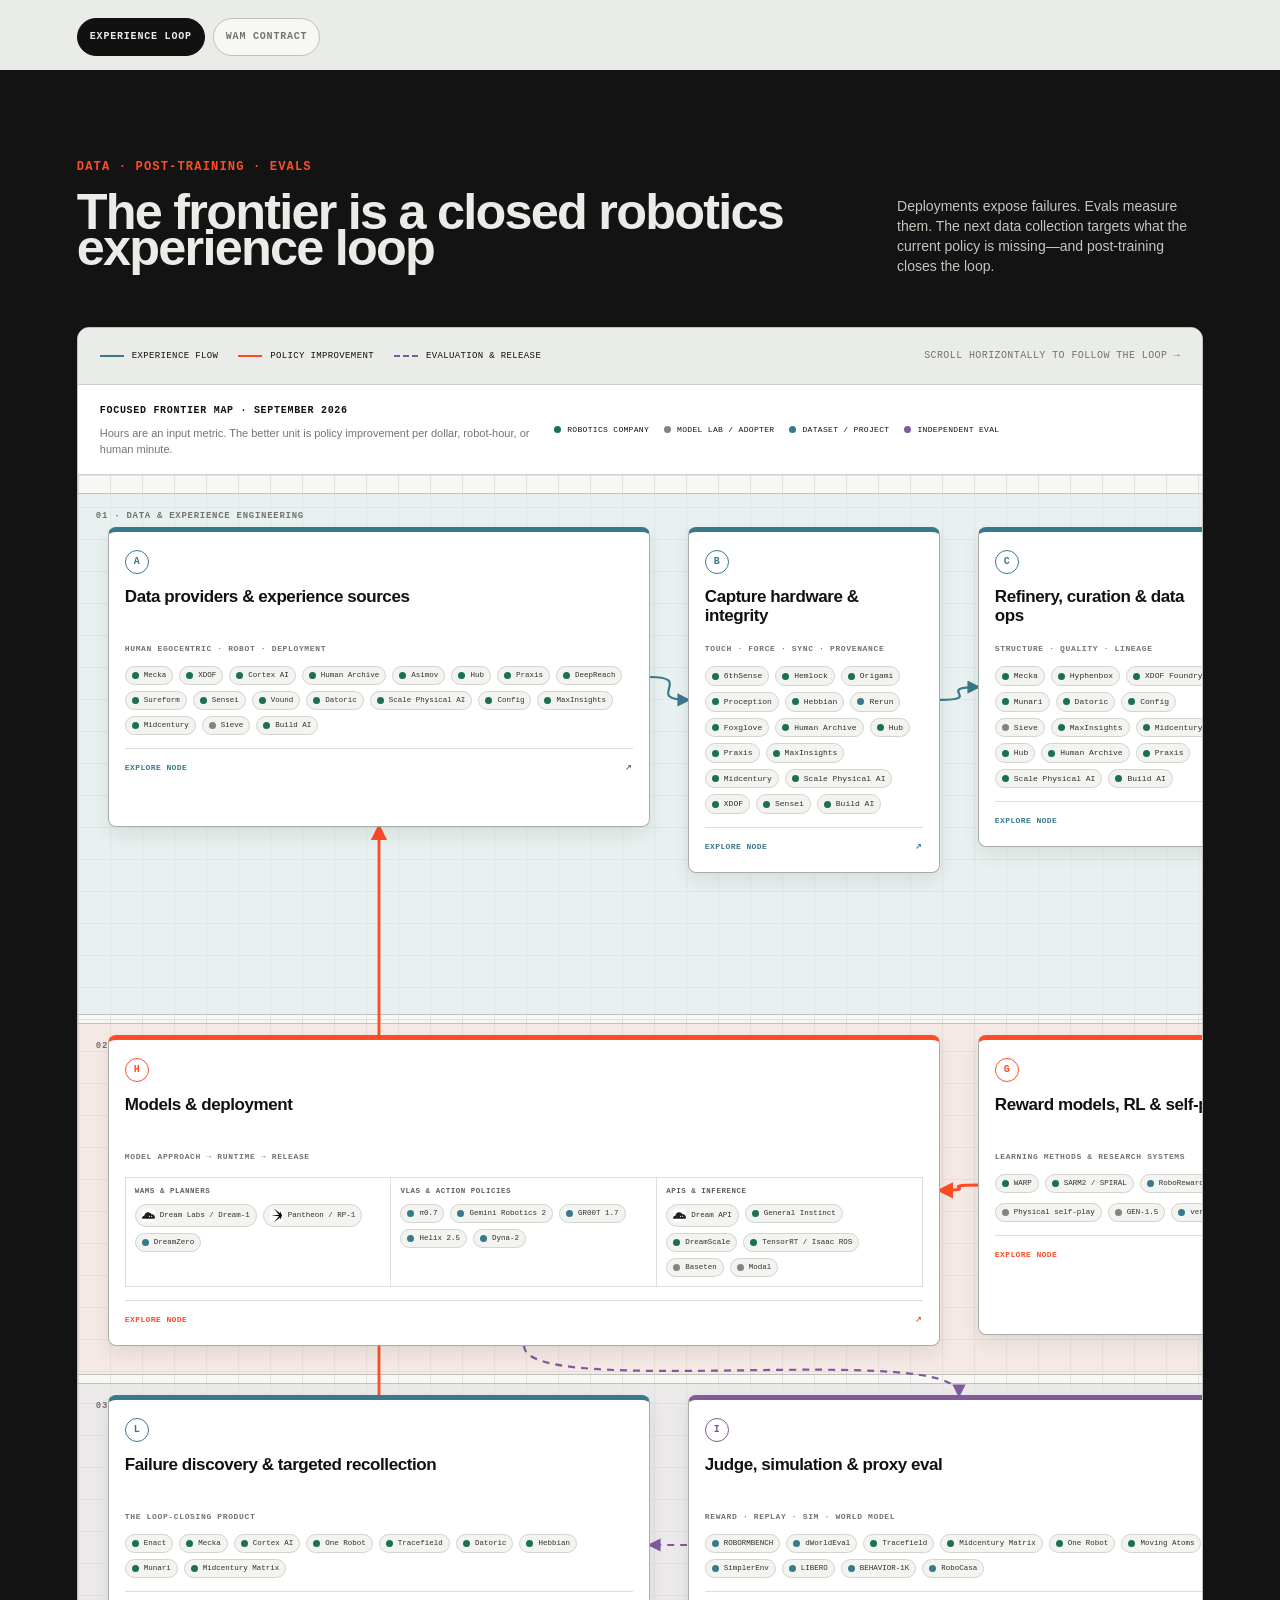
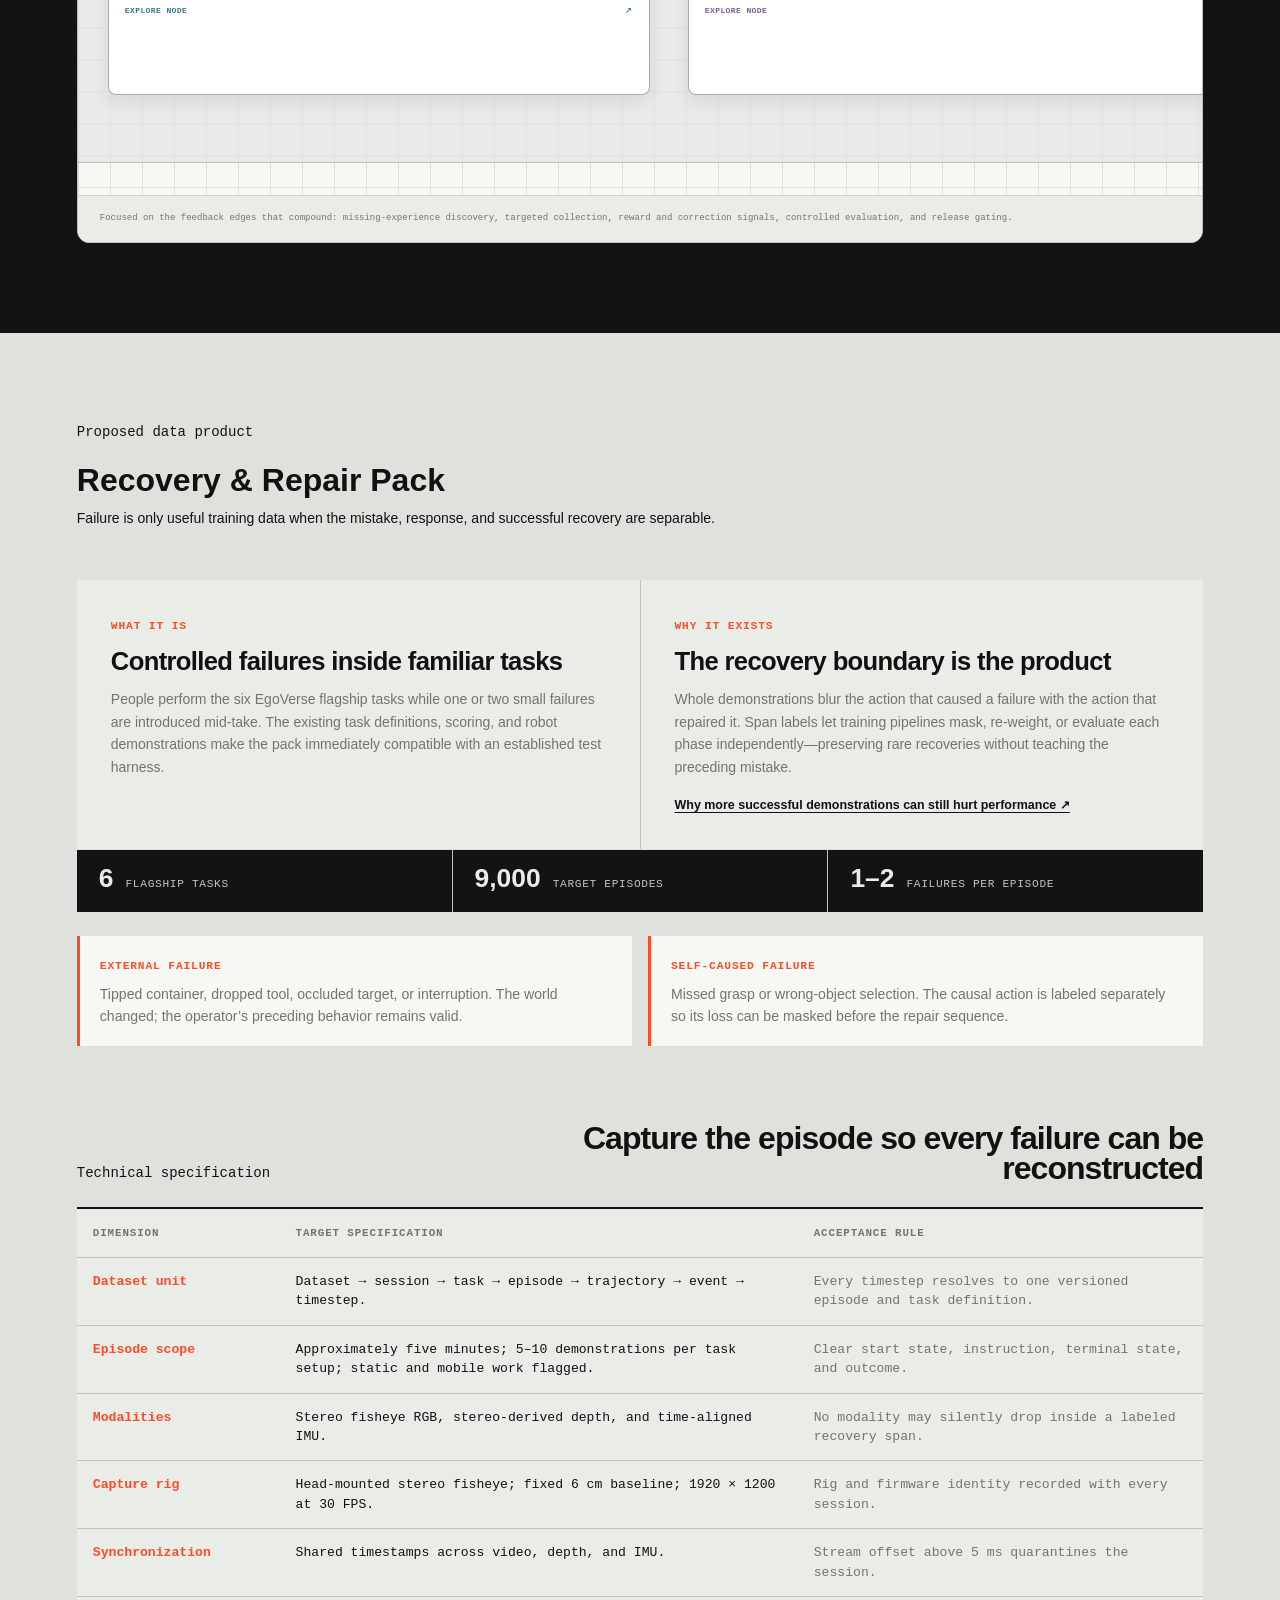
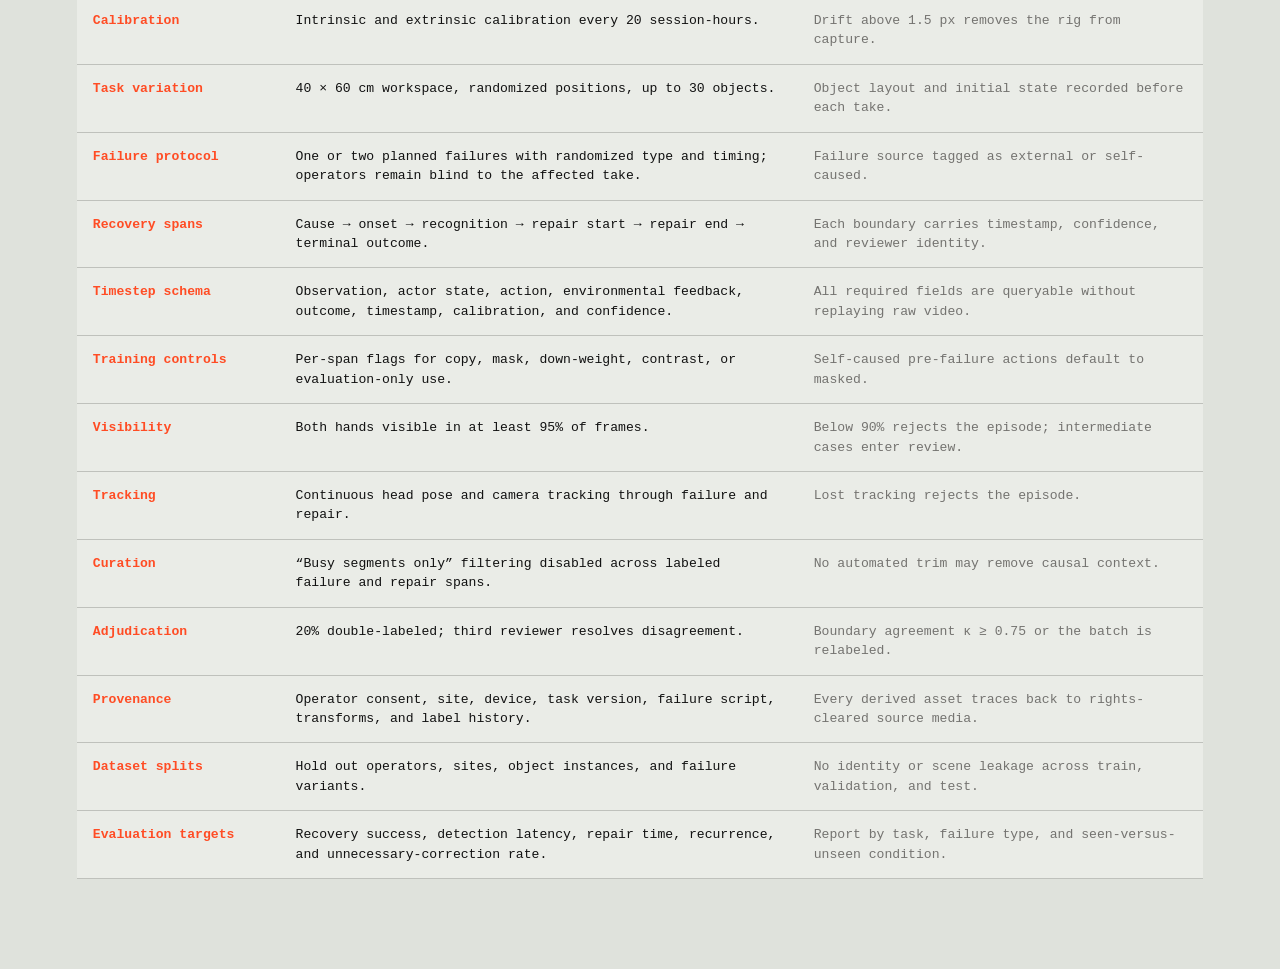
<file: index.html>
<!DOCTYPE html><html lang="en"><head>
<meta charset="utf-8">
<meta name="viewport" content="width=device-width, initial-scale=1">
<title>Robotics Experience Loop — Data, Post-training & Evals</title>
<meta name="description" content="An interactive map of the robotics experience loop connecting data, post-training, evaluation, and targeted recollection.">
<link rel="stylesheet" href="styles.css">
</head>
<body class="global-body">
<main> <div class="ego-page" data-astro-cid-bveimci4="">  <div class="case-nav-wrap bz-container"><nav class="case-nav" aria-label="Case studies"><a href="index.html" aria-current="page">Experience loop</a><a href="wam.html">WAM contract</a></nav></div> <section class="ego-loop-section" aria-labelledby="loop-heading" data-astro-cid-bveimci4=""> <div class="bz-container" data-astro-cid-bveimci4=""> <div class="ego-section-heading" data-astro-cid-bveimci4=""> <div data-astro-cid-bveimci4=""> <p class="ego-kicker" data-astro-cid-bveimci4="">Data · post-training · evals</p> <h2 id="loop-heading" data-astro-cid-bveimci4="">The frontier is a closed robotics experience loop</h2> </div> <p data-astro-cid-bveimci4="">Deployments expose failures. Evals measure them. The next data collection targets what the current policy is missing—and post-training closes the loop.</p> </div> <div class="ego-loop-shell" data-astro-cid-bveimci4="">
  <div class="stack-toolbar">
    <div class="stack-legend" aria-label="Connection legend">
      <span><i class="stack-legend__line stack-legend__line--data"></i>Experience flow</span>
      <span><i class="stack-legend__line stack-legend__line--learning"></i>Policy improvement</span>
      <span><i class="stack-legend__line stack-legend__line--assurance"></i>Evaluation &amp; release</span>
    </div>
    <p>Scroll horizontally to follow the loop <span aria-hidden="true">→</span></p>
  </div>
  <aside class="stack-audit" aria-label="Market-player audit key">
    <div class="stack-audit__copy"><strong>Focused frontier map · September 2026</strong><p>Hours are an input metric. The better unit is policy improvement per dollar, robot-hour, or human minute.</p></div>
    <div class="stack-kind-legend">
      <span><i class="kind-dot kind-dot--robotics"></i>Robotics company</span>
      <span><i class="kind-dot kind-dot--general"></i>Model lab / adopter</span>
      <span><i class="kind-dot kind-dot--asset"></i>Dataset / project</span>
      <span><i class="kind-dot kind-dot--assurance"></i>Independent eval</span>
    </div>
  </aside>
  <div class="stack-viewport" data-stack-viewport="" tabindex="0" aria-label="Interactive robotics data, post-training and evals market map">
    <div class="stack-canvas stack-canvas--focused stack-canvas--expanded" data-stack-canvas="">
      <div class="stack-lane stack-lane--value"><span>01 · Data &amp; experience engineering</span></div>
      <div class="stack-lane stack-lane--feedback"><span>02 · Models, post-training, inference &amp; release</span></div>
      <div class="stack-lane stack-lane--refinery"><span>03 · Evals, safety &amp; next collection</span></div>
      <svg class="stack-edges" data-stack-edges="" aria-hidden="true"></svg>

      <article class="stack-node stack-node--data stack-node--broad stack-node--human-market" style="--x:30px;--y:52px" data-node="A" data-detail="focus-sources" tabindex="0" role="button" aria-label="Open details for Data providers and experience sources">
        <span class="stack-node__id">A</span><h3>Data providers &amp; experience sources</h3><span class="stack-node__label">Human egocentric · robot · deployment</span>
        <div class="stack-node__players"><a class="stack-player stack-player--robotics" href="https://www.mecka.ai/" target="_blank" rel="noreferrer">Mecka</a><a class="stack-player stack-player--robotics" href="https://www.xdof.ai/" target="_blank" rel="noreferrer">XDOF</a><a class="stack-player stack-player--robotics" href="https://www.ycombinator.com/companies/cortex-ai" target="_blank" rel="noreferrer">Cortex AI</a><a class="stack-player stack-player--robotics" href="https://www.ycombinator.com/companies/human-archive" target="_blank" rel="noreferrer">Human Archive</a><a class="stack-player stack-player--robotics" href="https://www.ycombinator.com/companies/asimov" target="_blank" rel="noreferrer">Asimov</a><a class="stack-player stack-player--robotics" href="https://www.ycombinator.com/companies/hub" target="_blank" rel="noreferrer">Hub</a><a class="stack-player stack-player--robotics" href="https://www.ycombinator.com/companies/praxis-robotics" target="_blank" rel="noreferrer">Praxis</a><a class="stack-player stack-player--robotics" href="https://www.ycombinator.com/companies/deepreach-inc" target="_blank" rel="noreferrer">DeepReach</a><a class="stack-player stack-player--robotics" href="https://www.ycombinator.com/companies/sureform" target="_blank" rel="noreferrer">Sureform</a><a class="stack-player stack-player--robotics" href="https://www.ycombinator.com/companies/sensei" target="_blank" rel="noreferrer">Sensei</a><a class="stack-player stack-player--robotics" href="https://speedrun.a16z.com/companies/vound" target="_blank" rel="noreferrer">Vound</a><a class="stack-player stack-player--robotics" href="https://www.ycombinator.com/companies/datoric" target="_blank" rel="noreferrer">Datoric</a><a class="stack-player stack-player--robotics" href="https://scale.com/physical-ai" target="_blank" rel="noreferrer">Scale Physical AI</a><a class="stack-player stack-player--robotics" href="https://config.inc/" target="_blank" rel="noreferrer">Config</a><a class="stack-player stack-player--robotics" href="https://www.maxinsights.ai/" target="_blank" rel="noreferrer">MaxInsights</a><a class="stack-player stack-player--robotics" href="https://www.midcentury.xyz/" target="_blank" rel="noreferrer">Midcentury</a><a class="stack-player stack-player--general" href="https://www.sieve.ai/" target="_blank" rel="noreferrer">Sieve</a><a class="stack-player stack-player--robotics" href="https://www.build.ai/" target="_blank" rel="noreferrer">Build AI</a></div>
        <span class="stack-node__open">Explore node <span aria-hidden="true">↗</span></span>
      </article>

      <article class="stack-node stack-node--data" style="--x:610px;--y:52px" data-node="B" data-detail="focus-capture" tabindex="0" role="button" aria-label="Open details for Capture hardware and integrity">
        <span class="stack-node__id">B</span><h3>Capture hardware &amp; integrity</h3><span class="stack-node__label">Touch · force · sync · provenance</span>
        <div class="stack-node__players"><a class="stack-player stack-player--robotics" href="https://www.ycombinator.com/companies/6thsense" target="_blank" rel="noreferrer">6thSense</a><a class="stack-player stack-player--robotics" href="https://www.ycombinator.com/companies/hemlock" target="_blank" rel="noreferrer">Hemlock</a><a class="stack-player stack-player--robotics" href="https://www.ycombinator.com/companies/origami-robotics" target="_blank" rel="noreferrer">Origami</a><a class="stack-player stack-player--robotics" href="https://www.ycombinator.com/companies/proception-inc" target="_blank" rel="noreferrer">Proception</a><a class="stack-player stack-player--robotics" href="https://www.ycombinator.com/companies/hebbian-robotics" target="_blank" rel="noreferrer">Hebbian</a><a class="stack-player stack-player--asset" href="https://rerun.io/" target="_blank" rel="noreferrer">Rerun</a><a class="stack-player stack-player--robotics" href="https://foxglove.dev/" target="_blank" rel="noreferrer">Foxglove</a><a class="stack-player stack-player--robotics" href="https://www.ycombinator.com/companies/human-archive" target="_blank" rel="noreferrer">Human Archive</a><a class="stack-player stack-player--robotics" href="https://hub.xyz/" target="_blank" rel="noreferrer">Hub</a><a class="stack-player stack-player--robotics" href="https://www.ycombinator.com/companies/praxis-robotics" target="_blank" rel="noreferrer">Praxis</a><a class="stack-player stack-player--robotics" href="https://www.maxinsights.ai/" target="_blank" rel="noreferrer">MaxInsights</a><a class="stack-player stack-player--robotics" href="https://www.midcentury.xyz/" target="_blank" rel="noreferrer">Midcentury</a><a class="stack-player stack-player--robotics" href="https://scale.com/physical-ai" target="_blank" rel="noreferrer">Scale Physical AI</a><a class="stack-player stack-player--robotics" href="https://www.xdof.ai/" target="_blank" rel="noreferrer">XDOF</a><a class="stack-player stack-player--robotics" href="https://www.ycombinator.com/companies/sensei" target="_blank" rel="noreferrer">Sensei</a><a class="stack-player stack-player--robotics" href="https://www.build.ai/" target="_blank" rel="noreferrer">Build AI</a></div>
        <span class="stack-node__open">Explore node <span aria-hidden="true">↗</span></span>
      </article>

      <article class="stack-node stack-node--data" style="--x:900px;--y:52px" data-node="C" data-detail="focus-refinery" tabindex="0" role="button" aria-label="Open details for Refinery, curation and data operations">
        <span class="stack-node__id">C</span><h3>Refinery, curation &amp; data ops</h3><span class="stack-node__label">Structure · quality · lineage</span>
        <div class="stack-node__players"><a class="stack-player stack-player--robotics" href="https://www.mecka.ai/" target="_blank" rel="noreferrer">Mecka</a><a class="stack-player stack-player--robotics" href="https://hyphenbox.com/" target="_blank" rel="noreferrer">Hyphenbox</a><a class="stack-player stack-player--robotics" href="https://datasets.xdof.ai/" target="_blank" rel="noreferrer">XDOF Foundry</a><a class="stack-player stack-player--robotics" href="https://speedrun.a16z.com/companies/munari" target="_blank" rel="noreferrer">Munari</a><a class="stack-player stack-player--robotics" href="https://www.ycombinator.com/companies/datoric" target="_blank" rel="noreferrer">Datoric</a><a class="stack-player stack-player--robotics" href="https://config.inc/" target="_blank" rel="noreferrer">Config</a><a class="stack-player stack-player--general" href="https://www.sieve.ai/" target="_blank" rel="noreferrer">Sieve</a><a class="stack-player stack-player--robotics" href="https://www.maxinsights.ai/" target="_blank" rel="noreferrer">MaxInsights</a><a class="stack-player stack-player--robotics" href="https://www.midcentury.xyz/" target="_blank" rel="noreferrer">Midcentury</a><a class="stack-player stack-player--robotics" href="https://hub.xyz/" target="_blank" rel="noreferrer">Hub</a><a class="stack-player stack-player--robotics" href="https://www.ycombinator.com/companies/human-archive" target="_blank" rel="noreferrer">Human Archive</a><a class="stack-player stack-player--robotics" href="https://www.ycombinator.com/companies/praxis-robotics" target="_blank" rel="noreferrer">Praxis</a><a class="stack-player stack-player--robotics" href="https://scale.com/physical-ai" target="_blank" rel="noreferrer">Scale Physical AI</a><a class="stack-player stack-player--robotics" href="https://www.build.ai/" target="_blank" rel="noreferrer">Build AI</a></div>
        <span class="stack-node__open">Explore node <span aria-hidden="true">↗</span></span>
      </article>

      <article class="stack-node stack-node--data" style="--x:1190px;--y:52px" data-node="D" data-detail="focus-utility" tabindex="0" role="button" aria-label="Open details for Selection, rewards and valuation">
        <span class="stack-node__id">D</span><h3>Selection, rewards &amp; valuation</h3><span class="stack-node__label">Policy-conditioned utility</span>
        <div class="stack-node__players"><a class="stack-player stack-player--asset" href="https://proceedings.iclr.cc/paper_files/paper/2026/hash/033d9e8dbbbc0ad90e59222cf1db0fc2-Abstract-Conference.html" target="_blank" rel="noreferrer">DataMIL</a><a class="stack-player stack-player--asset" href="https://arxiv.org/abs/2603.09056" target="_blank" rel="noreferrer">QoQ</a><a class="stack-player stack-player--robotics" href="https://www.xdof.ai/blog/warp-rm" target="_blank" rel="noreferrer">WARP</a><a class="stack-player stack-player--robotics" href="https://www.xdof.ai/blog/sarm2" target="_blank" rel="noreferrer">SARM2</a><a class="stack-player stack-player--asset" href="https://arxiv.org/abs/2601.00675" target="_blank" rel="noreferrer">RoboReward</a><a class="stack-player stack-player--robotics" href="https://hyphenbox.com/" target="_blank" rel="noreferrer">Hyphenbox</a></div>
        <span class="stack-node__open">Explore node <span aria-hidden="true">↗</span></span>
      </article>

      <article class="stack-node stack-node--data" style="--x:1480px;--y:52px" data-node="E" data-detail="focus-experience" tabindex="0" role="button" aria-label="Open details for Datasets and synthetic experience">
        <span class="stack-node__id">E</span><h3>Datasets &amp; synthetic experience</h3><span class="stack-node__label">Training-ready learning units</span>
        <div class="stack-node__players"><a class="stack-player stack-player--robotics" href="#recovery-heading">EgoVerse / Recovery Pack</a><a class="stack-player stack-player--asset" href="https://www.xdof.ai/blog/abc-130k" target="_blank" rel="noreferrer">ABC-130K</a><a class="stack-player stack-player--asset" href="https://config.inc/" target="_blank" rel="noreferrer">HABIT</a><a class="stack-player stack-player--asset" href="https://droid-dataset.github.io/" target="_blank" rel="noreferrer">DROID</a><a class="stack-player stack-player--asset" href="https://robotics-transformer-x.github.io/" target="_blank" rel="noreferrer">Open X-Embodiment</a><a class="stack-player stack-player--asset" href="https://rail-berkeley.github.io/bridgedata/" target="_blank" rel="noreferrer">BridgeData V2</a><a class="stack-player stack-player--asset" href="https://rh20t.github.io/" target="_blank" rel="noreferrer">RH20T</a><a class="stack-player stack-player--asset" href="https://huggingface.co/datasets/spatial-ai/sea-small" target="_blank" rel="noreferrer">Philon SEA</a><a class="stack-player stack-player--robotics" href="https://www.ycombinator.com/companies/moving-atoms" target="_blank" rel="noreferrer">Moving Atoms</a><a class="stack-player stack-player--general" href="https://www.sieve.ai/" target="_blank" rel="noreferrer">Sieve</a><a class="stack-player stack-player--asset" href="https://www.midcentury.xyz/datasets/" target="_blank" rel="noreferrer">Midcentury</a><a class="stack-player stack-player--robotics" href="https://www.maxinsights.ai/" target="_blank" rel="noreferrer">MaxInsights</a><a class="stack-player stack-player--asset" href="https://huggingface.co/datasets/humanarchive/HA-Ego-1K" target="_blank" rel="noreferrer">HA-Ego-1K</a><a class="stack-player stack-player--robotics" href="https://hub.xyz/" target="_blank" rel="noreferrer">Hub</a><a class="stack-player stack-player--robotics" href="https://scale.com/physical-ai" target="_blank" rel="noreferrer">Scale Physical AI</a><a class="stack-player stack-player--asset" href="https://huggingface.co/datasets/builddotai/Egocentric-100K" target="_blank" rel="noreferrer">Egocentric-100K</a></div>
        <span class="stack-node__open">Explore node <span aria-hidden="true">↗</span></span>
      </article>

      <article class="stack-node stack-node--intelligence stack-node--broad stack-node--post-market" style="--x:1480px;--y:560px" data-node="F" data-detail="focus-post" tabindex="0" role="button" aria-label="Open details for Post-training providers and operators">
        <span class="stack-node__id">F</span><h3>Post-training providers &amp; operators</h3><span class="stack-node__label">Corrections · real-world RL · fleet learning</span>
        <div class="stack-node__players"><a class="stack-player stack-player--robotics" href="https://www.ycombinator.com/companies/enact" target="_blank" rel="noreferrer">Enact</a><a class="stack-player stack-player--robotics" href="https://www.xdof.ai/blog/sarm2" target="_blank" rel="noreferrer">XDOF</a><a class="stack-player stack-player--general" href="https://arxiv.org/abs/2511.14759" target="_blank" rel="noreferrer">Physical Intelligence</a><a class="stack-player stack-player--general" href="https://arxiv.org/abs/2601.03044" target="_blank" rel="noreferrer">AgiBot</a><a class="stack-player stack-player--robotics" href="https://www.ycombinator.com/companies/axis-robotics" target="_blank" rel="noreferrer">Axis V2</a><a class="stack-player stack-player--general" href="https://skild.ai/blogs/physical-self-play" target="_blank" rel="noreferrer">Skild</a><a class="stack-player stack-player--general" href="https://generalistai.com/blog/gen-1.5" target="_blank" rel="noreferrer">Generalist</a><a class="stack-player stack-player--robotics" href="https://www.ycombinator.com/companies/cortex-ai" target="_blank" rel="noreferrer">Cortex AI</a><a class="stack-player stack-player--robotics" href="https://www.mecka.ai/" target="_blank" rel="noreferrer">Mecka</a><a class="stack-player stack-player--general" href="https://developer.nvidia.com/isaac/lab" target="_blank" rel="noreferrer">Isaac Lab</a><a class="stack-player stack-player--asset" href="https://huggingface.co/docs/lerobot/" target="_blank" rel="noreferrer">LeRobot</a><a class="stack-player stack-player--asset" href="https://github.com/verl-project/verl-vla" target="_blank" rel="noreferrer">verl-vla</a><a class="stack-player stack-player--robotics" href="https://scale.com/physical-ai" target="_blank" rel="noreferrer">Scale Physical AI</a><a class="stack-player stack-player--robotics" href="https://www.midcentury.xyz/" target="_blank" rel="noreferrer">Midcentury Matrix</a><a class="stack-player stack-player--robotics" href="https://www.build.ai/" target="_blank" rel="noreferrer">Build AI</a></div>
        <span class="stack-node__open">Explore node <span aria-hidden="true">↗</span></span>
      </article>

      <article class="stack-node stack-node--intelligence stack-node--broad stack-node--reward-market" style="--x:900px;--y:560px" data-node="G" data-detail="focus-practice" tabindex="0" role="button" aria-label="Open details for Reward models, RL and self-practice">
        <span class="stack-node__id">G</span><h3>Reward models, RL &amp; self-practice</h3><span class="stack-node__label">Learning methods &amp; research systems</span>
        <div class="stack-node__players"><a class="stack-player stack-player--robotics" href="https://www.xdof.ai/blog/warp-rm" target="_blank" rel="noreferrer">WARP</a><a class="stack-player stack-player--robotics" href="https://www.xdof.ai/blog/sarm2" target="_blank" rel="noreferrer">SARM2 / SPIRAL</a><a class="stack-player stack-player--asset" href="https://arxiv.org/abs/2601.00675" target="_blank" rel="noreferrer">RoboReward</a><a class="stack-player stack-player--asset" href="https://arxiv.org/abs/2511.14759" target="_blank" rel="noreferrer">RECAP</a><a class="stack-player stack-player--asset" href="https://arxiv.org/abs/2601.03044" target="_blank" rel="noreferrer">SOP</a><a class="stack-player stack-player--asset" href="https://arxiv.org/abs/2605.00416" target="_blank" rel="noreferrer">LWD</a><a class="stack-player stack-player--asset" href="https://arxiv.org/abs/2604.21741" target="_blank" rel="noreferrer">Hi-WM</a><a class="stack-player stack-player--general" href="https://skild.ai/blogs/physical-self-play" target="_blank" rel="noreferrer">Physical self-play</a><a class="stack-player stack-player--general" href="https://generalistai.com/blog/gen-1.5" target="_blank" rel="noreferrer">GEN-1.5</a><a class="stack-player stack-player--asset" href="https://github.com/verl-project/verl-vla" target="_blank" rel="noreferrer">verl-vla</a></div>
        <span class="stack-node__open">Explore node <span aria-hidden="true">↗</span></span>
      </article>

      <article class="stack-node stack-node--intelligence stack-node--broad stack-node--models-market" style="--x:30px;--y:560px" data-node="H" data-detail="focus-candidate" tabindex="0" role="button" aria-label="Open details for model approaches, APIs, inference and release">
        <span class="stack-node__id">H</span><h3>Models &amp; deployment</h3><span class="stack-node__label">Model approach → runtime → release</span>
        <div class="stack-model-groups">
          <section class="stack-model-group" aria-label="World Action Models and planners">
            <h4>WAMs &amp; planners</h4>
            <div class="stack-node__players"><a class="stack-player stack-player--asset stack-player--has-logo" href="https://dreamlabs.ai/" target="_blank" rel="noreferrer"><img class="stack-player__logo" src="assets/dream-labs-mark.svg" alt="">Dream Labs / Dream-1</a><a class="stack-player stack-player--asset stack-player--has-logo" href="https://pantheon.inc/research/introducing-rp1" target="_blank" rel="noreferrer"><img class="stack-player__logo" src="assets/pantheon-mark.svg" alt="">Pantheon / RP-1</a><a class="stack-player stack-player--asset" href="https://arxiv.org/abs/2602.15922" target="_blank" rel="noreferrer">DreamZero</a></div>
          </section>
          <section class="stack-model-group" aria-label="Vision-language-action models and action policies">
            <h4>VLAs &amp; action policies</h4>
            <div class="stack-node__players"><a class="stack-player stack-player--asset" href="https://www.pi.website/download/pi07.pdf" target="_blank" rel="noreferrer">π0.7</a><a class="stack-player stack-player--asset" href="https://deepmind.google/blog/gemini-robotics-2-brings-whole-body-intelligence-to-robots/" target="_blank" rel="noreferrer">Gemini Robotics 2</a><a class="stack-player stack-player--asset" href="https://developer.nvidia.com/isaac/gr00t" target="_blank" rel="noreferrer">GR00T 1.7</a><a class="stack-player stack-player--asset" href="https://www.figure.ai/" target="_blank" rel="noreferrer">Helix 2.5</a><a class="stack-player stack-player--asset" href="https://www.dyna.co/dyna-2" target="_blank" rel="noreferrer">Dyna-2</a></div>
          </section>
          <section class="stack-model-group" aria-label="APIs and inference infrastructure">
            <h4>APIs &amp; inference</h4>
            <div class="stack-node__players"><a class="stack-player stack-player--robotics stack-player--has-logo" href="https://platform.dreamlabs.ai/" target="_blank" rel="noreferrer"><img class="stack-player__logo" src="assets/dream-labs-mark.svg" alt="">Dream API</a><a class="stack-player stack-player--robotics" href="https://general-instinct.com/#technology" target="_blank" rel="noreferrer">General Instinct</a><a class="stack-player stack-player--robotics" href="https://www.dreamscalelabs.com/" target="_blank" rel="noreferrer">DreamScale</a><a class="stack-player stack-player--robotics" href="https://developer.nvidia.com/isaac/ros" target="_blank" rel="noreferrer">TensorRT / Isaac ROS</a><a class="stack-player stack-player--general" href="https://www.baseten.co/" target="_blank" rel="noreferrer">Baseten</a><a class="stack-player stack-player--general" href="https://modal.com/products/inference" target="_blank" rel="noreferrer">Modal</a></div>
          </section>
        </div>
        <span class="stack-node__open">Explore node <span aria-hidden="true">↗</span></span>
      </article>

      <article class="stack-node stack-node--assurance stack-node--broad stack-node--proxy-market" style="--x:610px;--y:920px" data-node="I" data-detail="focus-judge" tabindex="0" role="button" aria-label="Open details for Judge, simulation and proxy evaluation">
        <span class="stack-node__id">I</span><h3>Judge, simulation &amp; proxy eval</h3><span class="stack-node__label">Reward · replay · sim · world model</span>
        <div class="stack-node__players"><a class="stack-player stack-player--asset" href="https://arxiv.org/abs/2609.05401" target="_blank" rel="noreferrer">ROBORMBENCH</a><a class="stack-player stack-player--asset" href="https://dworldeval.github.io/" target="_blank" rel="noreferrer">dWorldEval</a><a class="stack-player stack-player--robotics" href="https://www.tracefields.com/" target="_blank" rel="noreferrer">Tracefield</a><a class="stack-player stack-player--robotics" href="https://www.midcentury.xyz/" target="_blank" rel="noreferrer">Midcentury Matrix</a><a class="stack-player stack-player--robotics" href="https://www.ycombinator.com/companies/one-robot/jobs/LDM2P6d-founding-machine-learning-eval-layer" target="_blank" rel="noreferrer">One Robot</a><a class="stack-player stack-player--robotics" href="https://www.ycombinator.com/companies/moving-atoms" target="_blank" rel="noreferrer">Moving Atoms</a><a class="stack-player stack-player--asset" href="https://simpler-env.github.io/" target="_blank" rel="noreferrer">SimplerEnv</a><a class="stack-player stack-player--asset" href="https://libero-project.github.io/" target="_blank" rel="noreferrer">LIBERO</a><a class="stack-player stack-player--asset" href="https://behavior.stanford.edu/" target="_blank" rel="noreferrer">BEHAVIOR-1K</a><a class="stack-player stack-player--asset" href="https://robocasa.ai/" target="_blank" rel="noreferrer">RoboCasa</a></div>
        <span class="stack-node__open">Explore node <span aria-hidden="true">↗</span></span>
      </article>

      <article class="stack-node stack-node--assurance" style="--x:1190px;--y:920px" data-node="J" data-detail="focus-hardware" tabindex="0" role="button" aria-label="Open details for Controlled real-hardware evaluation">
        <span class="stack-node__id">J</span><h3>Controlled real-hardware eval</h3><span class="stack-node__label">Independent capability tests</span>
        <div class="stack-node__players"><a class="stack-player stack-player--assurance" href="https://robocurve.org/" target="_blank" rel="noreferrer">Robocurve</a><a class="stack-player stack-player--assurance" href="https://www.cooplabs.com/" target="_blank" rel="noreferrer">Coop</a><a class="stack-player stack-player--robotics" href="https://lightcompany.ai/robotics" target="_blank" rel="noreferrer">Prism</a><a class="stack-player stack-player--asset" href="https://robo-arena.github.io/" target="_blank" rel="noreferrer">RoboArena</a><a class="stack-player stack-player--asset" href="https://robodojo-benchmark.com/" target="_blank" rel="noreferrer">RoboDojo</a><a class="stack-player stack-player--asset" href="https://xpolicylab.github.io/" target="_blank" rel="noreferrer">XPolicyLab</a></div>
        <span class="stack-node__open">Explore node <span aria-hidden="true">↗</span></span>
      </article>

      <article class="stack-node stack-node--assurance stack-node--broad stack-node--eval-providers" style="--x:1480px;--y:920px" data-node="K" data-detail="focus-deployment-eval" tabindex="0" role="button" aria-label="Open details for Real-world, safety and economic evaluation">
        <span class="stack-node__id">K</span><h3>Real-world, safety &amp; economic eval</h3><span class="stack-node__label">Readiness, not a leaderboard</span>
        <div class="stack-node__players"><a class="stack-player stack-player--robotics" href="https://www.mecka.ai/blog/wetlab" target="_blank" rel="noreferrer">Mecka WetLabs</a><a class="stack-player stack-player--assurance" href="https://robocurve.org/roboharm/" target="_blank" rel="noreferrer">RoboHarm</a><a class="stack-player stack-player--assurance" href="https://speedrun.a16z.com/companies/safeworld" target="_blank" rel="noreferrer">SafeWorld</a><a class="stack-player stack-player--asset" href="https://worv-ai.github.io/costnav/" target="_blank" rel="noreferrer">CostNav</a><a class="stack-player stack-player--robotics" href="https://www.ycombinator.com/companies/enact" target="_blank" rel="noreferrer">Enact</a><a class="stack-player stack-player--robotics" href="https://www.xdof.ai/" target="_blank" rel="noreferrer">XDOF Evals</a><a class="stack-player stack-player--robotics" href="https://www.ycombinator.com/companies/cortex-ai" target="_blank" rel="noreferrer">Cortex Evals</a><a class="stack-player stack-player--robotics" href="https://www.ycombinator.com/companies/datoric" target="_blank" rel="noreferrer">Datoric Evals</a><a class="stack-player stack-player--assurance" href="https://www.cooplabs.com/" target="_blank" rel="noreferrer">Coop</a><a class="stack-player stack-player--robotics" href="https://scale.com/physical-ai" target="_blank" rel="noreferrer">Scale Evals</a></div>
        <span class="stack-node__open">Explore node <span aria-hidden="true">↗</span></span>
      </article>

      <article class="stack-node stack-node--data stack-node--broad stack-node--failure-market" style="--x:30px;--y:920px" data-node="L" data-detail="focus-failures" tabindex="0" role="button" aria-label="Open details for Failure discovery and targeted recollection">
        <span class="stack-node__id">L</span><h3>Failure discovery &amp; targeted recollection</h3><span class="stack-node__label">The loop-closing product</span>
        <div class="stack-node__players"><a class="stack-player stack-player--robotics" href="https://www.ycombinator.com/companies/enact" target="_blank" rel="noreferrer">Enact</a><a class="stack-player stack-player--robotics" href="https://www.mecka.ai/" target="_blank" rel="noreferrer">Mecka</a><a class="stack-player stack-player--robotics" href="https://www.ycombinator.com/companies/cortex-ai" target="_blank" rel="noreferrer">Cortex AI</a><a class="stack-player stack-player--robotics" href="https://www.ycombinator.com/companies/one-robot/jobs/LDM2P6d-founding-machine-learning-eval-layer" target="_blank" rel="noreferrer">One Robot</a><a class="stack-player stack-player--robotics" href="https://www.tracefields.com/" target="_blank" rel="noreferrer">Tracefield</a><a class="stack-player stack-player--robotics" href="https://www.ycombinator.com/companies/datoric" target="_blank" rel="noreferrer">Datoric</a><a class="stack-player stack-player--robotics" href="https://www.ycombinator.com/companies/hebbian-robotics" target="_blank" rel="noreferrer">Hebbian</a><a class="stack-player stack-player--robotics" href="https://speedrun.a16z.com/companies/munari" target="_blank" rel="noreferrer">Munari</a><a class="stack-player stack-player--robotics" href="https://www.midcentury.xyz/" target="_blank" rel="noreferrer">Midcentury Matrix</a></div>
        <span class="stack-node__open">Explore node <span aria-hidden="true">↗</span></span>
      </article>
    </div>
  </div>
  <p class="stack-footnote">Focused on the feedback edges that compound: missing-experience discovery, targeted collection, reward and correction signals, controlled evaluation, and release gating.</p>
  </div> </div> </section>   <section class="ego-recovery bz-container" aria-labelledby="recovery-heading">
  <div class="ego-section-heading ego-section-heading--rule">
    <div>
      <p class="ego-kicker">Proposed data product</p>
      <h2 id="recovery-heading">Recovery &amp; Repair Pack</h2>
    </div>
    <p>Failure is only useful training data when the mistake, response, and successful recovery are separable.</p>
  </div>

  <div class="ego-pack-intro">
    <article>
      <span>What it is</span>
      <h3>Controlled failures inside familiar tasks</h3>
      <p>People perform the six EgoVerse flagship tasks while one or two small failures are introduced mid-take. The existing task definitions, scoring, and robot demonstrations make the pack immediately compatible with an established test harness.</p>
    </article>
    <article>
      <span>Why it exists</span>
      <h3>The recovery boundary is the product</h3>
      <p>Whole demonstrations blur the action that caused a failure with the action that repaired it. Span labels let training pipelines mask, re-weight, or evaluate each phase independently—preserving rare recoveries without teaching the preceding mistake.</p>
      <a href="https://www.xdof.ai/blog/sarm2" target="_blank" rel="noreferrer">Why more successful demonstrations can still hurt performance ↗</a>
    </article>
  </div>

  <div class="ego-pack-stats" aria-label="Pack scope">
    <div><strong>6</strong><span>Flagship tasks</span></div>
    <div><strong>9,000</strong><span>Target episodes</span></div>
    <div><strong>1–2</strong><span>Failures per episode</span></div>
  </div>

  <div class="ego-failure-types">
    <article>
      <span>External failure</span>
      <p>Tipped container, dropped tool, occluded target, or interruption. The world changed; the operator’s preceding behavior remains valid.</p>
    </article>
    <article>
      <span>Self-caused failure</span>
      <p>Missed grasp or wrong-object selection. The causal action is labeled separately so its loss can be masked before the repair sequence.</p>
    </article>
  </div>

  <div class="ego-spec-heading">
    <p class="ego-kicker">Technical specification</p>
    <h3>Capture the episode so every failure can be reconstructed</h3>
  </div>

  <div class="ego-spec-table-wrap">
    <table>
      <thead><tr><th scope="col">Dimension</th><th scope="col">Target specification</th><th scope="col">Acceptance rule</th></tr></thead>
      <tbody>
        <tr><th scope="row">Dataset unit</th><td>Dataset → session → task → episode → trajectory → event → timestep.</td><td>Every timestep resolves to one versioned episode and task definition.</td></tr>
        <tr><th scope="row">Episode scope</th><td>Approximately five minutes; 5–10 demonstrations per task setup; static and mobile work flagged.</td><td>Clear start state, instruction, terminal state, and outcome.</td></tr>
        <tr><th scope="row">Modalities</th><td>Stereo fisheye RGB, stereo-derived depth, and time-aligned IMU.</td><td>No modality may silently drop inside a labeled recovery span.</td></tr>
        <tr><th scope="row">Capture rig</th><td>Head-mounted stereo fisheye; fixed 6 cm baseline; 1920 × 1200 at 30 FPS.</td><td>Rig and firmware identity recorded with every session.</td></tr>
        <tr><th scope="row">Synchronization</th><td>Shared timestamps across video, depth, and IMU.</td><td>Stream offset above 5 ms quarantines the session.</td></tr>
        <tr><th scope="row">Calibration</th><td>Intrinsic and extrinsic calibration every 20 session-hours.</td><td>Drift above 1.5 px removes the rig from capture.</td></tr>
        <tr><th scope="row">Task variation</th><td>40 × 60 cm workspace, randomized positions, up to 30 objects.</td><td>Object layout and initial state recorded before each take.</td></tr>
        <tr><th scope="row">Failure protocol</th><td>One or two planned failures with randomized type and timing; operators remain blind to the affected take.</td><td>Failure source tagged as external or self-caused.</td></tr>
        <tr><th scope="row">Recovery spans</th><td>Cause → onset → recognition → repair start → repair end → terminal outcome.</td><td>Each boundary carries timestamp, confidence, and reviewer identity.</td></tr>
        <tr><th scope="row">Timestep schema</th><td>Observation, actor state, action, environmental feedback, outcome, timestamp, calibration, and confidence.</td><td>All required fields are queryable without replaying raw video.</td></tr>
        <tr><th scope="row">Training controls</th><td>Per-span flags for copy, mask, down-weight, contrast, or evaluation-only use.</td><td>Self-caused pre-failure actions default to masked.</td></tr>
        <tr><th scope="row">Visibility</th><td>Both hands visible in at least 95% of frames.</td><td>Below 90% rejects the episode; intermediate cases enter review.</td></tr>
        <tr><th scope="row">Tracking</th><td>Continuous head pose and camera tracking through failure and repair.</td><td>Lost tracking rejects the episode.</td></tr>
        <tr><th scope="row">Curation</th><td>“Busy segments only” filtering disabled across labeled failure and repair spans.</td><td>No automated trim may remove causal context.</td></tr>
        <tr><th scope="row">Adjudication</th><td>20% double-labeled; third reviewer resolves disagreement.</td><td>Boundary agreement κ ≥ 0.75 or the batch is relabeled.</td></tr>
        <tr><th scope="row">Provenance</th><td>Operator consent, site, device, task version, failure script, transforms, and label history.</td><td>Every derived asset traces back to rights-cleared source media.</td></tr>
        <tr><th scope="row">Dataset splits</th><td>Hold out operators, sites, object instances, and failure variants.</td><td>No identity or scene leakage across train, validation, and test.</td></tr>
        <tr><th scope="row">Evaluation targets</th><td>Recovery success, detection latency, repair time, recurrence, and unnecessary-correction rate.</td><td>Report by task, failure type, and seen-versus-unseen condition.</td></tr>
      </tbody>
    </table>
  </div></section> </div> <div class="ego-drawer-backdrop" data-drawer-backdrop="" hidden="" data-astro-cid-bveimci4=""></div> <aside class="ego-drawer" data-drawer="" aria-hidden="true" aria-labelledby="drawer-title" data-astro-cid-bveimci4=""> <div class="ego-drawer__header" data-astro-cid-bveimci4=""> <div data-astro-cid-bveimci4=""> <p class="ego-kicker" data-drawer-kicker="" data-astro-cid-bveimci4="">Loop stage</p> <h2 id="drawer-title" data-drawer-title="" data-astro-cid-bveimci4="">Physical task</h2> </div> <button type="button" class="ego-drawer__close" data-drawer-close="" aria-label="Close detail panel" data-astro-cid-bveimci4="">×</button> </div> <div class="ego-drawer__body" data-drawer-body="" data-astro-cid-bveimci4=""></div> </aside>  </main>
<script>const g={"plane-data":{kicker:"Plane 01",title:"Data production & refinement",summary:"This plane turns physical experience into governed, queryable, training-ready evidence. Its output is not raw footage; it is structured experience with provenance.",question:"Can we reconstruct what happened, why it happened, and whether it worked?",groups:[{label:"Production",items:["Human first-person capture","Robot-native sensing","Teleoperation","Third-person workplace data","Simulation and synthetic trajectories","Enterprise process systems"]},{label:"Refinement",items:["Ingestion","Synchronization","Calibration","Cleaning","Segmentation","Annotation","Quality assurance","Privacy filtering","Ontology management","Versioning and lineage"]},{label:"Outputs",items:["Episodes","Trajectories","Observation-action pairs","Failure and recovery examples","Preference pairs","Reward and outcome signals"]}],metrics:["Usable episode yield","Outcome coverage","Synchronization quality","Label consistency","Rights coverage"],risks:["Missing action context","Weak outcome labels","Privacy leakage","Coverage bias","Untraceable transformations"]},"plane-intelligence":{kicker:"Plane 02",title:"Compute & intelligence",summary:"This plane turns structured experience into representations, world models, policies, and real-time decisions that can act through a robot.",question:"Can the system understand, decide, and act within the latency and safety envelope of the task?",groups:[{label:"Representations",items:["Vision and video encoders","Language models","Spatial and 3D models","Tactile and proprioceptive encoders","Multimodal fusion","World models"]},{label:"Decision systems",items:["Task decomposition","Semantic and motion planning","Policy models","Skill libraries","Long-horizon memory","Uncertainty estimation"]},{label:"Runtime",items:["Compilation","Quantization","Edge acceleration","Caching","Real-time scheduling","Safety filters","Deterministic control fallback"]}],metrics:["Task success","Generalization","Inference latency","Energy per action","Calibration"],risks:["Distribution shift","Hallucinated affordances","Unsafe actions","Latency overruns","Catastrophic forgetting"]},"plane-operations":{kicker:"Plane 03",title:"Deployment, evaluation & operations",summary:"This plane determines whether model capability survives contact with a real workflow and produces a measurable operational outcome.",question:"Does the full system create reliable economic value under real-world conditions?",groups:[{label:"Deployment",items:["Workcell integration","Provisioning","Monitoring","Human escalation","Teleoperation fallback","Maintenance","Updates and rollback"]},{label:"Evaluation",items:["Offline benchmarks","Simulation","Software-in-loop","Hardware-in-loop","Structured field trials","Shadow deployment","Fleet evaluation"]},{label:"Feedback",items:["Failure mining","Novelty detection","Intervention review","Active-learning selection","Curriculum design","Dataset balancing"]}],metrics:["Uptime","Intervention rate","Cost per task","Throughput","Payback period"],risks:["Unowned exceptions","Poor observability","Unsafe update rollout","Maintenance burden","Benchmark-production gap"]},"plane-institutions":{kicker:"Plane 04",title:"Institutions & end markets",summary:"The loop sits inside an ecosystem of research, infrastructure, labor, procurement, standards, insurance, and industry-specific workflows.",question:"Who owns the data, bears the risk, approves deployment, and captures the resulting value?",groups:[{label:"Knowledge producers",items:["Model and AI labs","Robotics labs","Universities","National laboratories","Wet labs","Corporate R&D"]},{label:"Operators and enablers",items:["Data owners","Infrastructure suppliers","Systems integrators","Robot operators","Testing organizations","Insurers"]},{label:"Enterprise roles",items:["Economic buyer","Operational user","Technical integrator","Data owner","Security approver","Safety approver","Procurement","Legal and labor stakeholders"]}]},"physical-task":{kicker:"Loop stage 01",title:"Physical task",summary:"A person or robot acts on objects inside a real environment under a concrete instruction and success criterion. This is where intent, physics, and economic value meet.",question:"What exactly must change in the world for the task to count as successful?",groups:[{label:"Inputs",items:["Instruction or work order","Environment","Objects and tools","Worker or robot state","Operating constraints"]},{label:"Subcategories",items:["Manipulation","Locomotion","Inspection","Navigation","Protocol execution","Human-robot collaboration","Exception handling"]},{label:"Outputs",items:["Changed physical state","Success or failure","Time and resource consumption","Safety events","Process and quality records"]}],metrics:["Completion","Quality","Cycle time","Resource use","Safety"],risks:["Ambiguous task boundary","Unobservable success","Changing environment","Hidden expert knowledge"]},capture:{kicker:"Loop stage 02",title:"Human + robot capture",summary:"Capture systems instrument work from the actor’s point of view. Human data reveals intent and natural expertise; robot data reveals exact machine state and action.",question:"Can the system observe the decision-relevant context without changing the behavior being recorded?",groups:[{label:"Human egocentric",items:["Head-mounted RGB and depth","Eye tracking","Hand pose","Body motion and IMU","Audio","Tool telemetry","Physiological signals"]},{label:"Robot-native",items:["Onboard cameras","Depth and LiDAR","Tactile arrays","Joint encoders","Force-torque","Motor current","Controller commands","Battery and health telemetry"]},{label:"Capture infrastructure",items:["Device provisioning","Clock synchronization","Calibration","Local buffering","Secure upload","Consent and access control"]}],metrics:["Sensor coverage","Time alignment","Calibration drift","Capture uptime","Consent coverage"],risks:["Occlusion","Observer effect","Sensor drift","Sensitive-data capture","Dropped or unsynchronized streams"]},"raw-streams":{kicker:"Loop stage 03",title:"Multimodal raw streams",summary:"Raw streams preserve the observations, internal states, actions, feedback, and outcomes needed to reconstruct an embodied episode.",question:"Are the modalities aligned well enough to support causal learning rather than visual correlation?",groups:[{label:"Observations",items:["RGB","Depth","Audio","Thermal","Tactile","Environment and process context"]},{label:"State and action",items:["Robot pose","Joint position and velocity","Object pose","Human pose and gaze","Commands","Control outputs","Human interventions"]},{label:"Metadata",items:["Timestamps","Calibration","Device identity","Task and site identity","Permissions","Software and model version"]}],metrics:["Completeness","Synchronization error","Signal-to-noise","Metadata coverage","Storage cost"],risks:["Data without action","Action without outcome","Corrupt timestamps","Schema drift","Unbounded storage"]},"data-refinery":{kicker:"Loop stage 04",title:"Data refinery",summary:"The refinery turns messy, continuous, sensitive streams into well-defined learning units with quality scores, rights, and traceable lineage.",question:"Which transformations make the experience more useful without destroying evidence or provenance?",groups:[{label:"Preparation",items:["Ingestion","Synchronization","Calibration","Deduplication","Cleaning","Compression","Privacy and identity filtering"]},{label:"Structure",items:["Task and episode segmentation","Action primitive detection","Object and pose labeling","Intent and affordance labeling","Outcome verification","Ontology mapping"]},{label:"Curation",items:["Human quality assurance","Failure mining","Active-learning selection","Balancing","Versioning","Lineage","Licensing and access control"]}],metrics:["Accepted episode rate","Label agreement","Outcome verification rate","Processing cost","Time to dataset"],risks:["Label leakage","False success signals","Destroyed provenance","Over-cleaning rare events","Inconsistent ontologies"]},"training-experience":{kicker:"Loop stage 05",title:"Training-ready experience",summary:"A training-ready episode links instruction, observation, state, action, feedback, and outcome. It can be sampled, compared, reproduced, and traced to its source.",question:"Does each example expose the relationship the model is expected to learn?",groups:[{label:"Hierarchy",items:["Dataset","Session","Task","Episode","Trajectory","Skill or event","Timestep"]},{label:"Learning products",items:["Demonstrations","Observation-action pairs","Success/failure contrasts","Preference pairs","Recovery examples","Reward and constraint signals"]},{label:"Required metadata",items:["Embodiment","Environment","Task ontology","Model and controller version","Data rights","Quality score","Provenance"]}],metrics:["Diversity","Task coverage","Failure coverage","Embodiment coverage","Reproducibility"],risks:["Train-test contamination","Routine-success dominance","Unbalanced embodiments","Weak negative examples"]},"foundation-learning":{kicker:"Loop stage 06",title:"Foundation learning",summary:"Large-scale learning builds reusable representations of objects, scenes, language, time, contact, and physical dynamics before narrow task adaptation.",question:"Which capabilities should transfer across tasks, environments, and embodiments?",groups:[{label:"Encoders",items:["Vision","Video","Language","Audio","Tactile","Proprioception","3D and spatial"]},{label:"Fusion and prediction",items:["Cross-modal alignment","Temporal fusion","Object-centric representations","Scene graphs","World models","Future-state and dynamics prediction"]},{label:"Pretraining objectives",items:["Self-supervised prediction","Contrastive learning","Action-conditioned prediction","Cross-embodiment learning","Internet-to-robot transfer"]}],metrics:["Transfer efficiency","Data efficiency","Spatial understanding","Temporal prediction","Cross-embodiment generalization"],risks:["Visual shortcut learning","Weak physical grounding","Negative transfer","Scale without causal signal"]},"post-training":{kicker:"Loop stage 07",title:"Post-training & policy improvement",summary:"Post-training shapes a broad model into an instruction-following, outcome-seeking, safety-constrained policy for a particular task or environment.",question:"How do we improve task behavior without overfitting, forgetting, or exploiting the reward?",groups:[{label:"Supervised adaptation",items:["Behavioral cloning","Imitation learning","Instruction tuning","Action-conditioned fine-tuning","Skill-specific adaptation"]},{label:"Reinforcement and preference learning",items:["Human preference data","AI preference data","Reward models","Offline RL","Online RL","Simulation RL","Real-world outcome learning"]},{label:"Efficiency and safety",items:["Rejection sampling","Distillation","Curriculum learning","Continual learning","Constraint learning","Safety alignment","Low-rank adaptation"]}],metrics:["Policy improvement","Sample efficiency","Regression rate","Safety compliance","Retention"],risks:["Reward hacking","Catastrophic forgetting","Unsafe exploration","Simulation overfitting","Biased preferences"]},"inference-control":{kicker:"Loop stage 08",title:"Inference, safety & control",summary:"At runtime, the system converts live observations into bounded actions. Learned intelligence sits above deterministic safety and low-level control.",question:"Can the policy make a useful decision before the physical world changes?",groups:[{label:"Decision loop",items:["Sense","Synchronize","Perceive","Estimate state","Retrieve context","Select skill","Plan","Generate action","Validate","Execute","Observe"]},{label:"Infrastructure",items:["Compilation","Quantization","Pruning","Caching","Edge acceleration","Cloud inference","Model routing","Memory and power management"]},{label:"Safety and control",items:["Collision checks","Force and speed limits","Uncertainty thresholds","Independent safety controller","Emergency stop","Deterministic fallback","Motor and impedance control"]}],metrics:["End-to-end latency","Control frequency","Energy per decision","Uncertainty calibration","Safety-filter activation"],risks:["Stale perception","Latency jitter","Unsafe action proposal","Cloud disconnection","Controller-policy mismatch"]},deployment:{kicker:"Loop stage 09",title:"Robot deployment",summary:"Deployment embeds the model inside a workcell, organization, and operating process with monitoring, fallback, maintenance, and accountability.",question:"Who owns the system when it encounters something outside the happy path?",groups:[{label:"Site integration",items:["Workflow design","Mapping","Workcell installation","Systems integration","Provisioning","Security review","Acceptance testing"]},{label:"Fleet operations",items:["Monitoring","Orchestration","Charging","Teleoperation fallback","Human exception handling","Remote updates","Rollback"]},{label:"Lifecycle",items:["Predictive maintenance","Field service","Spare parts","Incident response","Audit logs","Insurance","Compliance","End-of-life"]}],metrics:["Deployment time","Uptime","Fleet utilization","Mean time to recovery","Human support burden"],risks:["Integration debt","Unclear escalation","Cybersecurity exposure","Maintenance bottlenecks","Unsafe fleet-wide rollout"]},outcomes:{kicker:"Loop stage 10",title:"Outcomes & interventions",summary:"The physical and economic consequences of action reveal whether the model accomplished the task—and where human expertise had to bridge the gap.",question:"Which outcome signals are close enough to the task to guide learning and close enough to economics to matter?",groups:[{label:"Task outcomes",items:["Success or failure","Completion time","Placement accuracy","Damage","Force violations","Recovery behavior"]},{label:"Human signals",items:["Intervention","Correction","Takeover","Escalation reason","Preference","Post-task review"]},{label:"Business outcomes",items:["Throughput","Yield","Scrap","Downtime","Labor time","Energy use","Cost per successful task"]}],metrics:["Success rate","Intervention rate","Recovery rate","Cost per success","Outcome-label latency"],risks:["Proxy metrics","Missing near misses","Delayed business outcomes","Unrecorded human help","Metric gaming"]},"evaluation-selection":{kicker:"Loop stage 11",title:"Evaluation & data selection",summary:"Evaluation determines whether an update is better, safer, and economically useful. Selection decides which experiences deserve scarce labeling and training capacity.",question:"What should be learned next, and what evidence is sufficient to deploy the change?",groups:[{label:"Evaluation ladder",items:["Offline model tests","Simulation","Software-in-loop","Hardware-in-loop","Bench tests","Structured real-world tests","Shadow deployment","Fleet evaluation"]},{label:"Selection",items:["Failure mining","Novelty detection","Uncertainty sampling","Intervention review","Rare-event retention","Curriculum design","Dataset balancing"]},{label:"Release gates",items:["Regression suite","Safety thresholds","Generalization checks","Latency and power budgets","Economic outcome comparison","Rollback readiness"]}],metrics:["Regression detection","Failure recurrence","Selected-example yield","Generalization gain","Safe-release rate"],risks:["Benchmark gaming","Blind spots in test distribution","Selection bias","Unsafe online learning","No economic baseline"]},"interface-task-capture":{kicker:"Clickable interface",title:"Task → capture",summary:"The physical task becomes observable only when the capture plan covers the relevant context, action, and result.",groups:[{label:"Transfers",items:["Task instruction","Actor and environment context","Object and tool identity","Task start and end","Success criterion","Consent and collection scope"]}],risks:["Task definition and recording boundary do not match","Critical context remains off camera"]},"interface-capture-streams":{kicker:"Clickable interface",title:"Capture → raw streams",summary:"Devices emit independent signals that must remain identifiable, calibrated, and time-aligned.",groups:[{label:"Transfers",items:["Sensor packets","Device clocks","Calibration state","Actor and device identity","Dropped-frame indicators","Permissions metadata"]}],risks:["Clock drift","Missing device metadata","Silent capture failure"]},"interface-streams-refinery":{kicker:"Clickable interface",title:"Raw streams → data refinery",summary:"The ingestion boundary determines whether raw evidence remains reconstructable and governable.",groups:[{label:"Transfers",items:["Immutable raw files","Checksums","Capture manifest","Calibration files","Access policies","Site and task metadata"]}],risks:["Lossy preprocessing before archival","Broken lineage","Sensitive data copied beyond policy"]},"interface-refinery-experience":{kicker:"Clickable interface",title:"Data refinery → training-ready experience",summary:"This interface packages physical experience into versioned learning units.",groups:[{label:"Transfers",items:["Synchronized episodes","Action and task labels","Outcome signals","Calibration metadata","Consent and usage rights","Quality scores","Dataset version and provenance"]}],risks:["Unverified outcomes","Schema mismatch","Rights separated from the data artifact"]},"interface-experience-foundation":{kicker:"Clickable interface",title:"Experience → model learning",summary:"Sampling and objective design decide which relationships in the dataset become capabilities in the model.",groups:[{label:"Transfers",items:["Training examples","Sampling weights","Curriculum order","Masking and augmentation policy","Training objectives","Held-out evaluation splits"]}],risks:["Routine examples overwhelm rare events","Train-test leakage","Objective ignores actions or outcomes"]},"interface-foundation-post":{kicker:"Clickable interface",title:"Foundation model → post-training",summary:"A broad pretrained representation becomes a task-oriented policy through demonstration, preference, reward, and constraint data.",groups:[{label:"Transfers",items:["Model weights","Tokenizers and action representation","Task demonstrations","Preference pairs","Reward and constraint models","Target deployment profile"]}],risks:["Action space poorly matched to embodiment","Post-training erases general capability"]},"interface-post-inference":{kicker:"Clickable interface",title:"Post-training → inference",summary:"The trained policy must be compiled and packaged for a concrete edge or cloud runtime.",groups:[{label:"Transfers",items:["Validated model artifact","Runtime graph","Quantization profile","Memory and latency budgets","Safety configuration","Model and dataset lineage"]}],risks:["Runtime optimization changes behavior","Safety configuration is not versioned with the model"]},"interface-inference-deployment":{kicker:"Clickable interface",title:"Inference → deployment",summary:"A policy enters production only with a defined safety envelope, observability, and fallback path.",groups:[{label:"Transfers",items:["Policy and controller package","Hardware compatibility profile","Safety limits","Monitoring hooks","Fallback behavior","Rollback artifact","Acceptance tests"]}],risks:["Lab configuration differs from production","No safe degraded mode"]},"interface-deployment-outcomes":{kicker:"Clickable interface",title:"Deployment → outcomes",summary:"Operational telemetry links actions to physical, human, and economic consequences.",groups:[{label:"Transfers",items:["Execution logs","Task state","Interventions","Safety events","Maintenance events","Quality results","Cycle time and cost"]}],risks:["Business outcomes cannot be joined to robot episodes","Human assistance is invisible"]},"interface-outcomes-evaluation":{kicker:"Clickable interface",title:"Outcomes → evaluation",summary:"Observed performance is compared with baselines and release gates to identify regressions and learning opportunities.",groups:[{label:"Transfers",items:["Verified successes and failures","Intervention reasons","Near misses","Economic outcomes","Environment and embodiment metadata","Current model version"]}],risks:["Only visible failures are reviewed","No counterfactual or baseline comparison"]},"interface-feedback-loop":{kicker:"The feedback loop",title:"Evaluation → next dataset",summary:"The loop closes when operational evidence changes what is collected, labeled, sampled, trained, and evaluated next.",question:"Which new experience has the highest expected learning value?",groups:[{label:"Returns to the data plane",items:["Failed episodes","Human interventions","Near misses","Novel objects and environments","High-uncertainty decisions","Regression examples","Economic outcome labels"]},{label:"Changes to the next cycle",items:["Capture plan","Ontology","Labeling priority","Dataset balance","Training curriculum","Evaluation suite","Safety thresholds"]}],metrics:["Time from failure to training example","Repeated-failure rate","Learning gain per selected episode"],risks:["Feedback amplifies deployment bias","Rare but severe events are under-sampled","Fleet data accumulates without changing the model"]},"institutions-labs":{kicker:"Institution category",title:"AI & robotics labs",summary:"Labs create foundation models, embodied policies, world models, evaluation methods, and scientific understanding.",groups:[{label:"Types",items:["General foundation-model labs","Embodied-model labs","World-model labs","Robotics research labs","Computer-vision labs","Reinforcement-learning labs","Safety and evaluation labs","AI-native labs","Universities","National laboratories"]}]},"institutions-wet-labs":{kicker:"Institution category",title:"Wet labs",summary:"Wet labs are robot deployment environments, sources of expert demonstrations, producers of instrument data, and buyers of protocol execution.",groups:[{label:"Types and roles",items:["Biology labs","Chemistry labs","Materials labs","Pharmaceutical labs","Semiconductor labs","Metrology labs","Protocol and experiment data","Sterile and regulated workflows"]}],risks:["Contamination","Protocol drift","Chain-of-custody failure","Irreproducible experimental outcomes"]},"institutions-infrastructure":{kicker:"Institution category",title:"Infrastructure suppliers",summary:"Infrastructure providers supply the compute, data, sensing, simulation, manufacturing, and field-service substrate around the learning loop.",groups:[{label:"Categories",items:["Compute and accelerators","Storage and networking","Sensors and embedded systems","Simulation and digital twins","Data annotation and QA","Testing and certification","Contract manufacturing","Field service"]}]},"institutions-integrators":{kicker:"Institution category",title:"Operators & integrators",summary:"Operators and integrators turn technical capability into a functioning workflow and own many of the exceptions models do not handle.",groups:[{label:"Roles",items:["Robot operators","Systems integrators","Workflow designers","Site reliability teams","Teleoperators","Maintenance providers","Enterprise IT and security","Operational management"]}]},"institutions-governance":{kicker:"Institution category",title:"Standards, regulators & insurers",summary:"Governance actors define acceptable risk, evidence, accountability, and liability for systems acting in the physical world.",groups:[{label:"Actors",items:["Standards bodies","Safety regulators","Data-protection regulators","Testing and certification organizations","Insurers","Risk underwriters","Worker representatives","Legal and compliance teams"]}]},"institutions-markets":{kicker:"Institution category",title:"Enterprise end markets",summary:"Enterprise demand should be mapped by physical workflow, operational constraint, and buying center rather than by company size alone.",groups:[{label:"Markets",items:["Manufacturing","Warehousing and logistics","Automotive","Aerospace","Healthcare","Pharmaceuticals and biotechnology","Wet-lab automation","Retail","Agriculture","Construction","Energy and mining","Hospitality","Semiconductors","Data centers","Telecommunications","Consumer goods"]},{label:"Buying center",items:["Economic buyer","Operational user","Technical integrator","Data owner","Security approver","Safety approver","Procurement","Legal and compliance","Labor stakeholder"]}]},"source-human":{kicker:"Data source",title:"Human first-person data",summary:"Wearable capture records skilled work from the worker’s viewpoint, preserving attention, hand-object interaction, tool use, language, and natural task order.",groups:[{label:"Modalities",items:["Head-mounted video","Depth","Gaze","Hand pose","Audio","Body IMU","Tool telemetry","Environmental context"]},{label:"Best suited for",items:["Expert demonstrations","Long-tail workflows","Intent and task decomposition","Natural recovery behavior"]}],risks:["Privacy and consent","Worker-surveillance incentives","No exact robot state","Camera motion and occlusion"]},"source-robot":{kicker:"Data source",title:"Robot-native data",summary:"Robot-native collection aligns perception, machine state, commands, forces, controller behavior, and outcome on the target embodiment.",groups:[{label:"Modalities",items:["RGB and depth","Tactile","Joint state","Force-torque","Motor current","Commands","Policy state","Outcomes"]},{label:"Best suited for",items:["Policy learning","System identification","Failure recovery","Embodiment-specific evaluation"]}],risks:["Collection cost","Hardware wear","Unsafe exploration","Narrow task distribution"]},"source-teleoperation":{kicker:"Data source",title:"Teleoperation",summary:"A human controls the target robot, producing demonstrations already expressed through the robot’s sensors and action space.",groups:[{label:"Interfaces",items:["Joysticks and controllers","VR and motion capture","Haptic devices","Keyboard or waypoint control","Shared autonomy"]},{label:"Outputs",items:["Robot-compatible actions","Corrections","Takeovers","Recovery examples","Operator intent"]}],risks:["Operator bias","Interface latency","Unnatural behavior","High labor cost"]},"source-third-person":{kicker:"Data source",title:"Third-person workplace data",summary:"External cameras reveal process flow, collaboration, congestion, and environment context that first-person views may miss.",groups:[{label:"Best suited for",items:["Workflow discovery","Human-machine interaction","Task boundaries","Process bottlenecks","Safety-zone analysis"]}],risks:["Occlusion","Weak fine-grained action detail","Identity and privacy","Harder state-action alignment"]},"source-simulation":{kicker:"Data source",title:"Simulation & synthetic data",summary:"Simulation generates controllable scenes, states, rewards, and counterfactuals at scale with exact labels.",groups:[{label:"Capabilities",items:["Physics and contact","Deformable objects","Fluids and particles","Sensor simulation","Human simulation","Procedural worlds","Domain randomization","Digital twins"]}],risks:["Reality gap","Incorrect physics","Synthetic visual bias","Overfitting to simulator artifacts"]},"source-enterprise":{kicker:"Data source",title:"Enterprise process data",summary:"Business and operational systems supply instructions, constraints, quality results, exceptions, costs, and downstream outcomes.",groups:[{label:"Sources",items:["Orders and work instructions","Manufacturing execution systems","Laboratory information systems","Quality systems","Maintenance records","Inventory","Incident logs","Cost and throughput data"]}],risks:["Fragmented systems","Inconsistent identifiers","Delayed labels","Access and retention constraints"]},"source-internet":{kicker:"Data source",title:"Internet image and video",summary:"Internet data supplies broad visual, linguistic, cultural, and behavioral priors but rarely exposes exact state, action, force, or verified outcome.",groups:[{label:"Best suited for",items:["Visual representation learning","Object and scene diversity","Language grounding","Broad behavior priors"]}],risks:["Weak causal grounding","Unknown rights","Editing and selection bias","No embodiment state"]}};Object.assign(g,{"stack-materials":{"kicker":"Node A · Physical substrate","title":"Materials, energy & fabrication","summary":"The robot stack begins with semiconductors, structural materials, batteries, machining and additive manufacturing. These constrain cost, payload, heat, endurance and production scale.","question":"Can the physical supply chain deliver the required performance at production economics?","groups":[{"label":"Inputs","items":["Silicon and power electronics","Aluminum, steel and composites","Magnets and specialty alloys","Battery cells and packs","Precision machining","Additive manufacturing"]},{"label":"Market participants","items":["TSMC","GlobalFoundries","Carpenter Technology","Protolabs","3D Systems","Panasonic Energy"]}],"metrics":["Unit cost","Lead time","Energy density","Yield","Supply resilience"],"risks":["Single-source dependencies","Long tooling cycles","Thermal limits","Commodity volatility"]},"stack-components":{"kicker":"Node B · Mechatronics","title":"Components","summary":"Sensors, actuators, reducers, motors, encoders and end effectors turn raw materials into observable, controllable motion.","question":"Are the components precise, durable and efficient enough for the duty cycle?","groups":[{"label":"Subcategories","items":["Actuators and motors","Precision reducers","Cameras and depth sensors","Force-torque and tactile sensing","Encoders","Grippers and end effectors"]},{"label":"Market participants","items":["Harmonic Drive","Nabtesco","maxon","Kollmorgen","RealSense","Stereolabs"]}],"metrics":["Torque density","Backlash","Precision","Mean time between failure","Power draw"],"risks":["Wear and drift","Component bottlenecks","Calibration burden","Expensive field replacement"]},"stack-embodiment":{"kicker":"Node C · Machine form","title":"Robot embodiment","summary":"The embodiment integrates mechanics, sensing, power and compute into the machine that can enter a work environment.","question":"Does the form factor match the task, environment and service model?","groups":[{"label":"Forms","items":["Humanoids","Industrial arms","Collaborative arms","Autonomous mobile robots","Drones","Purpose-built systems"]},{"label":"Market participants","items":["ABB","FANUC","Universal Robots","Boston Dynamics","Agility","Apptronik"]}],"metrics":["Payload","Reach","Mobility","Battery life","Serviceability"],"risks":["Over-generalized hardware","Fragile integration","Poor maintainability","Unsafe physical envelope"]},"stack-runtime":{"kicker":"Node D · Deterministic layer","title":"Control & runtime","summary":"Middleware, drivers, motion control and real-time scheduling translate high-level intent into deterministic machine behavior.","question":"Can intelligence reliably command hardware within hard latency and safety constraints?","groups":[{"label":"Stack","items":["Device drivers","ROS middleware","State estimation","Motion planning","Servo control","Runtime orchestration"]},{"label":"Market participants","items":["NVIDIA Isaac","ROS 2","Intrinsic","Viam","MoveIt","Siemens"]}],"metrics":["Control-loop latency","Jitter","Recovery time","Hardware coverage","Determinism"],"risks":["Integration debt","Timing overruns","Driver fragmentation","Unsafe fallback behavior"]},"stack-foundation":{"kicker":"Node E · General capability","title":"Foundation models","summary":"Vision-language-action and generalist robot models learn broad representations of objects, language, space, time and action.","question":"Which capabilities transfer across tasks, environments and embodiments?","groups":[{"label":"Model families","items":["Vision-language-action models","World models","Multimodal encoders","Generalist policies","Spatial reasoning models"]},{"label":"Models & labs","items":["π0.7","Gemini Robotics 2","GR00T 1.7","Skild Brain","Helix"]}],"metrics":["Cross-task transfer","Novel-object success","Instruction following","Data efficiency"],"risks":["Weak physical grounding","Embodiment mismatch","Hallucinated affordances","Opaque failure boundaries"]},"stack-post-training":{"kicker":"Node F · Behavioral shaping","title":"Post-training","summary":"Demonstrations, rewards, preferences, corrections and hard negatives turn broad model capability into reliable task behavior.","question":"What feedback most efficiently improves real-world task success?","groups":[{"label":"Methods","items":["Behavior cloning","Imitation learning","Offline reinforcement learning","Online reinforcement learning","Preference optimization","Failure-focused fine-tuning"]},{"label":"Platforms & systems","items":["Isaac Lab","LeRobot","Scale AI","Weights & Biases","Ray RLlib"]}],"metrics":["Improvement per episode","Recovery success","Reward alignment","Regression rate"],"risks":["Reward hacking","Catastrophic forgetting","Biased demonstrations","Unsafe exploration"]},"stack-inference":{"kicker":"Node G · Decision layer","title":"Inference & planning","summary":"Models perceive, reason and plan under latency, compute, network and power constraints before an action reaches the controller.","question":"Can the system choose a safe, useful action quickly enough?","groups":[{"label":"Runtime functions","items":["Perception inference","Task decomposition","Semantic planning","Motion planning","Uncertainty estimation","Model serving"]},{"label":"Market participants","items":["TensorRT","Baseten","Modal","Fireworks AI","Together AI"]}],"metrics":["Time to first action","Planning latency","Tokens or watts per task","Calibration","Availability"],"risks":["Cloud dependency","Latency spikes","Unbounded plans","Confident errors"]},"stack-execution":{"kicker":"Node H · Reality","title":"Physical task execution","summary":"The complete system performs work in an uncontrolled environment, where contact, exceptions and human behavior expose the real capability frontier.","question":"Does the robot complete valuable work reliably outside the demo?","groups":[{"label":"Task domains","items":["Warehouse movement","Manufacturing manipulation","Inspection","Delivery","Field operations","Human-assistive work"]},{"label":"Deployers & operators","items":["Locus","Symbotic","Zipline","Skydio","Agility","Figure"]}],"metrics":["Task success","Cycle time","Intervention rate","Damage rate","Cost per task"],"risks":["Long-tail exceptions","Unsafe contact","Workflow mismatch","Poor unit economics"]},"stack-robot-data":{"kicker":"Node I · Feedback stream","title":"Robot-native data","summary":"Onboard sensors, actions, internal states and interventions produce embodiment-specific trajectories tied directly to machine behavior.","question":"Can every action be reconstructed with its state, context and outcome?","groups":[{"label":"Signals","items":["RGB and depth","Joint and actuator state","Force and tactile data","Policy state","Commands","Takeovers"]},{"label":"Programs & producers","items":["DROID","Open X-Embodiment","Tesla","Figure","Agility"]}],"metrics":["Synchronized episode yield","State completeness","Intervention coverage","Rights coverage"],"risks":["Hardware wear","Missing timestamps","Narrow task distribution","Unsafe exploration"]},"stack-human-data":{"kicker":"Node J · Feedback stream","title":"Human egocentric data","summary":"First-person video and wearable signals reveal intent, attention, dexterity, corrections and tacit know-how from the actor’s point of view.","question":"Can human expertise be translated into robot-relevant observations and actions?","groups":[{"label":"Signals","items":["First-person video","Gaze","Hand pose","Audio","Wearable IMU","Task narration"]},{"label":"Platforms & datasets","items":["Project Aria","Ego4D","Vuzix","RealWear","GoPro"]}],"metrics":["Viewpoint relevance","Action visibility","Task diversity","Consent coverage"],"risks":["Privacy exposure","Weak action labels","Human-robot morphology gap","Collection bias"]},"stack-outcome-data":{"kicker":"Node K · Feedback stream","title":"Outcome & process data","summary":"Enterprise systems provide the success labels: quality, throughput, downtime, cost, incidents, rework and downstream effects.","question":"Can physical episodes be joined to economically meaningful outcomes?","groups":[{"label":"Systems","items":["MES and SCADA","Quality management","Work orders","Inventory","Maintenance logs","Incident systems"]},{"label":"Market participants","items":["Siemens","Rockwell","PTC ThingWorx","Tulip","Samsara"]}],"metrics":["Episode-to-outcome match rate","Label delay","Process coverage","Data freshness"],"risks":["Fragmented identifiers","Delayed outcomes","Hidden manual work","Access restrictions"]},"stack-fleet":{"kicker":"Node Q · Operations","title":"Fleet operations","summary":"Fleet platforms provision, monitor, update, route and recover deployed robots across many sites and hardware types.","question":"Can one operations team safely run a growing, heterogeneous fleet?","groups":[{"label":"Functions","items":["Provisioning","Telemetry","Mission dispatch","Remote assist","Updates and rollback","Maintenance"]},{"label":"Market participants","items":["Formant","InOrbit","Viam","Roboto AI","LocusONE"]}],"metrics":["Fleet uptime","Robots per operator","Mean time to recovery","Intervention rate"],"risks":["Poor observability","Unsafe rollout","Vendor fragmentation","Remote-assist bottlenecks"]},"stack-internet-data":{"kicker":"Node N · Prior knowledge","title":"Internet & third-person data","summary":"Web-scale image, video and text provide broad semantic and visual priors, but usually lack robot state, action, force and verified outcomes.","question":"Which broad priors transfer into grounded physical intelligence?","groups":[{"label":"Sources","items":["Instructional video","Object imagery","Language and manuals","Workplace footage","3D assets"]},{"label":"Sources & datasets","items":["YouTube","Shutterstock","Getty Images","LAION","DataComp"]}],"metrics":["Domain coverage","Rights coverage","Deduplication","Transfer performance"],"risks":["Unknown rights","Weak causal grounding","Selection bias","No embodiment state"]},"stack-simulation":{"kicker":"Node M · Generated experience","title":"Simulation & synthetic data","summary":"Simulation produces controllable scenes, trajectories, counterfactuals and exact labels at scale before risky physical deployment.","question":"Which simulated variation predicts real-world performance?","groups":[{"label":"Capabilities","items":["Physics and contact","Sensor simulation","Digital twins","Procedural scenes","Domain randomization","Synthetic humans"]},{"label":"Market participants","items":["Isaac Sim","MuJoCo","Gazebo","Genesis","Applied Intuition","Parallel Domain"]}],"metrics":["Sim-to-real transfer","Scenario coverage","Generation cost","Physics fidelity"],"risks":["Reality gap","Incorrect contact physics","Synthetic bias","Overfitting to artifacts"]},"stack-refinery":{"kicker":"Node L · Data infrastructure","title":"Data refinery","summary":"The refinery synchronizes, cleans, segments, annotates, governs and prioritizes raw experience into reproducible learning assets.","question":"Can raw experience become traceable, queryable and training-ready evidence?","groups":[{"label":"Pipeline","items":["Ingestion","Synchronization","Calibration","Segmentation","Annotation","Privacy filtering","Quality assurance","Lineage"]},{"label":"Market participants","items":["Scale AI","Labelbox","V7","Encord","Appen","Snorkel AI"]}],"metrics":["Usable episode yield","Label consistency","Processing cost","Lineage completeness"],"risks":["Silent misalignment","Ontology drift","Privacy leakage","Untraceable transformations"]},"stack-outcomes":{"kicker":"Node R · Value capture","title":"Enterprise outcomes","summary":"Buyers measure whether the deployed system improves throughput, quality, safety, resilience or labor availability enough to justify its total cost.","question":"Does robot performance translate into measurable operating value?","groups":[{"label":"Outcome categories","items":["Throughput","Quality and yield","Safety","Downtime","Labor leverage","Working capital"]},{"label":"Representative buyers","items":["Amazon","GXO","BMW","Mercedes-Benz","Walmart","UPS"]}],"metrics":["Payback period","Cost per task","Throughput gain","Defect reduction","Uptime"],"risks":["Pilot-to-scale gap","Integration costs","Unowned exceptions","Weak baseline measurement"]},"stack-datasets":{"kicker":"Node O · Learning asset","title":"Training-ready datasets","summary":"Curated episodes connect observations and instructions to actions, corrections, rewards and outcomes with clear provenance.","question":"Is the dataset diverse, balanced and causally useful for the target behavior?","groups":[{"label":"Dataset units","items":["Episodes","Trajectories","Observation-action pairs","Preference pairs","Failure and recovery examples","Reward signals"]},{"label":"Datasets & projects","items":["Open X-Embodiment","DROID","BridgeData V2","RoboNet","RH20T","Ego4D"]}],"metrics":["Task coverage","Embodiment diversity","Outcome density","Novelty","Version reproducibility"],"risks":["Benchmark leakage","Duplicated behavior","Missing failures","License incompatibility"]},"stack-evals":{"kicker":"Node P · Cross-cutting assurance","title":"Evals, safety & governance","summary":"Evaluation and governance constrain post-training, inference and execution through benchmarks, risk analysis, testing, standards and release gates.","question":"What evidence is required before capability is allowed to act?","groups":[{"label":"Mechanisms","items":["Offline benchmarks","Simulation testing","Hardware-in-loop","Structured field trials","Functional safety","Cybersecurity","Incident governance"]},{"label":"Organizations & standards bodies","items":["UL Solutions","TÜV Rheinland","NIST","ISO","ASTM","MassRobotics"]}],"metrics":["Hazard coverage","False-safe rate","Regression detection","Auditability","Time to approval"],"risks":["Benchmark-production gap","Unmodeled hazards","Compliance lag","Metric gaming"]}});Object.entries({"stack-materials":[{"label":"Upstream suppliers","items":["TSMC — Semiconductor foundry; a cross-industry upstream supplier, not a robotics company.","GlobalFoundries — Semiconductor foundry serving many industries, including industrial and edge applications.","Protolabs — Cross-industry rapid prototyping and manufacturing supplier.","3D Systems — Additive-manufacturing supplier used across industrial markets.","Panasonic Energy — Battery supplier; relevant upstream but not robotics-specific.","Carpenter Technology — Specialty-materials supplier; relevant upstream but not robotics-specific."]}],"stack-components":[{"label":"Component & compute suppliers","items":["Harmonic Drive — Precision motion-control components used in robot joints.","Nabtesco — Precision reduction gears for industrial robot joints.","maxon — Motors, drives and integrated joints for robotics.","Kollmorgen — Servo motors and motion systems for robotics.","RealSense — Depth cameras and perception systems used in robotics.","Stereolabs — Stereo vision and spatial perception for robots and automation.","Jetson Thor — NVIDIA edge compute platform designed for physical AI and robotics.","Qualcomm RB5 — Robotics-focused edge compute and connectivity platform.","OpenAI + Broadcom: Jalapeño — Custom LLM inference silicon; adjacent AI infrastructure, not a robot-specific chip."]}],"stack-embodiment":[{"label":"Robot manufacturers","items":["ABB Robotics — Industrial robots and automation systems.","FANUC — Industrial robot manufacturer.","Universal Robots — Collaborative robot-arm manufacturer.","Boston Dynamics — Mobile and humanoid robot developer.","Agility Robotics — Developer of Digit industrial humanoids.","Apptronik — Developer of Apollo humanoids and fleet tooling.","Figure — Humanoid robot and embodied-model developer.","Opentrons — Laboratory robotics and automation platform."]}],"stack-runtime":[{"label":"Runtime platforms","items":["NVIDIA Isaac ROS — Accelerated ROS 2 packages for autonomous robots.","ROS 2 — Open-source robotics middleware ecosystem.","Intrinsic Flowstate — Software platform for building and deploying industrial robotic solutions.","Viam — Hardware-agnostic software platform for robots and physical AI.","MoveIt 2 — Open-source motion-planning framework for ROS 2.","PickNik — Commercial robotics software company and MoveIt steward."]}],"stack-foundation":[{"label":"Models & model labs","items":["π0.7 · Physical Intelligence — Robotics-native generalist foundation model.","Gemini Robotics 2 — Google DeepMind robot foundation model for whole-body intelligence.","GR00T 1.7 · NVIDIA — Open robot foundation model and development stack.","Skild Brain — Omni-bodied robotics foundation model.","Helix 2.5 · Figure — Figure humanoid foundation model.","Dyna-2 — World-action model trained on egocentric human video for robot transfer.","Claude · Anthropic — General-purpose model with published robotics research; not a robotics-native model product."]}],"stack-post-training":[{"label":"Training frameworks & labs","items":["NVIDIA Isaac Lab — Robot-learning framework for reinforcement and imitation learning.","Hugging Face LeRobot — Open-source robot-learning models, datasets and training tools.","Physical Intelligence — Robotics lab developing and adapting general robot policies.","Dyna Robotics — Robotics lab using robot post-training to adapt Dyna-2.","Figure — Post-trains foundation models into humanoid behaviors.","Skild AI — Develops and adapts omni-bodied robot policies."]}],"stack-inference":[{"label":"Inference & planning providers","items":["General Instinct — Robot-specific edge inference acceleration and compression.","DreamScale Labs — Cloud inference infrastructure designed for robot models.","NVIDIA TensorRT / Isaac ROS — Optimized edge inference and perception runtime for robots.","Gemini Robotics-ER 2 — Embodied-reasoning model used as a high-level robot brain.","Baseten — General model-serving platform; relevant but not robotics-specific.","Modal — General cloud inference platform; relevant but not robotics-specific."]}],"stack-execution":[{"label":"Deployers & integrators","items":["Agility Robotics — Industrial humanoid deployment company.","Figure — Humanoid developer deploying learned policies in workplaces.","Locus Robotics — Warehouse robot fleets and fulfillment automation.","Symbotic — Warehouse robotics and automation systems.","Dyna Robotics — Robot models evaluated and deployed on real customer tasks.","Mecka · integrator — Data and systems-integration layer supporting specialized robot deployments.","Opentrons — Laboratory robots executing wet-lab workflows.","Strateos — Robotic cloud labs and lab automation-as-a-service."]}],"stack-robot-data":[{"label":"Data producers & programs","items":["DROID — Open in-the-wild robot manipulation dataset.","Open X-Embodiment — Open multi-embodiment robot dataset and collaboration.","Figure Index — Figure human-experience data program feeding Helix.","Tesla — Robot and vehicle fleet data producer; its datasets are proprietary.","Locus Robotics — Large deployed warehouse fleet producing robot-native operational data.","Mecka · capture layer — Integrates physical-AI data collection across hardware and deployments."]}],"stack-human-data":[{"label":"Capture companies & datasets","items":["Mecka Egoverse — Robot-learning dataset and collection platform built from first-person human activity.","Dyna Robotics — Uses large-scale egocentric human video to pre-train world-action models.","Figure Index — Human-experience pretraining program for humanoid policies.","Hyphenbox — Structures robot and egocentric recordings for physical-AI learning.","Project Aria — Meta research hardware and tooling for egocentric multimodal capture.","Ego4D — Large egocentric video dataset and benchmark suite."]}],"stack-outcome-data":[{"label":"Process-data systems","items":["Siemens — Industrial automation and operations data; not robotics-only.","Rockwell Automation — Industrial operational-intelligence systems; not robotics-only.","PTC ThingWorx — Industrial IoT and process-data platform; not robotics-only.","Tulip — Frontline operations platform and production data layer; not robotics-only.","Samsara — Connected-operations telemetry platform; not robotics-specific.","Mecka · workflow evaluation — Connects physical workflow context and evaluations to robot deployment programs."]}],"stack-refinery":[{"label":"Data infrastructure","items":["Mecka — Robotics-native data engine spanning annotation, context, QA, motion and evaluation.","Hyphenbox — Physical-AI data infrastructure for subtask annotations, reward signals and failure spans.","Scale AI — General AI data platform with relevant robotics/autonomy work.","Labelbox — General data-labeling and curation platform.","Encord — General multimodal data management and annotation platform.","Snorkel AI — General programmatic data-development platform."]}],"stack-simulation":[{"label":"Simulation platforms","items":["NVIDIA Isaac Sim — Robotics simulation, testing and synthetic-data framework.","MuJoCo — Physics engine widely used for robotics and control research.","Gazebo — Open-source robot simulation platform.","Genesis — Physics and embodied-AI simulation platform.","NVIDIA Cosmos — World models and tooling for physical-AI data generation.","ManiSkill — Open robot manipulation simulation and benchmark framework."]}],"stack-internet-data":[{"label":"General sources & datasets","items":["YouTube — General internet-video source, not a robotics data vendor.","Shutterstock — Licensed visual-data source, not robotics-specific.","Getty Images — Licensed image/video source, not robotics-specific.","Common Crawl — Open web crawl used for broad pretraining; not robotics-specific.","DataComp — Research benchmark and dataset effort for multimodal pretraining.","Ego-Exo4D — Paired egocentric and third-person research dataset."]}],"stack-datasets":[{"label":"Training datasets","items":["Mecka Egoverse — First-person human-interaction dataset designed for robot learning.","Open X-Embodiment — Standardized multi-robot dataset collection.","DROID — Large-scale real-world manipulation dataset.","BridgeData V2 — Open robot manipulation dataset.","RH20T — Multimodal robot manipulation dataset.","Figure Index — Proprietary human-experience dataset used for Helix pretraining."]}],"stack-evals":[{"label":"Evaluators, certifiers & standards","items":["Mecka · evaluations — Model and physical-workflow evaluation for deployment programs; not a certifier.","Isaac Lab-Arena — Simulation framework for repeatable robot policy evaluation.","UL Solutions — Independent robot safety testing and certification provider.","TÜV Rheinland — Independent robotics testing, compliance and certification provider.","NIST — Public measurement-science and robotics research body.","ISO — Standards organization publishing robot safety standards.","ASTM F45 — Standards committee for robotics, automation and autonomous systems.","MassRobotics Interop — AMR interoperability standard; not a safety certifier.","Anthropic · AI safety — Frontier AI safety and research lab; not a robotics certification provider."]}],"stack-fleet":[{"label":"Robot operations platforms","items":["Formant — Robot fleet observability, teleoperation and incident-management platform.","InOrbit — Multi-vendor robot operations and fleet-management platform.","Viam — Hardware-agnostic fleet management and over-the-air deployment.","LocusONE — Warehouse robot fleet orchestration for Locus deployments.","Mecka · deployment layer — Systems integration and deployment infrastructure; not positioned as a generic fleet-management SaaS."]}],"stack-outcomes":[{"label":"Enterprise adopters","items":["Amazon — Enterprise deployer and operator of large industrial robot fleets.","GXO — Logistics operator and enterprise adopter of warehouse robotics.","BMW — Automotive manufacturer deploying humanoid robots in production.","Mercedes-Benz — Automotive manufacturer piloting humanoid robotics.","Walmart — Retailer deploying warehouse automation.","UPS — Logistics operator adopting robotics and automation."]}]}).forEach(([key,groups])=>{if(g[key])g[key].groups=groups});Object.entries({"stack-components":{"groups":[{"label":"Robot components & edge compute","items":["Harmonic Drive — Precision motion-control components used in robot joints.","Nabtesco — Precision reduction gears for industrial robot joints.","maxon — Motors, drives and integrated joints for robotics.","Kollmorgen — Servo motors and motion systems for robotics.","RealSense — Depth cameras and perception systems used in robotics.","Stereolabs — Stereo vision and spatial perception for robots and automation.","Jetson Thor — NVIDIA edge compute platform designed for physical AI and robotics.","Qualcomm RB5 — Robotics-focused edge compute and connectivity platform.","6thSense — Wearable tactile and stereo-vision capture hardware for dexterous robotics."]}]},"stack-foundation":{"groups":[{"label":"Models & model labs","items":["π0.7 · Physical Intelligence — Robotics-native generalist foundation model.","Gemini Robotics 2 — Google DeepMind robot foundation model for whole-body intelligence.","GR00T 1.7 · NVIDIA — Open robot foundation model and development stack.","Skild Brain — Omni-bodied robotics foundation model.","Helix 2.5 · Figure — Figure humanoid foundation model.","Dyna-2 — World-action model trained on egocentric human video for robot transfer.","GPT-6 Astra · OpenAI — General-purpose frontier reasoning and computer-use model; not a robotics-native VLA.","Claude · Anthropic — General-purpose model with published robotics research; not a robotics-native model product."]}]},"stack-robot-data":{"groups":[{"label":"Robotics data companies & assets","items":["Mecka · robot capture — Physical-AI data and deployment layer spanning capture, evaluation and systems integration.","XDOF — Production-scale robot teleoperation data, data infrastructure and policy evaluation.","Datoric — Robot demonstrations across teleoperation, UMI, egocentric and tactile modalities.","Cortex AI — Real-workplace robot trajectories plus human-in-the-loop rollout data.","Scale Physical AI — Physical-AI data engine for robot teleoperation, collection and evaluation.","Config — Real-world data infrastructure for general-purpose bimanual manipulation.","DROID — Open in-the-wild robot manipulation dataset.","Open X-Embodiment — Open multi-embodiment robot dataset and collaboration."]}]},"stack-human-data":{"groups":[{"label":"Verified physical-AI capture companies","items":["Mecka Egoverse — Egocentric physical-intelligence corpus and full-stack data layer.","Human Archive — RGB, RGB-D, tactile, motion-capture and robot datasets for physical AI.","Asimov — Real-world human movement and workplace egocentric data for humanoids.","DeepReach — Wearable real-world capture through local operators in workplaces.","Hub — Distributed egocentric capture network for frontier AI and robotics.","Sureform — Task-specific human and robot data captured inside real workplaces.","Cortex AI — Workplace egocentric data, robot trajectories and rollout evaluations.","Praxis Robotics — Egocentric, 3D and multimodal capture across real industrial and residential environments.","Datoric — Provenance-rich egocentric, UMI, teleoperation and tactile data.","Sensei — Human-operator network and hardware for outsourced robotics training data.","6thSense — Wearable tactile and egocentric stereo capture hardware for dexterous robots.","Philon · SEA — Spatial Everyday Activities egocentric dataset for robot foundation models.","Max Insights — Large-scale egocentric, motion, depth, tactile and force data for physical AI.","Build AI — In-the-wild physical-work data collection for Physical AI.","Scale Physical AI — Distributed egocentric collection through Scale Harness and physical data factories.","Midcentury — Egocentric video, IMU, audio, 3D hand pose, depth and task annotations.","XDOF — Egocentric and teleoperation data acquisition for robot learning.","Config — Human-motion and real-world bimanual data converted into robot-learning assets."]}]},"stack-outcome-data":{"summary":"Robotics-native telemetry and rollout systems connect each physical episode to task success, intervention, cycle time, recovery and downstream operating performance.","question":"Can robot behavior be joined to a trustworthy task outcome and operational consequence?","groups":[{"label":"Robotics-native telemetry & evaluation","items":["Mecka · workflow evals — Connects physical workflow context, task outcomes and evaluations to deployment programs.","Formant — Robot telemetry, event streams, intervention records and operational analytics.","InOrbit — Robot operations analytics, missions, incidents and performance data.","Foxglove — Robot data observability, visualization and multimodal log analysis.","LocusONE — Warehouse-robot orchestration with productivity and fleet-performance signals.","Cortex AI — Real-world policy rollouts, interventions, recoveries and task-evaluation evidence."]}]},"stack-refinery":{"groups":[{"label":"Physical-AI data infrastructure","items":["Mecka — Robotics-native data engine spanning annotation, context, QA, motion and evaluation.","Hyphenbox — Structures robot and egocentric recordings into subtasks, reward signals and failure spans.","XDOF Foundry — Versioned robot datasets, uploads and curated manipulation episodes.","Datoric — Collection, provenance, multimodal alignment and model-evaluation pipelines.","Config — Data infrastructure for bimanual robot learning and deployment.","Scale Physical AI — Physical-AI collection, annotation, curation, fine-tuning and evaluation.","Midcentury — Robotics and simulation data infrastructure with dense physical annotations.","Max Insights — Converts egocentric sensor capture into pose, depth, force, tracking and 3D outputs.","Sieve — General multimodal data lab for video, audio, image and interaction data; not robotics-only."]}]},"stack-simulation":{"groups":[{"label":"Robotics simulation platforms","items":["NVIDIA Isaac Sim — Robotics simulation, testing and synthetic-data framework.","MuJoCo — Physics engine widely used for robot learning and control.","Gazebo — Open-source robotics simulation platform.","Genesis — Physics and embodied-AI simulation platform.","NVIDIA Cosmos — World models and tooling for physical-AI data generation.","ManiSkill — Open robot-manipulation simulation and benchmark framework.","Midcentury Matrix — Simulation platform for training and massively parallel robot evaluation."]}]},"stack-datasets":{"groups":[{"label":"Robot-learning datasets","items":["Mecka Egoverse — First-person human-interaction corpus designed for robot learning.","XDOF ABC-130K — Open teleoperation dataset with more than 130,000 bimanual episodes.","Config HABIT — Real-world bimanual manipulation dataset from Config.","Open X-Embodiment — Standardized multi-robot dataset collection.","DROID — Large-scale real-world manipulation dataset.","BridgeData V2 — Open robot manipulation dataset.","RH20T — Multimodal robot manipulation dataset.","Philon SEA — Egocentric everyday-activities dataset for robot model pretraining."]}]},"stack-evals":{"title":"AI evals & robotics benchmarks","summary":"Robot-policy evaluation measures capability, robustness and regression in simulation, hardware-in-loop tests and real-world rollouts before deployment gates open.","question":"Does the policy generalize safely beyond its training distribution—and beat the prior version?","groups":[{"label":"Evaluation modes","items":["Offline policy benchmarks","Simulation rollouts","Hardware-in-loop testing","Real-world task trials","Failure and recovery scoring","Regression gates"]},{"label":"Robot-policy evaluators & benchmarks","items":["Mecka · evaluations — Model and physical-workflow evaluation inside robot deployment programs.","XDOF Evals — Operational real-robot and simulation evaluation services for learned policies.","Cortex AI Evals — Real-workplace rollouts with human-in-the-loop recovery and evaluation.","Datoric Evals — Model evaluation tied to provenance-rich robotics datasets.","Scale Physical AI — Evaluates whether collected and curated data improves downstream robot models.","Max Insights — Physical-AI data evaluation alongside multimodal capture and processing.","Midcentury Matrix — Massively parallel simulated evaluation for robotics.","Isaac Lab-Arena — Simulation framework for repeatable robot-policy evaluation.","SimplerEnv — Simulation benchmark for evaluating real-world robot policies.","LIBERO — Benchmark for lifelong robot learning.","BEHAVIOR-1K — Embodied-AI benchmark with household activities and physical reasoning.","RoboCasa — Large-scale simulation framework and benchmark for everyday manipulation."]}],"metrics":["Task success","Generalization delta","Intervention rate","Failure detection","Sim-to-real correlation","Regression rate"],"risks":["Benchmark-production gap","Metric gaming","Unseen failure modes","Weak scenario coverage","Non-reproducible field tests"]}}).forEach(([key,value])=>{if(g[key])Object.assign(g[key],value)});Object.assign(g,{
"focus-sources":{kicker:"Data · Input",title:"Experience sources",summary:"The useful input is not a video hour. It is permissioned physical experience with enough context to reconstruct intent, action, contact and outcome.",question:"Can this experience legally and technically survive into training?",groups:[{label:"Sources",items:["Human egocentric work","Robot demonstrations","On-policy rollouts and interventions","Simulation and world-model branches"]},{label:"Strategic split",items:["Human experience for breadth and semantics","Robot data for action grounding","Deployment failures for reliability","Real-hardware evals for proof"]}],metrics:["Rights coverage","Policy relevance","Failure coverage","Collection latency"],risks:["Missing action context","Weak outcomes","Unknown rights","Static-corpus commoditization"]},
"focus-capture":{kicker:"Data · Integrity",title:"Capture & integrity",summary:"Utility scores are meaningless when an episode is duplicated, misaligned, uncalibrated, corrupted or outside its allowed use.",question:"Is the episode genuine, synchronized, calibrated and compliant?",groups:[{label:"Integrity",items:["Clock alignment and dropped streams","Camera and coordinate calibration","Duplicate and fraud detection","Consent, permission and revocation","Contributor, device and transformation lineage"]},{label:"Signals that pixels miss",items:["Tactile and contact","Force and exertion","Proprioception and commanded action","Human intervention"]},{label:"Capture systems",items:["6thSense","Hemlock","Origami","Proception","Hebbian","Human Archive","Hub","Praxis","MaxInsights","Midcentury","Scale Physical AI","XDOF","Sensei","Build AI"]}],metrics:["Synchronization error","Calibration drift","Accepted episode yield","Lineage completeness"],risks:["Silent sensor drift","Broken provenance","Privacy leakage","Unrecoverable force information"]},
"focus-refinery":{kicker:"Data · Structure",title:"Experience refinery",summary:"Episode-level success destroys valuable temporal structure. The refinery should identify task, subtask, action, failure, intervention and recovery boundaries.",question:"Can training isolate the mistake from the behavior that repairs it?",groups:[{label:"Pipeline",items:["Integrity and normalization","Task and action structure","Failure onset and causal action","Intervention and recovery span","Outcome, uncertainty and adjudication"]},{label:"Outputs",items:["Safe imitation masks","Dense progress signals","Near-miss negatives","Recovery examples","Evaluation-only holdouts"]},{label:"Refinery operators",items:["Mecka","Hyphenbox","XDOF Foundry","Munari","Datoric","Config","Sieve","MaxInsights","Midcentury","Hub","Human Archive","Praxis","Scale Physical AI","Build AI"]}],metrics:["Boundary agreement","Failure-to-training latency","Outcome verification","Processing cost"],risks:["Over-cleaning rare recovery","Masking causal context","Ontology drift","Unverified outcomes"]},
"focus-utility":{kicker:"Data · Valuation",title:"Policy-conditioned utility",summary:"Visual cleanliness is not training value. Utility depends on the target checkpoint, objective, deployment distribution and existing dataset mixture.",question:"Will this episode improve this policy on this target distribution?",groups:[{label:"Selection signals",items:["Influence on validation loss","Progress or advantage","Novelty and failure severity","Sparse factor-cell coverage","Marginal lift against the current mixture"]},{label:"Frontier examples",items:["DataMIL","Quality over Quantity","XDOF WARP","RoboReward"]}],metrics:["Policy lift per 100 episodes","Lift per collection dollar","Selected-example yield","Regression rate"],risks:["Universal quality scores","Judge distribution shift","Selection bias","Optimizing a bad proxy"]},
"focus-experience":{kicker:"Data · Output",title:"Training-ready experience",summary:"A versioned experience unit joins instruction, observation, state, action, outcome, policy context, uncertainty, rights and lineage.",question:"Can this example be sampled, compared, reproduced and traced?",groups:[{label:"Atomic unit",items:["Goal and initial state","Synchronized raw streams","Action and policy context","Failure and recovery events","Terminal outcome and collateral effects"]},{label:"Required controls",items:["Dataset version","Rights and revocation path","Calibration and quality flags","Held-out operators, sites and objects"]},{label:"Corpora and releases",items:["EgoVerse / Recovery Pack","ABC-130K","HABIT","DROID","Open X-Embodiment","Sieve","Midcentury","MaxInsights","HA-Ego-1K","Hub","Scale Physical AI","Egocentric-100K"]}],metrics:["Reproducibility","Outcome density","Failure diversity","Transfer across sites"],risks:["Train-test leakage","Routine-success dominance","Weak negative examples","Detached rights metadata"]},
"focus-post":{kicker:"Post-training · Core",title:"Robot post-training",summary:"The category includes corrective imitation, reward-weighted cloning and test-time adaptation—not only reinforcement learning.",question:"Which feedback most efficiently improves real-world behavior?",groups:[{label:"Methods",items:["BC / SFT and weighting","Interactive imitation and DAgger","Offline-to-online RL","Fleet online learning","Test-time adaptation"]},{label:"Operating infrastructure",items:["Episode routing","Human escalation","Scene reset","Policy and dataset lineage","Canary, rollback and safe exploration"]}],metrics:["Improvement per episode","Recovery success","Intervention reduction","Retention"],risks:["Reward hacking","Unsafe exploration","Catastrophic regression","Reset and operator bottlenecks"]},
"focus-practice":{kicker:"Post-training · Bridge",title:"Reward models & self-practice",summary:"Reward models curate data, shape post-training and score outcomes. Their own failure modes therefore need dedicated evaluation.",question:"Can the system practice without gaming its judge?",groups:[{label:"Modes",items:["Reward-weighted imitation","Autonomous physical practice","Simulation self-play","World-model correction branches"]},{label:"Judge controls",items:["Paraphrase invariance","Partial-progress calibration","Temporal consistency","Adversarial proxy tests","Uncertainty stop condition"]}],metrics:["Human-judge agreement","Reward calibration","Autonomous improvement","False-success rate"],risks:["Reward hacking","Judge drift","Sparse-reward regression","Plausible but action-wrong world models"]},
"focus-candidate":{kicker:"Post-training · Output",title:"Policy candidate",summary:"A model artifact cannot be released alone. Its data, reward, runtime, safety envelope, eval protocol and rollback artifact form one versioned bundle.",question:"Can this exact candidate be reproduced, audited and reversed?",groups:[{label:"Release bundle",items:["Policy weights and action representation","Dataset and reward versions","Runtime and controller settings","Safety configuration","Passed and failed eval cells","Rollback artifact"]},{label:"Candidate gates",items:["Capability regression","Safety threshold","Latency and power","Intervention burden","Economic outcome"]}],metrics:["Reproducibility","Rollback readiness","Safe-release rate","Regression count"],risks:["Runtime changes behavior","Unversioned safety settings","Eval leakage","No production baseline"]},
"focus-judge":{kicker:"Evals · Layers 01–03",title:"Judge & proxy evaluation",summary:"Reward, replay, simulation and world-model evaluation reduce hardware cost only when repeatedly calibrated against physical trials.",question:"Where can the proxy be trusted—and where must hardware decide?",groups:[{label:"Evaluation objects",items:["Episode validity","Reward-model validity","Offline trajectory replay","Simulation factor sweeps","Action-causal world models"]},{label:"Minimum calibration",items:["Partial success and recovery","Current-policy failures","Real-versus-proxy ranking","Uncertainty by action and horizon"]}],metrics:["Human agreement","Sim-real correlation","False-safe rate","Factor coverage"],risks:["Visual self-correction","Wrong contact physics","Out-of-distribution optimism","Instruction sensitivity"]},
"focus-hardware":{kicker:"Evals · Layer 04",title:"Controlled real-hardware eval",summary:"Small policy differences disappear when object pose, camera view, reset procedure, operator behavior or hardware condition are uncontrolled.",question:"Can another site reproduce the result?",groups:[{label:"Protocol",items:["Verified initial conditions","One-factor changes","Documented reset procedure","Repeated attempts and uncertainty","Blind or independent grading"]},{label:"Infrastructure",items:["Robocurve","Coop","Prism","RoboArena","RoboDojo and XPolicyLab"]}],metrics:["Trials per factor cell","Between-site variance","Progress and success","Protocol reproducibility"],risks:["Cherry-picked runs","Operator bias","Reset variance","Rig-specific conclusions"]},
"focus-deployment-eval":{kicker:"Evals · Layers 05–06",title:"Deployment, safety & economics",summary:"A high success rate can still be unsafe or uneconomic if the robot is slow, damages items or requires constant intervention.",question:"Does the full system create reliable value under real workflow conditions?",groups:[{label:"WetLabs evidence",items:["540 attempts across nine lab tasks","Astra 25.6%; Opus 5.5 23.3%; Fable 5.1 12.2% completion","246 partial completions expose progress-label demand","Only 103 of 192 done claims were true successes"]},{label:"Readiness metrics",items:["Accepted units per hour","Human minutes per robot-hour","Damage and safety-event cost","Uptime and blocking failures","Cost per accepted autonomous outcome"]}],metrics:["Intervention rate","Harmful-action rate","Throughput","Break-even"],risks:["Success without safety","Completion hallucination","Unpriced human support","Benchmark-production gap"]},
"focus-failures":{kicker:"The feedback edge",title:"Failure distribution & next brief",summary:"The most valuable eval output is not a leaderboard rank. It is a structured description of where the policy fails, at what severity and with what confidence.",question:"Which missing experience has the highest expected learning value?",groups:[{label:"Eval output",items:["Failure clusters and recurrence","Factor cells and severity","Human interventions and recoveries","Near misses and harmful actions","Regression and uncertainty"]},{label:"Changes next",items:["Collection brief","Failure and recovery labels","Dataset mixture","Training curriculum","Release thresholds"]},{label:"Loop operators",items:["Enact","Mecka","Cortex AI","One Robot","Tracefield","Datoric","Hebbian","Munari","Midcentury Matrix"]}],metrics:["Time from failure to training example","Repeat-failure rate","Lift per selected episode","Regression rate"],risks:["Collecting what is easy","Ignoring rare severe events","Fleet data without policy change","Feedback amplification"]}
});Object.assign(g,{"focus-models":{kicker:"Post-training · Adopters",title:"Models & policy labs",summary:"These labs collect data and develop post-training methods primarily for their own models. They are important adopters and research leaders, not neutral infrastructure vendors.",question:"Which capabilities and methods transfer beyond the lab's own embodiment?",groups:[{label:"Robotics model labs",items:["Physical Intelligence","AgiBot","Dyna Robotics","Skild AI","Generalist","Figure","NVIDIA GR00T","Gemini Robotics"]},{label:"General models used as robot agents",items:["GPT-6 Astra","Claude","Gemini Robotics-ER"]}],metrics:["Cross-task transfer","Real-hardware reliability","Adaptation efficiency","External reproducibility"],risks:["Vertically integrated evidence","Rig-specific results","Opaque training mixtures","Demo-to-deployment gap"]},"focus-inference":{kicker:"Post-training · Runtime",title:"Inference & test-time adaptation",summary:"Some adaptation is moving into the context window or a few test-time gradient steps, while robot-specific serving still faces hard latency, power and reliability constraints.",question:"Can the system adapt and act before the physical world changes?",groups:[{label:"Robot-specific runtime",items:["General Instinct","DreamScale Labs","NVIDIA TensorRT / Isaac ROS","ROS 2 and MoveIt 2"]},{label:"Serving and adaptation",items:["Gemini Robotics-ER","Baseten","Modal","Generalist GEN-1.5 physical prompting"]}],metrics:["Time to first action","Control-loop latency","Energy per task","Few-shot task success"],risks:["Cloud dependency","Latency jitter","Runtime-policy mismatch","Brittle short-horizon prompting"]}});Object.assign(g,{
"focus-sources":{kicker:"Data · Providers",title:"Data providers & experience sources",summary:"The data market spans human egocentric capture, robot demonstrations, workplace access, deployment rollouts and specialist physical modalities.",question:"Who can repeatedly source the policy-relevant experience the next training cycle needs?",groups:[{label:"Human egocentric & workplace networks",items:["Mecka","Human Archive","Asimov","Hub","Praxis Robotics","DeepReach","Sureform","Sensei","Vound","MaxInsights","Midcentury","Build AI"]},{label:"Robot, teleoperation & deployment data",items:["XDOF","Cortex AI","Datoric","Scale Physical AI","Config","Mecka"]},{label:"Specialist modalities",items:["6thSense — tactile and force","Hemlock — surface EMG","Origami Robotics and Proception — co-designed hand/glove capture"]},{label:"Multimodal data labs",items:["Sieve"]}],metrics:["Rights coverage","Policy relevance","Failure coverage","Collection latency"],risks:["Static-corpus commoditization","Unknown rights","Missing actions or outcomes","No measurable policy lift"]},
"focus-post":{kicker:"Post-training · Providers",title:"Post-training providers & operators",summary:"This market includes managed recovery-data loops, integrated model labs, open training frameworks and operators that collect corrections from policy-visited states.",question:"Who can operate the full experience-to-policy-improvement cycle?",groups:[{label:"Managed & overlap providers",items:["Enact","XDOF","Mecka","Cortex AI","Axis V2","Scale Physical AI","Midcentury Matrix","Build AI"]},{label:"Integrated model-lab adopters",items:["Physical Intelligence — RECAP","AgiBot — SOP and Learning While Deploying","Skild — physical self-play","Generalist — in-context and few-step adaptation"]},{label:"Frameworks",items:["NVIDIA Isaac Lab","Hugging Face LeRobot","verl-vla"]}],metrics:["Improvement per episode","Recovery success","Intervention reduction","Regression rate"],risks:["Unsafe exploration","Reward hacking","Reset bottlenecks","Company-run evidence presented as independent proof"]},
"focus-practice":{kicker:"Post-training · Methods",title:"Reward models, RL & self-practice",summary:"Reward systems are simultaneously data selectors, optimization targets and evaluators. Self-practice scales only where the objective, reset and judge are reliable.",question:"Can policy improvement continue without gaming the learning signal?",groups:[{label:"Reward & weighting",items:["XDOF WARP","SARM2 and SPIRAL","RoboReward","Progress- and advantage-weighted cloning"]},{label:"Real-world & fleet learning",items:["Physical Intelligence RECAP","AgiBot SOP","Learning While Deploying"]},{label:"Alternative substrates",items:["Hi-WM world-model corrections","Skild physical self-play","Generalist GEN-1.5","verl-vla"]}],metrics:["Judge calibration","Autonomous improvement","Human minutes per gain","False-success rate"],risks:["Judge drift","Sparse-reward regression","Proxy gaming","World-model causal errors"]},
"focus-candidate":{kicker:"Models · Runtime · Release",title:"Models & deployment",summary:"Model approach and delivery are separate decisions. World-action systems and direct action policies produce candidates; APIs and inference infrastructure determine whether those candidates can act reliably on the target robot.",question:"Can the selected approach act within the latency, safety and rollback envelope of the target robot?",groups:[{label:"WAMs & planners",items:["Dream Labs — Dream-1","Pantheon — RP-1 world-model planner","DreamZero"]},{label:"VLAs & action policies",items:["π0.7 — Physical Intelligence","Gemini Robotics 2","GR00T 1.7 — NVIDIA","Helix 2.5 — Figure","Dyna-2"]},{label:"APIs & inference",items:["Dream API","General Instinct","DreamScale Labs","NVIDIA TensorRT / Isaac ROS","Baseten","Modal"]},{label:"Release gate",items:["Policy, dataset and reward versions","Runtime and controller settings","Safety envelope","Passed and failed eval cells","Rollback artifact"]}],metrics:["Task success","End-to-end latency","Safe-release rate","Rollback readiness"],risks:["Model/embodiment mismatch","Cloud latency","Runtime-induced behavior change","Unversioned safety configuration"]},
"focus-judge":{kicker:"Evals · Proxy Layer",title:"Judge, simulation & proxy eval",summary:"Reward benchmarks, offline replay, simulation and world models expand coverage before costly hardware trials—but each proxy needs continuous hardware calibration.",question:"Where can the proxy be trusted, and where must physical trials decide?",groups:[{label:"Reward & trajectory judges",items:["ROBORMBENCH","RoboReward","dWorldEval"]},{label:"World-model & real-to-sim providers",items:["One Robot","Tracefield","Midcentury Matrix","Moving Atoms"]},{label:"Simulation benchmarks",items:["SimplerEnv","LIBERO","BEHAVIOR-1K","RoboCasa","Isaac Lab-Arena"]}],metrics:["Human agreement","Sim-real correlation","False-safe rate","Factor coverage"],risks:["Visual self-correction","Incorrect contact physics","Instruction sensitivity","Out-of-distribution optimism"]},
"focus-deployment-eval":{kicker:"Evals · Real World",title:"Real-world, safety & economic eval",summary:"Capability, safety and economics are separate release questions. Physical evaluators and deployment operators increasingly measure all three.",question:"Does the full system create reliable value under real workflow conditions?",groups:[{label:"Real-world evaluation providers",items:["Mecka WetLabs","Robocurve","Coop","Enact","XDOF Evals","Cortex Evals","Datoric Evals","Scale Evals"]},{label:"Safety & economics",items:["Robocurve RoboHarm","SafeWorld","CostNav"]},{label:"WetLabs evidence",items:["540 physical attempts across nine lab tasks","Astra 25.6%; Opus 5.5 23.3%; Fable 5.1 12.2% completion","246 partial completions","103 of 192 done claims were true successes"]}],metrics:["Intervention rate","Harmful-action rate","Throughput","Cost per accepted outcome"],risks:["Success without safety","Completion hallucination","Unpriced human support","Benchmark-production gap"]}
});const i=document.querySelector("[data-drawer]"),n=document.querySelector("[data-drawer-backdrop]"),d=document.querySelector("[data-drawer-title]"),u=document.querySelector("[data-drawer-kicker]"),m=document.querySelector("[data-drawer-body]"),p=document.querySelector("[data-drawer-close]");let s=null;const o=e=>e.replace(/[&<>'"]/g,a=>({"&":"&amp;","<":"&lt;",">":"&gt;","'":"&#39;",'"':"&quot;"})[a]??a),r=e=>`<ul>${e.map(a=>`<li>${o(a)}</li>`).join("")}</ul>`;function b(e,a){const t=g[e];!t||!i||!n||!d||!u||!m||(s=a,u.textContent=t.kicker,d.textContent=t.title,m.innerHTML=`
        <p class="ego-drawer__summary">${o(t.summary)}</p>
        ${t.question?`<div class="ego-drawer__question"><span>Key question</span><p>${o(t.question)}</p></div>`:""}
        ${t.groups.map(c=>`<section><h3>${o(c.label)}</h3>${r(c.items)}</section>`).join("")}
        ${t.metrics?`<section><h3>Success metrics</h3>${r(t.metrics)}</section>`:""}
        ${t.risks?`<section class="ego-drawer__risks"><h3>Failure modes</h3>${r(t.risks)}</section>`:""}
      `,n.hidden=!1,i.setAttribute("aria-hidden","false"),document.body.classList.add("ego-drawer-open"),p?.focus())}function l(){!i||!n||(i.setAttribute("aria-hidden","true"),n.hidden=!0,document.body.classList.remove("ego-drawer-open"),s?.focus(),s=null)}document.querySelectorAll("[data-detail]").forEach(e=>{e.addEventListener("click",()=>b(e.dataset.detail??"",e))});p?.addEventListener("click",l);n?.addEventListener("click",l);document.addEventListener("keydown",e=>{e.key==="Escape"&&i?.getAttribute("aria-hidden")==="false"&&l()});

const stackEdges=[["A","B","data"],["B","C","data"],["C","D","data"],["D","E","learning"],["E","F","learning"],["F","G","learning"],["G","H","learning"],["H","I","assurance"],["I","J","assurance"],["J","K","assurance"],["K","L","assurance"],["L","A","learning"]];
const stackCanvas=document.querySelector('[data-stack-canvas]');
const stackSvg=document.querySelector('[data-stack-edges]');
function drawStackEdges(){
  if(!stackCanvas||!stackSvg)return;
  const base=stackCanvas.getBoundingClientRect();
  stackSvg.setAttribute('viewBox',`0 0 ${base.width} ${base.height}`);
  stackSvg.innerHTML='<defs><marker id="stack-arrow-flow" viewBox="0 0 10 10" refX="8" refY="5" markerWidth="6" markerHeight="6" orient="auto-start-reverse"><path d="M 0 0 L 10 5 L 0 10 z"/></marker><marker id="stack-arrow-data" viewBox="0 0 10 10" refX="8" refY="5" markerWidth="6" markerHeight="6" orient="auto-start-reverse"><path d="M 0 0 L 10 5 L 0 10 z"/></marker><marker id="stack-arrow-learning" viewBox="0 0 10 10" refX="8" refY="5" markerWidth="6" markerHeight="6" orient="auto-start-reverse"><path d="M 0 0 L 10 5 L 0 10 z"/></marker><marker id="stack-arrow-assurance" viewBox="0 0 10 10" refX="8" refY="5" markerWidth="6" markerHeight="6" orient="auto-start-reverse"><path d="M 0 0 L 10 5 L 0 10 z"/></marker><marker id="stack-arrow-operations" viewBox="0 0 10 10" refX="8" refY="5" markerWidth="6" markerHeight="6" orient="auto-start-reverse"><path d="M 0 0 L 10 5 L 0 10 z"/></marker></defs>';
  stackEdges.forEach(([fromId,toId,type])=>{
    const from=stackCanvas.querySelector(`[data-node="${fromId}"]`)?.getBoundingClientRect();
    const to=stackCanvas.querySelector(`[data-node="${toId}"]`)?.getBoundingClientRect();
    if(!from||!to)return;
    const f={left:from.left-base.left,right:from.right-base.left,top:from.top-base.top,bottom:from.bottom-base.top,cx:(from.left+from.right)/2-base.left,cy:(from.top+from.bottom)/2-base.top};
    const t={left:to.left-base.left,right:to.right-base.left,top:to.top-base.top,bottom:to.bottom-base.top,cx:(to.left+to.right)/2-base.left,cy:(to.top+to.bottom)/2-base.top};
    let x1,y1,x2,y2,path;
    if(Math.abs(f.cy-t.cy)<80){
      const rightward=t.cx>f.cx;x1=rightward?f.right:f.left;y1=f.cy;x2=rightward?t.left:t.right;y2=t.cy;
      const bend=Math.max(45,Math.abs(x2-x1)*.45);path=`M ${x1} ${y1} C ${x1+(rightward?bend:-bend)} ${y1}, ${x2-(rightward?bend:-bend)} ${y2}, ${x2} ${y2}`;
    }else{
      const downward=t.cy>f.cy;x1=f.cx;y1=downward?f.bottom:f.top;x2=t.cx;y2=downward?t.top:t.bottom;
      const bend=Math.max(55,Math.abs(y2-y1)*.5);path=`M ${x1} ${y1} C ${x1} ${y1+(downward?bend:-bend)}, ${x2} ${y2-(downward?bend:-bend)}, ${x2} ${y2}`;
    }
    const el=document.createElementNS('http://www.w3.org/2000/svg','path');
    el.setAttribute('d',path);el.setAttribute('class',`stack-edge stack-edge--${type}`);el.setAttribute('marker-end',`url(#stack-arrow-${type})`);stackSvg.appendChild(el);
  });
}
document.querySelectorAll('.stack-node').forEach(node=>node.addEventListener('keydown',event=>{if(event.key==='Enter'||event.key===' '){event.preventDefault();node.click();}}));
window.addEventListener('resize',drawStackEdges,{passive:true});
requestAnimationFrame(drawStackEdges);

document.querySelectorAll('.stack-player,.stack-adjacent a').forEach(link=>link.addEventListener('click',event=>event.stopPropagation()));
const playerLogoDomains={
  'egoverse / recovery pack':'mecka.ai',
  'abc-130k':'xdof.ai',
  'habit':'config.inc',
  'dream labs / dream-1':'dreamlabs.ai',
  'dream api':'dreamlabs.ai',
  'pantheon / rp-1':'pantheon.inc',
  'π0.7':'pi.website',
  'physical intelligence':'pi.website',
  'recap':'pi.website',
  'gemini robotics 2':'deepmind.google',
  'gemini robotics-er':'deepmind.google',
  'gr00t 1.7':'nvidia.com',
  'tensorrt / isaac ros':'nvidia.com',
  'isaac lab':'nvidia.com',
  'skild brain':'skild.ai',
  'physical self-play':'skild.ai',
  'helix 2.5':'figure.ai',
  'gpt-6 astra':'openai.com',
  'claude':'anthropic.com',
  'sop':'agibot.com',
  'lwd':'agibot.com',
  'gen-1.5':'generalistai.com',
  'lerobot':'huggingface.co',
  'warp':'xdof.ai',
  'sarm2':'xdof.ai',
  'sarm2 / spiral':'xdof.ai',
  'xdof evals':'xdof.ai',
  'cortex evals':'cortexrobot.ai',
  'datoric evals':'datoric.com'
};

document.querySelectorAll('.stack-player[href^="http"]').forEach(link=>{
  if(link.querySelector('.stack-player__logo'))return;
  const label=link.textContent.trim().toLowerCase();
  let domain=playerLogoDomains[label];
  if(!domain){
    try{domain=new URL(link.href).hostname.replace(/^www\\./,'')}catch{return}
  }
  const logo=document.createElement('img');
  logo.className='stack-player__logo';
  logo.alt='';
  logo.loading='lazy';
  logo.decoding='async';
  logo.src=`https://www.google.com/s2/favicons?domain=${encodeURIComponent(domain)}&sz=64`;
  logo.addEventListener('load',()=>link.classList.add('stack-player--has-logo'),{once:true});
  logo.addEventListener('error',()=>logo.remove(),{once:true});
  link.prepend(logo);
});
</script>


</body></html>
</file>
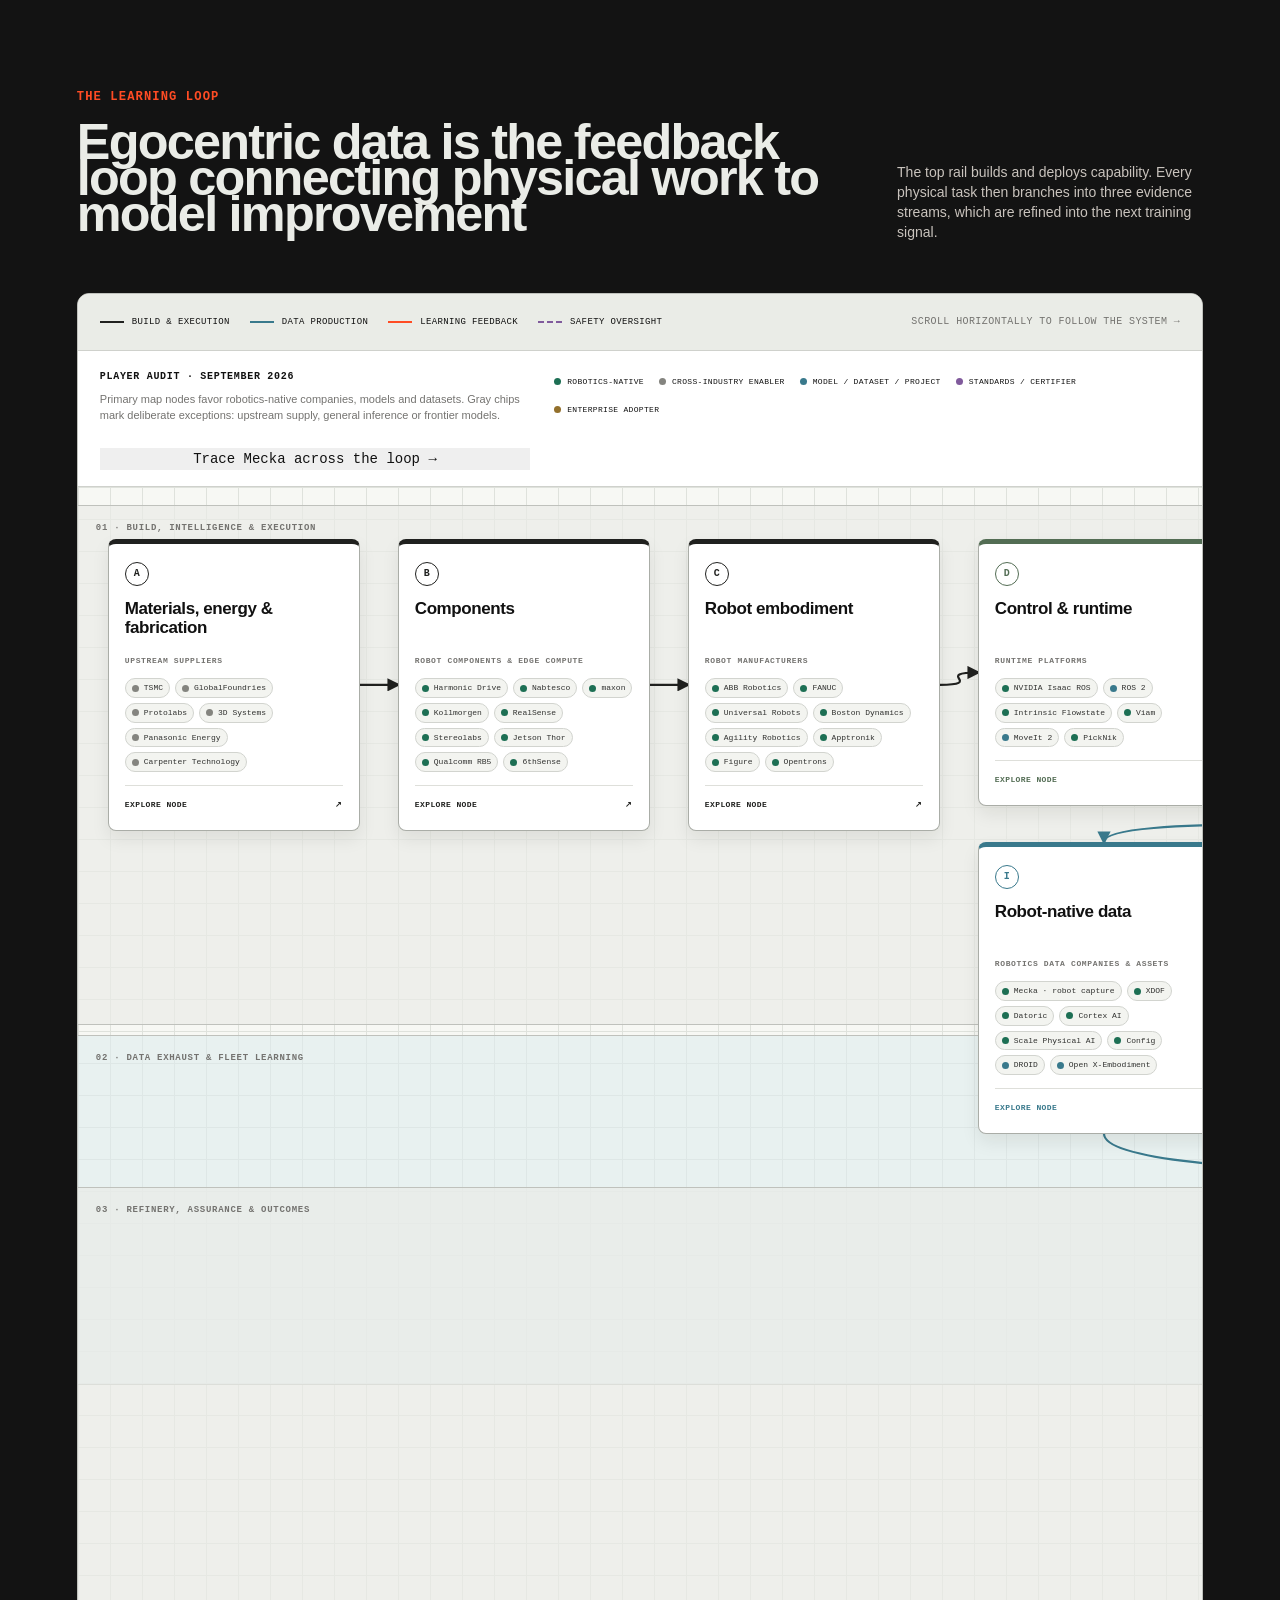
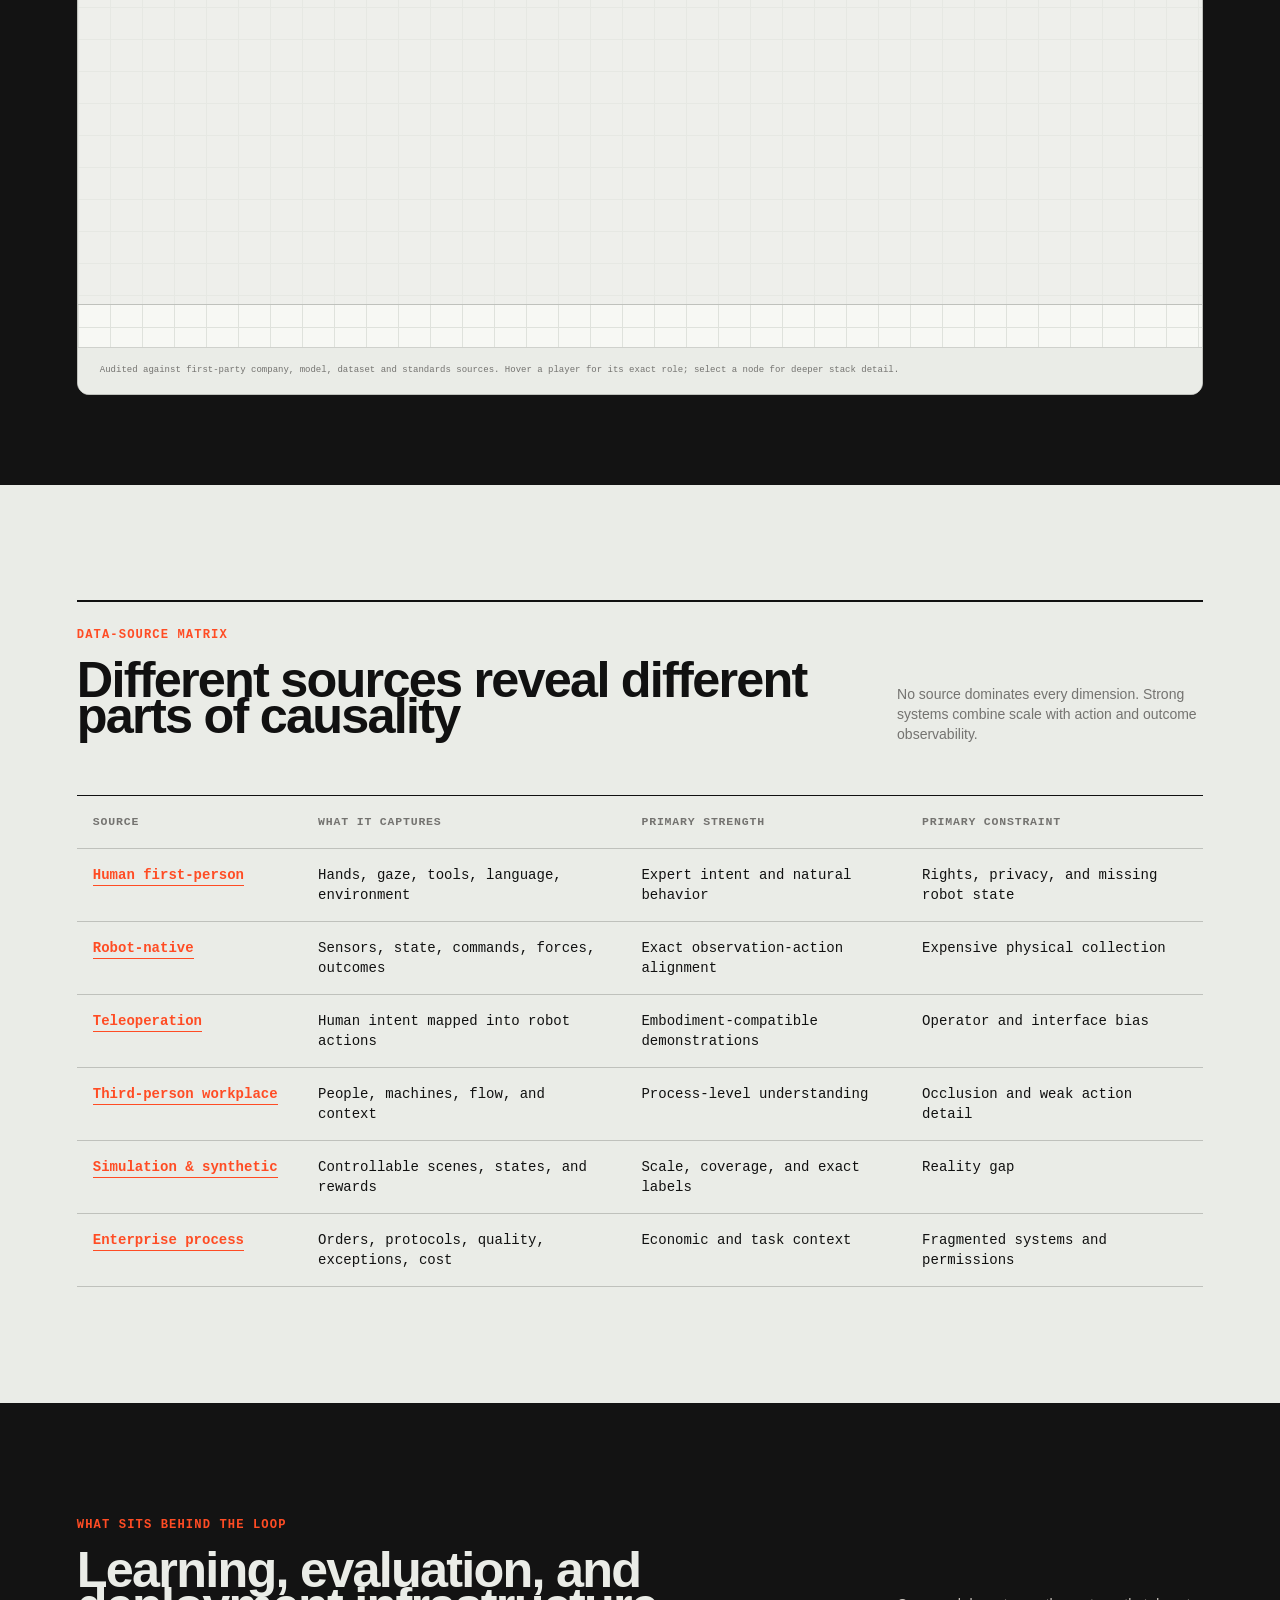
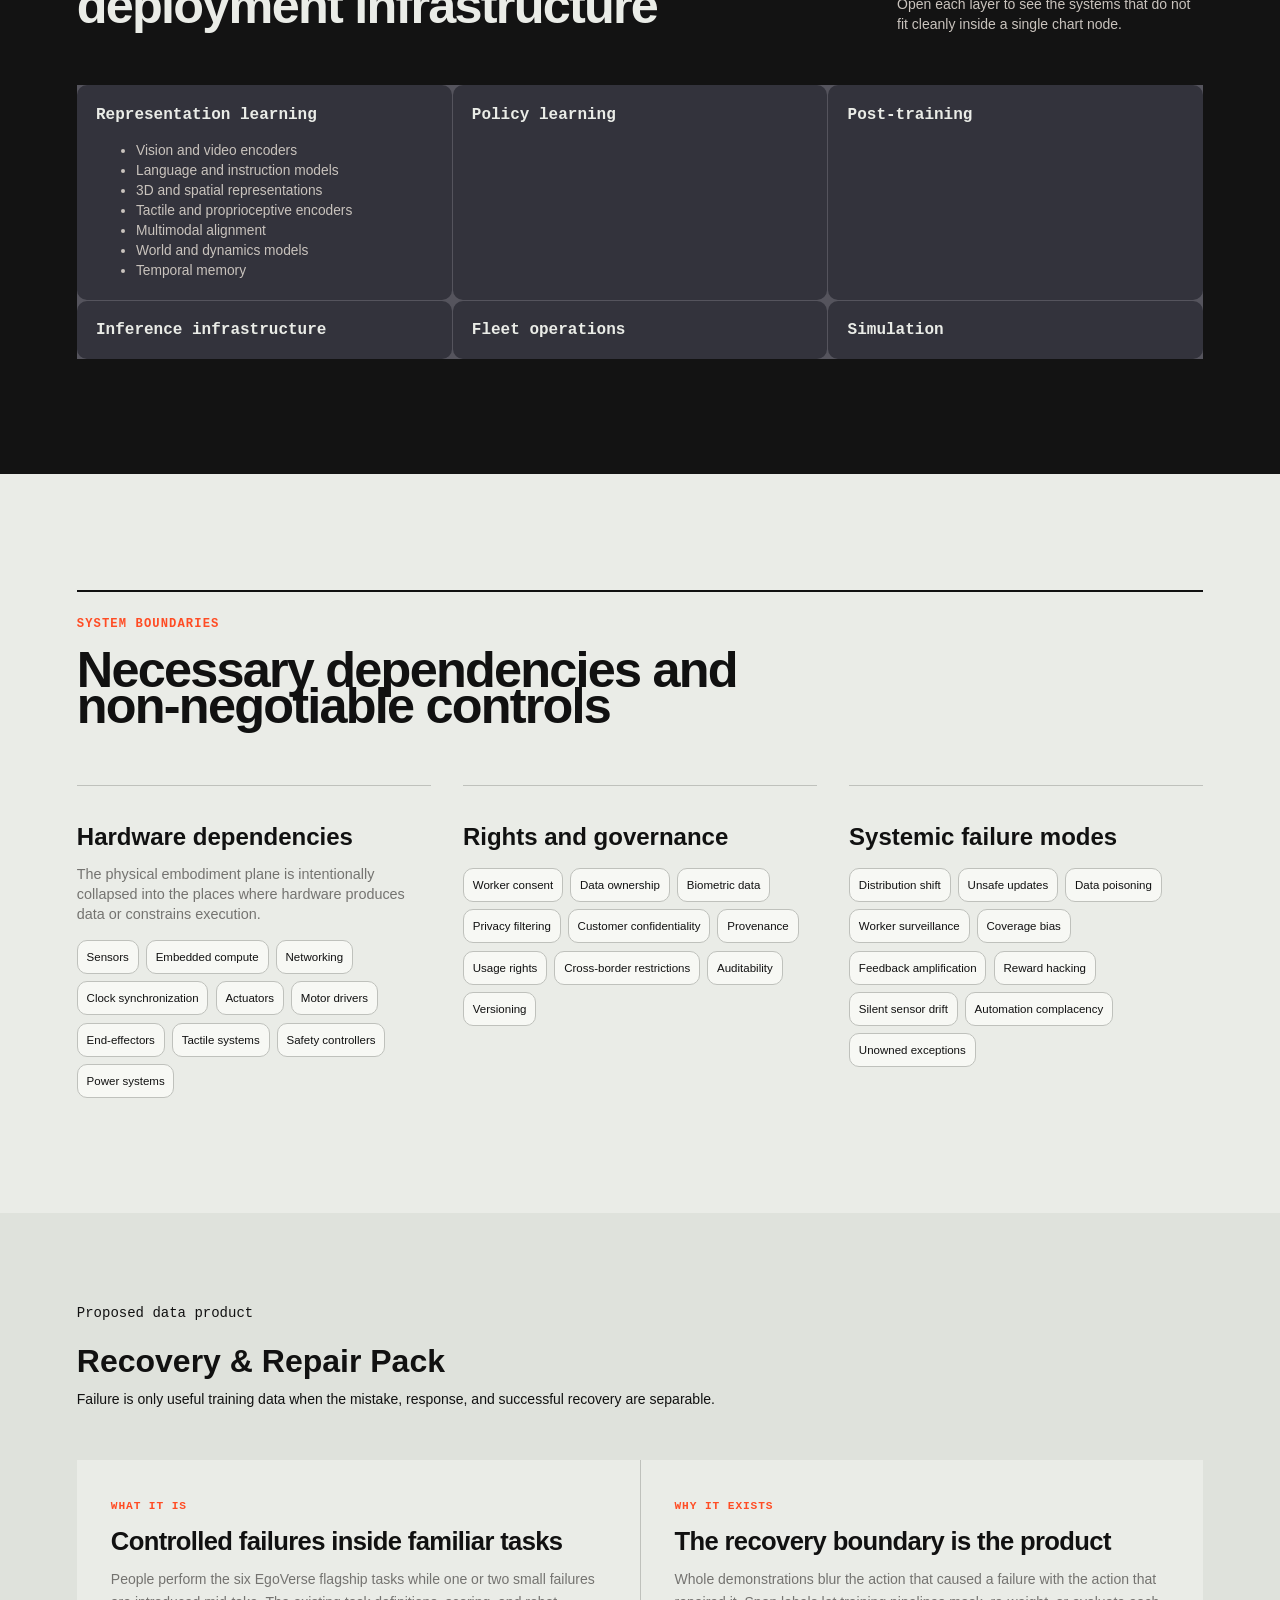
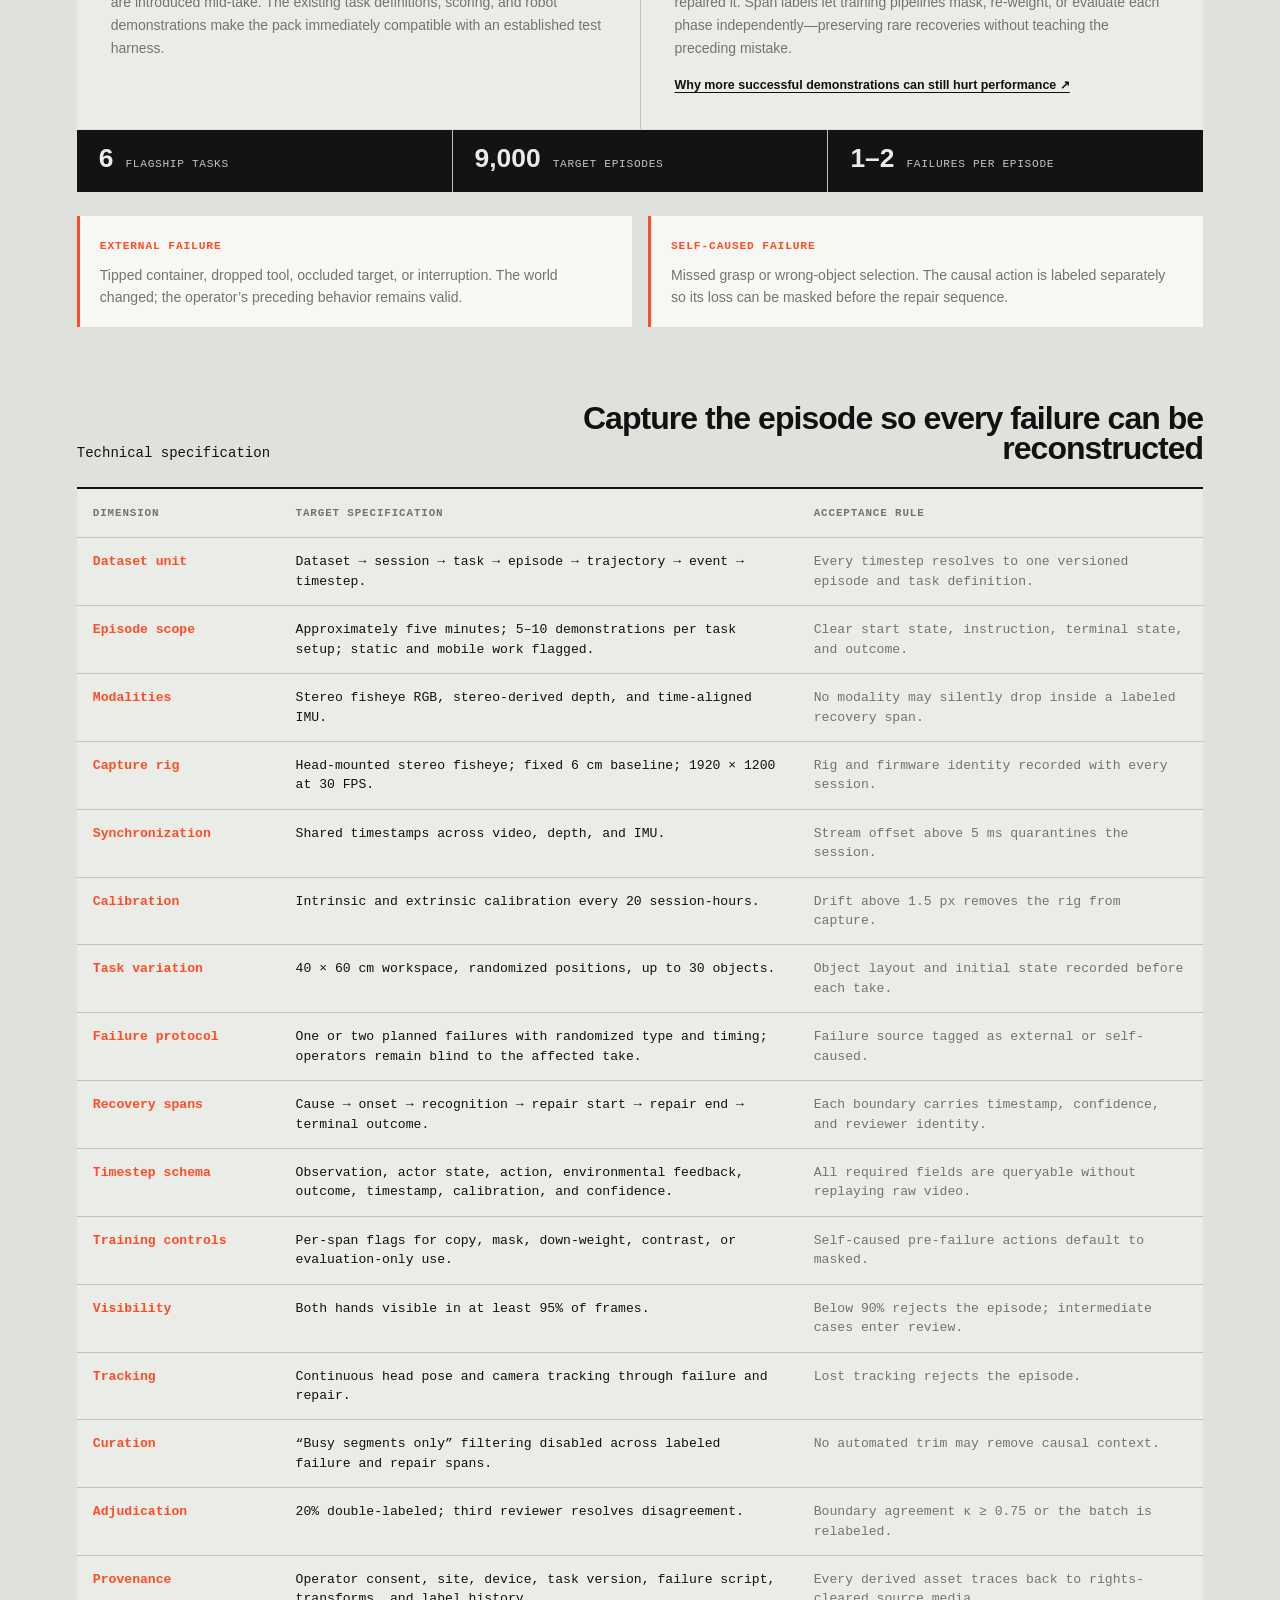
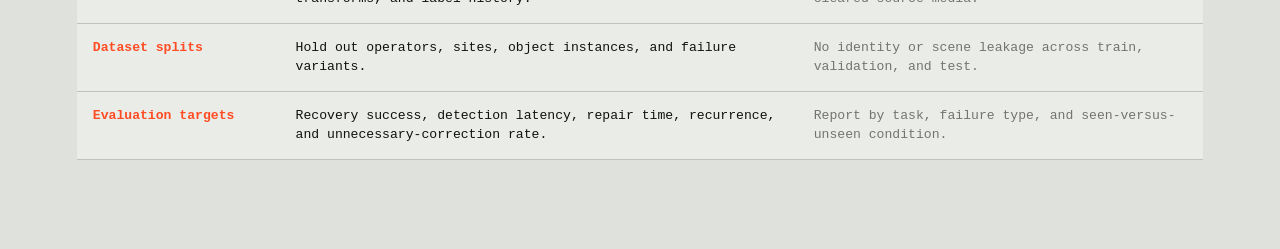
<file: index-original.html>
<!DOCTYPE html><html lang="en"><head>
<meta charset="utf-8">
<meta name="viewport" content="width=device-width, initial-scale=1">
<title>Egocentric Data — From Physical Work to Model Improvement</title>
<meta name="description" content="An interactive case study of how human and robot experience becomes training data, policy updates, and better real-world performance.">
<link rel="stylesheet" href="styles.css">
</head>
<body class="global-body">
<main> <div class="ego-page" data-astro-cid-bveimci4="">  <section class="ego-loop-section" aria-labelledby="loop-heading" data-astro-cid-bveimci4=""> <div class="bz-container" data-astro-cid-bveimci4=""> <div class="ego-section-heading" data-astro-cid-bveimci4=""> <div data-astro-cid-bveimci4=""> <p class="ego-kicker" data-astro-cid-bveimci4="">The learning loop</p> <h2 id="loop-heading" data-astro-cid-bveimci4="">Egocentric data is the feedback loop connecting physical work to model improvement</h2> </div> <p data-astro-cid-bveimci4="">The top rail builds and deploys capability. Every physical task then branches into three evidence streams, which are refined into the next training signal.</p> </div> <div class="ego-loop-shell" data-astro-cid-bveimci4="">
  <div class="stack-toolbar">
    <div class="stack-legend" aria-label="Connection legend">
      <span><i class="stack-legend__line stack-legend__line--flow"></i>Build &amp; execution</span>
      <span><i class="stack-legend__line stack-legend__line--data"></i>Data production</span>
      <span><i class="stack-legend__line stack-legend__line--learning"></i>Learning feedback</span>
      <span><i class="stack-legend__line stack-legend__line--assurance"></i>Safety oversight</span>
    </div>
    <p>Scroll horizontally to follow the system <span aria-hidden="true">→</span></p>
  </div>
  <aside class="stack-audit" aria-label="Market-player audit key">
    <div class="stack-audit__copy"><strong>Player audit · September 2026</strong><p>Primary map nodes favor robotics-native companies, models and datasets. Gray chips mark deliberate exceptions: upstream supply, general inference or frontier models.</p></div>
    <div class="stack-kind-legend">
      <span><i class="kind-dot kind-dot--robotics"></i>Robotics-native</span>
      <span><i class="kind-dot kind-dot--general"></i>Cross-industry enabler</span>
      <span><i class="kind-dot kind-dot--asset"></i>Model / dataset / project</span>
      <span><i class="kind-dot kind-dot--assurance"></i>Standards / certifier</span>
      <span><i class="kind-dot kind-dot--enterprise"></i>Enterprise adopter</span>
    </div>
    <button type="button" class="stack-trace" data-trace-mecka="" aria-pressed="false">Trace Mecka across the loop <span aria-hidden="true">→</span></button>
  </aside>
  <div class="stack-viewport" data-stack-viewport="" tabindex="0" aria-label="Interactive embodied intelligence market map">
    <div class="stack-canvas" data-stack-canvas="">
      <div class="stack-lane stack-lane--value"><span>01 · Build, intelligence &amp; execution</span></div>
      <div class="stack-lane stack-lane--feedback"><span>02 · Data exhaust &amp; fleet learning</span></div>
      <div class="stack-lane stack-lane--refinery"><span>03 · Refinery, assurance &amp; outcomes</span></div>
      <svg class="stack-edges" data-stack-edges="" aria-hidden="true"></svg>
      
  <article class="stack-node stack-node--supply" style="--x:30px;--y:52px" data-node="A" data-detail="stack-materials" tabindex="0" role="button" aria-label="Open details for Materials, energy &amp; fabrication">
    <span class="stack-node__id">A</span>
    <h3>Materials, energy &amp; fabrication</h3>
    <span class="stack-node__label">Upstream suppliers</span>
    <div class="stack-node__players"><a class="stack-player stack-player--general" href="https://www.tsmc.com/" target="_blank" rel="noreferrer" title="Semiconductor foundry; a cross-industry upstream supplier, not a robotics company.">TSMC</a><a class="stack-player stack-player--general" href="https://gf.com/" target="_blank" rel="noreferrer" title="Semiconductor foundry serving many industries, including industrial and edge applications.">GlobalFoundries</a><a class="stack-player stack-player--general" href="https://www.protolabs.com/" target="_blank" rel="noreferrer" title="Cross-industry rapid prototyping and manufacturing supplier.">Protolabs</a><a class="stack-player stack-player--general" href="https://www.3dsystems.com/" target="_blank" rel="noreferrer" title="Additive-manufacturing supplier used across industrial markets.">3D Systems</a><a class="stack-player stack-player--general" href="https://www.panasonic.com/global/energy/" target="_blank" rel="noreferrer" title="Battery supplier; relevant upstream but not robotics-specific.">Panasonic Energy</a><a class="stack-player stack-player--general" href="https://www.carpentertechnology.com/" target="_blank" rel="noreferrer" title="Specialty-materials supplier; relevant upstream but not robotics-specific.">Carpenter Technology</a></div>
    <span class="stack-node__open">Explore node <span aria-hidden="true">↗</span></span>
  </article>
  <article class="stack-node stack-node--supply" style="--x:320px;--y:52px" data-node="B" data-detail="stack-components" tabindex="0" role="button" aria-label="Open details for Components">
    <span class="stack-node__id">B</span>
    <h3>Components</h3>
    <span class="stack-node__label">Robot components &amp; edge compute</span>
    <div class="stack-node__players"><a class="stack-player stack-player--robotics" href="https://www.harmonicdrive.net/" target="_blank" rel="noreferrer" title="Precision motion-control components used in robot joints.">Harmonic Drive</a><a class="stack-player stack-player--robotics" href="https://www.nabtesco.com/en/products/robot/" target="_blank" rel="noreferrer" title="Precision reduction gears for industrial robot joints.">Nabtesco</a><a class="stack-player stack-player--robotics" href="https://www.maxongroup.com/en-us/market-solutions/mobility-solutions/robotics" target="_blank" rel="noreferrer" title="Motors, drives and integrated joints for robotics.">maxon</a><a class="stack-player stack-player--robotics" href="https://www.kollmorgen.com/en-us/solutions/robotics" target="_blank" rel="noreferrer" title="Servo motors and motion systems for robotics.">Kollmorgen</a><a class="stack-player stack-player--robotics" href="https://www.realsenseai.com/" target="_blank" rel="noreferrer" title="Depth cameras and perception systems used in robotics.">RealSense</a><a class="stack-player stack-player--robotics" href="https://www.stereolabs.com/" target="_blank" rel="noreferrer" title="Stereo vision and spatial perception for robots and automation.">Stereolabs</a><a class="stack-player stack-player--robotics" href="https://developer.nvidia.com/embedded/jetson-thor" target="_blank" rel="noreferrer" title="NVIDIA edge compute platform designed for physical AI and robotics.">Jetson Thor</a><a class="stack-player stack-player--robotics" href="https://www.qualcomm.com/products/internet-of-things/industrial/robotics/qualcomm-robotics-rb5-platform" target="_blank" rel="noreferrer" title="Robotics-focused edge compute and connectivity platform.">Qualcomm RB5</a><a class="stack-player stack-player--robotics" href="https://6thsense.dev/" target="_blank" rel="noreferrer" title="Wearable tactile and stereo-vision capture hardware for dexterous robotics.">6thSense</a></div>
    <span class="stack-node__open">Explore node <span aria-hidden="true">↗</span></span>
  </article>
  <article class="stack-node stack-node--supply" style="--x:610px;--y:52px" data-node="C" data-detail="stack-embodiment" tabindex="0" role="button" aria-label="Open details for Robot embodiment">
    <span class="stack-node__id">C</span>
    <h3>Robot embodiment</h3>
    <span class="stack-node__label">Robot manufacturers</span>
    <div class="stack-node__players"><a class="stack-player stack-player--robotics" href="https://new.abb.com/products/robotics" target="_blank" rel="noreferrer" title="Industrial robots and automation systems.">ABB Robotics</a><a class="stack-player stack-player--robotics" href="https://www.fanucamerica.com/products/robots" target="_blank" rel="noreferrer" title="Industrial robot manufacturer.">FANUC</a><a class="stack-player stack-player--robotics" href="https://www.universal-robots.com/" target="_blank" rel="noreferrer" title="Collaborative robot-arm manufacturer.">Universal Robots</a><a class="stack-player stack-player--robotics" href="https://bostondynamics.com/" target="_blank" rel="noreferrer" title="Mobile and humanoid robot developer.">Boston Dynamics</a><a class="stack-player stack-player--robotics" href="https://www.agilityrobotics.com/" target="_blank" rel="noreferrer" title="Developer of Digit industrial humanoids.">Agility Robotics</a><a class="stack-player stack-player--robotics" href="https://apptronik.com/" target="_blank" rel="noreferrer" title="Developer of Apollo humanoids and fleet tooling.">Apptronik</a><a class="stack-player stack-player--robotics" href="https://www.figure.ai/" target="_blank" rel="noreferrer" title="Humanoid robot and embodied-model developer.">Figure</a><a class="stack-player stack-player--robotics" href="https://opentrons.com/" target="_blank" rel="noreferrer" title="Laboratory robotics and automation platform.">Opentrons</a></div>
    <span class="stack-node__open">Explore node <span aria-hidden="true">↗</span></span>
  </article>
  <article class="stack-node stack-node--runtime" style="--x:900px;--y:52px" data-node="D" data-detail="stack-runtime" tabindex="0" role="button" aria-label="Open details for Control &amp; runtime">
    <span class="stack-node__id">D</span>
    <h3>Control &amp; runtime</h3>
    <span class="stack-node__label">Runtime platforms</span>
    <div class="stack-node__players"><a class="stack-player stack-player--robotics" href="https://nvidia-isaac-ros.github.io/" target="_blank" rel="noreferrer" title="Accelerated ROS 2 packages for autonomous robots.">NVIDIA Isaac ROS</a><a class="stack-player stack-player--asset" href="https://www.ros.org/" target="_blank" rel="noreferrer" title="Open-source robotics middleware ecosystem.">ROS 2</a><a class="stack-player stack-player--robotics" href="https://www.intrinsic.ai/" target="_blank" rel="noreferrer" title="Software platform for building and deploying industrial robotic solutions.">Intrinsic Flowstate</a><a class="stack-player stack-player--robotics" href="https://www.viam.com/" target="_blank" rel="noreferrer" title="Hardware-agnostic software platform for robots and physical AI.">Viam</a><a class="stack-player stack-player--asset" href="https://moveit.picknik.ai/" target="_blank" rel="noreferrer" title="Open-source motion-planning framework for ROS 2.">MoveIt 2</a><a class="stack-player stack-player--robotics" href="https://picknik.ai/" target="_blank" rel="noreferrer" title="Commercial robotics software company and MoveIt steward.">PickNik</a></div>
    <span class="stack-node__open">Explore node <span aria-hidden="true">↗</span></span>
  </article>
  <article class="stack-node stack-node--intelligence" style="--x:1190px;--y:52px" data-node="E" data-detail="stack-foundation" tabindex="0" role="button" aria-label="Open details for Foundation models">
    <span class="stack-node__id">E</span>
    <h3>Foundation models</h3>
    <span class="stack-node__label">Models &amp; model labs</span>
    <div class="stack-node__players"><a class="stack-player stack-player--asset" href="https://www.pi.website/download/pi07.pdf" target="_blank" rel="noreferrer" title="Robotics-native generalist foundation model.">π0.7 · Physical Intelligence</a><a class="stack-player stack-player--asset" href="https://deepmind.google/blog/gemini-robotics-2-brings-whole-body-intelligence-to-robots/" target="_blank" rel="noreferrer" title="Google DeepMind robot foundation model for whole-body intelligence.">Gemini Robotics 2</a><a class="stack-player stack-player--asset" href="https://developer.nvidia.com/isaac/gr00t" target="_blank" rel="noreferrer" title="Open robot foundation model and development stack.">GR00T 1.7 · NVIDIA</a><a class="stack-player stack-player--asset" href="https://www.skild.ai/" target="_blank" rel="noreferrer" title="Omni-bodied robotics foundation model.">Skild Brain</a><a class="stack-player stack-player--asset" href="https://www.figure.ai/news/helix-2-5-zero-shot-30-home-generalization" target="_blank" rel="noreferrer" title="Figure humanoid foundation model.">Helix 2.5 · Figure</a><a class="stack-player stack-player--asset" href="https://www.dyna.co/dyna-2" target="_blank" rel="noreferrer" title="World-action model trained on egocentric human video for robot transfer.">Dyna-2</a><a class="stack-player stack-player--general" href="https://developers.openai.com/api/docs/models/gpt-6-astra" target="_blank" rel="noreferrer" title="General-purpose frontier reasoning and computer-use model; not a robotics-native VLA.">GPT-6 Astra · OpenAI</a><a class="stack-player stack-player--general" href="https://www.anthropic.com/research/claude-plays-robotics" target="_blank" rel="noreferrer" title="General-purpose model with published robotics research; not a robotics-native model product.">Claude · Anthropic</a></div>
    <span class="stack-node__open">Explore node <span aria-hidden="true">↗</span></span>
  </article>
  <article class="stack-node stack-node--intelligence" style="--x:1480px;--y:52px" data-node="F" data-detail="stack-post-training" tabindex="0" role="button" aria-label="Open details for Post-training">
    <span class="stack-node__id">F</span>
    <h3>Post-training</h3>
    <span class="stack-node__label">Training frameworks &amp; labs</span>
    <div class="stack-node__players"><a class="stack-player stack-player--robotics" href="https://developer.nvidia.com/isaac/lab" target="_blank" rel="noreferrer" title="Robot-learning framework for reinforcement and imitation learning.">NVIDIA Isaac Lab</a><a class="stack-player stack-player--asset" href="https://huggingface.co/docs/lerobot/" target="_blank" rel="noreferrer" title="Open-source robot-learning models, datasets and training tools.">Hugging Face LeRobot</a><a class="stack-player stack-player--robotics" href="https://www.pi.website/" target="_blank" rel="noreferrer" title="Robotics lab developing and adapting general robot policies.">Physical Intelligence</a><a class="stack-player stack-player--robotics" href="https://www.dyna.co/dyna-2" target="_blank" rel="noreferrer" title="Robotics lab using robot post-training to adapt Dyna-2.">Dyna Robotics</a><a class="stack-player stack-player--robotics" href="https://www.figure.ai/" target="_blank" rel="noreferrer" title="Post-trains foundation models into humanoid behaviors.">Figure</a><a class="stack-player stack-player--robotics" href="https://www.skild.ai/" target="_blank" rel="noreferrer" title="Develops and adapts omni-bodied robot policies.">Skild AI</a></div>
    <span class="stack-node__open">Explore node <span aria-hidden="true">↗</span></span>
  </article>
  <article class="stack-node stack-node--intelligence" style="--x:1770px;--y:52px" data-node="G" data-detail="stack-inference" tabindex="0" role="button" aria-label="Open details for Inference &amp; planning">
    <span class="stack-node__id">G</span>
    <h3>Inference &amp; planning</h3>
    <span class="stack-node__label">Inference &amp; planning providers</span>
    <div class="stack-node__players"><a class="stack-player stack-player--robotics" href="https://general-instinct.com/#technology" target="_blank" rel="noreferrer" title="Robot-specific edge inference acceleration and compression.">General Instinct</a><a class="stack-player stack-player--robotics" href="https://www.dreamscalelabs.com/" target="_blank" rel="noreferrer" title="Cloud inference infrastructure designed for robot models.">DreamScale Labs</a><a class="stack-player stack-player--robotics" href="https://developer.nvidia.com/isaac/ros" target="_blank" rel="noreferrer" title="Optimized edge inference and perception runtime for robots.">NVIDIA TensorRT / Isaac ROS</a><a class="stack-player stack-player--asset" href="https://deepmind.google/blog/gemini-robotics-2-brings-whole-body-intelligence-to-robots/" target="_blank" rel="noreferrer" title="Embodied-reasoning model used as a high-level robot brain.">Gemini Robotics-ER 2</a><a class="stack-player stack-player--general" href="https://www.baseten.co/" target="_blank" rel="noreferrer" title="General model-serving platform; relevant but not robotics-specific.">Baseten</a><a class="stack-player stack-player--general" href="https://modal.com/products/inference" target="_blank" rel="noreferrer" title="General cloud inference platform; relevant but not robotics-specific.">Modal</a></div>
    <span class="stack-node__open">Explore node <span aria-hidden="true">↗</span></span>
  </article>
  <article class="stack-node stack-node--execution stack-node--has-mecka" style="--x:2060px;--y:52px" data-node="H" data-detail="stack-execution" tabindex="0" role="button" aria-label="Open details for Physical task execution">
    <span class="stack-node__id">H</span>
    <h3>Physical task execution</h3>
    <span class="stack-node__label">Deployers &amp; integrators</span>
    <div class="stack-node__players"><a class="stack-player stack-player--robotics" href="https://www.agilityrobotics.com/" target="_blank" rel="noreferrer" title="Industrial humanoid deployment company.">Agility Robotics</a><a class="stack-player stack-player--robotics" href="https://www.figure.ai/" target="_blank" rel="noreferrer" title="Humanoid developer deploying learned policies in workplaces.">Figure</a><a class="stack-player stack-player--robotics" href="https://locusrobotics.com/" target="_blank" rel="noreferrer" title="Warehouse robot fleets and fulfillment automation.">Locus Robotics</a><a class="stack-player stack-player--robotics" href="https://www.symbotic.com/" target="_blank" rel="noreferrer" title="Warehouse robotics and automation systems.">Symbotic</a><a class="stack-player stack-player--robotics" href="https://www.dyna.co/dyna-2" target="_blank" rel="noreferrer" title="Robot models evaluated and deployed on real customer tasks.">Dyna Robotics</a><a class="stack-player stack-player--robotics stack-player--mecka" href="https://www.mecka.ai/" target="_blank" rel="noreferrer" title="Data and systems-integration layer supporting specialized robot deployments.">Mecka · integrator</a><a class="stack-player stack-player--robotics" href="https://opentrons.com/" target="_blank" rel="noreferrer" title="Laboratory robots executing wet-lab workflows.">Opentrons</a><a class="stack-player stack-player--robotics" href="https://strateos.com/" target="_blank" rel="noreferrer" title="Robotic cloud labs and lab automation-as-a-service.">Strateos</a></div>
    <span class="stack-node__open">Explore node <span aria-hidden="true">↗</span></span>
  </article>
  <article class="stack-node stack-node--data stack-node--has-mecka" style="--x:900px;--y:355px" data-node="I" data-detail="stack-robot-data" tabindex="0" role="button" aria-label="Open details for Robot-native data">
    <span class="stack-node__id">I</span>
    <h3>Robot-native data</h3>
    <span class="stack-node__label">Robotics data companies &amp; assets</span>
    <div class="stack-node__players"><a class="stack-player stack-player--robotics stack-player--mecka" href="https://www.mecka.ai/" target="_blank" rel="noreferrer" title="Physical-AI data and deployment layer spanning capture, evaluation and systems integration.">Mecka · robot capture</a><a class="stack-player stack-player--robotics" href="https://www.xdof.ai/" target="_blank" rel="noreferrer" title="Production-scale robot teleoperation data, data infrastructure and policy evaluation.">XDOF</a><a class="stack-player stack-player--robotics" href="https://www.datoric.com/" target="_blank" rel="noreferrer" title="Robot demonstrations across teleoperation, UMI, egocentric and tactile modalities.">Datoric</a><a class="stack-player stack-player--robotics" href="https://cortexrobot.ai/" target="_blank" rel="noreferrer" title="Real-workplace robot trajectories plus human-in-the-loop rollout data.">Cortex AI</a><a class="stack-player stack-player--robotics" href="https://scale.com/physical-ai" target="_blank" rel="noreferrer" title="Physical-AI data engine for robot teleoperation, collection and evaluation.">Scale Physical AI</a><a class="stack-player stack-player--robotics" href="https://config.inc/" target="_blank" rel="noreferrer" title="Real-world data infrastructure for general-purpose bimanual manipulation.">Config</a><a class="stack-player stack-player--asset" href="https://droid-dataset.github.io/" target="_blank" rel="noreferrer" title="Open in-the-wild robot manipulation dataset.">DROID</a><a class="stack-player stack-player--asset" href="https://robotics-transformer-x.github.io/" target="_blank" rel="noreferrer" title="Open multi-embodiment robot dataset and collaboration.">Open X-Embodiment</a></div>
    <span class="stack-node__open">Explore node <span aria-hidden="true">↗</span></span>
  </article>
  <article class="stack-node stack-node--data stack-node--has-mecka stack-node--capture-market" style="--x:1190px;--y:355px" data-node="J" data-detail="stack-human-data" tabindex="0" role="button" aria-label="Open details for Human egocentric data">
    <span class="stack-node__id">J</span>
    <h3>Human egocentric data</h3>
    <span class="stack-node__label">Verified physical-AI capture companies</span>
    <div class="stack-node__players"><a class="stack-player stack-player--robotics stack-player--mecka" href="https://www.mecka.ai/" target="_blank" rel="noreferrer" title="Egocentric physical-intelligence corpus and full-stack data layer.">Mecka Egoverse</a><a class="stack-player stack-player--robotics" href="https://www.humanarchive.ai/" target="_blank" rel="noreferrer" title="RGB, RGB-D, tactile, motion-capture and robot datasets for physical AI.">Human Archive</a><a class="stack-player stack-player--robotics" href="https://tryasimov.ai/" target="_blank" rel="noreferrer" title="Real-world human movement and workplace egocentric data for humanoids.">Asimov</a><a class="stack-player stack-player--robotics" href="https://www.deepreach.ai/" target="_blank" rel="noreferrer" title="Wearable real-world capture through local operators in workplaces.">DeepReach</a><a class="stack-player stack-player--robotics" href="https://hub.xyz/" target="_blank" rel="noreferrer" title="Distributed egocentric capture network for frontier AI and robotics.">Hub</a><a class="stack-player stack-player--robotics" href="https://www.sureformhq.com/" target="_blank" rel="noreferrer" title="Task-specific human and robot data captured inside real workplaces.">Sureform</a><a class="stack-player stack-player--robotics" href="https://cortexrobot.ai/" target="_blank" rel="noreferrer" title="Workplace egocentric data, robot trajectories and rollout evaluations.">Cortex AI</a><a class="stack-player stack-player--robotics" href="https://www.praxisrobotics.io/" target="_blank" rel="noreferrer" title="Egocentric, 3D and multimodal capture across real industrial and residential environments.">Praxis Robotics</a><a class="stack-player stack-player--robotics" href="https://www.datoric.com/" target="_blank" rel="noreferrer" title="Provenance-rich egocentric, UMI, teleoperation and tactile data.">Datoric</a><a class="stack-player stack-player--robotics" href="https://senseirobotics.com/" target="_blank" rel="noreferrer" title="Human-operator network and hardware for outsourced robotics training data.">Sensei</a><a class="stack-player stack-player--robotics" href="https://6thsense.dev/" target="_blank" rel="noreferrer" title="Wearable tactile and egocentric stereo capture hardware for dexterous robots.">6thSense</a><a class="stack-player stack-player--robotics" href="https://philon.ai/" target="_blank" rel="noreferrer" title="Spatial Everyday Activities egocentric dataset for robot foundation models.">Philon · SEA</a><a class="stack-player stack-player--robotics" href="https://www.maxinsights.ai/" target="_blank" rel="noreferrer" title="Large-scale egocentric, motion, depth, tactile and force data for physical AI.">Max Insights</a><a class="stack-player stack-player--robotics" href="https://www.build.ai/" target="_blank" rel="noreferrer" title="In-the-wild physical-work data collection for Physical AI.">Build AI</a><a class="stack-player stack-player--robotics" href="https://scale.com/physical-ai" target="_blank" rel="noreferrer" title="Distributed egocentric collection through Scale Harness and physical data factories.">Scale Physical AI</a><a class="stack-player stack-player--robotics" href="https://www.midcentury.xyz/" target="_blank" rel="noreferrer" title="Egocentric video, IMU, audio, 3D hand pose, depth and task annotations.">Midcentury</a><a class="stack-player stack-player--robotics" href="https://www.xdof.ai/" target="_blank" rel="noreferrer" title="Egocentric and teleoperation data acquisition for robot learning.">XDOF</a><a class="stack-player stack-player--robotics" href="https://config.inc/" target="_blank" rel="noreferrer" title="Human-motion and real-world bimanual data converted into robot-learning assets.">Config</a></div>
    <span class="stack-node__open">Explore node <span aria-hidden="true">↗</span></span>
  </article>
  <article class="stack-node stack-node--data stack-node--has-mecka" style="--x:1770px;--y:355px" data-node="K" data-detail="stack-outcome-data" tabindex="0" role="button" aria-label="Open details for Outcome &amp; process data">
    <span class="stack-node__id">K</span>
    <h3>Outcome &amp; process data</h3>
    <span class="stack-node__label">Robotics-native telemetry &amp; evaluation</span>
    <div class="stack-node__players"><a class="stack-player stack-player--robotics stack-player--mecka" href="https://www.mecka.ai/" target="_blank" rel="noreferrer" title="Connects physical workflow context, task outcomes and evaluations to deployment programs.">Mecka · workflow evals</a><a class="stack-player stack-player--robotics" href="https://formant.io/" target="_blank" rel="noreferrer" title="Robot telemetry, event streams, intervention records and operational analytics.">Formant</a><a class="stack-player stack-player--robotics" href="https://www.inorbit.ai/" target="_blank" rel="noreferrer" title="Robot operations analytics, missions, incidents and performance data.">InOrbit</a><a class="stack-player stack-player--robotics" href="https://foxglove.dev/" target="_blank" rel="noreferrer" title="Robot data observability, visualization and multimodal log analysis.">Foxglove</a><a class="stack-player stack-player--robotics" href="https://locusrobotics.com/locusone" target="_blank" rel="noreferrer" title="Warehouse-robot orchestration with productivity and fleet-performance signals.">LocusONE</a><a class="stack-player stack-player--robotics" href="https://cortexrobot.ai/" target="_blank" rel="noreferrer" title="Real-world policy rollouts, interventions, recoveries and task-evaluation evidence.">Cortex AI</a></div>
    <span class="stack-node__open">Explore node <span aria-hidden="true">↗</span></span>
  </article>
  <article class="stack-node stack-node--operations stack-node--has-mecka" style="--x:2350px;--y:355px" data-node="Q" data-detail="stack-fleet" tabindex="0" role="button" aria-label="Open details for Fleet operations">
    <span class="stack-node__id">Q</span>
    <h3>Fleet operations</h3>
    <span class="stack-node__label">Robot operations platforms</span>
    <div class="stack-node__players"><a class="stack-player stack-player--robotics" href="https://formant.io/" target="_blank" rel="noreferrer" title="Robot fleet observability, teleoperation and incident-management platform.">Formant</a><a class="stack-player stack-player--robotics" href="https://www.inorbit.ai/" target="_blank" rel="noreferrer" title="Multi-vendor robot operations and fleet-management platform.">InOrbit</a><a class="stack-player stack-player--robotics" href="https://www.viam.com/platform/fleet-management" target="_blank" rel="noreferrer" title="Hardware-agnostic fleet management and over-the-air deployment.">Viam</a><a class="stack-player stack-player--robotics" href="https://locusrobotics.com/locusone" target="_blank" rel="noreferrer" title="Warehouse robot fleet orchestration for Locus deployments.">LocusONE</a><a class="stack-player stack-player--robotics stack-player--mecka" href="https://www.mecka.ai/" target="_blank" rel="noreferrer" title="Systems integration and deployment infrastructure; not positioned as a generic fleet-management SaaS.">Mecka · deployment layer</a></div>
    <span class="stack-node__open">Explore node <span aria-hidden="true">↗</span></span>
  </article>
  
  <article class="stack-node stack-node--data" style="--x:1190px;--y:730px" data-node="M" data-detail="stack-simulation" tabindex="0" role="button" aria-label="Open details for Simulation &amp; synthetic data">
    <span class="stack-node__id">M</span>
    <h3>Simulation &amp; synthetic data</h3>
    <span class="stack-node__label">Robotics simulation platforms</span>
    <div class="stack-node__players"><a class="stack-player stack-player--robotics" href="https://developer.nvidia.com/isaac/sim" target="_blank" rel="noreferrer" title="Robotics simulation, testing and synthetic-data framework.">NVIDIA Isaac Sim</a><a class="stack-player stack-player--asset" href="https://mujoco.org/" target="_blank" rel="noreferrer" title="Physics engine widely used for robot learning and control.">MuJoCo</a><a class="stack-player stack-player--asset" href="https://gazebosim.org/" target="_blank" rel="noreferrer" title="Open-source robotics simulation platform.">Gazebo</a><a class="stack-player stack-player--asset" href="https://genesis-embodied-ai.github.io/" target="_blank" rel="noreferrer" title="Physics and embodied-AI simulation platform.">Genesis</a><a class="stack-player stack-player--robotics" href="https://developer.nvidia.com/cosmos" target="_blank" rel="noreferrer" title="World models and tooling for physical-AI data generation.">NVIDIA Cosmos</a><a class="stack-player stack-player--asset" href="https://www.maniskill.ai/" target="_blank" rel="noreferrer" title="Open robot-manipulation simulation and benchmark framework.">ManiSkill</a><a class="stack-player stack-player--robotics" href="https://www.midcentury.xyz/" target="_blank" rel="noreferrer" title="Simulation platform for training and massively parallel robot evaluation.">Midcentury Matrix</a></div>
    <span class="stack-node__open">Explore node <span aria-hidden="true">↗</span></span>
  </article>
  <article class="stack-node stack-node--data stack-node--has-mecka" style="--x:1480px;--y:730px" data-node="L" data-detail="stack-refinery" tabindex="0" role="button" aria-label="Open details for Data refinery">
    <span class="stack-node__id">L</span>
    <h3>Data refinery</h3>
    <span class="stack-node__label">Physical-AI data infrastructure</span>
    <div class="stack-node__players"><a class="stack-player stack-player--robotics stack-player--mecka" href="https://www.mecka.ai/" target="_blank" rel="noreferrer" title="Robotics-native data engine spanning annotation, context, QA, motion and evaluation.">Mecka</a><a class="stack-player stack-player--robotics" href="https://hyphenbox.com/" target="_blank" rel="noreferrer" title="Structures robot and egocentric recordings into subtasks, reward signals and failure spans.">Hyphenbox</a><a class="stack-player stack-player--robotics" href="https://datasets.xdof.ai/" target="_blank" rel="noreferrer" title="Versioned robot datasets, uploads and curated manipulation episodes.">XDOF Foundry</a><a class="stack-player stack-player--robotics" href="https://www.datoric.com/" target="_blank" rel="noreferrer" title="Collection, provenance, multimodal alignment and model-evaluation pipelines.">Datoric</a><a class="stack-player stack-player--robotics" href="https://config.inc/" target="_blank" rel="noreferrer" title="Data infrastructure for bimanual robot learning and deployment.">Config</a><a class="stack-player stack-player--robotics" href="https://scale.com/physical-ai" target="_blank" rel="noreferrer" title="Physical-AI collection, annotation, curation, fine-tuning and evaluation.">Scale Physical AI</a><a class="stack-player stack-player--robotics" href="https://www.midcentury.xyz/" target="_blank" rel="noreferrer" title="Robotics and simulation data infrastructure with dense physical annotations.">Midcentury</a><a class="stack-player stack-player--robotics" href="https://www.maxinsights.ai/" target="_blank" rel="noreferrer" title="Converts egocentric sensor capture into pose, depth, force, tracking and 3D outputs.">Max Insights</a><a class="stack-player stack-player--general" href="https://www.sieve.ai/" target="_blank" rel="noreferrer" title="General multimodal data lab for video, audio, image and interaction data; not robotics-only.">Sieve</a></div>
    <span class="stack-node__open">Explore node <span aria-hidden="true">↗</span></span>
  </article>
  <article class="stack-node stack-node--operations" style="--x:2350px;--y:730px" data-node="R" data-detail="stack-outcomes" tabindex="0" role="button" aria-label="Open details for Enterprise outcomes">
    <span class="stack-node__id">R</span>
    <h3>Enterprise outcomes</h3>
    <span class="stack-node__label">Enterprise adopters</span>
    <div class="stack-node__players"><a class="stack-player stack-player--enterprise" href="https://www.aboutamazon.com/news/operations/amazon-robotics-robots-fulfillment-center" target="_blank" rel="noreferrer" title="Enterprise deployer and operator of large industrial robot fleets.">Amazon</a><a class="stack-player stack-player--enterprise" href="https://gxo.com/logistics-technology/robotics-in-logistics/" target="_blank" rel="noreferrer" title="Logistics operator and enterprise adopter of warehouse robotics.">GXO</a><a class="stack-player stack-player--enterprise" href="https://www.bmwgroup.com/en/news/general/2024/humanoid-robots.html" target="_blank" rel="noreferrer" title="Automotive manufacturer deploying humanoid robots in production.">BMW</a><a class="stack-player stack-player--enterprise" href="https://group.mercedes-benz.com/innovation/digitalisation/industry-4-0/apptronik-robots.html" target="_blank" rel="noreferrer" title="Automotive manufacturer piloting humanoid robotics.">Mercedes-Benz</a><a class="stack-player stack-player--enterprise" href="https://corporate.walmart.com/news/2022/05/23/walmart-and-symbotic-expand-partnership-to-implement-industry-leading-automation-system" target="_blank" rel="noreferrer" title="Retailer deploying warehouse automation.">Walmart</a><a class="stack-player stack-player--enterprise" href="https://about.ups.com/us/en/our-company/our-strategy/how-ups-is-creating-our-future.html" target="_blank" rel="noreferrer" title="Logistics operator adopting robotics and automation.">UPS</a></div>
    <span class="stack-node__open">Explore node <span aria-hidden="true">↗</span></span>
  </article>
  <article class="stack-node stack-node--data stack-node--has-mecka" style="--x:1480px;--y:1085px" data-node="O" data-detail="stack-datasets" tabindex="0" role="button" aria-label="Open details for Training-ready datasets">
    <span class="stack-node__id">O</span>
    <h3>Training-ready datasets</h3>
    <span class="stack-node__label">Robot-learning datasets</span>
    <div class="stack-node__players"><a class="stack-player stack-player--robotics stack-player--mecka" href="https://www.mecka.ai/" target="_blank" rel="noreferrer" title="First-person human-interaction corpus designed for robot learning.">Mecka Egoverse</a><a class="stack-player stack-player--asset" href="https://www.xdof.ai/blog/abc-130k" target="_blank" rel="noreferrer" title="Open teleoperation dataset with more than 130,000 bimanual episodes.">XDOF ABC-130K</a><a class="stack-player stack-player--asset" href="https://config.inc/" target="_blank" rel="noreferrer" title="Real-world bimanual manipulation dataset from Config.">Config HABIT</a><a class="stack-player stack-player--asset" href="https://robotics-transformer-x.github.io/" target="_blank" rel="noreferrer" title="Standardized multi-robot dataset collection.">Open X-Embodiment</a><a class="stack-player stack-player--asset" href="https://droid-dataset.github.io/" target="_blank" rel="noreferrer" title="Large-scale real-world manipulation dataset.">DROID</a><a class="stack-player stack-player--asset" href="https://rail-berkeley.github.io/bridgedata/" target="_blank" rel="noreferrer" title="Open robot manipulation dataset.">BridgeData V2</a><a class="stack-player stack-player--asset" href="https://rh20t.github.io/" target="_blank" rel="noreferrer" title="Multimodal robot manipulation dataset.">RH20T</a><a class="stack-player stack-player--asset" href="https://huggingface.co/datasets/spatial-ai/sea-small" target="_blank" rel="noreferrer" title="Egocentric everyday-activities dataset for robot model pretraining.">Philon SEA</a></div>
    <span class="stack-node__open">Explore node <span aria-hidden="true">↗</span></span>
  </article>
  <article class="stack-node stack-node--assurance stack-node--has-mecka stack-node--eval-market" style="--x:1770px;--y:1085px" data-node="P" data-detail="stack-evals" tabindex="0" role="button" aria-label="Open details for AI evals &amp; robotics benchmarks">
    <span class="stack-node__id">P</span>
    <h3>AI evals &amp; robotics benchmarks</h3>
    <span class="stack-node__label">Robot-policy evaluators &amp; benchmarks</span>
    <div class="stack-node__players"><a class="stack-player stack-player--robotics stack-player--mecka" href="https://www.mecka.ai/" target="_blank" rel="noreferrer" title="Model and physical-workflow evaluation inside robot deployment programs.">Mecka · evaluations</a><a class="stack-player stack-player--robotics" href="https://www.xdof.ai/blog/abc-130k" target="_blank" rel="noreferrer" title="Operational real-robot and simulation evaluation services for learned policies.">XDOF Evals</a><a class="stack-player stack-player--robotics" href="https://cortexrobot.ai/" target="_blank" rel="noreferrer" title="Real-workplace rollouts with human-in-the-loop recovery and evaluation.">Cortex AI Evals</a><a class="stack-player stack-player--robotics" href="https://www.datoric.com/" target="_blank" rel="noreferrer" title="Model evaluation tied to provenance-rich robotics datasets.">Datoric Evals</a><a class="stack-player stack-player--robotics" href="https://scale.com/physical-ai" target="_blank" rel="noreferrer" title="Evaluates whether collected and curated data improves downstream robot models.">Scale Physical AI</a><a class="stack-player stack-player--robotics" href="https://www.maxinsights.ai/" target="_blank" rel="noreferrer" title="Physical-AI data evaluation alongside multimodal capture and processing.">Max Insights</a><a class="stack-player stack-player--robotics" href="https://www.midcentury.xyz/" target="_blank" rel="noreferrer" title="Massively parallel simulated evaluation for robotics.">Midcentury Matrix</a><a class="stack-player stack-player--asset" href="https://developer.nvidia.com/isaac/lab" target="_blank" rel="noreferrer" title="Simulation framework for repeatable robot-policy evaluation.">Isaac Lab-Arena</a><a class="stack-player stack-player--asset" href="https://simpler-env.github.io/" target="_blank" rel="noreferrer" title="Simulation benchmark for evaluating real-world robot policies.">SimplerEnv</a><a class="stack-player stack-player--asset" href="https://libero-project.github.io/" target="_blank" rel="noreferrer" title="Benchmark for lifelong robot learning.">LIBERO</a><a class="stack-player stack-player--asset" href="https://behavior.stanford.edu/" target="_blank" rel="noreferrer" title="Embodied-AI benchmark with household activities and physical reasoning.">BEHAVIOR-1K</a><a class="stack-player stack-player--asset" href="https://robocasa.ai/" target="_blank" rel="noreferrer" title="Large-scale simulation framework and benchmark for everyday manipulation.">RoboCasa</a></div>
    <span class="stack-node__open">Explore node <span aria-hidden="true">↗</span></span>
  </article>
    </div>
  </div>
  <p class="stack-footnote">Audited against first-party company, model, dataset and standards sources. Hover a player for its exact role; select a node for deeper stack detail.</p>
  </div> </div> </section>   <section class="ego-sources bz-container" aria-labelledby="sources-heading" data-astro-cid-bveimci4=""> <div class="ego-section-heading ego-section-heading--rule" data-astro-cid-bveimci4=""> <div data-astro-cid-bveimci4=""> <p class="ego-kicker" data-astro-cid-bveimci4="">Data-source matrix</p> <h2 id="sources-heading" data-astro-cid-bveimci4="">Different sources reveal different parts of causality</h2> </div> <p data-astro-cid-bveimci4="">No source dominates every dimension. Strong systems combine scale with action and outcome observability.</p> </div> <div class="ego-table-wrap" data-astro-cid-bveimci4=""> <table data-astro-cid-bveimci4=""> <thead data-astro-cid-bveimci4=""> <tr data-astro-cid-bveimci4=""> <th scope="col" data-astro-cid-bveimci4="">Source</th> <th scope="col" data-astro-cid-bveimci4="">What it captures</th> <th scope="col" data-astro-cid-bveimci4="">Primary strength</th> <th scope="col" data-astro-cid-bveimci4="">Primary constraint</th> </tr> </thead> <tbody data-astro-cid-bveimci4=""> <tr data-astro-cid-bveimci4=""><th scope="row" data-astro-cid-bveimci4=""><button type="button" data-detail="source-human" data-astro-cid-bveimci4="">Human first-person</button></th><td data-astro-cid-bveimci4="">Hands, gaze, tools, language, environment</td><td data-astro-cid-bveimci4="">Expert intent and natural behavior</td><td data-astro-cid-bveimci4="">Rights, privacy, and missing robot state</td></tr> <tr data-astro-cid-bveimci4=""><th scope="row" data-astro-cid-bveimci4=""><button type="button" data-detail="source-robot" data-astro-cid-bveimci4="">Robot-native</button></th><td data-astro-cid-bveimci4="">Sensors, state, commands, forces, outcomes</td><td data-astro-cid-bveimci4="">Exact observation-action alignment</td><td data-astro-cid-bveimci4="">Expensive physical collection</td></tr> <tr data-astro-cid-bveimci4=""><th scope="row" data-astro-cid-bveimci4=""><button type="button" data-detail="source-teleoperation" data-astro-cid-bveimci4="">Teleoperation</button></th><td data-astro-cid-bveimci4="">Human intent mapped into robot actions</td><td data-astro-cid-bveimci4="">Embodiment-compatible demonstrations</td><td data-astro-cid-bveimci4="">Operator and interface bias</td></tr> <tr data-astro-cid-bveimci4=""><th scope="row" data-astro-cid-bveimci4=""><button type="button" data-detail="source-third-person" data-astro-cid-bveimci4="">Third-person workplace</button></th><td data-astro-cid-bveimci4="">People, machines, flow, and context</td><td data-astro-cid-bveimci4="">Process-level understanding</td><td data-astro-cid-bveimci4="">Occlusion and weak action detail</td></tr> <tr data-astro-cid-bveimci4=""><th scope="row" data-astro-cid-bveimci4=""><button type="button" data-detail="source-simulation" data-astro-cid-bveimci4="">Simulation &amp; synthetic</button></th><td data-astro-cid-bveimci4="">Controllable scenes, states, and rewards</td><td data-astro-cid-bveimci4="">Scale, coverage, and exact labels</td><td data-astro-cid-bveimci4="">Reality gap</td></tr> <tr data-astro-cid-bveimci4=""><th scope="row" data-astro-cid-bveimci4=""><button type="button" data-detail="source-enterprise" data-astro-cid-bveimci4="">Enterprise process</button></th><td data-astro-cid-bveimci4="">Orders, protocols, quality, exceptions, cost</td><td data-astro-cid-bveimci4="">Economic and task context</td><td data-astro-cid-bveimci4="">Fragmented systems and permissions</td></tr>  </tbody> </table> </div> </section> <section class="ego-explorers" aria-labelledby="explorers-heading" data-astro-cid-bveimci4=""> <div class="bz-container" data-astro-cid-bveimci4=""> <div class="ego-section-heading" data-astro-cid-bveimci4=""> <div data-astro-cid-bveimci4=""> <p class="ego-kicker" data-astro-cid-bveimci4="">What sits behind the loop</p> <h2 id="explorers-heading" data-astro-cid-bveimci4="">Learning, evaluation, and deployment infrastructure</h2> </div> <p data-astro-cid-bveimci4="">Open each layer to see the systems that do not fit cleanly inside a single chart node.</p> </div> <div class="ego-explorer-grid" data-astro-cid-bveimci4=""> <details open="" data-astro-cid-bveimci4=""> <summary data-astro-cid-bveimci4="">Representation learning</summary> <ul data-astro-cid-bveimci4=""><li data-astro-cid-bveimci4="">Vision and video encoders</li><li data-astro-cid-bveimci4="">Language and instruction models</li><li data-astro-cid-bveimci4="">3D and spatial representations</li><li data-astro-cid-bveimci4="">Tactile and proprioceptive encoders</li><li data-astro-cid-bveimci4="">Multimodal alignment</li><li data-astro-cid-bveimci4="">World and dynamics models</li><li data-astro-cid-bveimci4="">Temporal memory</li></ul> </details> <details data-astro-cid-bveimci4=""> <summary data-astro-cid-bveimci4="">Policy learning</summary> <ul data-astro-cid-bveimci4=""><li data-astro-cid-bveimci4="">Behavioral cloning</li><li data-astro-cid-bveimci4="">Imitation learning</li><li data-astro-cid-bveimci4="">Skill learning</li><li data-astro-cid-bveimci4="">Hierarchical policies</li><li data-astro-cid-bveimci4="">Action tokenization</li><li data-astro-cid-bveimci4="">Cross-embodiment learning</li><li data-astro-cid-bveimci4="">Planning and tool selection</li></ul> </details> <details data-astro-cid-bveimci4=""> <summary data-astro-cid-bveimci4="">Post-training</summary> <ul data-astro-cid-bveimci4=""><li data-astro-cid-bveimci4="">Instruction tuning</li><li data-astro-cid-bveimci4="">Human and AI preference data</li><li data-astro-cid-bveimci4="">Reward models</li><li data-astro-cid-bveimci4="">Offline and online RL</li><li data-astro-cid-bveimci4="">Simulation RL</li><li data-astro-cid-bveimci4="">Rejection sampling</li><li data-astro-cid-bveimci4="">Distillation and continual learning</li><li data-astro-cid-bveimci4="">Safety alignment</li></ul> </details> <details data-astro-cid-bveimci4=""> <summary data-astro-cid-bveimci4="">Inference infrastructure</summary> <ul data-astro-cid-bveimci4=""><li data-astro-cid-bveimci4="">Model compilation and quantization</li><li data-astro-cid-bveimci4="">Pruning and caching</li><li data-astro-cid-bveimci4="">Edge acceleration</li><li data-astro-cid-bveimci4="">Cloud inference</li><li data-astro-cid-bveimci4="">Edge-cloud orchestration</li><li data-astro-cid-bveimci4="">Latency and memory management</li><li data-astro-cid-bveimci4="">Power-aware scheduling</li><li data-astro-cid-bveimci4="">Deterministic fallback</li></ul> </details> <details data-astro-cid-bveimci4=""> <summary data-astro-cid-bveimci4="">Fleet operations</summary> <ul data-astro-cid-bveimci4=""><li data-astro-cid-bveimci4="">Site and workcell integration</li><li data-astro-cid-bveimci4="">Provisioning and updates</li><li data-astro-cid-bveimci4="">Remote monitoring</li><li data-astro-cid-bveimci4="">Teleoperation fallback</li><li data-astro-cid-bveimci4="">Human exception handling</li><li data-astro-cid-bveimci4="">Predictive maintenance</li><li data-astro-cid-bveimci4="">Incident response and rollback</li><li data-astro-cid-bveimci4="">Audit logging</li></ul> </details> <details data-astro-cid-bveimci4=""> <summary data-astro-cid-bveimci4="">Simulation</summary> <ul data-astro-cid-bveimci4=""><li data-astro-cid-bveimci4="">Physics and contact simulation</li><li data-astro-cid-bveimci4="">Deformable objects, fluids, and particles</li><li data-astro-cid-bveimci4="">Sensor and human simulation</li><li data-astro-cid-bveimci4="">Procedural environments</li><li data-astro-cid-bveimci4="">Domain randomization</li><li data-astro-cid-bveimci4="">Digital twins</li><li data-astro-cid-bveimci4="">Synthetic demonstrations</li><li data-astro-cid-bveimci4="">Sim-to-real evaluation</li></ul> </details> </div> </div> </section>   <section class="ego-boundaries bz-container" aria-labelledby="boundaries-heading" data-astro-cid-bveimci4=""> <div class="ego-section-heading ego-section-heading--rule" data-astro-cid-bveimci4=""> <div data-astro-cid-bveimci4=""> <p class="ego-kicker" data-astro-cid-bveimci4="">System boundaries</p> <h2 id="boundaries-heading" data-astro-cid-bveimci4="">Necessary dependencies and non-negotiable controls</h2> </div> </div> <div class="ego-boundary-grid" data-astro-cid-bveimci4=""> <article data-astro-cid-bveimci4=""> <h3 data-astro-cid-bveimci4="">Hardware dependencies</h3> <p data-astro-cid-bveimci4="">The physical embodiment plane is intentionally collapsed into the places where hardware produces data or constrains execution.</p> <div class="ego-tag-cloud" data-astro-cid-bveimci4=""><span data-astro-cid-bveimci4="">Sensors</span><span data-astro-cid-bveimci4="">Embedded compute</span><span data-astro-cid-bveimci4="">Networking</span><span data-astro-cid-bveimci4="">Clock synchronization</span><span data-astro-cid-bveimci4="">Actuators</span><span data-astro-cid-bveimci4="">Motor drivers</span><span data-astro-cid-bveimci4="">End-effectors</span><span data-astro-cid-bveimci4="">Tactile systems</span><span data-astro-cid-bveimci4="">Safety controllers</span><span data-astro-cid-bveimci4="">Power systems</span></div> </article> <article data-astro-cid-bveimci4=""> <h3 data-astro-cid-bveimci4="">Rights and governance</h3> <div class="ego-tag-cloud" data-astro-cid-bveimci4=""><span data-astro-cid-bveimci4="">Worker consent</span><span data-astro-cid-bveimci4="">Data ownership</span><span data-astro-cid-bveimci4="">Biometric data</span><span data-astro-cid-bveimci4="">Privacy filtering</span><span data-astro-cid-bveimci4="">Customer confidentiality</span><span data-astro-cid-bveimci4="">Provenance</span><span data-astro-cid-bveimci4="">Usage rights</span><span data-astro-cid-bveimci4="">Cross-border restrictions</span><span data-astro-cid-bveimci4="">Auditability</span><span data-astro-cid-bveimci4="">Versioning</span></div> </article> <article data-astro-cid-bveimci4=""> <h3 data-astro-cid-bveimci4="">Systemic failure modes</h3> <div class="ego-tag-cloud" data-astro-cid-bveimci4=""><span data-astro-cid-bveimci4="">Distribution shift</span><span data-astro-cid-bveimci4="">Unsafe updates</span><span data-astro-cid-bveimci4="">Data poisoning</span><span data-astro-cid-bveimci4="">Worker surveillance</span><span data-astro-cid-bveimci4="">Coverage bias</span><span data-astro-cid-bveimci4="">Feedback amplification</span><span data-astro-cid-bveimci4="">Reward hacking</span><span data-astro-cid-bveimci4="">Silent sensor drift</span><span data-astro-cid-bveimci4="">Automation complacency</span><span data-astro-cid-bveimci4="">Unowned exceptions</span></div> </article> </div> </section><section class="ego-recovery bz-container" aria-labelledby="recovery-heading">
  <div class="ego-section-heading ego-section-heading--rule">
    <div>
      <p class="ego-kicker">Proposed data product</p>
      <h2 id="recovery-heading">Recovery &amp; Repair Pack</h2>
    </div>
    <p>Failure is only useful training data when the mistake, response, and successful recovery are separable.</p>
  </div>

  <div class="ego-pack-intro">
    <article>
      <span>What it is</span>
      <h3>Controlled failures inside familiar tasks</h3>
      <p>People perform the six EgoVerse flagship tasks while one or two small failures are introduced mid-take. The existing task definitions, scoring, and robot demonstrations make the pack immediately compatible with an established test harness.</p>
    </article>
    <article>
      <span>Why it exists</span>
      <h3>The recovery boundary is the product</h3>
      <p>Whole demonstrations blur the action that caused a failure with the action that repaired it. Span labels let training pipelines mask, re-weight, or evaluate each phase independently—preserving rare recoveries without teaching the preceding mistake.</p>
      <a href="https://www.xdof.ai/blog/sarm2" target="_blank" rel="noreferrer">Why more successful demonstrations can still hurt performance ↗</a>
    </article>
  </div>

  <div class="ego-pack-stats" aria-label="Pack scope">
    <div><strong>6</strong><span>Flagship tasks</span></div>
    <div><strong>9,000</strong><span>Target episodes</span></div>
    <div><strong>1–2</strong><span>Failures per episode</span></div>
  </div>

  <div class="ego-failure-types">
    <article>
      <span>External failure</span>
      <p>Tipped container, dropped tool, occluded target, or interruption. The world changed; the operator’s preceding behavior remains valid.</p>
    </article>
    <article>
      <span>Self-caused failure</span>
      <p>Missed grasp or wrong-object selection. The causal action is labeled separately so its loss can be masked before the repair sequence.</p>
    </article>
  </div>

  <div class="ego-spec-heading">
    <p class="ego-kicker">Technical specification</p>
    <h3>Capture the episode so every failure can be reconstructed</h3>
  </div>

  <div class="ego-spec-table-wrap">
    <table>
      <thead><tr><th scope="col">Dimension</th><th scope="col">Target specification</th><th scope="col">Acceptance rule</th></tr></thead>
      <tbody>
        <tr><th scope="row">Dataset unit</th><td>Dataset → session → task → episode → trajectory → event → timestep.</td><td>Every timestep resolves to one versioned episode and task definition.</td></tr>
        <tr><th scope="row">Episode scope</th><td>Approximately five minutes; 5–10 demonstrations per task setup; static and mobile work flagged.</td><td>Clear start state, instruction, terminal state, and outcome.</td></tr>
        <tr><th scope="row">Modalities</th><td>Stereo fisheye RGB, stereo-derived depth, and time-aligned IMU.</td><td>No modality may silently drop inside a labeled recovery span.</td></tr>
        <tr><th scope="row">Capture rig</th><td>Head-mounted stereo fisheye; fixed 6 cm baseline; 1920 × 1200 at 30 FPS.</td><td>Rig and firmware identity recorded with every session.</td></tr>
        <tr><th scope="row">Synchronization</th><td>Shared timestamps across video, depth, and IMU.</td><td>Stream offset above 5 ms quarantines the session.</td></tr>
        <tr><th scope="row">Calibration</th><td>Intrinsic and extrinsic calibration every 20 session-hours.</td><td>Drift above 1.5 px removes the rig from capture.</td></tr>
        <tr><th scope="row">Task variation</th><td>40 × 60 cm workspace, randomized positions, up to 30 objects.</td><td>Object layout and initial state recorded before each take.</td></tr>
        <tr><th scope="row">Failure protocol</th><td>One or two planned failures with randomized type and timing; operators remain blind to the affected take.</td><td>Failure source tagged as external or self-caused.</td></tr>
        <tr><th scope="row">Recovery spans</th><td>Cause → onset → recognition → repair start → repair end → terminal outcome.</td><td>Each boundary carries timestamp, confidence, and reviewer identity.</td></tr>
        <tr><th scope="row">Timestep schema</th><td>Observation, actor state, action, environmental feedback, outcome, timestamp, calibration, and confidence.</td><td>All required fields are queryable without replaying raw video.</td></tr>
        <tr><th scope="row">Training controls</th><td>Per-span flags for copy, mask, down-weight, contrast, or evaluation-only use.</td><td>Self-caused pre-failure actions default to masked.</td></tr>
        <tr><th scope="row">Visibility</th><td>Both hands visible in at least 95% of frames.</td><td>Below 90% rejects the episode; intermediate cases enter review.</td></tr>
        <tr><th scope="row">Tracking</th><td>Continuous head pose and camera tracking through failure and repair.</td><td>Lost tracking rejects the episode.</td></tr>
        <tr><th scope="row">Curation</th><td>“Busy segments only” filtering disabled across labeled failure and repair spans.</td><td>No automated trim may remove causal context.</td></tr>
        <tr><th scope="row">Adjudication</th><td>20% double-labeled; third reviewer resolves disagreement.</td><td>Boundary agreement κ ≥ 0.75 or the batch is relabeled.</td></tr>
        <tr><th scope="row">Provenance</th><td>Operator consent, site, device, task version, failure script, transforms, and label history.</td><td>Every derived asset traces back to rights-cleared source media.</td></tr>
        <tr><th scope="row">Dataset splits</th><td>Hold out operators, sites, object instances, and failure variants.</td><td>No identity or scene leakage across train, validation, and test.</td></tr>
        <tr><th scope="row">Evaluation targets</th><td>Recovery success, detection latency, repair time, recurrence, and unnecessary-correction rate.</td><td>Report by task, failure type, and seen-versus-unseen condition.</td></tr>
      </tbody>
    </table>
  </div></section> </div> <div class="ego-drawer-backdrop" data-drawer-backdrop="" hidden="" data-astro-cid-bveimci4=""></div> <aside class="ego-drawer" data-drawer="" aria-hidden="true" aria-labelledby="drawer-title" data-astro-cid-bveimci4=""> <div class="ego-drawer__header" data-astro-cid-bveimci4=""> <div data-astro-cid-bveimci4=""> <p class="ego-kicker" data-drawer-kicker="" data-astro-cid-bveimci4="">Loop stage</p> <h2 id="drawer-title" data-drawer-title="" data-astro-cid-bveimci4="">Physical task</h2> </div> <button type="button" class="ego-drawer__close" data-drawer-close="" aria-label="Close detail panel" data-astro-cid-bveimci4="">×</button> </div> <div class="ego-drawer__body" data-drawer-body="" data-astro-cid-bveimci4=""></div> </aside>  </main>
<script>const g={"plane-data":{kicker:"Plane 01",title:"Data production & refinement",summary:"This plane turns physical experience into governed, queryable, training-ready evidence. Its output is not raw footage; it is structured experience with provenance.",question:"Can we reconstruct what happened, why it happened, and whether it worked?",groups:[{label:"Production",items:["Human first-person capture","Robot-native sensing","Teleoperation","Third-person workplace data","Simulation and synthetic trajectories","Enterprise process systems"]},{label:"Refinement",items:["Ingestion","Synchronization","Calibration","Cleaning","Segmentation","Annotation","Quality assurance","Privacy filtering","Ontology management","Versioning and lineage"]},{label:"Outputs",items:["Episodes","Trajectories","Observation-action pairs","Failure and recovery examples","Preference pairs","Reward and outcome signals"]}],metrics:["Usable episode yield","Outcome coverage","Synchronization quality","Label consistency","Rights coverage"],risks:["Missing action context","Weak outcome labels","Privacy leakage","Coverage bias","Untraceable transformations"]},"plane-intelligence":{kicker:"Plane 02",title:"Compute & intelligence",summary:"This plane turns structured experience into representations, world models, policies, and real-time decisions that can act through a robot.",question:"Can the system understand, decide, and act within the latency and safety envelope of the task?",groups:[{label:"Representations",items:["Vision and video encoders","Language models","Spatial and 3D models","Tactile and proprioceptive encoders","Multimodal fusion","World models"]},{label:"Decision systems",items:["Task decomposition","Semantic and motion planning","Policy models","Skill libraries","Long-horizon memory","Uncertainty estimation"]},{label:"Runtime",items:["Compilation","Quantization","Edge acceleration","Caching","Real-time scheduling","Safety filters","Deterministic control fallback"]}],metrics:["Task success","Generalization","Inference latency","Energy per action","Calibration"],risks:["Distribution shift","Hallucinated affordances","Unsafe actions","Latency overruns","Catastrophic forgetting"]},"plane-operations":{kicker:"Plane 03",title:"Deployment, evaluation & operations",summary:"This plane determines whether model capability survives contact with a real workflow and produces a measurable operational outcome.",question:"Does the full system create reliable economic value under real-world conditions?",groups:[{label:"Deployment",items:["Workcell integration","Provisioning","Monitoring","Human escalation","Teleoperation fallback","Maintenance","Updates and rollback"]},{label:"Evaluation",items:["Offline benchmarks","Simulation","Software-in-loop","Hardware-in-loop","Structured field trials","Shadow deployment","Fleet evaluation"]},{label:"Feedback",items:["Failure mining","Novelty detection","Intervention review","Active-learning selection","Curriculum design","Dataset balancing"]}],metrics:["Uptime","Intervention rate","Cost per task","Throughput","Payback period"],risks:["Unowned exceptions","Poor observability","Unsafe update rollout","Maintenance burden","Benchmark-production gap"]},"plane-institutions":{kicker:"Plane 04",title:"Institutions & end markets",summary:"The loop sits inside an ecosystem of research, infrastructure, labor, procurement, standards, insurance, and industry-specific workflows.",question:"Who owns the data, bears the risk, approves deployment, and captures the resulting value?",groups:[{label:"Knowledge producers",items:["Model and AI labs","Robotics labs","Universities","National laboratories","Wet labs","Corporate R&D"]},{label:"Operators and enablers",items:["Data owners","Infrastructure suppliers","Systems integrators","Robot operators","Testing organizations","Insurers"]},{label:"Enterprise roles",items:["Economic buyer","Operational user","Technical integrator","Data owner","Security approver","Safety approver","Procurement","Legal and labor stakeholders"]}]},"physical-task":{kicker:"Loop stage 01",title:"Physical task",summary:"A person or robot acts on objects inside a real environment under a concrete instruction and success criterion. This is where intent, physics, and economic value meet.",question:"What exactly must change in the world for the task to count as successful?",groups:[{label:"Inputs",items:["Instruction or work order","Environment","Objects and tools","Worker or robot state","Operating constraints"]},{label:"Subcategories",items:["Manipulation","Locomotion","Inspection","Navigation","Protocol execution","Human-robot collaboration","Exception handling"]},{label:"Outputs",items:["Changed physical state","Success or failure","Time and resource consumption","Safety events","Process and quality records"]}],metrics:["Completion","Quality","Cycle time","Resource use","Safety"],risks:["Ambiguous task boundary","Unobservable success","Changing environment","Hidden expert knowledge"]},capture:{kicker:"Loop stage 02",title:"Human + robot capture",summary:"Capture systems instrument work from the actor’s point of view. Human data reveals intent and natural expertise; robot data reveals exact machine state and action.",question:"Can the system observe the decision-relevant context without changing the behavior being recorded?",groups:[{label:"Human egocentric",items:["Head-mounted RGB and depth","Eye tracking","Hand pose","Body motion and IMU","Audio","Tool telemetry","Physiological signals"]},{label:"Robot-native",items:["Onboard cameras","Depth and LiDAR","Tactile arrays","Joint encoders","Force-torque","Motor current","Controller commands","Battery and health telemetry"]},{label:"Capture infrastructure",items:["Device provisioning","Clock synchronization","Calibration","Local buffering","Secure upload","Consent and access control"]}],metrics:["Sensor coverage","Time alignment","Calibration drift","Capture uptime","Consent coverage"],risks:["Occlusion","Observer effect","Sensor drift","Sensitive-data capture","Dropped or unsynchronized streams"]},"raw-streams":{kicker:"Loop stage 03",title:"Multimodal raw streams",summary:"Raw streams preserve the observations, internal states, actions, feedback, and outcomes needed to reconstruct an embodied episode.",question:"Are the modalities aligned well enough to support causal learning rather than visual correlation?",groups:[{label:"Observations",items:["RGB","Depth","Audio","Thermal","Tactile","Environment and process context"]},{label:"State and action",items:["Robot pose","Joint position and velocity","Object pose","Human pose and gaze","Commands","Control outputs","Human interventions"]},{label:"Metadata",items:["Timestamps","Calibration","Device identity","Task and site identity","Permissions","Software and model version"]}],metrics:["Completeness","Synchronization error","Signal-to-noise","Metadata coverage","Storage cost"],risks:["Data without action","Action without outcome","Corrupt timestamps","Schema drift","Unbounded storage"]},"data-refinery":{kicker:"Loop stage 04",title:"Data refinery",summary:"The refinery turns messy, continuous, sensitive streams into well-defined learning units with quality scores, rights, and traceable lineage.",question:"Which transformations make the experience more useful without destroying evidence or provenance?",groups:[{label:"Preparation",items:["Ingestion","Synchronization","Calibration","Deduplication","Cleaning","Compression","Privacy and identity filtering"]},{label:"Structure",items:["Task and episode segmentation","Action primitive detection","Object and pose labeling","Intent and affordance labeling","Outcome verification","Ontology mapping"]},{label:"Curation",items:["Human quality assurance","Failure mining","Active-learning selection","Balancing","Versioning","Lineage","Licensing and access control"]}],metrics:["Accepted episode rate","Label agreement","Outcome verification rate","Processing cost","Time to dataset"],risks:["Label leakage","False success signals","Destroyed provenance","Over-cleaning rare events","Inconsistent ontologies"]},"training-experience":{kicker:"Loop stage 05",title:"Training-ready experience",summary:"A training-ready episode links instruction, observation, state, action, feedback, and outcome. It can be sampled, compared, reproduced, and traced to its source.",question:"Does each example expose the relationship the model is expected to learn?",groups:[{label:"Hierarchy",items:["Dataset","Session","Task","Episode","Trajectory","Skill or event","Timestep"]},{label:"Learning products",items:["Demonstrations","Observation-action pairs","Success/failure contrasts","Preference pairs","Recovery examples","Reward and constraint signals"]},{label:"Required metadata",items:["Embodiment","Environment","Task ontology","Model and controller version","Data rights","Quality score","Provenance"]}],metrics:["Diversity","Task coverage","Failure coverage","Embodiment coverage","Reproducibility"],risks:["Train-test contamination","Routine-success dominance","Unbalanced embodiments","Weak negative examples"]},"foundation-learning":{kicker:"Loop stage 06",title:"Foundation learning",summary:"Large-scale learning builds reusable representations of objects, scenes, language, time, contact, and physical dynamics before narrow task adaptation.",question:"Which capabilities should transfer across tasks, environments, and embodiments?",groups:[{label:"Encoders",items:["Vision","Video","Language","Audio","Tactile","Proprioception","3D and spatial"]},{label:"Fusion and prediction",items:["Cross-modal alignment","Temporal fusion","Object-centric representations","Scene graphs","World models","Future-state and dynamics prediction"]},{label:"Pretraining objectives",items:["Self-supervised prediction","Contrastive learning","Action-conditioned prediction","Cross-embodiment learning","Internet-to-robot transfer"]}],metrics:["Transfer efficiency","Data efficiency","Spatial understanding","Temporal prediction","Cross-embodiment generalization"],risks:["Visual shortcut learning","Weak physical grounding","Negative transfer","Scale without causal signal"]},"post-training":{kicker:"Loop stage 07",title:"Post-training & policy improvement",summary:"Post-training shapes a broad model into an instruction-following, outcome-seeking, safety-constrained policy for a particular task or environment.",question:"How do we improve task behavior without overfitting, forgetting, or exploiting the reward?",groups:[{label:"Supervised adaptation",items:["Behavioral cloning","Imitation learning","Instruction tuning","Action-conditioned fine-tuning","Skill-specific adaptation"]},{label:"Reinforcement and preference learning",items:["Human preference data","AI preference data","Reward models","Offline RL","Online RL","Simulation RL","Real-world outcome learning"]},{label:"Efficiency and safety",items:["Rejection sampling","Distillation","Curriculum learning","Continual learning","Constraint learning","Safety alignment","Low-rank adaptation"]}],metrics:["Policy improvement","Sample efficiency","Regression rate","Safety compliance","Retention"],risks:["Reward hacking","Catastrophic forgetting","Unsafe exploration","Simulation overfitting","Biased preferences"]},"inference-control":{kicker:"Loop stage 08",title:"Inference, safety & control",summary:"At runtime, the system converts live observations into bounded actions. Learned intelligence sits above deterministic safety and low-level control.",question:"Can the policy make a useful decision before the physical world changes?",groups:[{label:"Decision loop",items:["Sense","Synchronize","Perceive","Estimate state","Retrieve context","Select skill","Plan","Generate action","Validate","Execute","Observe"]},{label:"Infrastructure",items:["Compilation","Quantization","Pruning","Caching","Edge acceleration","Cloud inference","Model routing","Memory and power management"]},{label:"Safety and control",items:["Collision checks","Force and speed limits","Uncertainty thresholds","Independent safety controller","Emergency stop","Deterministic fallback","Motor and impedance control"]}],metrics:["End-to-end latency","Control frequency","Energy per decision","Uncertainty calibration","Safety-filter activation"],risks:["Stale perception","Latency jitter","Unsafe action proposal","Cloud disconnection","Controller-policy mismatch"]},deployment:{kicker:"Loop stage 09",title:"Robot deployment",summary:"Deployment embeds the model inside a workcell, organization, and operating process with monitoring, fallback, maintenance, and accountability.",question:"Who owns the system when it encounters something outside the happy path?",groups:[{label:"Site integration",items:["Workflow design","Mapping","Workcell installation","Systems integration","Provisioning","Security review","Acceptance testing"]},{label:"Fleet operations",items:["Monitoring","Orchestration","Charging","Teleoperation fallback","Human exception handling","Remote updates","Rollback"]},{label:"Lifecycle",items:["Predictive maintenance","Field service","Spare parts","Incident response","Audit logs","Insurance","Compliance","End-of-life"]}],metrics:["Deployment time","Uptime","Fleet utilization","Mean time to recovery","Human support burden"],risks:["Integration debt","Unclear escalation","Cybersecurity exposure","Maintenance bottlenecks","Unsafe fleet-wide rollout"]},outcomes:{kicker:"Loop stage 10",title:"Outcomes & interventions",summary:"The physical and economic consequences of action reveal whether the model accomplished the task—and where human expertise had to bridge the gap.",question:"Which outcome signals are close enough to the task to guide learning and close enough to economics to matter?",groups:[{label:"Task outcomes",items:["Success or failure","Completion time","Placement accuracy","Damage","Force violations","Recovery behavior"]},{label:"Human signals",items:["Intervention","Correction","Takeover","Escalation reason","Preference","Post-task review"]},{label:"Business outcomes",items:["Throughput","Yield","Scrap","Downtime","Labor time","Energy use","Cost per successful task"]}],metrics:["Success rate","Intervention rate","Recovery rate","Cost per success","Outcome-label latency"],risks:["Proxy metrics","Missing near misses","Delayed business outcomes","Unrecorded human help","Metric gaming"]},"evaluation-selection":{kicker:"Loop stage 11",title:"Evaluation & data selection",summary:"Evaluation determines whether an update is better, safer, and economically useful. Selection decides which experiences deserve scarce labeling and training capacity.",question:"What should be learned next, and what evidence is sufficient to deploy the change?",groups:[{label:"Evaluation ladder",items:["Offline model tests","Simulation","Software-in-loop","Hardware-in-loop","Bench tests","Structured real-world tests","Shadow deployment","Fleet evaluation"]},{label:"Selection",items:["Failure mining","Novelty detection","Uncertainty sampling","Intervention review","Rare-event retention","Curriculum design","Dataset balancing"]},{label:"Release gates",items:["Regression suite","Safety thresholds","Generalization checks","Latency and power budgets","Economic outcome comparison","Rollback readiness"]}],metrics:["Regression detection","Failure recurrence","Selected-example yield","Generalization gain","Safe-release rate"],risks:["Benchmark gaming","Blind spots in test distribution","Selection bias","Unsafe online learning","No economic baseline"]},"interface-task-capture":{kicker:"Clickable interface",title:"Task → capture",summary:"The physical task becomes observable only when the capture plan covers the relevant context, action, and result.",groups:[{label:"Transfers",items:["Task instruction","Actor and environment context","Object and tool identity","Task start and end","Success criterion","Consent and collection scope"]}],risks:["Task definition and recording boundary do not match","Critical context remains off camera"]},"interface-capture-streams":{kicker:"Clickable interface",title:"Capture → raw streams",summary:"Devices emit independent signals that must remain identifiable, calibrated, and time-aligned.",groups:[{label:"Transfers",items:["Sensor packets","Device clocks","Calibration state","Actor and device identity","Dropped-frame indicators","Permissions metadata"]}],risks:["Clock drift","Missing device metadata","Silent capture failure"]},"interface-streams-refinery":{kicker:"Clickable interface",title:"Raw streams → data refinery",summary:"The ingestion boundary determines whether raw evidence remains reconstructable and governable.",groups:[{label:"Transfers",items:["Immutable raw files","Checksums","Capture manifest","Calibration files","Access policies","Site and task metadata"]}],risks:["Lossy preprocessing before archival","Broken lineage","Sensitive data copied beyond policy"]},"interface-refinery-experience":{kicker:"Clickable interface",title:"Data refinery → training-ready experience",summary:"This interface packages physical experience into versioned learning units.",groups:[{label:"Transfers",items:["Synchronized episodes","Action and task labels","Outcome signals","Calibration metadata","Consent and usage rights","Quality scores","Dataset version and provenance"]}],risks:["Unverified outcomes","Schema mismatch","Rights separated from the data artifact"]},"interface-experience-foundation":{kicker:"Clickable interface",title:"Experience → model learning",summary:"Sampling and objective design decide which relationships in the dataset become capabilities in the model.",groups:[{label:"Transfers",items:["Training examples","Sampling weights","Curriculum order","Masking and augmentation policy","Training objectives","Held-out evaluation splits"]}],risks:["Routine examples overwhelm rare events","Train-test leakage","Objective ignores actions or outcomes"]},"interface-foundation-post":{kicker:"Clickable interface",title:"Foundation model → post-training",summary:"A broad pretrained representation becomes a task-oriented policy through demonstration, preference, reward, and constraint data.",groups:[{label:"Transfers",items:["Model weights","Tokenizers and action representation","Task demonstrations","Preference pairs","Reward and constraint models","Target deployment profile"]}],risks:["Action space poorly matched to embodiment","Post-training erases general capability"]},"interface-post-inference":{kicker:"Clickable interface",title:"Post-training → inference",summary:"The trained policy must be compiled and packaged for a concrete edge or cloud runtime.",groups:[{label:"Transfers",items:["Validated model artifact","Runtime graph","Quantization profile","Memory and latency budgets","Safety configuration","Model and dataset lineage"]}],risks:["Runtime optimization changes behavior","Safety configuration is not versioned with the model"]},"interface-inference-deployment":{kicker:"Clickable interface",title:"Inference → deployment",summary:"A policy enters production only with a defined safety envelope, observability, and fallback path.",groups:[{label:"Transfers",items:["Policy and controller package","Hardware compatibility profile","Safety limits","Monitoring hooks","Fallback behavior","Rollback artifact","Acceptance tests"]}],risks:["Lab configuration differs from production","No safe degraded mode"]},"interface-deployment-outcomes":{kicker:"Clickable interface",title:"Deployment → outcomes",summary:"Operational telemetry links actions to physical, human, and economic consequences.",groups:[{label:"Transfers",items:["Execution logs","Task state","Interventions","Safety events","Maintenance events","Quality results","Cycle time and cost"]}],risks:["Business outcomes cannot be joined to robot episodes","Human assistance is invisible"]},"interface-outcomes-evaluation":{kicker:"Clickable interface",title:"Outcomes → evaluation",summary:"Observed performance is compared with baselines and release gates to identify regressions and learning opportunities.",groups:[{label:"Transfers",items:["Verified successes and failures","Intervention reasons","Near misses","Economic outcomes","Environment and embodiment metadata","Current model version"]}],risks:["Only visible failures are reviewed","No counterfactual or baseline comparison"]},"interface-feedback-loop":{kicker:"The feedback loop",title:"Evaluation → next dataset",summary:"The loop closes when operational evidence changes what is collected, labeled, sampled, trained, and evaluated next.",question:"Which new experience has the highest expected learning value?",groups:[{label:"Returns to the data plane",items:["Failed episodes","Human interventions","Near misses","Novel objects and environments","High-uncertainty decisions","Regression examples","Economic outcome labels"]},{label:"Changes to the next cycle",items:["Capture plan","Ontology","Labeling priority","Dataset balance","Training curriculum","Evaluation suite","Safety thresholds"]}],metrics:["Time from failure to training example","Repeated-failure rate","Learning gain per selected episode"],risks:["Feedback amplifies deployment bias","Rare but severe events are under-sampled","Fleet data accumulates without changing the model"]},"institutions-labs":{kicker:"Institution category",title:"AI & robotics labs",summary:"Labs create foundation models, embodied policies, world models, evaluation methods, and scientific understanding.",groups:[{label:"Types",items:["General foundation-model labs","Embodied-model labs","World-model labs","Robotics research labs","Computer-vision labs","Reinforcement-learning labs","Safety and evaluation labs","AI-native labs","Universities","National laboratories"]}]},"institutions-wet-labs":{kicker:"Institution category",title:"Wet labs",summary:"Wet labs are robot deployment environments, sources of expert demonstrations, producers of instrument data, and buyers of protocol execution.",groups:[{label:"Types and roles",items:["Biology labs","Chemistry labs","Materials labs","Pharmaceutical labs","Semiconductor labs","Metrology labs","Protocol and experiment data","Sterile and regulated workflows"]}],risks:["Contamination","Protocol drift","Chain-of-custody failure","Irreproducible experimental outcomes"]},"institutions-infrastructure":{kicker:"Institution category",title:"Infrastructure suppliers",summary:"Infrastructure providers supply the compute, data, sensing, simulation, manufacturing, and field-service substrate around the learning loop.",groups:[{label:"Categories",items:["Compute and accelerators","Storage and networking","Sensors and embedded systems","Simulation and digital twins","Data annotation and QA","Testing and certification","Contract manufacturing","Field service"]}]},"institutions-integrators":{kicker:"Institution category",title:"Operators & integrators",summary:"Operators and integrators turn technical capability into a functioning workflow and own many of the exceptions models do not handle.",groups:[{label:"Roles",items:["Robot operators","Systems integrators","Workflow designers","Site reliability teams","Teleoperators","Maintenance providers","Enterprise IT and security","Operational management"]}]},"institutions-governance":{kicker:"Institution category",title:"Standards, regulators & insurers",summary:"Governance actors define acceptable risk, evidence, accountability, and liability for systems acting in the physical world.",groups:[{label:"Actors",items:["Standards bodies","Safety regulators","Data-protection regulators","Testing and certification organizations","Insurers","Risk underwriters","Worker representatives","Legal and compliance teams"]}]},"institutions-markets":{kicker:"Institution category",title:"Enterprise end markets",summary:"Enterprise demand should be mapped by physical workflow, operational constraint, and buying center rather than by company size alone.",groups:[{label:"Markets",items:["Manufacturing","Warehousing and logistics","Automotive","Aerospace","Healthcare","Pharmaceuticals and biotechnology","Wet-lab automation","Retail","Agriculture","Construction","Energy and mining","Hospitality","Semiconductors","Data centers","Telecommunications","Consumer goods"]},{label:"Buying center",items:["Economic buyer","Operational user","Technical integrator","Data owner","Security approver","Safety approver","Procurement","Legal and compliance","Labor stakeholder"]}]},"source-human":{kicker:"Data source",title:"Human first-person data",summary:"Wearable capture records skilled work from the worker’s viewpoint, preserving attention, hand-object interaction, tool use, language, and natural task order.",groups:[{label:"Modalities",items:["Head-mounted video","Depth","Gaze","Hand pose","Audio","Body IMU","Tool telemetry","Environmental context"]},{label:"Best suited for",items:["Expert demonstrations","Long-tail workflows","Intent and task decomposition","Natural recovery behavior"]}],risks:["Privacy and consent","Worker-surveillance incentives","No exact robot state","Camera motion and occlusion"]},"source-robot":{kicker:"Data source",title:"Robot-native data",summary:"Robot-native collection aligns perception, machine state, commands, forces, controller behavior, and outcome on the target embodiment.",groups:[{label:"Modalities",items:["RGB and depth","Tactile","Joint state","Force-torque","Motor current","Commands","Policy state","Outcomes"]},{label:"Best suited for",items:["Policy learning","System identification","Failure recovery","Embodiment-specific evaluation"]}],risks:["Collection cost","Hardware wear","Unsafe exploration","Narrow task distribution"]},"source-teleoperation":{kicker:"Data source",title:"Teleoperation",summary:"A human controls the target robot, producing demonstrations already expressed through the robot’s sensors and action space.",groups:[{label:"Interfaces",items:["Joysticks and controllers","VR and motion capture","Haptic devices","Keyboard or waypoint control","Shared autonomy"]},{label:"Outputs",items:["Robot-compatible actions","Corrections","Takeovers","Recovery examples","Operator intent"]}],risks:["Operator bias","Interface latency","Unnatural behavior","High labor cost"]},"source-third-person":{kicker:"Data source",title:"Third-person workplace data",summary:"External cameras reveal process flow, collaboration, congestion, and environment context that first-person views may miss.",groups:[{label:"Best suited for",items:["Workflow discovery","Human-machine interaction","Task boundaries","Process bottlenecks","Safety-zone analysis"]}],risks:["Occlusion","Weak fine-grained action detail","Identity and privacy","Harder state-action alignment"]},"source-simulation":{kicker:"Data source",title:"Simulation & synthetic data",summary:"Simulation generates controllable scenes, states, rewards, and counterfactuals at scale with exact labels.",groups:[{label:"Capabilities",items:["Physics and contact","Deformable objects","Fluids and particles","Sensor simulation","Human simulation","Procedural worlds","Domain randomization","Digital twins"]}],risks:["Reality gap","Incorrect physics","Synthetic visual bias","Overfitting to simulator artifacts"]},"source-enterprise":{kicker:"Data source",title:"Enterprise process data",summary:"Business and operational systems supply instructions, constraints, quality results, exceptions, costs, and downstream outcomes.",groups:[{label:"Sources",items:["Orders and work instructions","Manufacturing execution systems","Laboratory information systems","Quality systems","Maintenance records","Inventory","Incident logs","Cost and throughput data"]}],risks:["Fragmented systems","Inconsistent identifiers","Delayed labels","Access and retention constraints"]},"source-internet":{kicker:"Data source",title:"Internet image and video",summary:"Internet data supplies broad visual, linguistic, cultural, and behavioral priors but rarely exposes exact state, action, force, or verified outcome.",groups:[{label:"Best suited for",items:["Visual representation learning","Object and scene diversity","Language grounding","Broad behavior priors"]}],risks:["Weak causal grounding","Unknown rights","Editing and selection bias","No embodiment state"]}};Object.assign(g,{"stack-materials":{"kicker":"Node A · Physical substrate","title":"Materials, energy & fabrication","summary":"The robot stack begins with semiconductors, structural materials, batteries, machining and additive manufacturing. These constrain cost, payload, heat, endurance and production scale.","question":"Can the physical supply chain deliver the required performance at production economics?","groups":[{"label":"Inputs","items":["Silicon and power electronics","Aluminum, steel and composites","Magnets and specialty alloys","Battery cells and packs","Precision machining","Additive manufacturing"]},{"label":"Market participants","items":["TSMC","GlobalFoundries","Carpenter Technology","Protolabs","3D Systems","Panasonic Energy"]}],"metrics":["Unit cost","Lead time","Energy density","Yield","Supply resilience"],"risks":["Single-source dependencies","Long tooling cycles","Thermal limits","Commodity volatility"]},"stack-components":{"kicker":"Node B · Mechatronics","title":"Components","summary":"Sensors, actuators, reducers, motors, encoders and end effectors turn raw materials into observable, controllable motion.","question":"Are the components precise, durable and efficient enough for the duty cycle?","groups":[{"label":"Subcategories","items":["Actuators and motors","Precision reducers","Cameras and depth sensors","Force-torque and tactile sensing","Encoders","Grippers and end effectors"]},{"label":"Market participants","items":["Harmonic Drive","Nabtesco","maxon","Kollmorgen","RealSense","Stereolabs"]}],"metrics":["Torque density","Backlash","Precision","Mean time between failure","Power draw"],"risks":["Wear and drift","Component bottlenecks","Calibration burden","Expensive field replacement"]},"stack-embodiment":{"kicker":"Node C · Machine form","title":"Robot embodiment","summary":"The embodiment integrates mechanics, sensing, power and compute into the machine that can enter a work environment.","question":"Does the form factor match the task, environment and service model?","groups":[{"label":"Forms","items":["Humanoids","Industrial arms","Collaborative arms","Autonomous mobile robots","Drones","Purpose-built systems"]},{"label":"Market participants","items":["ABB","FANUC","Universal Robots","Boston Dynamics","Agility","Apptronik"]}],"metrics":["Payload","Reach","Mobility","Battery life","Serviceability"],"risks":["Over-generalized hardware","Fragile integration","Poor maintainability","Unsafe physical envelope"]},"stack-runtime":{"kicker":"Node D · Deterministic layer","title":"Control & runtime","summary":"Middleware, drivers, motion control and real-time scheduling translate high-level intent into deterministic machine behavior.","question":"Can intelligence reliably command hardware within hard latency and safety constraints?","groups":[{"label":"Stack","items":["Device drivers","ROS middleware","State estimation","Motion planning","Servo control","Runtime orchestration"]},{"label":"Market participants","items":["NVIDIA Isaac","ROS 2","Intrinsic","Viam","MoveIt","Siemens"]}],"metrics":["Control-loop latency","Jitter","Recovery time","Hardware coverage","Determinism"],"risks":["Integration debt","Timing overruns","Driver fragmentation","Unsafe fallback behavior"]},"stack-foundation":{"kicker":"Node E · General capability","title":"Foundation models","summary":"Vision-language-action and generalist robot models learn broad representations of objects, language, space, time and action.","question":"Which capabilities transfer across tasks, environments and embodiments?","groups":[{"label":"Model families","items":["Vision-language-action models","World models","Multimodal encoders","Generalist policies","Spatial reasoning models"]},{"label":"Models & labs","items":["π0.7","Gemini Robotics 2","GR00T 1.7","Skild Brain","Helix"]}],"metrics":["Cross-task transfer","Novel-object success","Instruction following","Data efficiency"],"risks":["Weak physical grounding","Embodiment mismatch","Hallucinated affordances","Opaque failure boundaries"]},"stack-post-training":{"kicker":"Node F · Behavioral shaping","title":"Post-training","summary":"Demonstrations, rewards, preferences, corrections and hard negatives turn broad model capability into reliable task behavior.","question":"What feedback most efficiently improves real-world task success?","groups":[{"label":"Methods","items":["Behavior cloning","Imitation learning","Offline reinforcement learning","Online reinforcement learning","Preference optimization","Failure-focused fine-tuning"]},{"label":"Platforms & systems","items":["Isaac Lab","LeRobot","Scale AI","Weights & Biases","Ray RLlib"]}],"metrics":["Improvement per episode","Recovery success","Reward alignment","Regression rate"],"risks":["Reward hacking","Catastrophic forgetting","Biased demonstrations","Unsafe exploration"]},"stack-inference":{"kicker":"Node G · Decision layer","title":"Inference & planning","summary":"Models perceive, reason and plan under latency, compute, network and power constraints before an action reaches the controller.","question":"Can the system choose a safe, useful action quickly enough?","groups":[{"label":"Runtime functions","items":["Perception inference","Task decomposition","Semantic planning","Motion planning","Uncertainty estimation","Model serving"]},{"label":"Market participants","items":["TensorRT","Baseten","Modal","Fireworks AI","Together AI"]}],"metrics":["Time to first action","Planning latency","Tokens or watts per task","Calibration","Availability"],"risks":["Cloud dependency","Latency spikes","Unbounded plans","Confident errors"]},"stack-execution":{"kicker":"Node H · Reality","title":"Physical task execution","summary":"The complete system performs work in an uncontrolled environment, where contact, exceptions and human behavior expose the real capability frontier.","question":"Does the robot complete valuable work reliably outside the demo?","groups":[{"label":"Task domains","items":["Warehouse movement","Manufacturing manipulation","Inspection","Delivery","Field operations","Human-assistive work"]},{"label":"Deployers & operators","items":["Locus","Symbotic","Zipline","Skydio","Agility","Figure"]}],"metrics":["Task success","Cycle time","Intervention rate","Damage rate","Cost per task"],"risks":["Long-tail exceptions","Unsafe contact","Workflow mismatch","Poor unit economics"]},"stack-robot-data":{"kicker":"Node I · Feedback stream","title":"Robot-native data","summary":"Onboard sensors, actions, internal states and interventions produce embodiment-specific trajectories tied directly to machine behavior.","question":"Can every action be reconstructed with its state, context and outcome?","groups":[{"label":"Signals","items":["RGB and depth","Joint and actuator state","Force and tactile data","Policy state","Commands","Takeovers"]},{"label":"Programs & producers","items":["DROID","Open X-Embodiment","Tesla","Figure","Agility"]}],"metrics":["Synchronized episode yield","State completeness","Intervention coverage","Rights coverage"],"risks":["Hardware wear","Missing timestamps","Narrow task distribution","Unsafe exploration"]},"stack-human-data":{"kicker":"Node J · Feedback stream","title":"Human egocentric data","summary":"First-person video and wearable signals reveal intent, attention, dexterity, corrections and tacit know-how from the actor’s point of view.","question":"Can human expertise be translated into robot-relevant observations and actions?","groups":[{"label":"Signals","items":["First-person video","Gaze","Hand pose","Audio","Wearable IMU","Task narration"]},{"label":"Platforms & datasets","items":["Project Aria","Ego4D","Vuzix","RealWear","GoPro"]}],"metrics":["Viewpoint relevance","Action visibility","Task diversity","Consent coverage"],"risks":["Privacy exposure","Weak action labels","Human-robot morphology gap","Collection bias"]},"stack-outcome-data":{"kicker":"Node K · Feedback stream","title":"Outcome & process data","summary":"Enterprise systems provide the success labels: quality, throughput, downtime, cost, incidents, rework and downstream effects.","question":"Can physical episodes be joined to economically meaningful outcomes?","groups":[{"label":"Systems","items":["MES and SCADA","Quality management","Work orders","Inventory","Maintenance logs","Incident systems"]},{"label":"Market participants","items":["Siemens","Rockwell","PTC ThingWorx","Tulip","Samsara"]}],"metrics":["Episode-to-outcome match rate","Label delay","Process coverage","Data freshness"],"risks":["Fragmented identifiers","Delayed outcomes","Hidden manual work","Access restrictions"]},"stack-fleet":{"kicker":"Node Q · Operations","title":"Fleet operations","summary":"Fleet platforms provision, monitor, update, route and recover deployed robots across many sites and hardware types.","question":"Can one operations team safely run a growing, heterogeneous fleet?","groups":[{"label":"Functions","items":["Provisioning","Telemetry","Mission dispatch","Remote assist","Updates and rollback","Maintenance"]},{"label":"Market participants","items":["Formant","InOrbit","Viam","Roboto AI","LocusONE"]}],"metrics":["Fleet uptime","Robots per operator","Mean time to recovery","Intervention rate"],"risks":["Poor observability","Unsafe rollout","Vendor fragmentation","Remote-assist bottlenecks"]},"stack-internet-data":{"kicker":"Node N · Prior knowledge","title":"Internet & third-person data","summary":"Web-scale image, video and text provide broad semantic and visual priors, but usually lack robot state, action, force and verified outcomes.","question":"Which broad priors transfer into grounded physical intelligence?","groups":[{"label":"Sources","items":["Instructional video","Object imagery","Language and manuals","Workplace footage","3D assets"]},{"label":"Sources & datasets","items":["YouTube","Shutterstock","Getty Images","LAION","DataComp"]}],"metrics":["Domain coverage","Rights coverage","Deduplication","Transfer performance"],"risks":["Unknown rights","Weak causal grounding","Selection bias","No embodiment state"]},"stack-simulation":{"kicker":"Node M · Generated experience","title":"Simulation & synthetic data","summary":"Simulation produces controllable scenes, trajectories, counterfactuals and exact labels at scale before risky physical deployment.","question":"Which simulated variation predicts real-world performance?","groups":[{"label":"Capabilities","items":["Physics and contact","Sensor simulation","Digital twins","Procedural scenes","Domain randomization","Synthetic humans"]},{"label":"Market participants","items":["Isaac Sim","MuJoCo","Gazebo","Genesis","Applied Intuition","Parallel Domain"]}],"metrics":["Sim-to-real transfer","Scenario coverage","Generation cost","Physics fidelity"],"risks":["Reality gap","Incorrect contact physics","Synthetic bias","Overfitting to artifacts"]},"stack-refinery":{"kicker":"Node L · Data infrastructure","title":"Data refinery","summary":"The refinery synchronizes, cleans, segments, annotates, governs and prioritizes raw experience into reproducible learning assets.","question":"Can raw experience become traceable, queryable and training-ready evidence?","groups":[{"label":"Pipeline","items":["Ingestion","Synchronization","Calibration","Segmentation","Annotation","Privacy filtering","Quality assurance","Lineage"]},{"label":"Market participants","items":["Scale AI","Labelbox","V7","Encord","Appen","Snorkel AI"]}],"metrics":["Usable episode yield","Label consistency","Processing cost","Lineage completeness"],"risks":["Silent misalignment","Ontology drift","Privacy leakage","Untraceable transformations"]},"stack-outcomes":{"kicker":"Node R · Value capture","title":"Enterprise outcomes","summary":"Buyers measure whether the deployed system improves throughput, quality, safety, resilience or labor availability enough to justify its total cost.","question":"Does robot performance translate into measurable operating value?","groups":[{"label":"Outcome categories","items":["Throughput","Quality and yield","Safety","Downtime","Labor leverage","Working capital"]},{"label":"Representative buyers","items":["Amazon","GXO","BMW","Mercedes-Benz","Walmart","UPS"]}],"metrics":["Payback period","Cost per task","Throughput gain","Defect reduction","Uptime"],"risks":["Pilot-to-scale gap","Integration costs","Unowned exceptions","Weak baseline measurement"]},"stack-datasets":{"kicker":"Node O · Learning asset","title":"Training-ready datasets","summary":"Curated episodes connect observations and instructions to actions, corrections, rewards and outcomes with clear provenance.","question":"Is the dataset diverse, balanced and causally useful for the target behavior?","groups":[{"label":"Dataset units","items":["Episodes","Trajectories","Observation-action pairs","Preference pairs","Failure and recovery examples","Reward signals"]},{"label":"Datasets & projects","items":["Open X-Embodiment","DROID","BridgeData V2","RoboNet","RH20T","Ego4D"]}],"metrics":["Task coverage","Embodiment diversity","Outcome density","Novelty","Version reproducibility"],"risks":["Benchmark leakage","Duplicated behavior","Missing failures","License incompatibility"]},"stack-evals":{"kicker":"Node P · Cross-cutting assurance","title":"Evals, safety & governance","summary":"Evaluation and governance constrain post-training, inference and execution through benchmarks, risk analysis, testing, standards and release gates.","question":"What evidence is required before capability is allowed to act?","groups":[{"label":"Mechanisms","items":["Offline benchmarks","Simulation testing","Hardware-in-loop","Structured field trials","Functional safety","Cybersecurity","Incident governance"]},{"label":"Organizations & standards bodies","items":["UL Solutions","TÜV Rheinland","NIST","ISO","ASTM","MassRobotics"]}],"metrics":["Hazard coverage","False-safe rate","Regression detection","Auditability","Time to approval"],"risks":["Benchmark-production gap","Unmodeled hazards","Compliance lag","Metric gaming"]}});Object.entries({"stack-materials":[{"label":"Upstream suppliers","items":["TSMC — Semiconductor foundry; a cross-industry upstream supplier, not a robotics company.","GlobalFoundries — Semiconductor foundry serving many industries, including industrial and edge applications.","Protolabs — Cross-industry rapid prototyping and manufacturing supplier.","3D Systems — Additive-manufacturing supplier used across industrial markets.","Panasonic Energy — Battery supplier; relevant upstream but not robotics-specific.","Carpenter Technology — Specialty-materials supplier; relevant upstream but not robotics-specific."]}],"stack-components":[{"label":"Component & compute suppliers","items":["Harmonic Drive — Precision motion-control components used in robot joints.","Nabtesco — Precision reduction gears for industrial robot joints.","maxon — Motors, drives and integrated joints for robotics.","Kollmorgen — Servo motors and motion systems for robotics.","RealSense — Depth cameras and perception systems used in robotics.","Stereolabs — Stereo vision and spatial perception for robots and automation.","Jetson Thor — NVIDIA edge compute platform designed for physical AI and robotics.","Qualcomm RB5 — Robotics-focused edge compute and connectivity platform.","OpenAI + Broadcom: Jalapeño — Custom LLM inference silicon; adjacent AI infrastructure, not a robot-specific chip."]}],"stack-embodiment":[{"label":"Robot manufacturers","items":["ABB Robotics — Industrial robots and automation systems.","FANUC — Industrial robot manufacturer.","Universal Robots — Collaborative robot-arm manufacturer.","Boston Dynamics — Mobile and humanoid robot developer.","Agility Robotics — Developer of Digit industrial humanoids.","Apptronik — Developer of Apollo humanoids and fleet tooling.","Figure — Humanoid robot and embodied-model developer.","Opentrons — Laboratory robotics and automation platform."]}],"stack-runtime":[{"label":"Runtime platforms","items":["NVIDIA Isaac ROS — Accelerated ROS 2 packages for autonomous robots.","ROS 2 — Open-source robotics middleware ecosystem.","Intrinsic Flowstate — Software platform for building and deploying industrial robotic solutions.","Viam — Hardware-agnostic software platform for robots and physical AI.","MoveIt 2 — Open-source motion-planning framework for ROS 2.","PickNik — Commercial robotics software company and MoveIt steward."]}],"stack-foundation":[{"label":"Models & model labs","items":["π0.7 · Physical Intelligence — Robotics-native generalist foundation model.","Gemini Robotics 2 — Google DeepMind robot foundation model for whole-body intelligence.","GR00T 1.7 · NVIDIA — Open robot foundation model and development stack.","Skild Brain — Omni-bodied robotics foundation model.","Helix 2.5 · Figure — Figure humanoid foundation model.","Dyna-2 — World-action model trained on egocentric human video for robot transfer.","Claude · Anthropic — General-purpose model with published robotics research; not a robotics-native model product."]}],"stack-post-training":[{"label":"Training frameworks & labs","items":["NVIDIA Isaac Lab — Robot-learning framework for reinforcement and imitation learning.","Hugging Face LeRobot — Open-source robot-learning models, datasets and training tools.","Physical Intelligence — Robotics lab developing and adapting general robot policies.","Dyna Robotics — Robotics lab using robot post-training to adapt Dyna-2.","Figure — Post-trains foundation models into humanoid behaviors.","Skild AI — Develops and adapts omni-bodied robot policies."]}],"stack-inference":[{"label":"Inference & planning providers","items":["General Instinct — Robot-specific edge inference acceleration and compression.","DreamScale Labs — Cloud inference infrastructure designed for robot models.","NVIDIA TensorRT / Isaac ROS — Optimized edge inference and perception runtime for robots.","Gemini Robotics-ER 2 — Embodied-reasoning model used as a high-level robot brain.","Baseten — General model-serving platform; relevant but not robotics-specific.","Modal — General cloud inference platform; relevant but not robotics-specific."]}],"stack-execution":[{"label":"Deployers & integrators","items":["Agility Robotics — Industrial humanoid deployment company.","Figure — Humanoid developer deploying learned policies in workplaces.","Locus Robotics — Warehouse robot fleets and fulfillment automation.","Symbotic — Warehouse robotics and automation systems.","Dyna Robotics — Robot models evaluated and deployed on real customer tasks.","Mecka · integrator — Data and systems-integration layer supporting specialized robot deployments.","Opentrons — Laboratory robots executing wet-lab workflows.","Strateos — Robotic cloud labs and lab automation-as-a-service."]}],"stack-robot-data":[{"label":"Data producers & programs","items":["DROID — Open in-the-wild robot manipulation dataset.","Open X-Embodiment — Open multi-embodiment robot dataset and collaboration.","Figure Index — Figure human-experience data program feeding Helix.","Tesla — Robot and vehicle fleet data producer; its datasets are proprietary.","Locus Robotics — Large deployed warehouse fleet producing robot-native operational data.","Mecka · capture layer — Integrates physical-AI data collection across hardware and deployments."]}],"stack-human-data":[{"label":"Capture companies & datasets","items":["Mecka Egoverse — Robot-learning dataset and collection platform built from first-person human activity.","Dyna Robotics — Uses large-scale egocentric human video to pre-train world-action models.","Figure Index — Human-experience pretraining program for humanoid policies.","Hyphenbox — Structures robot and egocentric recordings for physical-AI learning.","Project Aria — Meta research hardware and tooling for egocentric multimodal capture.","Ego4D — Large egocentric video dataset and benchmark suite."]}],"stack-outcome-data":[{"label":"Process-data systems","items":["Siemens — Industrial automation and operations data; not robotics-only.","Rockwell Automation — Industrial operational-intelligence systems; not robotics-only.","PTC ThingWorx — Industrial IoT and process-data platform; not robotics-only.","Tulip — Frontline operations platform and production data layer; not robotics-only.","Samsara — Connected-operations telemetry platform; not robotics-specific.","Mecka · workflow evaluation — Connects physical workflow context and evaluations to robot deployment programs."]}],"stack-refinery":[{"label":"Data infrastructure","items":["Mecka — Robotics-native data engine spanning annotation, context, QA, motion and evaluation.","Hyphenbox — Physical-AI data infrastructure for subtask annotations, reward signals and failure spans.","Scale AI — General AI data platform with relevant robotics/autonomy work.","Labelbox — General data-labeling and curation platform.","Encord — General multimodal data management and annotation platform.","Snorkel AI — General programmatic data-development platform."]}],"stack-simulation":[{"label":"Simulation platforms","items":["NVIDIA Isaac Sim — Robotics simulation, testing and synthetic-data framework.","MuJoCo — Physics engine widely used for robotics and control research.","Gazebo — Open-source robot simulation platform.","Genesis — Physics and embodied-AI simulation platform.","NVIDIA Cosmos — World models and tooling for physical-AI data generation.","ManiSkill — Open robot manipulation simulation and benchmark framework."]}],"stack-internet-data":[{"label":"General sources & datasets","items":["YouTube — General internet-video source, not a robotics data vendor.","Shutterstock — Licensed visual-data source, not robotics-specific.","Getty Images — Licensed image/video source, not robotics-specific.","Common Crawl — Open web crawl used for broad pretraining; not robotics-specific.","DataComp — Research benchmark and dataset effort for multimodal pretraining.","Ego-Exo4D — Paired egocentric and third-person research dataset."]}],"stack-datasets":[{"label":"Training datasets","items":["Mecka Egoverse — First-person human-interaction dataset designed for robot learning.","Open X-Embodiment — Standardized multi-robot dataset collection.","DROID — Large-scale real-world manipulation dataset.","BridgeData V2 — Open robot manipulation dataset.","RH20T — Multimodal robot manipulation dataset.","Figure Index — Proprietary human-experience dataset used for Helix pretraining."]}],"stack-evals":[{"label":"Evaluators, certifiers & standards","items":["Mecka · evaluations — Model and physical-workflow evaluation for deployment programs; not a certifier.","Isaac Lab-Arena — Simulation framework for repeatable robot policy evaluation.","UL Solutions — Independent robot safety testing and certification provider.","TÜV Rheinland — Independent robotics testing, compliance and certification provider.","NIST — Public measurement-science and robotics research body.","ISO — Standards organization publishing robot safety standards.","ASTM F45 — Standards committee for robotics, automation and autonomous systems.","MassRobotics Interop — AMR interoperability standard; not a safety certifier.","Anthropic · AI safety — Frontier AI safety and research lab; not a robotics certification provider."]}],"stack-fleet":[{"label":"Robot operations platforms","items":["Formant — Robot fleet observability, teleoperation and incident-management platform.","InOrbit — Multi-vendor robot operations and fleet-management platform.","Viam — Hardware-agnostic fleet management and over-the-air deployment.","LocusONE — Warehouse robot fleet orchestration for Locus deployments.","Mecka · deployment layer — Systems integration and deployment infrastructure; not positioned as a generic fleet-management SaaS."]}],"stack-outcomes":[{"label":"Enterprise adopters","items":["Amazon — Enterprise deployer and operator of large industrial robot fleets.","GXO — Logistics operator and enterprise adopter of warehouse robotics.","BMW — Automotive manufacturer deploying humanoid robots in production.","Mercedes-Benz — Automotive manufacturer piloting humanoid robotics.","Walmart — Retailer deploying warehouse automation.","UPS — Logistics operator adopting robotics and automation."]}]}).forEach(([key,groups])=>{if(g[key])g[key].groups=groups});Object.entries({"stack-components":{"groups":[{"label":"Robot components & edge compute","items":["Harmonic Drive — Precision motion-control components used in robot joints.","Nabtesco — Precision reduction gears for industrial robot joints.","maxon — Motors, drives and integrated joints for robotics.","Kollmorgen — Servo motors and motion systems for robotics.","RealSense — Depth cameras and perception systems used in robotics.","Stereolabs — Stereo vision and spatial perception for robots and automation.","Jetson Thor — NVIDIA edge compute platform designed for physical AI and robotics.","Qualcomm RB5 — Robotics-focused edge compute and connectivity platform.","6thSense — Wearable tactile and stereo-vision capture hardware for dexterous robotics."]}]},"stack-foundation":{"groups":[{"label":"Models & model labs","items":["π0.7 · Physical Intelligence — Robotics-native generalist foundation model.","Gemini Robotics 2 — Google DeepMind robot foundation model for whole-body intelligence.","GR00T 1.7 · NVIDIA — Open robot foundation model and development stack.","Skild Brain — Omni-bodied robotics foundation model.","Helix 2.5 · Figure — Figure humanoid foundation model.","Dyna-2 — World-action model trained on egocentric human video for robot transfer.","GPT-6 Astra · OpenAI — General-purpose frontier reasoning and computer-use model; not a robotics-native VLA.","Claude · Anthropic — General-purpose model with published robotics research; not a robotics-native model product."]}]},"stack-robot-data":{"groups":[{"label":"Robotics data companies & assets","items":["Mecka · robot capture — Physical-AI data and deployment layer spanning capture, evaluation and systems integration.","XDOF — Production-scale robot teleoperation data, data infrastructure and policy evaluation.","Datoric — Robot demonstrations across teleoperation, UMI, egocentric and tactile modalities.","Cortex AI — Real-workplace robot trajectories plus human-in-the-loop rollout data.","Scale Physical AI — Physical-AI data engine for robot teleoperation, collection and evaluation.","Config — Real-world data infrastructure for general-purpose bimanual manipulation.","DROID — Open in-the-wild robot manipulation dataset.","Open X-Embodiment — Open multi-embodiment robot dataset and collaboration."]}]},"stack-human-data":{"groups":[{"label":"Verified physical-AI capture companies","items":["Mecka Egoverse — Egocentric physical-intelligence corpus and full-stack data layer.","Human Archive — RGB, RGB-D, tactile, motion-capture and robot datasets for physical AI.","Asimov — Real-world human movement and workplace egocentric data for humanoids.","DeepReach — Wearable real-world capture through local operators in workplaces.","Hub — Distributed egocentric capture network for frontier AI and robotics.","Sureform — Task-specific human and robot data captured inside real workplaces.","Cortex AI — Workplace egocentric data, robot trajectories and rollout evaluations.","Praxis Robotics — Egocentric, 3D and multimodal capture across real industrial and residential environments.","Datoric — Provenance-rich egocentric, UMI, teleoperation and tactile data.","Sensei — Human-operator network and hardware for outsourced robotics training data.","6thSense — Wearable tactile and egocentric stereo capture hardware for dexterous robots.","Philon · SEA — Spatial Everyday Activities egocentric dataset for robot foundation models.","Max Insights — Large-scale egocentric, motion, depth, tactile and force data for physical AI.","Build AI — In-the-wild physical-work data collection for Physical AI.","Scale Physical AI — Distributed egocentric collection through Scale Harness and physical data factories.","Midcentury — Egocentric video, IMU, audio, 3D hand pose, depth and task annotations.","XDOF — Egocentric and teleoperation data acquisition for robot learning.","Config — Human-motion and real-world bimanual data converted into robot-learning assets."]}]},"stack-outcome-data":{"summary":"Robotics-native telemetry and rollout systems connect each physical episode to task success, intervention, cycle time, recovery and downstream operating performance.","question":"Can robot behavior be joined to a trustworthy task outcome and operational consequence?","groups":[{"label":"Robotics-native telemetry & evaluation","items":["Mecka · workflow evals — Connects physical workflow context, task outcomes and evaluations to deployment programs.","Formant — Robot telemetry, event streams, intervention records and operational analytics.","InOrbit — Robot operations analytics, missions, incidents and performance data.","Foxglove — Robot data observability, visualization and multimodal log analysis.","LocusONE — Warehouse-robot orchestration with productivity and fleet-performance signals.","Cortex AI — Real-world policy rollouts, interventions, recoveries and task-evaluation evidence."]}]},"stack-refinery":{"groups":[{"label":"Physical-AI data infrastructure","items":["Mecka — Robotics-native data engine spanning annotation, context, QA, motion and evaluation.","Hyphenbox — Structures robot and egocentric recordings into subtasks, reward signals and failure spans.","XDOF Foundry — Versioned robot datasets, uploads and curated manipulation episodes.","Datoric — Collection, provenance, multimodal alignment and model-evaluation pipelines.","Config — Data infrastructure for bimanual robot learning and deployment.","Scale Physical AI — Physical-AI collection, annotation, curation, fine-tuning and evaluation.","Midcentury — Robotics and simulation data infrastructure with dense physical annotations.","Max Insights — Converts egocentric sensor capture into pose, depth, force, tracking and 3D outputs.","Sieve — General multimodal data lab for video, audio, image and interaction data; not robotics-only."]}]},"stack-simulation":{"groups":[{"label":"Robotics simulation platforms","items":["NVIDIA Isaac Sim — Robotics simulation, testing and synthetic-data framework.","MuJoCo — Physics engine widely used for robot learning and control.","Gazebo — Open-source robotics simulation platform.","Genesis — Physics and embodied-AI simulation platform.","NVIDIA Cosmos — World models and tooling for physical-AI data generation.","ManiSkill — Open robot-manipulation simulation and benchmark framework.","Midcentury Matrix — Simulation platform for training and massively parallel robot evaluation."]}]},"stack-datasets":{"groups":[{"label":"Robot-learning datasets","items":["Mecka Egoverse — First-person human-interaction corpus designed for robot learning.","XDOF ABC-130K — Open teleoperation dataset with more than 130,000 bimanual episodes.","Config HABIT — Real-world bimanual manipulation dataset from Config.","Open X-Embodiment — Standardized multi-robot dataset collection.","DROID — Large-scale real-world manipulation dataset.","BridgeData V2 — Open robot manipulation dataset.","RH20T — Multimodal robot manipulation dataset.","Philon SEA — Egocentric everyday-activities dataset for robot model pretraining."]}]},"stack-evals":{"title":"AI evals & robotics benchmarks","summary":"Robot-policy evaluation measures capability, robustness and regression in simulation, hardware-in-loop tests and real-world rollouts before deployment gates open.","question":"Does the policy generalize safely beyond its training distribution—and beat the prior version?","groups":[{"label":"Evaluation modes","items":["Offline policy benchmarks","Simulation rollouts","Hardware-in-loop testing","Real-world task trials","Failure and recovery scoring","Regression gates"]},{"label":"Robot-policy evaluators & benchmarks","items":["Mecka · evaluations — Model and physical-workflow evaluation inside robot deployment programs.","XDOF Evals — Operational real-robot and simulation evaluation services for learned policies.","Cortex AI Evals — Real-workplace rollouts with human-in-the-loop recovery and evaluation.","Datoric Evals — Model evaluation tied to provenance-rich robotics datasets.","Scale Physical AI — Evaluates whether collected and curated data improves downstream robot models.","Max Insights — Physical-AI data evaluation alongside multimodal capture and processing.","Midcentury Matrix — Massively parallel simulated evaluation for robotics.","Isaac Lab-Arena — Simulation framework for repeatable robot-policy evaluation.","SimplerEnv — Simulation benchmark for evaluating real-world robot policies.","LIBERO — Benchmark for lifelong robot learning.","BEHAVIOR-1K — Embodied-AI benchmark with household activities and physical reasoning.","RoboCasa — Large-scale simulation framework and benchmark for everyday manipulation."]}],"metrics":["Task success","Generalization delta","Intervention rate","Failure detection","Sim-to-real correlation","Regression rate"],"risks":["Benchmark-production gap","Metric gaming","Unseen failure modes","Weak scenario coverage","Non-reproducible field tests"]}}).forEach(([key,value])=>{if(g[key])Object.assign(g[key],value)});const i=document.querySelector("[data-drawer]"),n=document.querySelector("[data-drawer-backdrop]"),d=document.querySelector("[data-drawer-title]"),u=document.querySelector("[data-drawer-kicker]"),m=document.querySelector("[data-drawer-body]"),p=document.querySelector("[data-drawer-close]");let s=null;const o=e=>e.replace(/[&<>'"]/g,a=>({"&":"&amp;","<":"&lt;",">":"&gt;","'":"&#39;",'"':"&quot;"})[a]??a),r=e=>`<ul>${e.map(a=>`<li>${o(a)}</li>`).join("")}</ul>`;function b(e,a){const t=g[e];!t||!i||!n||!d||!u||!m||(s=a,u.textContent=t.kicker,d.textContent=t.title,m.innerHTML=`
        <p class="ego-drawer__summary">${o(t.summary)}</p>
        ${t.question?`<div class="ego-drawer__question"><span>Key question</span><p>${o(t.question)}</p></div>`:""}
        ${t.groups.map(c=>`<section><h3>${o(c.label)}</h3>${r(c.items)}</section>`).join("")}
        ${t.metrics?`<section><h3>Success metrics</h3>${r(t.metrics)}</section>`:""}
        ${t.risks?`<section class="ego-drawer__risks"><h3>Failure modes</h3>${r(t.risks)}</section>`:""}
      `,n.hidden=!1,i.setAttribute("aria-hidden","false"),document.body.classList.add("ego-drawer-open"),p?.focus())}function l(){!i||!n||(i.setAttribute("aria-hidden","true"),n.hidden=!0,document.body.classList.remove("ego-drawer-open"),s?.focus(),s=null)}document.querySelectorAll("[data-detail]").forEach(e=>{e.addEventListener("click",()=>b(e.dataset.detail??"",e))});p?.addEventListener("click",l);n?.addEventListener("click",l);document.addEventListener("keydown",e=>{e.key==="Escape"&&i?.getAttribute("aria-hidden")==="false"&&l()});

const stackEdges=[["A","B","flow"],["B","C","flow"],["C","D","flow"],["D","E","flow"],["E","F","flow"],["F","G","flow"],["G","H","flow"],["H","I","data"],["H","J","data"],["H","K","data"],["I","L","data"],["J","L","data"],["K","L","data"],["M","L","data"],["L","O","data"],["O","E","learning"],["O","F","learning"],["P","F","assurance"],["P","G","assurance"],["P","H","assurance"],["H","Q","operations"],["Q","R","operations"],["Q","L","learning"]];
const stackCanvas=document.querySelector('[data-stack-canvas]');
const stackSvg=document.querySelector('[data-stack-edges]');
function drawStackEdges(){
  if(!stackCanvas||!stackSvg)return;
  const base=stackCanvas.getBoundingClientRect();
  stackSvg.setAttribute('viewBox',`0 0 ${base.width} ${base.height}`);
  stackSvg.innerHTML='<defs><marker id="stack-arrow-flow" viewBox="0 0 10 10" refX="8" refY="5" markerWidth="6" markerHeight="6" orient="auto-start-reverse"><path d="M 0 0 L 10 5 L 0 10 z"/></marker><marker id="stack-arrow-data" viewBox="0 0 10 10" refX="8" refY="5" markerWidth="6" markerHeight="6" orient="auto-start-reverse"><path d="M 0 0 L 10 5 L 0 10 z"/></marker><marker id="stack-arrow-learning" viewBox="0 0 10 10" refX="8" refY="5" markerWidth="6" markerHeight="6" orient="auto-start-reverse"><path d="M 0 0 L 10 5 L 0 10 z"/></marker><marker id="stack-arrow-assurance" viewBox="0 0 10 10" refX="8" refY="5" markerWidth="6" markerHeight="6" orient="auto-start-reverse"><path d="M 0 0 L 10 5 L 0 10 z"/></marker><marker id="stack-arrow-operations" viewBox="0 0 10 10" refX="8" refY="5" markerWidth="6" markerHeight="6" orient="auto-start-reverse"><path d="M 0 0 L 10 5 L 0 10 z"/></marker></defs>';
  stackEdges.forEach(([fromId,toId,type])=>{
    const from=stackCanvas.querySelector(`[data-node="${fromId}"]`)?.getBoundingClientRect();
    const to=stackCanvas.querySelector(`[data-node="${toId}"]`)?.getBoundingClientRect();
    if(!from||!to)return;
    const f={left:from.left-base.left,right:from.right-base.left,top:from.top-base.top,bottom:from.bottom-base.top,cx:(from.left+from.right)/2-base.left,cy:(from.top+from.bottom)/2-base.top};
    const t={left:to.left-base.left,right:to.right-base.left,top:to.top-base.top,bottom:to.bottom-base.top,cx:(to.left+to.right)/2-base.left,cy:(to.top+to.bottom)/2-base.top};
    let x1,y1,x2,y2,path;
    if(Math.abs(f.cy-t.cy)<80){
      const rightward=t.cx>f.cx;x1=rightward?f.right:f.left;y1=f.cy;x2=rightward?t.left:t.right;y2=t.cy;
      const bend=Math.max(45,Math.abs(x2-x1)*.45);path=`M ${x1} ${y1} C ${x1+(rightward?bend:-bend)} ${y1}, ${x2-(rightward?bend:-bend)} ${y2}, ${x2} ${y2}`;
    }else{
      const downward=t.cy>f.cy;x1=f.cx;y1=downward?f.bottom:f.top;x2=t.cx;y2=downward?t.top:t.bottom;
      const bend=Math.max(55,Math.abs(y2-y1)*.5);path=`M ${x1} ${y1} C ${x1} ${y1+(downward?bend:-bend)}, ${x2} ${y2-(downward?bend:-bend)}, ${x2} ${y2}`;
    }
    const el=document.createElementNS('http://www.w3.org/2000/svg','path');
    el.setAttribute('d',path);el.setAttribute('class',`stack-edge stack-edge--${type}`);el.setAttribute('marker-end',`url(#stack-arrow-${type})`);stackSvg.appendChild(el);
  });
}
document.querySelectorAll('.stack-node').forEach(node=>node.addEventListener('keydown',event=>{if(event.key==='Enter'||event.key===' '){event.preventDefault();node.click();}}));
window.addEventListener('resize',drawStackEdges,{passive:true});
requestAnimationFrame(drawStackEdges);

document.querySelectorAll('.stack-player,.stack-adjacent a').forEach(link=>link.addEventListener('click',event=>event.stopPropagation()));
const traceMecka=document.querySelector('[data-trace-mecka]');
traceMecka?.addEventListener('click',()=>{
  const canvas=document.querySelector('[data-stack-canvas]');
  const active=!canvas?.classList.contains('stack-canvas--trace-mecka');
  canvas?.classList.toggle('stack-canvas--trace-mecka',active);
  traceMecka.setAttribute('aria-pressed',String(active));
  traceMecka.firstChild.textContent=active?'Showing Mecka across the loop ':'Trace Mecka across the loop ';
});
</script>


</body></html>
</file>
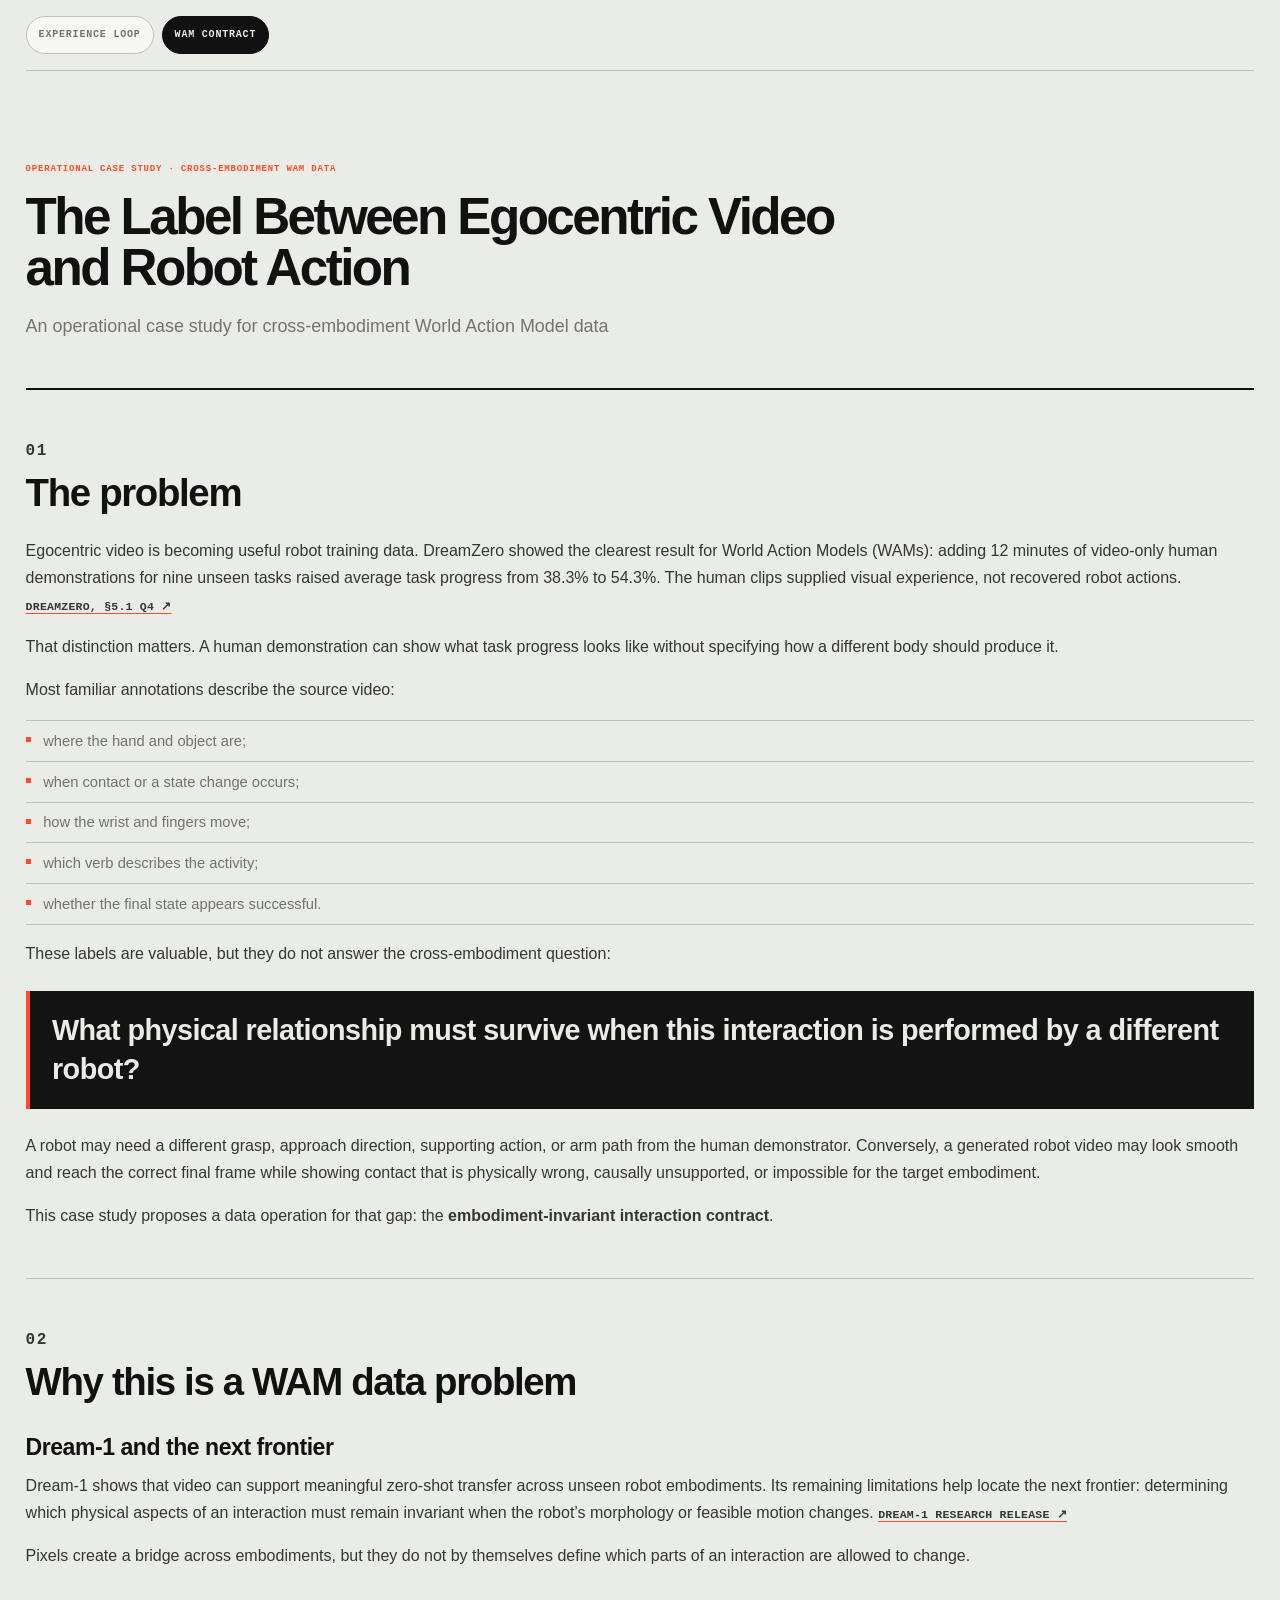
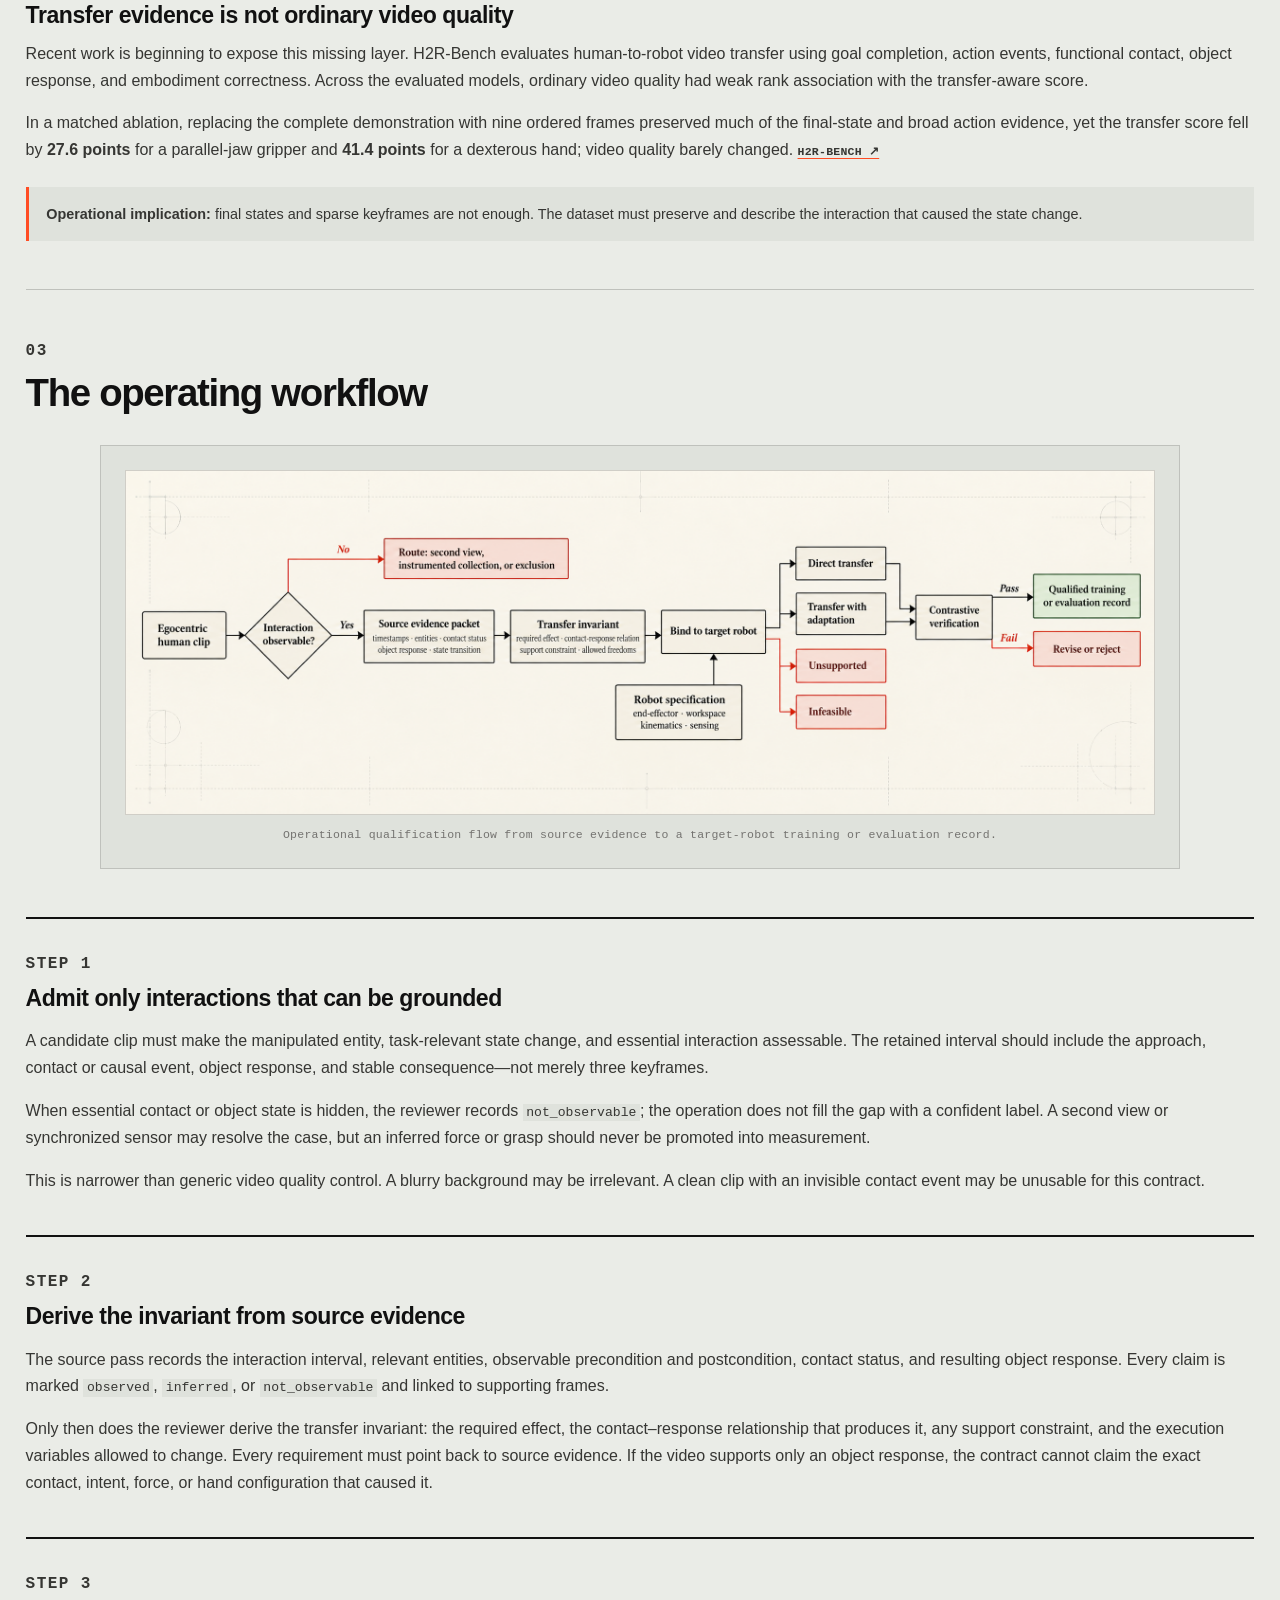
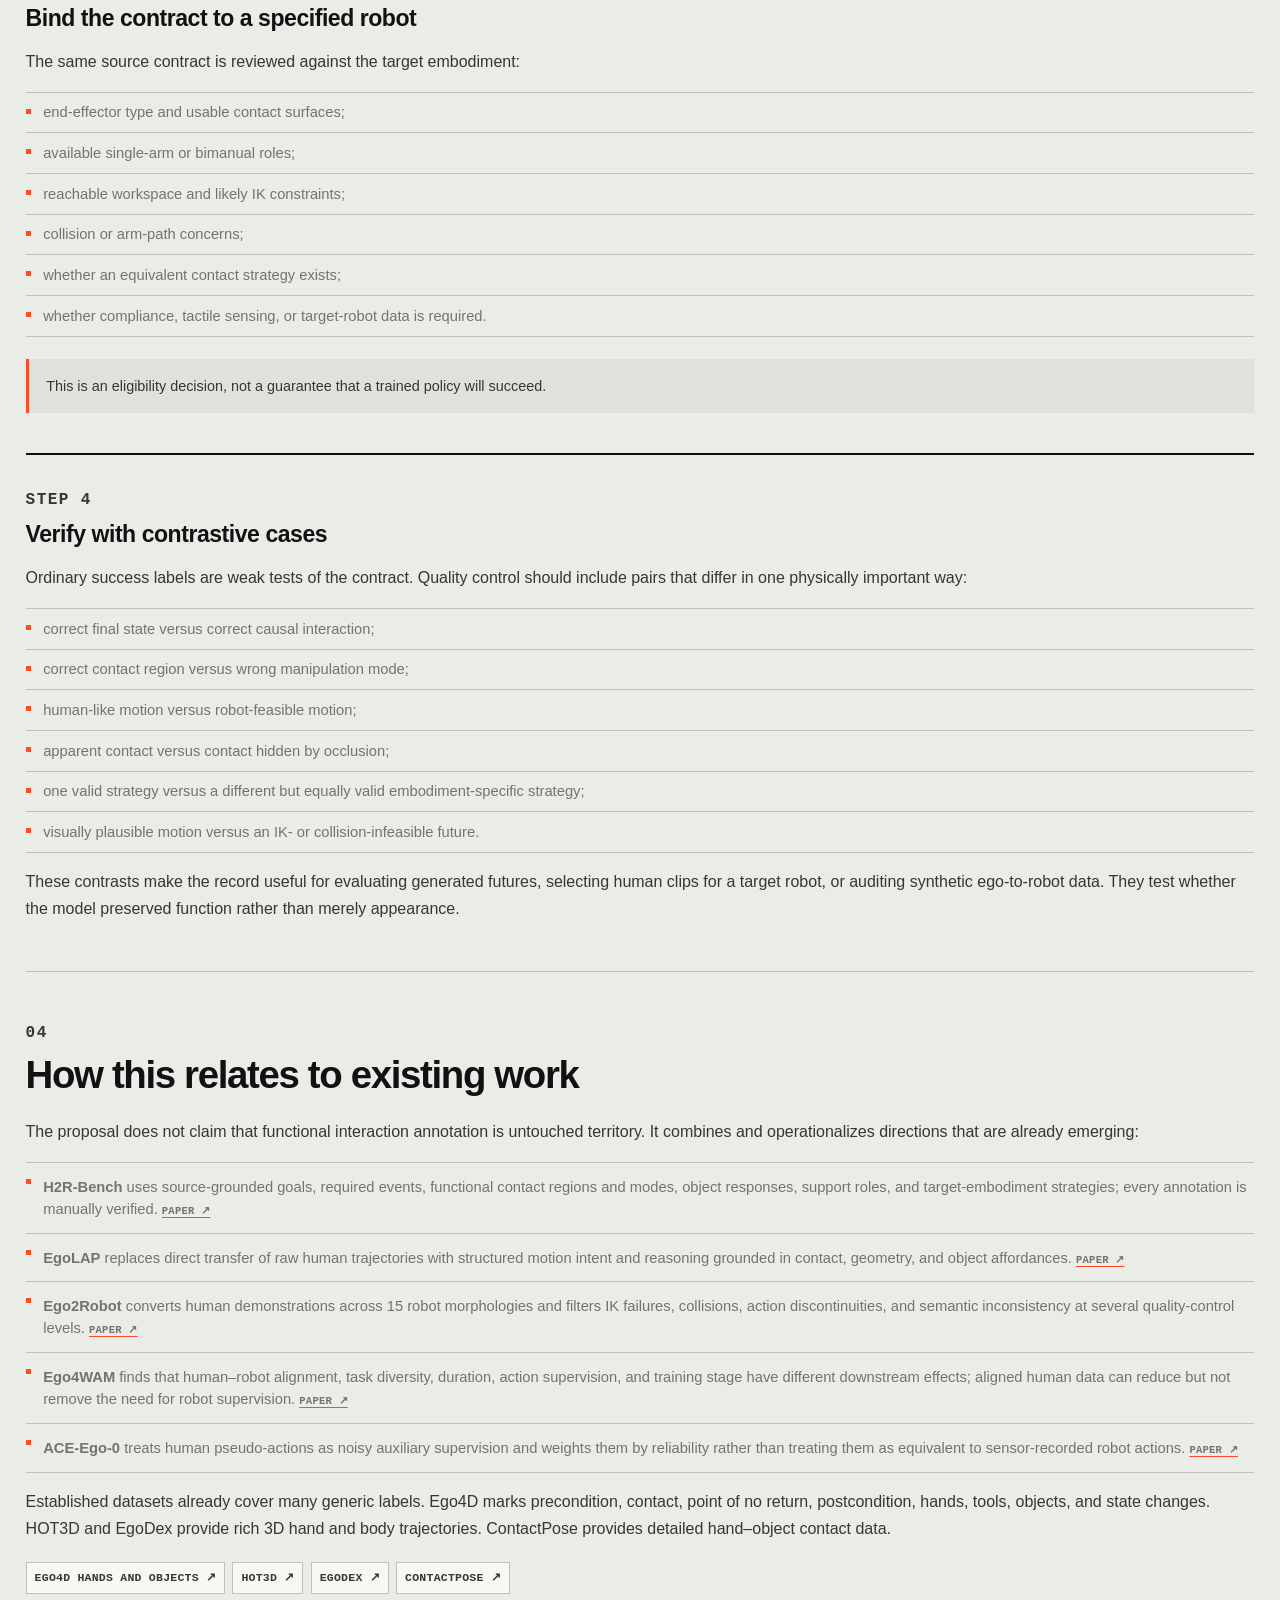
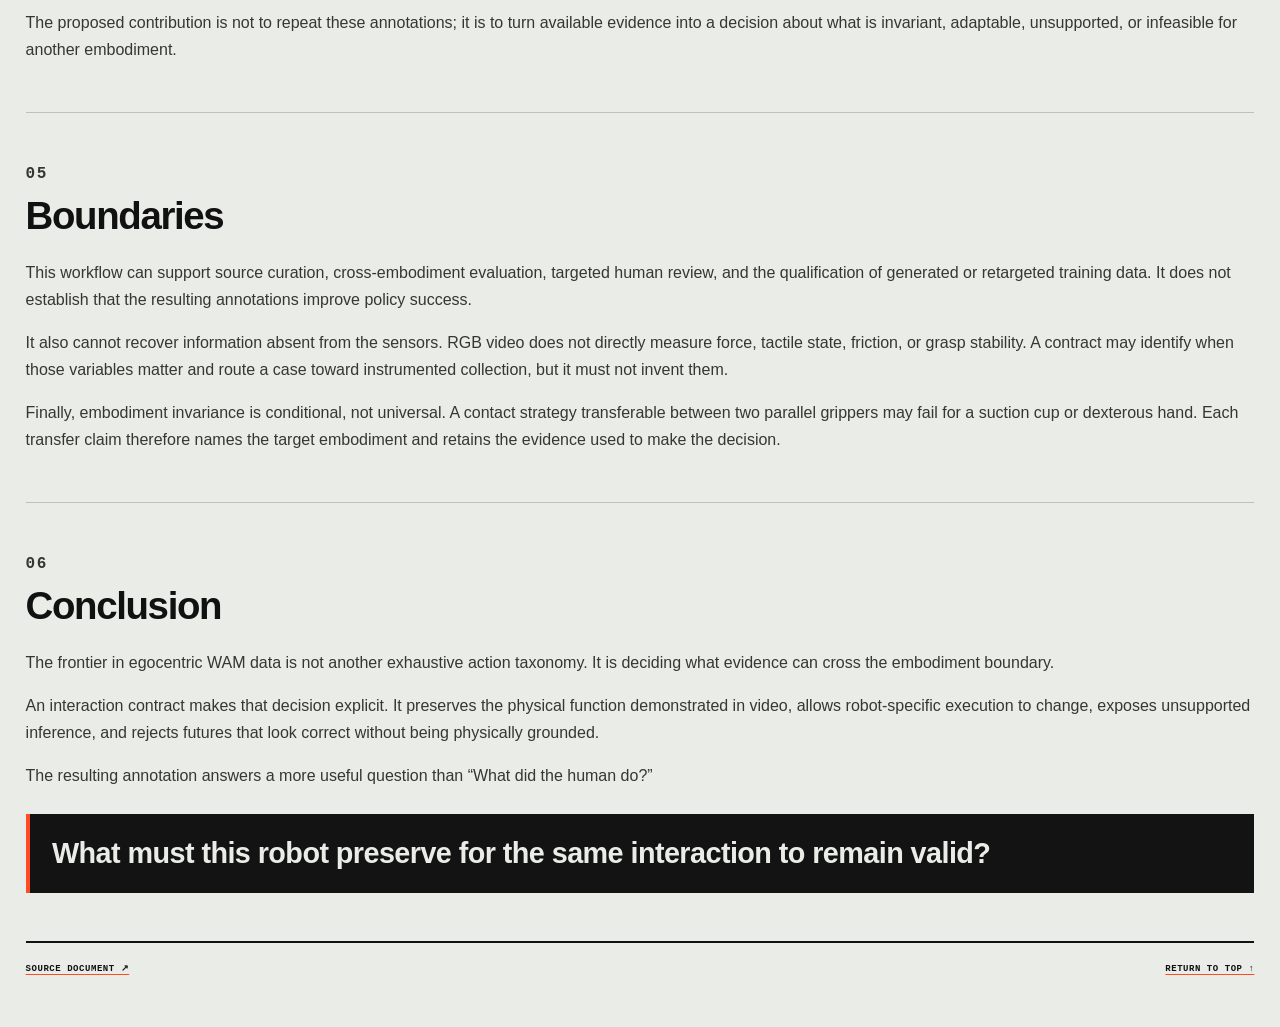
<file: wam.html>
<!DOCTYPE html>
<html lang="en">
<head>
<meta charset="utf-8">
<meta name="viewport" content="width=device-width, initial-scale=1">
<title>The Label Between Egocentric Video and Robot Action</title>
<meta name="description" content="An operational case study for cross-embodiment World Action Model data.">
<link rel="stylesheet" href="styles.css">
</head>
<body class="global-body">
<main class="cs-doc" id="top">
  <nav class="cs-site-nav" aria-label="Case studies">
    <a href="index.html">Experience loop</a>
    <a href="wam.html" aria-current="page">WAM contract</a>
  </nav>

  <article>
    <header class="cs-header">
      <p class="cs-label">Operational case study · Cross-embodiment WAM data</p>
      <h1>The Label Between Egocentric Video and Robot Action</h1>
      <p class="cs-subtitle">An operational case study for cross-embodiment World Action Model data</p>
    </header>

    <section id="problem">
      <p class="cs-section-number">01</p>
      <h2>The problem</h2>
      <p>Egocentric video is becoming useful robot training data. DreamZero showed the clearest result for World Action Models (WAMs): adding 12 minutes of video-only human demonstrations for nine unseen tasks raised average task progress from 38.3% to 54.3%. The human clips supplied visual experience, not recovered robot actions. <a href="https://arxiv.org/abs/2602.15922">DreamZero, §5.1 Q4 ↗</a></p>

      <p>That distinction matters. A human demonstration can show what task progress looks like without specifying how a different body should produce it.</p>

      <p>Most familiar annotations describe the source video:</p>
      <ul>
        <li>where the hand and object are;</li>
        <li>when contact or a state change occurs;</li>
        <li>how the wrist and fingers move;</li>
        <li>which verb describes the activity;</li>
        <li>whether the final state appears successful.</li>
      </ul>

      <p>These labels are valuable, but they do not answer the cross-embodiment question:</p>
      <blockquote class="cs-key-question">What physical relationship must survive when this interaction is performed by a different robot?</blockquote>

      <p>A robot may need a different grasp, approach direction, supporting action, or arm path from the human demonstrator. Conversely, a generated robot video may look smooth and reach the correct final frame while showing contact that is physically wrong, causally unsupported, or impossible for the target embodiment.</p>

      <p>This case study proposes a data operation for that gap: the <strong>embodiment-invariant interaction contract</strong>.</p>
    </section>

    <section id="wam-problem">
      <p class="cs-section-number">02</p>
      <h2>Why this is a WAM data problem</h2>

      <h3>Dream-1 and the next frontier</h3>
      <p>Dream-1 shows that video can support meaningful zero-shot transfer across unseen robot embodiments. Its remaining limitations help locate the next frontier: determining which physical aspects of an interaction must remain invariant when the robot’s morphology or feasible motion changes. <a href="https://dreamlabs.ai/research/dream-1/">Dream-1 research release ↗</a></p>

      <p>Pixels create a bridge across embodiments, but they do not by themselves define which parts of an interaction are allowed to change.</p>

      <h3>Transfer evidence is not ordinary video quality</h3>
      <p>Recent work is beginning to expose this missing layer. H2R-Bench evaluates human-to-robot video transfer using goal completion, action events, functional contact, object response, and embodiment correctness. Across the evaluated models, ordinary video quality had weak rank association with the transfer-aware score.</p>

      <p>In a matched ablation, replacing the complete demonstration with nine ordered frames preserved much of the final-state and broad action evidence, yet the transfer score fell by <strong>27.6 points</strong> for a parallel-jaw gripper and <strong>41.4 points</strong> for a dexterous hand; video quality barely changed. <a href="https://arxiv.org/abs/2608.13049">H2R-Bench ↗</a></p>

      <p class="cs-callout"><strong>Operational implication:</strong> final states and sparse keyframes are not enough. The dataset must preserve and describe the interaction that caused the state change.</p>
    </section>

    <section id="workflow">
      <p class="cs-section-number">03</p>
      <h2>The operating workflow</h2>

      <figure class="cs-workflow-figure" aria-labelledby="workflow-figure-caption">
        <img class="cs-workflow-image" src="assets/wam-operating-workflow.png" alt="Flowchart showing an egocentric clip moving through observability review, source evidence, transfer invariants, target-robot binding, transfer decisions, and contrastive verification." width="2172" height="724">
        <figcaption id="workflow-figure-caption">Operational qualification flow from source evidence to a target-robot training or evaluation record.</figcaption>
        <div class="cs-workflow-scroll" hidden aria-hidden="true">
          <svg class="cs-workflow-diagram" viewBox="0 0 1940 620" role="img" aria-labelledby="workflow-diagram-title workflow-diagram-desc">
            <title id="workflow-diagram-title">Operating workflow for qualifying egocentric interaction data</title>
            <desc id="workflow-diagram-desc">A left-to-right flow from an egocentric human clip through observability, source evidence, transfer invariants, target robot binding, transfer decisions, contrastive verification, and qualification or revision.</desc>
            <defs>
              <marker id="workflow-arrow" markerWidth="10" markerHeight="10" refX="8" refY="5" orient="auto" markerUnits="strokeWidth">
                <path d="M0,0 L10,5 L0,10 Z" class="wf-arrowhead"/>
              </marker>
            </defs>

            <g class="wf-edges">
              <path d="M190 305 H225"/>
              <path d="M382 255 L450 155"/>
              <path d="M410 305 H450"/>
              <path d="M710 305 H760"/>
              <path d="M1040 305 H1080"/>
              <path d="M1045 500 C1100 500 1090 390 1120 350"/>
              <path d="M1220 260 C1260 220 1260 90 1290 90"/>
              <path d="M1240 290 C1260 270 1260 210 1290 210"/>
              <path d="M1240 320 C1260 335 1260 350 1290 350"/>
              <path d="M1220 350 C1260 390 1260 480 1290 480"/>
              <path d="M1470 90 C1520 90 1530 170 1575 195"/>
              <path d="M1500 210 H1550"/>
              <path d="M1730 230 H1760"/>
              <path d="M1640 310 V445 C1640 460 1630 470 1610 470"/>
            </g>

            <g class="wf-edge-labels">
              <text x="407" y="194">No</text>
              <text x="428" y="294">Yes</text>
              <text x="1743" y="218">Pass</text>
              <text x="1653" y="406">Fail</text>
            </g>

            <g class="wf-node" aria-label="Egocentric human clip">
              <rect x="20" y="270" width="170" height="70" rx="10"/>
              <text x="105" y="310">Egocentric human clip</text>
            </g>

            <g class="wf-node wf-decision" aria-label="Interaction observable?">
              <polygon points="230,305 320,225 410,305 320,385"/>
              <text x="320" y="300"><tspan x="320">Interaction</tspan><tspan x="320" dy="20">observable?</tspan></text>
            </g>

            <g class="wf-node wf-route" aria-label="Route: second view, instrumented collection, or exclusion">
              <rect x="450" y="105" width="250" height="100" rx="10"/>
              <text x="575" y="140"><tspan x="575">Route: second view,</tspan><tspan x="575" dy="20">instrumented collection,</tspan><tspan x="575" dy="20">or exclusion</tspan></text>
            </g>

            <g class="wf-node wf-core" aria-label="Source evidence packet: timestamps, entities, contact status, object response, state transition">
              <rect x="450" y="250" width="260" height="110" rx="10"/>
              <text x="580" y="277"><tspan class="wf-node-title" x="580">Source evidence packet</tspan><tspan x="580" dy="22">timestamps · entities · contact status</tspan><tspan x="580" dy="20">object response · state transition</tspan></text>
            </g>

            <g class="wf-node wf-core" aria-label="Transfer invariant: required effect, contact-response relation, support constraint, allowed freedoms">
              <rect x="760" y="250" width="280" height="110" rx="10"/>
              <text x="900" y="277"><tspan class="wf-node-title" x="900">Transfer invariant</tspan><tspan x="900" dy="22">required effect · contact-response relation</tspan><tspan x="900" dy="20">support constraint · allowed freedoms</tspan></text>
            </g>

            <g class="wf-node wf-spec" aria-label="Robot specification: end-effector, workspace, kinematics, sensing">
              <rect x="805" y="455" width="240" height="90" rx="10"/>
              <text x="925" y="482"><tspan class="wf-node-title" x="925">Robot specification</tspan><tspan x="925" dy="21">end-effector · workspace</tspan><tspan x="925" dy="19">kinematics · sensing</tspan></text>
            </g>

            <g class="wf-node wf-decision" aria-label="Bind to target robot">
              <polygon points="1080,305 1160,235 1240,305 1160,375"/>
              <text x="1160" y="300"><tspan x="1160">Bind to</tspan><tspan x="1160" dy="20">target robot</tspan></text>
            </g>

            <g class="wf-node wf-outcome" aria-label="Direct transfer">
              <rect x="1290" y="60" width="180" height="60" rx="10"/>
              <text x="1380" y="95">Direct transfer</text>
            </g>
            <g class="wf-node wf-outcome" aria-label="Transfer with adaptation">
              <rect x="1290" y="180" width="210" height="60" rx="10"/>
              <text x="1395" y="215">Transfer with adaptation</text>
            </g>
            <g class="wf-node wf-muted" aria-label="Unsupported">
              <rect x="1290" y="320" width="160" height="60" rx="10"/>
              <text x="1370" y="355">Unsupported</text>
            </g>
            <g class="wf-node wf-muted" aria-label="Infeasible">
              <rect x="1290" y="450" width="150" height="60" rx="10"/>
              <text x="1365" y="485">Infeasible</text>
            </g>

            <g class="wf-node wf-decision" aria-label="Contrastive verification">
              <polygon points="1550,230 1640,150 1730,230 1640,310"/>
              <text x="1640" y="225"><tspan x="1640">Contrastive</tspan><tspan x="1640" dy="20">verification</tspan></text>
            </g>

            <g class="wf-node wf-success" aria-label="Qualified training or evaluation record">
              <rect x="1760" y="190" width="170" height="80" rx="10"/>
              <text x="1845" y="218"><tspan x="1845">Qualified training or</tspan><tspan x="1845" dy="20">evaluation record</tspan></text>
            </g>

            <g class="wf-node wf-reject" aria-label="Revise or reject">
              <rect x="1450" y="440" width="160" height="60" rx="10"/>
              <text x="1530" y="475">Revise or reject</text>
            </g>
          </svg>
        </div>
      </figure>

      <div class="cs-step">
        <p class="cs-step-number">Step 1</p>
        <h3>Admit only interactions that can be grounded</h3>
        <p>A candidate clip must make the manipulated entity, task-relevant state change, and essential interaction assessable. The retained interval should include the approach, contact or causal event, object response, and stable consequence—not merely three keyframes.</p>
        <p>When essential contact or object state is hidden, the reviewer records <code>not_observable</code>; the operation does not fill the gap with a confident label. A second view or synchronized sensor may resolve the case, but an inferred force or grasp should never be promoted into measurement.</p>
        <p>This is narrower than generic video quality control. A blurry background may be irrelevant. A clean clip with an invisible contact event may be unusable for this contract.</p>
      </div>

      <div class="cs-step">
        <p class="cs-step-number">Step 2</p>
        <h3>Derive the invariant from source evidence</h3>
        <p>The source pass records the interaction interval, relevant entities, observable precondition and postcondition, contact status, and resulting object response. Every claim is marked <code>observed</code>, <code>inferred</code>, or <code>not_observable</code> and linked to supporting frames.</p>
        <p>Only then does the reviewer derive the transfer invariant: the required effect, the contact–response relationship that produces it, any support constraint, and the execution variables allowed to change. Every requirement must point back to source evidence. If the video supports only an object response, the contract cannot claim the exact contact, intent, force, or hand configuration that caused it.</p>
      </div>

      <div class="cs-step">
        <p class="cs-step-number">Step 3</p>
        <h3>Bind the contract to a specified robot</h3>
        <p>The same source contract is reviewed against the target embodiment:</p>
        <ul>
          <li>end-effector type and usable contact surfaces;</li>
          <li>available single-arm or bimanual roles;</li>
          <li>reachable workspace and likely IK constraints;</li>
          <li>collision or arm-path concerns;</li>
          <li>whether an equivalent contact strategy exists;</li>
          <li>whether compliance, tactile sensing, or target-robot data is required.</li>
        </ul>
        <p class="cs-note">This is an eligibility decision, not a guarantee that a trained policy will succeed.</p>
      </div>

      <div class="cs-step">
        <p class="cs-step-number">Step 4</p>
        <h3>Verify with contrastive cases</h3>
        <p>Ordinary success labels are weak tests of the contract. Quality control should include pairs that differ in one physically important way:</p>
        <ul>
          <li>correct final state versus correct causal interaction;</li>
          <li>correct contact region versus wrong manipulation mode;</li>
          <li>human-like motion versus robot-feasible motion;</li>
          <li>apparent contact versus contact hidden by occlusion;</li>
          <li>one valid strategy versus a different but equally valid embodiment-specific strategy;</li>
          <li>visually plausible motion versus an IK- or collision-infeasible future.</li>
        </ul>
        <p>These contrasts make the record useful for evaluating generated futures, selecting human clips for a target robot, or auditing synthetic ego-to-robot data. They test whether the model preserved function rather than merely appearance.</p>
      </div>
    </section>

    <section id="related">
      <p class="cs-section-number">04</p>
      <h2>How this relates to existing work</h2>
      <p>The proposal does not claim that functional interaction annotation is untouched territory. It combines and operationalizes directions that are already emerging:</p>

      <ul class="cs-related-work">
        <li><strong>H2R-Bench</strong> uses source-grounded goals, required events, functional contact regions and modes, object responses, support roles, and target-embodiment strategies; every annotation is manually verified. <a href="https://arxiv.org/abs/2608.13049">Paper ↗</a></li>
        <li><strong>EgoLAP</strong> replaces direct transfer of raw human trajectories with structured motion intent and reasoning grounded in contact, geometry, and object affordances. <a href="https://arxiv.org/abs/2610.08726">Paper ↗</a></li>
        <li><strong>Ego2Robot</strong> converts human demonstrations across 15 robot morphologies and filters IK failures, collisions, action discontinuities, and semantic inconsistency at several quality-control levels. <a href="https://arxiv.org/abs/2608.02580">Paper ↗</a></li>
        <li><strong>Ego4WAM</strong> finds that human–robot alignment, task diversity, duration, action supervision, and training stage have different downstream effects; aligned human data can reduce but not remove the need for robot supervision. <a href="https://arxiv.org/abs/2609.40341">Paper ↗</a></li>
        <li><strong>ACE-Ego-0</strong> treats human pseudo-actions as noisy auxiliary supervision and weights them by reliability rather than treating them as equivalent to sensor-recorded robot actions. <a href="https://arxiv.org/abs/2606.17200">Paper ↗</a></li>
      </ul>

      <p>Established datasets already cover many generic labels. Ego4D marks precondition, contact, point of no return, postcondition, hands, tools, objects, and state changes. HOT3D and EgoDex provide rich 3D hand and body trajectories. ContactPose provides detailed hand–object contact data.</p>

      <p class="cs-links"><a href="https://ego4d-data.org/docs/benchmarks/hands-and-objects/">Ego4D Hands and Objects ↗</a> <a href="https://arxiv.org/abs/2411.19167">HOT3D ↗</a> <a href="https://arxiv.org/abs/2505.11709">EgoDex ↗</a> <a href="https://arxiv.org/abs/2007.09545">ContactPose ↗</a></p>

      <p>The proposed contribution is not to repeat these annotations; it is to turn available evidence into a decision about what is invariant, adaptable, unsupported, or infeasible for another embodiment.</p>
    </section>

    <section id="boundaries">
      <p class="cs-section-number">05</p>
      <h2>Boundaries</h2>
      <p>This workflow can support source curation, cross-embodiment evaluation, targeted human review, and the qualification of generated or retargeted training data. It does not establish that the resulting annotations improve policy success.</p>

      <p>It also cannot recover information absent from the sensors. RGB video does not directly measure force, tactile state, friction, or grasp stability. A contract may identify when those variables matter and route a case toward instrumented collection, but it must not invent them.</p>

      <p>Finally, embodiment invariance is conditional, not universal. A contact strategy transferable between two parallel grippers may fail for a suction cup or dexterous hand. Each transfer claim therefore names the target embodiment and retains the evidence used to make the decision.</p>
    </section>

    <section id="conclusion" class="cs-conclusion">
      <p class="cs-section-number">06</p>
      <h2>Conclusion</h2>
      <p>The frontier in egocentric WAM data is not another exhaustive action taxonomy. It is deciding what evidence can cross the embodiment boundary.</p>

      <p>An interaction contract makes that decision explicit. It preserves the physical function demonstrated in video, allows robot-specific execution to change, exposes unsupported inference, and rejects futures that look correct without being physically grounded.</p>

      <p>The resulting annotation answers a more useful question than “What did the human do?”</p>
      <blockquote class="cs-final-question">What must this robot preserve for the same interaction to remain valid?</blockquote>
    </section>

    <footer class="cs-footer">
      <a href="case-study-interaction-contracts.md">Source document ↗</a>
      <a href="#top">Return to top ↑</a>
    </footer>
  </article>
</main>
</body>
</html>
</file>
<file: styles.css>
.wf-force-outline-none[tabindex="-1"]:focus{outline:none;}

/* =====================================================
   GLOBAL STYLES
   ===================================================== */

/* ----------------------------------------
   UI / Components – Tab Item
   Sanfte Farbübergänge für aktive/inaktive
   Tab-Zustände (Hintergrund & Textfarbe).
---------------------------------------- */
.tab-item {
  transition: background-color 200ms ease, color 200ms ease;
}


/* ----------------------------------------
   Navigation – Hover Underline
   Erzeugt eine animierte Unterstreichung
   für Nav-Links via GSAP. Die Linie ist
   dauerhaft sichtbar beim aktiven Link.
---------------------------------------- */
.nav-link-txt,
.nav-link-txt-transparent {
  position: relative;
  display: inline-block;
  cursor: pointer;
}

.underline-line {
  position: absolute;
  bottom: 0;
  left: 0;
  width: 100%;
  height: 1px;
  background-color: currentColor;
  transform: scaleX(0);
  transform-origin: left center;
}

/* Linie dauerhaft sichtbar für aktive Links */
.nav-link.w--current .nav-link-txt .underline-line,
.nav-link-transparent.w--current .nav-link-txt-transparent .underline-line {
  transform: scaleX(1);
}


/* ----------------------------------------
   Footer – Hover Underline
   Gleiche Underline-Logik wie Navigation,
   angewendet auf Footer-Links.
---------------------------------------- */
.footer-link {
  position: relative;
  display: inline-block;
  cursor: pointer;
}

.footer-link .underline-line {
  position: absolute;
  bottom: 0;
  left: 0;
  width: 100%;
  height: 1px;
  background-color: currentColor;
  transform: scaleX(0);
  transform-origin: left center;
}


/* ----------------------------------------
   CMS Slider – Swiper
   Konfiguriert Pagination-Dots, Slide-
   Abstände und Navigations-Buttons für
   den Swiper-basierten CMS Slider.
---------------------------------------- */
.global-body .swiper {
  --swiper-pagination-bottom: auto;
  --swiper-pagination-bullet-size: 0.5em;
  --swiper-pagination-bullet-inactive-opacity: 0.15;
  --swiper-pagination-bullet-horizontal-gap: 0.25em;
  --swiper-wrapper-transition-timing-function: cubic-bezier(0.625, 0.05, 0, 1);
}

.global-body .swiper-pagination-bullet {
  background-color: #222;
  border-radius: 1px;
}

.global-body .swiper-pagination-bullet-active {
  background-color: #222;
}

.swiper-slide {
  --gap: 1.25em;
  padding-right: var(--gap);
}

.swiper-slide:last-of-type {
  margin-right: calc(-1 * var(--gap));
}

.swiper-navigation__button {
  transition: opacity 0.2s ease;
}

.swiper-button-disabled {
  opacity: 0;
  pointer-events: none;
}


/* ----------------------------------------
   Static Slider – Flickity
   Steuert Sichtbarkeit und Layout des
   Flickity Sliders. Deaktiviert Flickity
   automatisch, wenn zu wenige Slides
   vorhanden sind (per data-Attribut).
   Pfeile und Dots werden entsprechend
   ausgeblendet.
---------------------------------------- */

/* Flickity aktiv: list als Block */
[data-flickity-status="active"] [data-flickity-list]::after {
  content: "flickity";
  display: none;
}

[data-flickity-status="active"] [data-flickity-list] {
  display: block;
}

[data-flickity-list] .flickity-viewport {
  overflow: visible;
  width: 100%;
}

/* Deaktivierte Navigations-Buttons ausblenden */
[data-flickity-control][disabled] {
  visibility: hidden;
  opacity: 0;
  pointer-events: none;
}

/* Aktiver Dot */
[data-flickity-dot="active"] {
  background-color: #131313;
}

/* Desktop: 3 Spalten – Flickity OFF ab ≤3 Slides */
@media screen and (min-width: 992px) {
  [data-flickity-type="cards"] {
    --flick-col: 3;
    --flick-gap: 2em;
  }

  [data-flickity-type="cards"]:is([data-flickity-count="1"], [data-flickity-count="2"], [data-flickity-count="3"]) [data-flickity-list]::after {
    content: "";
    display: block;
  }

  [data-flickity-type="cards"]:is([data-flickity-count="1"], [data-flickity-count="2"], [data-flickity-count="3"]) [data-flickity-list] {
    display: flex;
  }

  [data-flickity-type="cards"]:is([data-flickity-count="1"], [data-flickity-count="2"], [data-flickity-count="3"]) [data-flickity-controls] {
    display: none;
  }

  /* Letzte zwei Dots ausblenden */
  [data-flickity-type="cards"] [data-flickity-dot]:nth-last-child(-n+2) {
    display: none;
  }
}

/* Tablet: 2.5 Spalten – Flickity OFF ab ≤2 Slides */
@media (min-width: 768px) and (max-width: 991px) {
  [data-flickity-type="cards"] {
    --flick-col: 2.5;
    --flick-gap: 1.5em;
  }

  [data-flickity-type="cards"]:is([data-flickity-count="1"], [data-flickity-count="2"]) [data-flickity-list]::after {
    content: "";
    display: block;
  }

  [data-flickity-type="cards"]:is([data-flickity-count="1"], [data-flickity-count="2"]) [data-flickity-list] {
    display: flex;
  }

  [data-flickity-type="cards"]:is([data-flickity-count="1"], [data-flickity-count="2"]) [data-flickity-controls] {
    display: none;
  }

  /* Letzten Dot ausblenden */
  [data-flickity-type="cards"] [data-flickity-dot]:nth-last-child(1) {
    display: none;
  }
}

/* Mobile: 1 Spalte – Flickity OFF ab 1 Slide */
@media screen and (max-width: 767px) {
  [data-flickity-type="cards"] {
    --flick-col: 1;
    --flick-gap: 1em;
  }

  [data-flickity-type="cards"]:is([data-flickity-count="1"]) [data-flickity-list]::after {
    content: "";
    display: block;
  }

  [data-flickity-type="cards"]:is([data-flickity-count="1"]) [data-flickity-list] {
    display: flex;
  }

  [data-flickity-type="cards"]:is([data-flickity-count="1"]) [data-flickity-controls] {
    display: none;
  }
}


/* ----------------------------------------
   Modal – Overlay & Sichtbarkeit
   Steuert Opacity und Visibility des
   Modal-Overlays sowie die Anzeige
   einzelner Modals per data-Attribut.
---------------------------------------- */
[data-modal-group-status] {
  transition: all 0.2s linear;
}

[data-modal-group-status="active"] {
  opacity: 1;
  visibility: visible;
}

[data-modal-name][data-modal-status="active"] {
  display: flex;
}


/* ----------------------------------------
   Form Validation – Fehlerzustand
   Markiert ungültige Felder mit roter
   Border und blendet das Error-Icon ein.
   Gilt für Input, Textarea, Select sowie
   Radio/Checkbox-Felder.
---------------------------------------- */
[data-validate].is--error input,
[data-validate].is--error textarea,
[data-validate].is--error select {
  border-color: #FF4C24;
}

[data-validate].is--error .form-field-icon.is--error,
[data-validate].is--error .radiocheck-field-icon.is--error {
  opacity: 1;
}


/* ----------------------------------------
   Form Validation – Erfolgszustand
   Blendet das Success-Icon ein, sobald
   ein Feld valide ist.
---------------------------------------- */
[data-validate].is--success .form-field-icon.is--success,
[data-validate].is--success .radiocheck-field-icon.is--success {
  opacity: 1;
}


/* ----------------------------------------
   Form Validation – Custom Radio & Checkbox
   Steuert visuelle Zustände (Focus,
   Checked) für eigene Radio/Checkbox-
   Elemente. Error-State markiert die
   Custom-Box rot, außer wenn gecheckt.
---------------------------------------- */
[data-form-validate] .radiocheck-field input:focus-visible ~ .radiocheck-custom {
  background-color: #D0CFCD;
  color: #E2E1DF;
}

[data-form-validate] .radiocheck-field input:focus-visible:checked ~ .radiocheck-custom,
[data-form-validate] .radiocheck-field input:checked ~ .radiocheck-custom {
  background-color: #131313;
  color: #EFEEEC;
}

[data-form-validate] .radiocheck-field .radiocheck-label.is--small {
  margin-top: 0.125em;
}

[data-validate].is--error .radiocheck-custom {
  border-color: #FF4C24;
}

[data-validate].is--error input:checked ~ .radiocheck-custom {
  border-color: #131313;
}


/* ----------------------------------------
   Form Validation – Select Placeholder
   Zeigt den Placeholder-Text des Selects
   in reduzierter Opacity, solange kein
   gültiger Wert ausgewählt ist.
---------------------------------------- */
[data-form-validate] select:has(option[value=""]:checked) {
  color: rgba(19, 19, 19, 0.3);
}



/* ----------------------------------------
   Hover Styling für E-Mail Copy & Paste
---------------------------------------- */
@media (hover: hover) {
  .copy-email-button:hover .copy-email-icon__wrap{
    background: rgba(48, 48, 48, 0.9);
  }
  .copy-email-button:hover .copy-email-text__el{
    transform: translate(0px, -100%);
  }
}

/* Keyboard focus styling */
.copy-email-button:focus .copy-email-icon__wrap{
  background: rgba(48, 48, 48, 0.9);
}
.copy-email-button:focus .copy-email-text__el {
  transform: translate(0px, -100%);
}

/* 'Copied' state, when a user has clicked the button */
[data-copy-button="copied"] .copy-email-icon__wrap{ background: #002bba !important; }
[data-copy-button="copied"] .copy-email-text__el{ transform: translate(0px, -200%) !important; }



  /* ----------------------------------------
   Page Transition
   Vollflächiges blaues Overlay, das per
   GSAP beim Seitenwechsel ein- und
   ausfährt (translateY).
---------------------------------------- */
.page-transition {
  position: fixed;
  top: 0;
  left: 0;
  width: 100%;
  height: 100%;
  background: #121212;
  transform: translateY(100%);
  z-index: 101;
  pointer-events: none;
}

  [data-media-init] [data-media-placeholder] {
  transition: opacity 0.2s ease, visibility 0.2s ease;
}

[data-media-init][data-media-status="playing"] [data-media-placeholder],
[data-media-init][data-media-status="paused"] [data-media-placeholder] {
  visibility: hidden;
  opacity: 0;
}

.w-dyn-item:last-child .cms-stroke {
  display: none;
}

.wf-design-mode .img-carousel__panel{
  position: relative; 
}

.wf-design-mode .img-carousel__list{
  overflow: auto;
  justify-content: flex-start;
}

.img-carousel__panel:nth-of-type(even){
  justify-content: center;
}

.global-body {
    overflow-x: clip;
} 


.page-transition {
  transform: translateY(0%); /* Fallback für JS-Verzögerung */
} 
 

.global-headline-l {
  font-size: clamp(2.5rem, 4vw, 4rem);      /* 40 → 64 */
}

.global-headline-m {
  font-size: clamp(2rem, 3vw, 2.2rem);      /* 32 → 40 */
}

.global-headline-s {
  font-size: clamp(1.8rem, 2.2vw, 2rem);    /* 28 → 32 */
}

.global-headline-xs {
  font-size: clamp(1.2rem, 1.6vw, 1.4rem); /* 20 → 24 */
}

.copytext {
  font-size: clamp(1rem, 1.05vw, 1.1rem);    /* 14 → 16 */
}

.copytext-small {
  font-size: clamp(0.9rem, 1vw, 1rem);    /* 14 → 16 */
}

.nav-link-txt {
  font-size: clamp(0.8125rem, 0.9vw, 0.9375rem); /* 13 → 15px */
}

@media (max-width: 767px) {
  .nav-link-txt {
    font-size: 16px;
  }
}
.button-txt {
  font-size: clamp(0.8125rem, 0.9vw, 0.9375rem); /* 13 → 15px */
}

.copy-email-text__wrap,
.footer-link,
.footer-txt,
{
  font-size: clamp(0.625rem, 0.7vw, 0.6875rem);
}

/* =====================================================
   TASTE — Footer styles (scoped to .taste-footer-embed)
   ===================================================== */
@font-face {
  font-family: "Matter TRIAL";
  src: url("https://footertaste.b-cdn.net/Matter-TRIAL-Medium.ttf") format("truetype");
  font-weight: 700;
  font-style: normal;
  font-display: swap;
}
.taste-footer-embed {
  --cream: #eaece7;
  --ink: #111111;
  --grey: #747370;
  --grey-soft: #8b8b8b;
  --pad: clamp(20px, 3.2vw, 40px);
  --mono: "Azeret Mono", "SF Mono", ui-monospace, "Roboto Mono", Menlo, Consolas, monospace;
  --display: "Matter TRIAL", "Space Grotesk", "Helvetica Neue", Helvetica, Arial, sans-serif;

  display: flex;
  align-items: center;
  justify-content: center;
  width: 100%;
  padding: clamp(0px, 2vw, 32px);
  font-family: var(--mono);
  -webkit-font-smoothing: antialiased;
  text-rendering: optimizeLegibility;
}
.taste-footer-embed *,
.taste-footer-embed *::before,
.taste-footer-embed *::after { box-sizing: border-box; margin: 0; padding: 0; }

.taste-footer-embed .footer {
  position: relative;
  width: 100%;
  min-height: clamp(560px, 54vw, 945px);
  display: flex;
  flex-direction: column;
  padding: var(--pad);
  background: var(--cream);
  border-radius: 10px;
  color: var(--ink);
  overflow: hidden;
  transition: background-color 0.7s ease;
  animation: tastePageIn 0.6s ease;
}
.taste-footer-embed .footer.is-restarting { opacity: 0; transform: scale(0.985); }
.taste-footer-embed .footer { transition: background-color 0.7s ease, opacity 0.45s ease, transform 0.45s ease; }
@keyframes tastePageIn { from { opacity: 0; } to { opacity: 1; } }

.taste-footer-embed .footer.is-inverted { background: var(--ink); }
.taste-footer-embed .footer.is-inverted .hero__headline,
.taste-footer-embed .footer.is-inverted .hero__side,
.taste-footer-embed .footer.is-inverted .hero__count { color: var(--cream); }

.taste-footer-embed .hero__side,
.taste-footer-embed .hero__count { transition: color 0.6s ease; }

.taste-footer-embed .deck {
  position: absolute; inset: 0; width: 100%; height: 100%;
  display: block; z-index: 0; touch-action: none; cursor: grab;
}
.taste-footer-embed .deck.is-grabbing { cursor: grabbing; }

.taste-footer-embed .hero { position: relative; z-index: 2; pointer-events: none; }

.taste-footer-embed .hero {
  flex: 1 1 auto; width: 100%; display: flex; flex-direction: column; align-items: center;
  gap: clamp(20px, 3.5vw, 48px); padding-block: clamp(20px, 3vw, 40px);
  --hero-size: clamp(20px, 4.34vw, 46px);
}
.taste-footer-embed .hero__zones {
  flex: 1 1 auto; align-self: stretch; width: 100%; display: flex; flex-direction: row;
  align-items: center; justify-content: space-between;
  padding-inline: clamp(24px, 5vw, 88px);
}
.taste-footer-embed .hero__side {
  flex: 0 0 auto; display: inline-flex; align-items: baseline; gap: 0.5em;
  font-family: var(--mono); font-size: clamp(9px, 1.02vw, 16px);
  letter-spacing: 0.04em; text-transform: uppercase; color: var(--ink);
  padding: 0.7em 1.3em; border-radius: 999px; background: var(--cream);
  transition: color 0.2s ease, background-color 0.2s ease;
}
.taste-footer-embed .footer.is-inverted .hero__side { background: var(--ink); }
.taste-footer-embed .hero.is-favorited .hero__side { background: transparent; padding: 0; }
.taste-footer-embed .hero__side.is-armed { background: var(--ink); color: var(--cream); }
.taste-footer-embed .hero__count {
  font-size: 0.5em; letter-spacing: 0.06em; color: var(--grey);
  font-variant-numeric: tabular-nums; transform: translateY(-0.4em);
}
.taste-footer-embed .hero__center {
  position: absolute; top: 0; left: 0; right: 0; display: flex; flex-direction: column;
  align-items: center; gap: clamp(0px, 0.2vw, 4px);
  padding-top: clamp(28px, 7vw, 96px); text-align: center; min-width: 0;
}
.taste-footer-embed .hero__remaining {
  font-family: var(--mono); font-size: clamp(10px, 0.95vw, 13px);
  letter-spacing: 0.1em; text-transform: uppercase; color: var(--grey); display: none;
}
.taste-footer-embed .hero__caption:not(.caption-restart) {
  position: absolute; top: 0; left: 0; text-align: left; margin-top: 0;
}
.taste-footer-embed .hero__headline {
  font-family: var(--display); font-weight: 700; font-size: var(--hero-size);
  line-height: 1.02; letter-spacing: 0.02em; text-transform: none; text-align: center;
  color: var(--ink); text-wrap: balance;
  transition: transform 0.6s cubic-bezier(0.5,0,0.2,1), color 0.6s ease;
}
.taste-footer-embed .hero__subhead {
  font-family: var(--display); font-weight: 700; font-size: var(--hero-size);
  line-height: 1.02; letter-spacing: 0.02em; text-transform: none; text-align: center; color: #666;
}
.taste-footer-embed .hero.is-favorited .hero__center { gap: 0; }
.taste-footer-embed .scramble-dim { opacity: 0.55; }
.taste-footer-embed .hero__caption {
  display: inline-flex; align-items: center; gap: 12px; font-family: var(--mono);
  font-size: clamp(11px, 1vw, 14px); letter-spacing: 0.02em; text-transform: uppercase; color: var(--grey);
}
.taste-footer-embed .hero__caption-icon { flex: 0 0 auto; width: 13px; height: 12px; color: var(--grey); }
.taste-footer-embed .caption-mask { overflow: hidden; perspective: 600px; }
.taste-footer-embed .hero__caption.caption-mask { display: block; text-align: center; white-space: nowrap; }
.taste-footer-embed .hero__side.caption-mask { display: inline-block; white-space: nowrap; }
.taste-footer-embed .flip {
  display: inline-block; vertical-align: middle; transform-origin: center top;
  transition: transform 0.5s cubic-bezier(0.6,0.04,0.3,1); will-change: transform;
}
.taste-footer-embed .flip--icon { margin-right: 8px; }
.taste-footer-embed .flip.is-down { transform: translateY(130%) rotateX(-90deg); }
.taste-footer-embed .flip.is-up { transform: translateY(-130%) rotateX(90deg); }
.taste-footer-embed .hero__caption.caption-restart {
  display: block; text-align: center; white-space: nowrap; margin-top: 5px;
}
.taste-footer-embed .footer.is-inverted .caption-restart { color: #9a9a96; }

@media (max-width: 640px) {
  .taste-footer-embed .footer { min-height: clamp(660px, 54vw, 945px); }
  .taste-footer-embed .hero { --hero-size: clamp(20px, 5.9vw, 54px); }
  .taste-footer-embed .hero__center { position: static; padding-top: clamp(24px, 7vw, 48px); }
  .taste-footer-embed .hero__zones { padding-inline: clamp(8px, 3vw, 24px); padding-bottom: 0; min-height: 56vw; }
}
@media (max-width: 440px) {
  .taste-footer-embed .hero { gap: 6px; --hero-size: clamp(17px, 5.2vw, 41px); }
  .taste-footer-embed .hero__side { font-size: 9px; }
  .taste-footer-embed .hero__caption { font-size: 10px; }
}
@media (prefers-reduced-motion: reduce) {
  .taste-footer-embed * { transition: none !important; }
}

/* Source: https://cdn.prod.website-files.com/6a1d5baf94efef5f7c435fc3/css/taste-ai.webflow.shared.f7b2e3f8e.min.css */
html{-webkit-text-size-adjust:100%;-ms-text-size-adjust:100%;font-family:sans-serif}body{margin:0}article,aside,details,figcaption,figure,footer,header,hgroup,main,menu,nav,section,summary{display:block}audio,canvas,progress,video{vertical-align:baseline;display:inline-block}audio:not([controls]){height:0;display:none}[hidden],template{display:none}a{background-color:#0000}a:active,a:hover{outline:0}abbr[title]{border-bottom:1px dotted}b,strong{font-weight:700}dfn{font-style:italic}h1{margin:.67em 0;font-size:2em}mark{color:#000;background:#ff0}small{font-size:80%}sub,sup{vertical-align:baseline;font-size:75%;line-height:0;position:relative}sup{top:-.5em}sub{bottom:-.25em}img{border:0}svg:not(:root){overflow:hidden}hr{box-sizing:content-box;height:0}pre{overflow:auto}code,kbd,pre,samp{font-family:monospace;font-size:1em}button,input,optgroup,select,textarea{color:inherit;font:inherit;margin:0}button{overflow:visible}button,select{text-transform:none}button,html input[type=button],input[type=reset]{-webkit-appearance:button;cursor:pointer}button[disabled],html input[disabled]{cursor:default}button::-moz-focus-inner,input::-moz-focus-inner{border:0;padding:0}input{line-height:normal}input[type=checkbox],input[type=radio]{box-sizing:border-box;padding:0}input[type=number]::-webkit-inner-spin-button,input[type=number]::-webkit-outer-spin-button{height:auto}input[type=search]{-webkit-appearance:none}input[type=search]::-webkit-search-cancel-button,input[type=search]::-webkit-search-decoration{-webkit-appearance:none}legend{border:0;padding:0}textarea{overflow:auto}optgroup{font-weight:700}table{border-collapse:collapse;border-spacing:0}td,th{padding:0}@font-face{font-family:webflow-icons;src:url([data-uri])format("truetype");font-weight:400;font-style:normal}[class^=w-icon-],[class*=\ w-icon-]{speak:none;font-variant:normal;text-transform:none;-webkit-font-smoothing:antialiased;-moz-osx-font-smoothing:grayscale;font-style:normal;font-weight:400;line-height:1;font-family:webflow-icons!important}.w-icon-slider-right:before{content:""}.w-icon-slider-left:before{content:""}.w-icon-nav-menu:before{content:""}.w-icon-arrow-down:before,.w-icon-dropdown-toggle:before{content:""}.w-icon-file-upload-remove:before{content:""}.w-icon-file-upload-icon:before{content:""}*{box-sizing:border-box}html{height:100%}body{color:#333;background-color:#fff;min-height:100%;margin:0;font-family:Arial,sans-serif;font-size:14px;line-height:20px}img{vertical-align:middle;max-width:100%;display:inline-block}html.w-mod-touch *{background-attachment:scroll!important}.w-block{display:block}.w-inline-block{max-width:100%;display:inline-block}.w-clearfix:before,.w-clearfix:after{content:" ";grid-area:1/1/2/2;display:table}.w-clearfix:after{clear:both}.w-hidden{display:none}.w-button{color:#fff;line-height:inherit;cursor:pointer;background-color:#3898ec;border:0;border-radius:0;padding:9px 15px;text-decoration:none;display:inline-block}input.w-button{-webkit-appearance:button}:where(button.w-popover-trigger){color:inherit;cursor:pointer;font:inherit;line-height:inherit;text-align:inherit;-webkit-text-decoration:inherit;text-decoration:inherit;background-color:#0000;border:0;margin:0;padding:0}.w-popover{position-anchor:none}.w-popover[popover]:not(:popover-open){display:none}html[data-w-dynpage] [data-w-cloak]{color:#0000!important}.w-code-block{margin:unset}pre.w-code-block code{all:inherit}pre.w-code-block code>span{display:block!important}.w-optimization{display:contents}.w-webflow-badge,.w-webflow-badge>img{box-sizing:unset;width:unset;height:unset;max-height:unset;max-width:unset;min-height:unset;min-width:unset;margin:unset;padding:unset;float:unset;clear:unset;border:unset;border-radius:unset;background:unset;background-image:unset;background-position:unset;background-size:unset;background-repeat:unset;background-origin:unset;background-clip:unset;background-attachment:unset;background-color:unset;box-shadow:unset;transform:unset;direction:unset;font-family:unset;font-weight:unset;color:unset;font-size:unset;line-height:unset;font-style:unset;font-variant:unset;text-align:unset;letter-spacing:unset;-webkit-text-decoration:unset;text-decoration:unset;text-indent:unset;text-transform:unset;list-style-type:unset;text-shadow:unset;vertical-align:unset;cursor:unset;white-space:unset;word-break:unset;word-spacing:unset;word-wrap:unset;transition:unset}.w-webflow-badge{white-space:nowrap;cursor:pointer;box-shadow:0 0 0 1px #0000001a,0 1px 3px #0000001a;visibility:visible!important;opacity:1!important;z-index:2147483647!important;color:#aaadb0!important;width:auto!important;height:auto!important;overflow:unset!important;background-color:#fff!important;border-radius:3px!important;margin:0!important;padding:6px!important;font-size:12px!important;line-height:14px!important;text-decoration:none!important;display:inline-block!important;position:fixed!important;inset:auto 12px 12px auto!important;transform:none!important}.w-webflow-badge>img{position:unset;visibility:unset!important;opacity:1!important;vertical-align:middle!important;display:inline-block!important}h1,h2,h3,h4,h5,h6{margin-bottom:10px;font-weight:700}h1{margin-top:20px;font-size:38px;line-height:44px}h2{margin-top:20px;font-size:32px;line-height:36px}h3{margin-top:20px;font-size:24px;line-height:30px}h4{margin-top:10px;font-size:18px;line-height:24px}h5{margin-top:10px;font-size:14px;line-height:20px}h6{margin-top:10px;font-size:12px;line-height:18px}p{margin-top:0;margin-bottom:10px}blockquote{border-left:5px solid #e2e2e2;margin:0 0 10px;padding:10px 20px;font-size:18px;line-height:22px}figure{margin:0 0 10px}figcaption{text-align:center;margin-top:5px}ul,ol{margin-top:0;margin-bottom:10px;padding-left:40px}.w-list-unstyled{padding-left:0;list-style:none}.w-embed:before,.w-embed:after{content:" ";grid-area:1/1/2/2;display:table}.w-embed:after{clear:both}.w-video{width:100%;padding:0;position:relative}.w-video iframe,.w-video object,.w-video embed{border:none;width:100%;height:100%;position:absolute;top:0;left:0}fieldset{border:0;margin:0;padding:0}button,[type=button],[type=reset]{cursor:pointer;-webkit-appearance:button;border:0}.w-form{margin:0 0 15px}.w-form-done{text-align:center;background-color:#ddd;padding:20px;display:none}.w-form-fail{background-color:#ffdede;margin-top:10px;padding:10px;display:none}label{margin-bottom:5px;font-weight:700;display:block}.w-input,.w-select{color:#333;vertical-align:middle;background-color:#fff;border:1px solid #ccc;width:100%;height:38px;margin-bottom:10px;padding:8px 12px;font-size:14px;line-height:1.42857;display:block}.w-input::placeholder,.w-select::placeholder{color:#999}.w-input:focus,.w-select:focus{border-color:#3898ec;outline:0}.w-input[disabled],.w-select[disabled],.w-input[readonly],.w-select[readonly],fieldset[disabled] .w-input,fieldset[disabled] .w-select{cursor:not-allowed}.w-input[disabled]:not(.w-input-disabled),.w-select[disabled]:not(.w-input-disabled),.w-input[readonly],.w-select[readonly],fieldset[disabled]:not(.w-input-disabled) .w-input,fieldset[disabled]:not(.w-input-disabled) .w-select{background-color:#eee}textarea.w-input,textarea.w-select{height:auto}.w-select{background-color:#f3f3f3}.w-select[multiple]{height:auto}.w-form-label{cursor:pointer;margin-bottom:0;font-weight:400;display:inline-block}.w-radio{margin-bottom:5px;padding-left:20px;display:block}.w-radio:before,.w-radio:after{content:" ";grid-area:1/1/2/2;display:table}.w-radio:after{clear:both}.w-radio-input{float:left;margin:3px 0 0 -20px;line-height:normal}.w-file-upload{margin-bottom:10px;display:block}.w-file-upload-input{opacity:0;z-index:-100;width:.1px;height:.1px;position:absolute;overflow:hidden}.w-file-upload-default,.w-file-upload-uploading,.w-file-upload-success{color:#333;display:inline-block}.w-file-upload-error{margin-top:10px;display:block}.w-file-upload-default.w-hidden,.w-file-upload-uploading.w-hidden,.w-file-upload-error.w-hidden,.w-file-upload-success.w-hidden{display:none}.w-file-upload-uploading-btn{cursor:pointer;background-color:#fafafa;border:1px solid #ccc;margin:0;padding:8px 12px;font-size:14px;font-weight:400;display:flex}.w-file-upload-file{background-color:#fafafa;border:1px solid #ccc;flex-grow:1;justify-content:space-between;margin:0;padding:8px 9px 8px 11px;display:flex}.w-file-upload-file-name{font-size:14px;font-weight:400;display:block}.w-file-remove-link{cursor:pointer;width:auto;height:auto;margin-top:3px;margin-left:10px;padding:3px;display:block}.w-icon-file-upload-remove{margin:auto;font-size:10px}.w-file-upload-error-msg{color:#ea384c;padding:2px 0;display:inline-block}.w-file-upload-info{padding:0 12px;line-height:38px;display:inline-block}.w-file-upload-label{cursor:pointer;background-color:#fafafa;border:1px solid #ccc;margin:0;padding:8px 12px;font-size:14px;font-weight:400;display:inline-block}.w-icon-file-upload-icon,.w-icon-file-upload-uploading{width:20px;margin-right:8px;display:inline-block}.w-icon-file-upload-uploading{height:20px}.w-container{max-width:940px;margin-left:auto;margin-right:auto}.w-container:before,.w-container:after{content:" ";grid-area:1/1/2/2;display:table}.w-container:after{clear:both}.w-container .w-row{margin-left:-10px;margin-right:-10px}.w-row:before,.w-row:after{content:" ";grid-area:1/1/2/2;display:table}.w-row:after{clear:both}.w-row .w-row{margin-left:0;margin-right:0}.w-col{float:left;width:100%;min-height:1px;padding-left:10px;padding-right:10px;position:relative}.w-col .w-col{padding-left:0;padding-right:0}.w-col-1{width:8.33333%}.w-col-2{width:16.6667%}.w-col-3{width:25%}.w-col-4{width:33.3333%}.w-col-5{width:41.6667%}.w-col-6{width:50%}.w-col-7{width:58.3333%}.w-col-8{width:66.6667%}.w-col-9{width:75%}.w-col-10{width:83.3333%}.w-col-11{width:91.6667%}.w-col-12{width:100%}.w-hidden-main{display:none!important}@media screen and (max-width:991px){.w-container{max-width:728px}.w-hidden-main{display:inherit!important}.w-hidden-medium{display:none!important}.w-col-medium-1{width:8.33333%}.w-col-medium-2{width:16.6667%}.w-col-medium-3{width:25%}.w-col-medium-4{width:33.3333%}.w-col-medium-5{width:41.6667%}.w-col-medium-6{width:50%}.w-col-medium-7{width:58.3333%}.w-col-medium-8{width:66.6667%}.w-col-medium-9{width:75%}.w-col-medium-10{width:83.3333%}.w-col-medium-11{width:91.6667%}.w-col-medium-12{width:100%}.w-col-stack{width:100%;left:auto;right:auto}}@media screen and (max-width:767px){.w-hidden-main,.w-hidden-medium{display:inherit!important}.w-hidden-small{display:none!important}.w-row,.w-container .w-row{margin-left:0;margin-right:0}.w-col{width:100%;left:auto;right:auto}.w-col-small-1{width:8.33333%}.w-col-small-2{width:16.6667%}.w-col-small-3{width:25%}.w-col-small-4{width:33.3333%}.w-col-small-5{width:41.6667%}.w-col-small-6{width:50%}.w-col-small-7{width:58.3333%}.w-col-small-8{width:66.6667%}.w-col-small-9{width:75%}.w-col-small-10{width:83.3333%}.w-col-small-11{width:91.6667%}.w-col-small-12{width:100%}}@media screen and (max-width:479px){.w-container{max-width:none}.w-hidden-main,.w-hidden-medium,.w-hidden-small{display:inherit!important}.w-hidden-tiny{display:none!important}.w-col{width:100%}.w-col-tiny-1{width:8.33333%}.w-col-tiny-2{width:16.6667%}.w-col-tiny-3{width:25%}.w-col-tiny-4{width:33.3333%}.w-col-tiny-5{width:41.6667%}.w-col-tiny-6{width:50%}.w-col-tiny-7{width:58.3333%}.w-col-tiny-8{width:66.6667%}.w-col-tiny-9{width:75%}.w-col-tiny-10{width:83.3333%}.w-col-tiny-11{width:91.6667%}.w-col-tiny-12{width:100%}}.w-widget{position:relative}.w-widget-map{width:100%;height:400px}.w-widget-map label{width:auto;display:inline}.w-widget-map img{max-width:inherit}.w-widget-map .gm-style-iw{text-align:center}.w-widget-map .gm-style-iw>button{display:none!important}.w-widget-twitter{overflow:hidden}.w-widget-twitter-count-shim{vertical-align:top;text-align:center;background:#fff;border:1px solid #758696;border-radius:3px;width:28px;height:20px;display:inline-block;position:relative}.w-widget-twitter-count-shim *{pointer-events:none;-webkit-user-select:none;user-select:none}.w-widget-twitter-count-shim .w-widget-twitter-count-inner{text-align:center;color:#999;font-family:serif;font-size:15px;line-height:12px;position:relative}.w-widget-twitter-count-shim .w-widget-twitter-count-clear{display:block;position:relative}.w-widget-twitter-count-shim.w--large{width:36px;height:28px}.w-widget-twitter-count-shim.w--large .w-widget-twitter-count-inner{font-size:18px;line-height:18px}.w-widget-twitter-count-shim:not(.w--vertical){margin-left:5px;margin-right:8px}.w-widget-twitter-count-shim:not(.w--vertical).w--large{margin-left:6px}.w-widget-twitter-count-shim:not(.w--vertical):before,.w-widget-twitter-count-shim:not(.w--vertical):after{content:" ";pointer-events:none;border:solid #0000;width:0;height:0;position:absolute;top:50%;left:0}.w-widget-twitter-count-shim:not(.w--vertical):before{border-width:4px;border-color:#75869600 #5d6c7b #75869600 #75869600;margin-top:-4px;margin-left:-9px}.w-widget-twitter-count-shim:not(.w--vertical).w--large:before{border-width:5px;margin-top:-5px;margin-left:-10px}.w-widget-twitter-count-shim:not(.w--vertical):after{border-width:4px;border-color:#fff0 #fff #fff0 #fff0;margin-top:-4px;margin-left:-8px}.w-widget-twitter-count-shim:not(.w--vertical).w--large:after{border-width:5px;margin-top:-5px;margin-left:-9px}.w-widget-twitter-count-shim.w--vertical{width:61px;height:33px;margin-bottom:8px}.w-widget-twitter-count-shim.w--vertical:before,.w-widget-twitter-count-shim.w--vertical:after{content:" ";pointer-events:none;border:solid #0000;width:0;height:0;position:absolute;top:100%;left:50%}.w-widget-twitter-count-shim.w--vertical:before{border-width:5px;border-color:#5d6c7b #75869600 #75869600;margin-left:-5px}.w-widget-twitter-count-shim.w--vertical:after{border-width:4px;border-color:#fff #fff0 #fff0;margin-left:-4px}.w-widget-twitter-count-shim.w--vertical .w-widget-twitter-count-inner{font-size:18px;line-height:22px}.w-widget-twitter-count-shim.w--vertical.w--large{width:76px}.w-background-video{color:#fff;height:500px;position:relative;overflow:hidden}.w-background-video>video{object-fit:cover;z-index:-100;background-position:50%;background-size:cover;width:100%;height:100%;margin:auto;position:absolute;inset:-100%}.w-background-video>video::-webkit-media-controls-start-playback-button{-webkit-appearance:none;display:none!important}.w-background-video--control{background-color:#0000;padding:0;position:absolute;bottom:1em;right:1em}.w-background-video--control>[hidden]{display:none!important}.w-slider{text-align:center;clear:both;-webkit-tap-highlight-color:#0000;tap-highlight-color:#0000;background:#ddd;height:300px;position:relative}.w-slider-mask{z-index:1;white-space:nowrap;height:100%;display:block;position:relative;left:0;right:0;overflow:hidden}.w-slide{vertical-align:top;white-space:normal;text-align:left;width:100%;height:100%;display:inline-block;position:relative}.w-slider-nav{z-index:2;text-align:center;-webkit-tap-highlight-color:#0000;tap-highlight-color:#0000;height:40px;margin:auto;padding-top:10px;position:absolute;inset:auto 0 0}.w-slider-nav.w-round>div{border-radius:100%}.w-slider-nav.w-num>div{width:auto;height:auto;font-size:inherit;line-height:inherit;padding:.2em .5em}.w-slider-nav.w-shadow>div{box-shadow:0 0 3px #3336}.w-slider-nav-invert{color:#fff}.w-slider-nav-invert>div{background-color:#2226}.w-slider-nav-invert>div.w-active{background-color:#222}.w-slider-dot{cursor:pointer;background-color:#fff6;width:1em;height:1em;margin:0 3px .5em;transition:background-color .1s,color .1s;display:inline-block;position:relative}.w-slider-dot.w-active{background-color:#fff}.w-slider-dot:focus{outline:none;box-shadow:0 0 0 2px #fff}.w-slider-dot:focus.w-active{box-shadow:none}.w-slider-arrow-left,.w-slider-arrow-right{cursor:pointer;color:#fff;-webkit-tap-highlight-color:#0000;tap-highlight-color:#0000;-webkit-user-select:none;user-select:none;width:80px;margin:auto;font-size:40px;position:absolute;inset:0;overflow:hidden}.w-slider-arrow-left [class^=w-icon-],.w-slider-arrow-right [class^=w-icon-],.w-slider-arrow-left [class*=\ w-icon-],.w-slider-arrow-right [class*=\ w-icon-]{position:absolute}.w-slider-arrow-left:focus,.w-slider-arrow-right:focus{outline:0}.w-slider-arrow-left{z-index:3;right:auto}.w-slider-arrow-right{z-index:4;left:auto}.w-icon-slider-left,.w-icon-slider-right{width:1em;height:1em;margin:auto;inset:0}.w-slider-aria-label{clip:rect(0 0 0 0);border:0;width:1px;height:1px;margin:-1px;padding:0;position:absolute;overflow:hidden}.w-slider-force-show{display:block!important}.w-dropdown{text-align:left;z-index:900;margin-left:auto;margin-right:auto;display:inline-block;position:relative}.w-dropdown-btn,.w-dropdown-toggle,.w-dropdown-link{vertical-align:top;color:#222;text-align:left;white-space:nowrap;margin-left:auto;margin-right:auto;padding:20px;text-decoration:none;position:relative}.w-dropdown-toggle{-webkit-user-select:none;user-select:none;cursor:pointer;padding-right:40px;display:inline-block}.w-dropdown-toggle:focus{outline:0}.w-icon-dropdown-toggle{width:1em;height:1em;margin:auto 20px auto auto;position:absolute;top:0;bottom:0;right:0}.w-dropdown-list{background:#ddd;min-width:100%;display:none;position:absolute}.w-dropdown-list.w--open{display:block}.w-dropdown-link{color:#222;padding:10px 20px;display:block}.w-dropdown-link.w--current{color:#0082f3}.w-dropdown-link:focus{outline:0}.w-lightbox-backdrop{cursor:auto;letter-spacing:normal;text-indent:0;text-shadow:none;text-transform:none;visibility:visible;white-space:normal;word-break:normal;word-spacing:normal;word-wrap:normal;color:#fff;text-align:center;z-index:2000;opacity:0;-webkit-user-select:none;-moz-user-select:none;-webkit-tap-highlight-color:transparent;background:#000000e6;outline:0;font-family:Helvetica Neue,Helvetica,Ubuntu,Segoe UI,Verdana,sans-serif;font-size:17px;font-style:normal;font-weight:300;line-height:1.2;list-style:disc;position:fixed;inset:0;-webkit-transform:translate(0)}.w-lightbox-backdrop,.w-lightbox-container{-webkit-overflow-scrolling:touch;height:100%;overflow:auto}.w-lightbox-content{height:100vh;position:relative;overflow:hidden}.w-lightbox-view{opacity:0;width:100vw;height:100vh;position:absolute}.w-lightbox-view:before{content:"";height:100vh}.w-lightbox-group,.w-lightbox-group .w-lightbox-view,.w-lightbox-group .w-lightbox-view:before{height:86vh}.w-lightbox-frame,.w-lightbox-view:before{vertical-align:middle;display:inline-block}.w-lightbox-figure{margin:0;position:relative}.w-lightbox-group .w-lightbox-figure{cursor:pointer}.w-lightbox-img{width:auto;max-width:none;height:auto}.w-lightbox-image{float:none;max-width:100vw;max-height:100vh;display:block}.w-lightbox-group .w-lightbox-image{max-height:86vh}.w-lightbox-caption{text-align:left;text-overflow:ellipsis;white-space:nowrap;background:#0006;padding:.5em 1em;position:absolute;bottom:0;left:0;right:0;overflow:hidden}.w-lightbox-embed{width:100%;height:100%;position:absolute;inset:0}.w-lightbox-control{cursor:pointer;background-position:50%;background-repeat:no-repeat;background-size:24px;width:4em;transition:all .3s;position:absolute;top:0}.w-lightbox-left{background-image:url([data-uri]);display:none;bottom:0;left:0}.w-lightbox-right{background-image:url([data-uri]);display:none;bottom:0;right:0}.w-lightbox-close{background-image:url([data-uri]);background-size:18px;height:2.6em;right:0}.w-lightbox-strip{white-space:nowrap;padding:0 1vh;line-height:0;position:absolute;bottom:0;left:0;right:0;overflow:auto hidden}.w-lightbox-item{box-sizing:content-box;cursor:pointer;width:10vh;padding:2vh 1vh;display:inline-block;-webkit-transform:translate(0,0)}.w-lightbox-active{opacity:.3}.w-lightbox-thumbnail{background:#222;height:10vh;position:relative;overflow:hidden}.w-lightbox-thumbnail-image{position:absolute;top:0;left:0}.w-lightbox-thumbnail .w-lightbox-tall{width:100%;top:50%;transform:translateY(-50%)}.w-lightbox-thumbnail .w-lightbox-wide{height:100%;left:50%;transform:translate(-50%)}.w-lightbox-spinner{box-sizing:border-box;border:5px solid #0006;border-radius:50%;width:40px;height:40px;margin-top:-20px;margin-left:-20px;animation:.8s linear infinite spin;position:absolute;top:50%;left:50%}.w-lightbox-spinner:after{content:"";border:3px solid #0000;border-bottom-color:#fff;border-radius:50%;position:absolute;inset:-4px}.w-lightbox-hide{display:none}.w-lightbox-noscroll{overflow:hidden}@media (min-width:768px){.w-lightbox-content{height:96vh;margin-top:2vh}.w-lightbox-view,.w-lightbox-view:before{height:96vh}.w-lightbox-group,.w-lightbox-group .w-lightbox-view,.w-lightbox-group .w-lightbox-view:before{height:84vh}.w-lightbox-image{max-width:96vw;max-height:96vh}.w-lightbox-group .w-lightbox-image{max-width:82.3vw;max-height:84vh}.w-lightbox-left,.w-lightbox-right{opacity:.5;display:block}.w-lightbox-close{opacity:.8}.w-lightbox-control:hover{opacity:1}}.w-lightbox-inactive,.w-lightbox-inactive:hover{opacity:0}.w-richtext:before,.w-richtext:after{content:" ";grid-area:1/1/2/2;display:table}.w-richtext:after{clear:both}.w-richtext[contenteditable=true]:before,.w-richtext[contenteditable=true]:after{white-space:initial}.w-richtext ol,.w-richtext ul{overflow:hidden}.w-richtext .w-richtext-figure-selected.w-richtext-figure-type-video div:after,.w-richtext .w-richtext-figure-selected[data-rt-type=video] div:after,.w-richtext .w-richtext-figure-selected.w-richtext-figure-type-image div,.w-richtext .w-richtext-figure-selected[data-rt-type=image] div{outline:2px solid #2895f7}.w-richtext figure.w-richtext-figure-type-video>div:after,.w-richtext figure[data-rt-type=video]>div:after{content:"";display:none;position:absolute;inset:0}.w-richtext figure{max-width:60%;position:relative}.w-richtext figure>div:before{cursor:default!important}.w-richtext figure img{width:100%}.w-richtext figure figcaption.w-richtext-figcaption-placeholder{opacity:.6}.w-richtext figure div{color:#0000;font-size:0}.w-richtext figure.w-richtext-figure-type-image,.w-richtext figure[data-rt-type=image]{display:table}.w-richtext figure.w-richtext-figure-type-image>div,.w-richtext figure[data-rt-type=image]>div{display:inline-block}.w-richtext figure.w-richtext-figure-type-image>figcaption,.w-richtext figure[data-rt-type=image]>figcaption{caption-side:bottom;display:table-caption}.w-richtext figure.w-richtext-figure-type-video,.w-richtext figure[data-rt-type=video]{width:60%;height:0}.w-richtext figure.w-richtext-figure-type-video iframe,.w-richtext figure[data-rt-type=video] iframe{width:100%;height:100%;position:absolute;top:0;left:0}.w-richtext figure.w-richtext-figure-type-video>div,.w-richtext figure[data-rt-type=video]>div{width:100%}.w-richtext figure.w-richtext-align-center{clear:both;margin-left:auto;margin-right:auto}.w-richtext figure.w-richtext-align-center.w-richtext-figure-type-image>div,.w-richtext figure.w-richtext-align-center[data-rt-type=image]>div{max-width:100%}.w-richtext figure.w-richtext-align-normal{clear:both}.w-richtext figure.w-richtext-align-fullwidth{text-align:center;clear:both;width:100%;max-width:100%;margin-left:auto;margin-right:auto;display:block}.w-richtext figure.w-richtext-align-fullwidth>div{padding-bottom:inherit;display:inline-block}.w-richtext figure.w-richtext-align-fullwidth>figcaption{display:block}.w-richtext figure.w-richtext-align-floatleft{float:left;clear:none;margin-right:15px}.w-richtext figure.w-richtext-align-floatright{float:right;clear:none;margin-left:15px}.w-nav{z-index:1000;background:#ddd;position:relative}.w-nav:before,.w-nav:after{content:" ";grid-area:1/1/2/2;display:table}.w-nav:after{clear:both}.w-nav-brand{float:left;color:#333;text-decoration:none;position:relative}.w-nav-link{vertical-align:top;color:#222;text-align:left;margin-left:auto;margin-right:auto;padding:20px;text-decoration:none;display:inline-block;position:relative}.w-nav-link.w--current{color:#0082f3}.w-nav-menu{float:right;position:relative}[data-nav-menu-open]{text-align:center;background:#c8c8c8;min-width:200px;position:absolute;top:100%;left:0;right:0;overflow:visible;display:block!important}.w--nav-link-open{display:block;position:relative}.w-nav-overlay{width:100%;display:none;position:absolute;top:100%;left:0;right:0;overflow:hidden}.w-nav-overlay [data-nav-menu-open]{top:0}.w-nav[data-animation=over-left] .w-nav-overlay{width:auto}.w-nav[data-animation=over-left] .w-nav-overlay,.w-nav[data-animation=over-left] [data-nav-menu-open]{z-index:1;top:0;right:auto}.w-nav[data-animation=over-right] .w-nav-overlay{width:auto}.w-nav[data-animation=over-right] .w-nav-overlay,.w-nav[data-animation=over-right] [data-nav-menu-open]{z-index:1;top:0;left:auto}.w-nav-button{float:right;cursor:pointer;-webkit-tap-highlight-color:#0000;tap-highlight-color:#0000;-webkit-user-select:none;user-select:none;padding:18px;font-size:24px;display:none;position:relative}.w-nav-button:focus{outline:0}.w-nav-button.w--open{color:#fff;background-color:#c8c8c8}.w-nav[data-collapse=all] .w-nav-menu{display:none}.w-nav[data-collapse=all] .w-nav-button,.w--nav-dropdown-open,.w--nav-dropdown-toggle-open{display:block}.w--nav-dropdown-list-open{position:static}@media screen and (max-width:991px){.w-nav[data-collapse=medium] .w-nav-menu{display:none}.w-nav[data-collapse=medium] .w-nav-button{display:block}}@media screen and (max-width:767px){.w-nav[data-collapse=small] .w-nav-menu{display:none}.w-nav[data-collapse=small] .w-nav-button{display:block}.w-nav-brand{padding-left:10px}}@media screen and (max-width:479px){.w-nav[data-collapse=tiny] .w-nav-menu{display:none}.w-nav[data-collapse=tiny] .w-nav-button{display:block}}.w-tabs{position:relative}.w-tabs:before,.w-tabs:after{content:" ";grid-area:1/1/2/2;display:table}.w-tabs:after{clear:both}.w-tab-menu{position:relative}.w-tab-link{vertical-align:top;text-align:left;cursor:pointer;color:#222;background-color:#ddd;padding:9px 30px;text-decoration:none;display:inline-block;position:relative}.w-tab-link.w--current{background-color:#c8c8c8}.w-tab-link:focus{outline:0}.w-tab-content{display:block;position:relative;overflow:hidden}.w-tab-pane{display:none;position:relative}.w--tab-active{display:block}@media screen and (max-width:479px){.w-tab-link{display:block}}.w-ix-emptyfix:after{content:""}@keyframes spin{0%{transform:rotate(0)}to{transform:rotate(360deg)}}.w-dyn-empty{background-color:#ddd;padding:10px}.w-dyn-hide,.w-dyn-bind-empty,.w-condition-invisible{display:none!important}.wf-layout-layout{display:grid}.w-layout-grid{grid-row-gap:16px;grid-column-gap:16px;grid-template-rows:auto auto;grid-template-columns:1fr 1fr;grid-auto-columns:1fr;display:grid}@font-face{font-family:Matter;src:url(https://cdn.prod.website-files.com/6a1d5baf94efef5f7c435fc3/6a3399d3c66b89145c5788b7_Matter-Thin.woff2)format("woff2");font-weight:100;font-style:normal;font-display:swap}@font-face{font-family:Matter;src:url(https://cdn.prod.website-files.com/6a1d5baf94efef5f7c435fc3/6a3399d331c914b2ca49e186_Matter-Regular.woff2)format("woff2");font-weight:400;font-style:normal;font-display:swap}@font-face{font-family:Matter;src:url(https://cdn.prod.website-files.com/6a1d5baf94efef5f7c435fc3/6a3399d3a1498acb0b40edc7_Matter-Light.woff2)format("woff2");font-weight:300;font-style:normal;font-display:swap}@font-face{font-family:Matter;src:url(https://cdn.prod.website-files.com/6a1d5baf94efef5f7c435fc3/6a3399d3bda9fc380e8ea8b7_Matter-Medium.woff2)format("woff2");font-weight:500;font-style:normal;font-display:swap}@font-face{font-family:Azeret Semimono;src:url(https://cdn.prod.website-files.com/6a1d5baf94efef5f7c435fc3/6a4f6a21a42841314ba887ca_AzeretSemiMono-Light.otf)format("opentype");font-weight:300;font-style:normal;font-display:swap}@font-face{font-family:Azeret Semimono;src:url(https://cdn.prod.website-files.com/6a1d5baf94efef5f7c435fc3/6a4f6a21aa897632c57a74e0_AzeretSemiMono-Regular.otf)format("opentype");font-weight:400;font-style:normal;font-display:swap}:root{--colors--blue:#002bba;--colors--black:#1e1e1e;--colors--cream:#f5f7f2;--colors--whitesmoke:#fbfbfb;--width--100:100%;--spacing--9:9rem;--spacing--4:4rem;--spacing--3:3rem;--spacing--7:7rem;--spacing--2:2rem;--spacing--10:10rem;--font-size--m:48px;--spacing--1:1rem;--spacing--5:5rem;--spacing--6:6rem;--spacing--05:.5rem;--spacing--025:.25rem;--spacing--8:8rem;--font-size--l:64px;--colors--white:#fff;--font-size--s:32px;--font-size--xs:24px;--font-size--copytext:18px;--width--15:15rem;--width--20:20rem;--width--25:25rem;--width--30:30rem;--width--35:35rem;--width--40:40rem;--width--45:45rem;--width--50:50rem;--width--55:55rem;--width--60:60rem;--width--65:65rem;--width--70:70rem;--width--75:75rem;--width--80:80rem;--colors--grey:#8b8b8b;--font-size--copytext-small:16px;--colors--dark-grey:#272726}.w-layout-hflex{flex-direction:row;align-items:flex-start;display:flex}.w-checkbox{margin-bottom:5px;padding-left:20px;display:block}.w-checkbox:before{content:" ";grid-area:1/1/2/2;display:table}.w-checkbox:after{content:" ";clear:both;grid-area:1/1/2/2;display:table}.w-checkbox-input{float:left;margin:4px 0 0 -20px;line-height:normal}.w-checkbox-input--inputType-custom{border:1px solid #ccc;border-radius:2px;width:12px;height:12px}.w-checkbox-input--inputType-custom.w--redirected-checked{background-color:#3898ec;background-image:url(https://d3e54v103j8qbb.cloudfront.net/static/custom-checkbox-checkmark.589d534424.svg);background-position:50%;background-repeat:no-repeat;background-size:cover;border-color:#3898ec}.w-checkbox-input--inputType-custom.w--redirected-focus{box-shadow:0 0 3px 1px #3898ec}.w-form-formradioinput--inputType-custom{border:1px solid #ccc;border-radius:50%;width:12px;height:12px}.w-form-formradioinput--inputType-custom.w--redirected-focus{box-shadow:0 0 3px 1px #3898ec}.w-form-formradioinput--inputType-custom.w--redirected-checked{border-width:4px;border-color:#3898ec}h1{margin-top:20px;margin-bottom:10px;font-size:38px;font-weight:700;line-height:44px}h2{margin-top:20px;margin-bottom:10px;font-size:32px;font-weight:700;line-height:36px}h3{margin-top:20px;margin-bottom:10px;font-size:24px;font-weight:700;line-height:30px}p{margin-bottom:10px}a{text-decoration:underline}ul{margin-top:0;margin-bottom:10px;padding-left:40px}ol{flex-flow:column;justify-content:center;align-items:flex-start;margin-top:0;margin-bottom:10px;padding-left:40px;display:flex}blockquote{border-left:5px solid var(--colors--blue);margin-bottom:10px;padding:10px 20px;font-size:18px;line-height:22px}.global-body{background-color:var(--colors--black)}.main-content{flex-flow:column;justify-content:center;align-items:center;width:100%;display:flex}.default-section{z-index:1;background-color:var(--colors--cream);flex-flow:column;justify-content:center;align-items:center;width:100%;display:flex;position:relative}.default-section.h-100{height:100vh;min-height:55rem}.default-section.overflow-none{overflow:hidden}.default-section.is-whitesmoke{background-color:var(--colors--whitesmoke)}.default-section.is-black{background-color:var(--colors--black)}.default-section.is-black.vh-100{height:105vh}.default-section.is-black.is-snap-section{height:100%}.default-section.mh-100{min-height:105vh}.default-section.is-extra-black{background-color:#111}.default-section.is-extra-black.is-snap-section,.default-section.is-snap-section{height:100%}.global-wrapper{width:var(--width--100);padding:var(--spacing--9)2.5rem;flex-flow:column;justify-content:flex-start;align-items:center;display:flex}.global-wrapper.is-first-section{justify-content:flex-start;align-items:center;padding-top:10rem}.global-wrapper.is-first-section.tp-12{padding-top:15rem}.global-wrapper.h-100{height:var(--width--100)}.global-wrapper.h-100.bp-3{padding-bottom:var(--spacing--3)}.global-wrapper.h-100.tp-7{padding-top:var(--spacing--7)}.global-wrapper.vp-0{justify-content:center;align-items:center;height:100%;padding-top:0;padding-bottom:0}.global-wrapper.contains-slider{padding-bottom:10rem}.global-wrapper.mw-90{max-width:90rem}.global-wrapper.tp-0{padding-top:0}.global-wrapper.tp-0.bp-2{padding-bottom:var(--spacing--2)}.global-wrapper.tp-0.bp-10{padding-bottom:var(--spacing--10)}.global-wrapper.vp-3{padding-top:var(--spacing--3);padding-bottom:var(--spacing--3)}.global-wrapper.vp-3.in-footer{padding-top:1rem;padding-bottom:2.5rem}.global-wrapper.lp-0{padding-left:0}.global-wrapper.custom{padding-top:var(--spacing--10);padding-bottom:25vh}.global-wrapper.is-snap-section{justify-content:center;align-items:center;height:100%}.global-wrapper.is-snap-section.is-top-aligned{justify-content:flex-start;align-items:center}.align-vertically{width:var(--width--100);grid-column-gap:0rem;grid-row-gap:0rem;flex-flow:column;justify-content:center;align-items:center;display:flex}.align-vertically.is-left-aligned{justify-content:center;align-items:flex-start}.align-vertically.is-left-aligned.is-top-aligned{justify-content:flex-start;align-items:flex-start}.align-vertically.is-left-aligned.h-100.is-bottom-aligned{justify-content:flex-end;align-items:flex-start}.align-vertically.is-left-aligned.h-100.is-stretched{justify-content:space-between;align-items:flex-start}.align-vertically.is-left-aligned.g-2{grid-column-gap:2rem;grid-row-gap:2rem}.align-vertically.h-100{height:var(--width--100)}.align-vertically.h-100.is-bottom-aligned{justify-content:flex-end;align-items:center}.align-vertically.h-100.is-stretched{justify-content:space-between;align-items:center}.align-vertically.h-100.is-top-aligned{justify-content:flex-start;align-items:center}.align-vertically.is-right-aligned{justify-content:center;align-items:flex-end}.align-vertically.is-right-aligned.is-top-aligned{justify-content:flex-start;align-items:flex-end}.align-vertically.is-bottom-aligned{justify-content:flex-end;align-items:center}.align-vertically._w-auto{width:auto}.align-vertically.is-stretched{justify-content:space-between;align-items:center}.global-headline-m{color:var(--colors--black);font-family:Matter,Arial,sans-serif;font-size:var(--font-size--m);text-align:center;letter-spacing:-.75px;margin-top:0;margin-bottom:0;font-weight:400;line-height:1.2em}.global-headline-m.is-left-aligned{text-align:left}.global-headline-m.is-left-aligned.is-white{color:var(--colors--cream)}.global-subline-div{width:var(--width--100);flex-flow:column;justify-content:center;align-items:center;display:flex}.global-subline-div._2{margin-top:var(--spacing--2)}.global-subline-div._2.is-left-aligned{justify-content:center;align-items:flex-start}.global-subline-div._1{margin-top:var(--spacing--1)}.global-subline-div._1.is-left-aligned{justify-content:center;align-items:flex-start}.global-subline-div._3{margin-top:var(--spacing--3)}.global-subline-div._3.is-left-aligned{justify-content:center;align-items:flex-start}.global-subline-div._4{margin-top:var(--spacing--4)}.global-subline-div._4.is-left-aligned{justify-content:center;align-items:flex-start}.global-subline-div._5{margin-top:var(--spacing--5)}.global-subline-div._5.is-left-aligned{justify-content:center;align-items:flex-start}.global-subline-div._6{margin-top:var(--spacing--6)}.global-subline-div._6.is-left-aligned{justify-content:center;align-items:flex-start}.global-subline-div._7{margin-top:var(--spacing--7)}.global-subline-div._7.is-left-aligned{justify-content:center;align-items:flex-start}.global-subline-div._7.is-right-aligned{justify-content:center;align-items:flex-end}.global-subline-div._05{margin-top:var(--spacing--05)}.global-subline-div._05.is-left-aligned{justify-content:center;align-items:flex-start}.global-subline-div._05.fake-line{opacity:0;pointer-events:none;cursor:default}.global-subline-div._025{margin-top:var(--spacing--025)}.global-subline-div._025.is-left-aligned{justify-content:center;align-items:flex-start}.global-subline-div._10{margin-top:var(--spacing--10)}.global-subline-div._10.is-left-aligned{justify-content:center;align-items:flex-start}.global-subline-div._9{margin-top:var(--spacing--9)}.global-subline-div._9.is-left-aligned{justify-content:center;align-items:flex-start}.global-subline-div._8{margin-top:var(--spacing--8)}.global-subline-div._8.is-left-aligned{justify-content:center;align-items:flex-start}.global-subline-div._25vh{margin-top:32.5vh}.global-subline-div._1-5{margin-top:1.5rem}.global-subline-div._1-5.is-left-aligned{justify-content:center;align-items:flex-start}.global-headline-l{color:var(--colors--black);font-family:Azeret Semimono,Arial,sans-serif;font-size:var(--font-size--l);text-align:center;letter-spacing:-1px;margin-top:0;margin-bottom:0;font-weight:400;line-height:1.2em}.global-headline-l.is-left-aligned{text-align:left}.global-headline-l.is-left-aligned.is-white,.global-headline-l.is-white{color:var(--colors--white)}.global-headline-s{color:var(--colors--black);font-family:Matter,Arial,sans-serif;font-size:var(--font-size--s);text-align:center;letter-spacing:-.5px;margin-top:0;margin-bottom:0;font-weight:400;line-height:1.25em}.global-headline-s.is-left-aligned{text-align:left}.global-headline-s.is-left-aligned.is-white,.global-headline-s.is-white{color:var(--colors--cream)}.global-headline-xs{color:var(--colors--black);font-family:Matter,Arial,sans-serif;font-size:var(--font-size--xs);text-align:center;letter-spacing:-.25px;margin-top:0;margin-bottom:0;font-weight:400;line-height:1.25em}.global-headline-xs.is-left-aligned{text-align:left}.global-headline-xs.is-left-aligned.is-white{color:var(--colors--white)}.global-headline-xs.is-left-aligned.is-light{font-weight:300}.global-headline-xs.is-white{color:var(--colors--cream)}.global-headline-div{flex-flow:column;justify-content:center;align-items:center;width:100%;display:flex}.global-headline-div.is-left-aligned{justify-content:center;align-items:flex-start}.global-content-div{width:var(--width--100);flex-flow:column;justify-content:center;align-items:center;margin-top:7rem;display:flex}.copytext{color:var(--colors--black);font-family:Matter,Arial,sans-serif;font-size:var(--font-size--copytext);text-align:center;letter-spacing:0;margin-top:0;margin-bottom:0;font-weight:300;line-height:1.5em}.copytext:where(.w-variant-c0127f7e-6e98-5907-f72d-7f59a680bfdd),.copytext.is-white{color:var(--colors--white)}.copytext.is-left-aligned{text-align:left}.copytext.is-left-aligned h1{font-size:48px;font-weight:600}.copytext.is-left-aligned h2{font-size:var(--font-size--s);font-weight:500}.copytext.is-left-aligned h3{margin-bottom:0;font-weight:500}.copytext.is-left-aligned p{margin-bottom:0}.copytext.is-left-aligned a{color:var(--colors--white);text-decoration:underline}.copytext.is-left-aligned.is-semi{font-weight:500}.copytext.is-left-aligned.is-white.is-azeret{text-transform:uppercase;font-family:Azeret Semimono,Arial,sans-serif}.copytext.is-left-aligned.is-white.is-azeret.is-regular-caps{text-transform:none}.copytext.is-left-aligned.is-white.is-semi{font-weight:400}.copytext.is-left-aligned.is-white ol{grid-column-gap:.5rem;grid-row-gap:.5rem}.copytext.is-left-aligned.is-white ul{grid-column-gap:.5rem;grid-row-gap:.5rem;flex-flow:column;justify-content:center;align-items:flex-start;display:flex}.copytext.is-left-aligned.is-azeret{font-family:Azeret Semimono,Arial,sans-serif}.copytext.is-left-aligned.is-azeret.is-white{text-transform:none}.copytext.is-left-aligned.is-regular{font-weight:400}.embed{width:100%;margin-bottom:0;-webkit-text-decoration:underline #fff;text-decoration:underline #fff}.embed.models{margin-top:3%;margin-bottom:0;margin-left:-8%}.embed.h-100{height:100%}.webflow-native-nav{z-index:2;-webkit-backdrop-filter:blur(30px);backdrop-filter:blur(30px);cursor:pointer;background-color:#fffc;border:1px solid #0000000d;border-radius:20px;justify-content:center;align-items:center;width:auto;height:auto;display:flex}.align-horizontally{justify-content:center;align-items:center;width:auto;display:flex}.align-horizontally.g-1{grid-column-gap:1rem;grid-row-gap:1rem}.align-horizontally.g-1._w-100{width:var(--width--100);justify-content:space-between;align-items:center}.align-horizontally.g-1._w-100.is-top-aligned{justify-content:space-between;align-items:flex-start}.align-horizontally.g-1.is-left-aligned{justify-content:flex-start;align-items:center}.align-horizontally.g-1.is-right-aligned{justify-content:flex-end;align-items:center}.align-horizontally.g-1.is-top-aligned{justify-content:center;align-items:flex-start}.align-horizontally.g-0-5.is-top-aligned{justify-content:flex-start;align-items:flex-start}.align-horizontally.g-025{grid-column-gap:.25rem;grid-row-gap:.25rem}.align-horizontally.g-0-5{grid-column-gap:.5rem;grid-row-gap:.5rem}.align-horizontally.g-2{grid-column-gap:2rem;grid-row-gap:2rem}.max-width{width:var(--width--100);flex-flow:column;justify-content:center;align-items:center;display:flex}.max-width._15{max-width:var(--width--15)}.max-width._20{max-width:var(--width--20)}.max-width._25{max-width:var(--width--25)}.max-width._30{max-width:var(--width--30)}.max-width._35{max-width:var(--width--35)}.max-width._40{max-width:var(--width--40)}.max-width._45{max-width:var(--width--45)}.max-width._50{max-width:var(--width--50)}.max-width._55{max-width:var(--width--55)}.max-width._60{max-width:var(--width--60)}.max-width._65{max-width:var(--width--65)}.max-width._70{max-width:var(--width--70)}.max-width._75{max-width:var(--width--75)}.max-width._80{max-width:var(--width--80)}.max-width._5{max-width:5rem}.max-width._7{max-width:7rem}.max-width._18{max-width:18rem}.vw-desktop{flex-flow:column;justify-content:center;align-items:center;width:100%;display:flex}.vw-desktop._w-auto{width:auto}.vw-mobile{width:100%;display:none}.box{background-color:var(--colors--white);border:1px solid #0000000d;border-radius:.5em;flex-flow:column;justify-content:center;align-items:center;width:100%;height:auto;text-decoration:none;display:flex;position:relative}.box._w-auto{width:auto}.box._w-auto.is-pointer{cursor:pointer}.box.h-100{height:100%}.box.is-black{background-color:var(--colors--black);border-width:0;border-color:#ffffff0d;justify-content:flex-start;align-items:flex-start}.box.is-dark-black{background-color:#111;border-width:0;border-color:#ffffff0d;justify-content:flex-start;align-items:flex-start}.padding{width:var(--width--100);flex-flow:column;justify-content:center;align-items:center;display:flex;position:relative}.padding._2{padding:var(--spacing--2)}.padding._2.h-100{height:100%}.padding._1{padding:1rem}.padding._1.h-100{height:100%}.padding._1.h-100.custom{padding:0}.padding._4{padding:3rem}.padding._4.tp-0{padding-top:0}.padding._4.tp-0.h-100,.padding._4.h-100{height:100%}.padding._3{padding:2rem}.padding._3.h-100{height:100%}.padding._1-5{padding:1.5rem}.footer-txt{color:var(--colors--grey);margin-top:0;margin-bottom:0;font-family:Matter,Arial,sans-serif;font-size:15px;font-weight:300;line-height:1.2em;text-decoration:none}.footer-logo{object-fit:cover;width:10rem}.footer{z-index:2;color:#121212;flex-flow:column;justify-content:center;align-items:center;width:100%;display:flex;position:relative}.footer-wrapper{background-color:var(--colors--black);flex-flow:column;justify-content:center;align-items:center;width:100%;padding:3rem 2.5rem 1.5rem;display:flex}.footer-link{color:var(--colors--grey);margin-top:0;margin-bottom:0;font-family:Matter,Arial,sans-serif;font-size:15px;font-weight:300;line-height:1.2em;text-decoration:none;transition:all .2s}.footer-link:hover{color:var(--colors--black)}.inline-url{color:var(--colors--blue);text-decoration:none}.copytext-small{color:var(--colors--black);font-family:Matter,Arial,sans-serif;font-size:var(--font-size--copytext-small);text-align:center;letter-spacing:0;margin-top:0;margin-bottom:0;font-weight:300;line-height:1.3em}.copytext-small.is-left-aligned{text-align:left}.copytext-small.is-left-aligned.is-white{color:var(--colors--white)}.copytext-small.is-left-aligned.is-azeret{text-transform:uppercase;font-family:Azeret Semimono,Arial,sans-serif}.copytext-small.is-left-aligned.is-azeret.is-grey{text-transform:none;font-weight:400}.copytext-small.is-left-aligned.is-azeret.is-grey.is-semi{font-weight:400}.copytext-small.is-left-aligned.is-azeret.is-white{text-transform:none}.copytext-small.is-left-aligned.is-azeret.is-white.is-semi,.copytext-small.is-left-aligned.is-azeret.is-semi{font-weight:400}.copytext-small.is-white{color:var(--colors--whitesmoke)}.avatar-img{aspect-ratio:1;border-radius:100%;width:5rem;overflow:hidden}.default-img{object-fit:cover;width:100%;height:auto}.default-img.h-100{height:100%}.default-img.r-05{border-radius:.5em;overflow:hidden}.parallax-img-div{justify-content:center;align-items:center;width:100%;height:100%;display:flex;overflow:hidden}.parallax-img{object-fit:cover;width:100%;height:120%}.fs-toc_link{grid-column-gap:.75rem;grid-row-gap:.75rem;color:var(--colors--grey);flex-direction:row;justify-content:flex-start;align-items:flex-start;margin-top:.2rem;margin-bottom:.2rem;font-family:Matter,Arial,sans-serif;font-size:16px;text-decoration:none;display:flex}.fs-toc_link.w--current{color:var(--colors--white)}.fs-toc_link.is-black.w--current{color:var(--colors--black)}.fs-toc_link-content{grid-column-gap:.25rem;grid-row-gap:.25rem;grid-template-rows:auto;grid-template-columns:1fr;grid-auto-columns:1fr;width:100%;display:grid}.fs-toc_link-wrapper{color:#f5f5f5;grid-template-rows:auto;grid-template-columns:1fr;grid-auto-columns:1fr;overflow:hidden}.fs-toc_link-wrapper.is-h2{grid-column-gap:1rem;grid-row-gap:1rem}.sticky-wrap{width:100%;position:sticky;top:15vh}.cms{width:100%}.cms.is-filtering-list{display:none}.cms._w-auto{width:auto}.cms-item{height:100%}.tag{grid-column-gap:.25rem;grid-row-gap:.25rem;background-color:var(--colors--dark-grey);color:#009cff;text-align:center;text-transform:none;border-radius:.5em;justify-content:center;align-items:center;padding:.5rem .8rem;font-family:Azeret Semimono,Arial,sans-serif;font-size:12px;font-weight:500;line-height:1em;display:flex}.tag.is-grey{color:#009cff;background-color:#daded0}.tag.is-text-grey{color:var(--colors--grey)}.tag-txt{margin-bottom:0;font-weight:400}.filter{margin-bottom:0}.tab-item{color:var(--colors--black);cursor:pointer;background-color:#fff;border:1px solid #0000000d;border-radius:.5em;margin-bottom:0;padding:.7rem .9rem;font-family:Neue Montreal;font-size:15px;transition:all .2s}.tab-item:hover{border-color:#0000001a}.tab-item.w--current{background-color:var(--colors--black);color:var(--colors--whitesmoke)}.tab-item-chechbox{margin-top:0;margin-left:0;display:none}.submit-btn{background-color:var(--colors--blue);color:#f5f5f5;border:1px solid #ffffff0d;border-radius:.5em;width:auto;padding:.7rem 1rem;font-family:Neue Montreal;font-size:16px;font-weight:400;text-decoration:none;overflow:visible}.submit-btn.is-hidden{display:none}.cms-list{grid-column-gap:1rem;grid-row-gap:1rem;flex-flow:column;display:flex}.cms-list.g-2{grid-column-gap:2rem;grid-row-gap:2rem}.faq-icon-div{justify-content:center;align-items:center;width:22px;min-width:22px;min-height:22px;max-height:22px;display:flex;position:relative;overflow:hidden}.faq-icon-line-1{background-color:#121212;width:24px;min-height:2px;position:absolute}.faq-icon-line-2{background-color:#121212;width:2px;min-height:24px;position:absolute}.section-layer-div{width:100%;height:100%;position:relative;overflow:hidden}.section-layer-div.overflow-active{overflow:visible}.section-layer-div._w-auto{width:auto}.section-layer-div._w-auto.is-centered{justify-content:center;align-items:center;display:flex}.section-layer-2{z-index:2;justify-content:center;align-items:center;width:100%;height:100%;display:flex;position:relative}.section-layer-2.is-absolute{position:absolute;inset:0%}.section-layer-2.is-absolute.no-pointer{pointer-events:none}.section-layer-1{width:100%;height:100%;position:absolute;inset:0%}.section-layer-1.is-relative{position:relative}.section-layer-1.is-relative._w-auto{width:auto}.component-marquee{grid-column-gap:1.2rem;background-color:#0000;width:100%;display:flex;position:absolute;inset:50% 0% 0%;overflow:hidden;transform:translateY(-50%)}.component-marquee.is-logos{grid-column-gap:1rem;transform-style:preserve-3d;position:relative;top:25%;transform:translateY(-25%)}.marquee_container{z-index:0;flex-direction:column;width:100%;max-width:100rem;margin-left:auto;margin-right:auto;position:relative}.marquee_logo-wrapper{flex:none;justify-content:flex-start;align-items:center;min-width:100%;display:flex}.marquee-logo-content{grid-column-gap:1rem;flex:none;justify-content:space-around;align-items:center;min-width:100%;display:flex}.marquee-logo-content.scroll-logo.reverse{grid-column-gap:1rem;justify-content:space-between;align-items:center;width:100%;min-width:0}.marquee_logo-item{flex-flow:column;flex:none;justify-content:center;align-items:stretch;width:50px;display:flex}.slider-logo{object-fit:contain;width:100%;height:100%}.icon{aspect-ratio:1;object-fit:contain;width:1.5rem}.icon.s{width:2rem}.icon.m{width:3rem}.icon.l{width:4rem}.icon.xxs{width:.65rem}.icon.xs{width:1rem}.icon.in-back-button{margin-bottom:-1px}.video-lightbox{cursor:pointer;border-radius:1em;justify-content:center;align-items:center;width:100%;height:auto;display:flex;overflow:hidden}.lightbox-play{z-index:3;-webkit-backdrop-filter:blur(5px);backdrop-filter:blur(5px);background-color:#f5f5f54d;border:1px solid #fff3;border-radius:100%;justify-content:center;align-items:center;width:4rem;height:4rem;padding:1rem;display:flex;position:absolute}.play-icon{object-fit:contain;margin-left:2px}.global-grid{grid-column-gap:var(--spacing--2);grid-row-gap:var(--spacing--2);grid-template-rows:auto;grid-template-columns:1fr 1fr 1fr 1fr 1fr 1fr 1fr 1fr 1fr 1fr 1fr 1fr;grid-auto-columns:1fr;width:100%;display:grid}.global-grid.containts-footer{grid-column-gap:2rem;grid-row-gap:5rem}.global-grid.is-top-aligned{place-items:start center}.global-grid.cells-equilzed{grid-template-rows:1fr}.global-grid.g-5vw{grid-column-gap:5vw;grid-row-gap:5vw}.global-grid.g-1{grid-column-gap:var(--spacing--1);grid-row-gap:var(--spacing--1)}.global-grid._24x{grid-template-columns:1fr 1fr 1fr 1fr 1fr 1fr 1fr 1fr 1fr 1fr 1fr 1fr 1fr 1fr 1fr 1fr 1fr 1fr 1fr 1fr 1fr 1fr 1fr 1fr}.parallax-asset-hero{object-fit:cover;width:100%;height:120%}.section-layer-3{z-index:3;width:100%;height:100%;position:absolute;inset:0%}.section-layer-3.is-relative{position:relative}.layer-gradient{background-image:linear-gradient(#fff0,#00000040);width:100%;height:100%}.breakpoint-section{z-index:1;width:100%;position:relative}.breakpoint-section.z-0{z-index:0}.height-spacer{z-index:1;background-color:var(--colors--whitesmoke);position:relative}.height-spacer._9{width:100%;height:9rem}.timeline-progress{z-index:0;background-color:#cecece33;width:3px;height:100%;position:relative}.timeline-fade-top{z-index:2;background-image:linear-gradient(#fbfbfb,#fff0);width:100%;height:6rem;position:absolute;inset:0% 0% auto}.timeline-wrap{z-index:1;height:100%;position:relative}.timeline-bar{z-index:-1;background-color:var(--colors--blue);perspective-origin:50% 0;transform-origin:50% 0;width:3px;height:50vh;position:fixed;top:0}.timeline-dot-wrap{z-index:3;justify-content:center;align-items:flex-start;width:100%;height:100%;display:flex;position:absolute;inset:0%}.timeline-dot{background-color:var(--colors--blue);box-shadow:none;border:3px solid #fff;border-radius:100px;justify-content:center;align-items:center;padding:1rem;display:flex;position:sticky;top:50vh}.timeline-fade-bottom{z-index:2;background-image:linear-gradient(#fff0,#fbfbfb);width:100%;height:6rem;position:absolute;inset:auto 0% 0%}.inline-url-2{color:var(--colors--blue);text-decoration:none}.icon-wrap{background-color:var(--colors--whitesmoke);-webkit-backdrop-filter:blur(5px);backdrop-filter:blur(5px);border-radius:100px;padding:1rem}.button-txt-div{position:relative;overflow:hidden}.nav-logo{object-fit:contain;width:100%;max-width:7rem}.nav-items-inner{display:flex;position:static}.nav-items-outer{grid-column-gap:16px;grid-template-rows:auto;grid-template-columns:1fr 1fr;grid-auto-columns:1fr;justify-content:center;align-items:center;width:100%;display:flex}.nav-btn-mobile{flex-direction:column;align-items:flex-end;display:none}.nav-link{z-index:2;grid-column-gap:.5rem;grid-row-gap:.5rem;height:100%;color:var(--colors--cream);font-family:Matter,Arial,sans-serif;font-size:var(--font-size--copytext-small);text-align:center;letter-spacing:-.1px;white-space:nowrap;cursor:pointer;justify-content:center;align-items:center;font-weight:400;line-height:1.4em;text-decoration:none;transition:all .3s;display:flex;position:relative}.nav-link:hover{opacity:.5}.nav-link:focus-visible,.nav-link[data-wf-focus-visible]{color:#0050bd}.nav-link.w--current{opacity:.5}.nav{z-index:100;background-color:#ddd0;flex-flow:column;justify-content:center;align-items:center;width:100%;height:auto;display:flex;position:fixed;top:0}.nav-items-list{z-index:2;grid-column-gap:2.5rem;grid-row-gap:2.5rem;justify-content:center;align-items:center;margin-bottom:0;padding-left:0;display:flex;position:static}.button-txt{font-family:Azeret Semimono,Arial,sans-serif;font-size:var(--font-size--copytext-small);text-align:center;letter-spacing:0;text-transform:none;font-weight:400;line-height:1.4em;position:relative}.button-txt.hover{position:absolute}.button-txt.is-black{color:var(--colors--grey);text-decoration:none}.button-txt.is-black:hover{color:var(--colors--black)}.button-txt.is-grey{font-weight:400;text-decoration:none}.button-txt.is-matter{font-family:Matter,Arial,sans-serif}.button{grid-column-gap:1rem;grid-row-gap:1rem;width:auto;height:auto;color:var(--colors--cream);text-align:center;letter-spacing:-.03rem;justify-content:center;align-items:center;font-weight:500;text-decoration:none;display:flex;position:relative;overflow:hidden}.button._w-100{width:100%}.nav-default{z-index:3;grid-column-gap:1rem;grid-row-gap:1rem;background-color:var(--colors--black);grid-template-rows:auto;grid-template-columns:1fr 1fr 1fr 1fr 1fr 1fr 1fr 1fr 1fr 1fr 1fr 1fr;grid-auto-columns:1fr;align-items:center;width:100%;height:100%;padding:1rem 2rem;display:grid;position:relative}.nav-item{justify-content:center;align-items:center;display:flex}.nav-item.mobile{display:none}.nav-item.desktop{display:flex}.nav-logo-div{z-index:5;flex-flow:column;justify-content:center;align-items:flex-start;width:100%;display:flex;position:relative;overflow:hidden}.nav-logo-div.w--current{z-index:3}.nav-btn-desktop{z-index:3;justify-content:flex-end;align-items:center;width:100%;display:flex;position:relative}.nav-link-txt{font-family:Matter,Arial,sans-serif;font-weight:400}.dropdown-item{flex-flow:column;justify-content:center;align-items:flex-start;width:100%;text-decoration:none;display:flex}.btn-arrow-div{border:1px solid var(--colors--black);border-radius:100px;justify-content:center;align-items:center;width:1.5rem;height:1.5rem;display:flex;position:relative;overflow:hidden}.btn-arrow-div:where(.w-variant-c0127f7e-6e98-5907-f72d-7f59a680bfdd){border-color:var(--colors--white)}.btn-icon{width:.8rem;height:.8rem}.btn-icon.hover{position:absolute}.btn-icon.hover:where(.w-variant-c0127f7e-6e98-5907-f72d-7f59a680bfdd),.btn-icon.inital:where(.w-variant-c0127f7e-6e98-5907-f72d-7f59a680bfdd){filter:brightness(0%)invert()}.nav-transition{width:100%;height:0}.stroke{transform-origin:0%;background-color:#fbfbfb40;width:100%;height:1px}.stroke.is-grey{background-color:#74737033}.swiper-wrapper{flex-flow:row;justify-content:flex-start;align-items:center;width:100%;display:flex}.swiper-group{width:100%;position:relative}.swiper-navigation{z-index:2;pointer-events:none;justify-content:space-between;align-items:center;display:flex;position:absolute;bottom:0;left:0;right:0;transform:translateY(150%)}.swiper-slide{flex-flow:column;flex:none;justify-content:center;align-items:flex-start;width:100%;padding-right:1.25em}.swiper-navigation__button-arorw{justify-content:center;align-items:center;width:100%;display:flex}.swiper-navigation__button-arorw.is--prev{transform:rotate(-180deg)}.swiper{flex-flow:row;justify-content:flex-start;align-items:center;width:100%;display:flex;overflow:visible!important}.swiper-navigation__button{z-index:1;aspect-ratio:1;background-color:var(--colors--white);pointer-events:auto;color:#000;border:1px solid #0000000d;border-radius:100em;justify-content:center;align-items:center;width:3em;padding:1em;display:flex;position:relative}.swiper-pagination{pointer-events:auto;z-index:0!important}.swiper-nav{grid-column-gap:.5rem;grid-row-gap:.5rem;justify-content:center;align-items:center;display:flex}.demo-div{background-color:var(--colors--black);padding:2rem}.demo-div.white{background-color:var(--colors--cream)}.secondary-button{grid-column-gap:.5rem;grid-row-gap:.5rem;border:1px solid var(--colors--cream);width:12.6rem;height:auto;color:var(--colors--cream);text-align:center;letter-spacing:-.03rem;border-radius:7px;justify-content:center;align-items:center;padding:.43rem 2rem;font-weight:500;text-decoration:none;transition:all .2s;display:flex;position:relative;overflow:hidden}.secondary-button:hover{background-color:var(--colors--cream);color:var(--colors--black)}.secondary-button._w-100,.tabs{width:100%}.tabs-menu{grid-column-gap:1rem;grid-row-gap:1rem;justify-content:flex-start;align-items:center;display:flex}.tabs-content{margin-top:2rem}.tab-pane{width:100%}.flickity-item{width:calc((99.99%/var(--flick-col)) - (var(--flick-gap)*((var(--flick-col) - 1)/var(--flick-col))));margin-right:var(--flick-gap);flex-shrink:0}.flickity-controls{pointer-events:none;flex-flow:column;justify-content:center;align-items:center;width:100%;height:auto;display:flex;position:absolute;inset:auto 0% -4rem}.flickity-list{width:100%;display:flex}.flickity-dots-list{grid-column-gap:.6em;grid-row-gap:.6em;justify-content:center;align-items:center;display:flex}.flickity-slider-group{width:100%;position:relative}.flickity-arrow{background-color:var(--colors--white);pointer-events:auto;width:3em;height:3em;color:var(--colors--black);cursor:pointer;border:1px solid #0000000d;border-radius:50%;justify-content:center;align-items:center;padding:.9rem;display:flex}.flickity-arrow.is--flipped{transform:scaleX(-1)}.flickity-dot{pointer-events:auto;cursor:pointer;background-color:#d0cfcd;border-radius:1px;width:.55em;height:.55em}.flickity-dots{width:100%;position:absolute;top:auto;left:0}.flickity-arrows{grid-column-gap:.5rem;grid-row-gap:.5rem;pointer-events:none;justify-content:space-between;align-items:center;display:flex;position:absolute;inset:auto 0% auto auto}.modal__content{grid-column-gap:1.5em;grid-row-gap:1.5em;flex-flow:column;padding:2em;display:flex}.modal{z-index:100;opacity:0;pointer-events:none;visibility:hidden;justify-content:center;align-items:center;padding:2em 1em;display:flex;position:fixed;inset:0;overflow:hidden}.modal__card{pointer-events:auto;background-color:#efeeec;border-radius:2em;width:100%;max-width:54em;max-height:100%;padding:.75em;display:none;position:relative}.modal__dark{opacity:.5;pointer-events:auto;cursor:pointer;background-color:#131313;width:100%;height:100%;position:absolute;top:0;left:0}.modal__scroll{grid-column-gap:1.5em;grid-row-gap:1.5em;background-color:#e2e1df;border-radius:1.25em;flex-flow:column;width:100%;max-height:100%;display:flex;position:relative;overflow:scroll}.modal__btn-close-bar{background-color:currentColor;width:.125em;height:40%;position:absolute;transform:rotate(45deg)}.modal__btn-close-bar.is--second{transform:rotate(-45deg)}.modal__btn-close{background-color:#efeeec;border-radius:50%;justify-content:center;align-items:center;width:3.5em;height:3.5em;display:flex;position:absolute;top:2.5em;right:2.5em}.radiocheck-field-icon{opacity:0;pointer-events:none;color:#cbc8c5;-webkit-user-select:none;user-select:none;border-radius:.375em;justify-content:center;align-items:center;width:3.5em;max-height:3.5em;padding-left:1em;padding-right:1em;display:flex;position:absolute;top:1px;right:1px}.radiocheck-field-icon.is--error{color:#ff4c24}.form-label{width:100%;color:var(--colors--whitesmoke);margin-bottom:0;font-family:Matter,Arial,sans-serif;font-size:15px;font-weight:400;line-height:1}.form-field-group{grid-column-gap:.75em;grid-row-gap:.75em;flex-flow:column;justify-content:flex-start;align-items:flex-start;display:flex}.form-field-group.is-right-aligned{justify-content:flex-start;align-items:flex-end}.form-field-group.is-right-aligned.min-w{width:16rem}.form-field-group._w-100{width:100%}.form-field-group._w-100.tp-1{margin-top:1rem}.form-inactive-text{opacity:.35;margin-left:auto;padding-left:.5em}.radiocheck-custom{pointer-events:none;color:#efeeec;-webkit-user-select:none;user-select:none;background-color:#efeeec;border:1px solid #131313;border-radius:.125em;order:-1;justify-content:center;align-items:center;width:1.25em;height:1.25em;margin-top:.066em;margin-right:.75em;display:flex;position:absolute}.radiocheck-custom.is--radio{border-radius:50%}.radiocheck-group{grid-column-gap:.75em;grid-row-gap:.75em;flex-flow:column;width:100%;margin-top:.5rem;display:flex;position:relative}.radio-input{cursor:pointer;width:0;height:0;margin-top:0;margin-left:0;position:absolute}.form-field-icon{opacity:0;pointer-events:none;color:#cbc8c5;-webkit-user-select:none;user-select:none;border-radius:.375em;justify-content:center;align-items:center;width:3.5em;max-height:3.5em;padding-left:1em;padding-right:1em;display:flex;position:absolute;top:1px;bottom:1px;right:1px}.form-field-icon.is--error{color:#ff4c24}.form-field-icon.is--select{right:1.75em}.form-submit-btn{outline-offset:0px;cursor:pointer;outline:0 #0000;flex-flow:row;justify-content:center;align-items:center;display:flex;position:relative;overflow:hidden;box-shadow:inset 0 0 #0000}.form-submit-btn:focus{outline-offset:0px;border-width:1px;border-color:#cbc8c5;outline-color:#131313}.form-submit-btn.is-right-aligned{justify-content:flex-end;align-items:center}.form{grid-column-gap:.5rem;grid-row-gap:.5rem;flex-flow:row;justify-content:center;align-items:center;width:100%;display:flex}.form.is-vertically-aligned{grid-column-gap:2rem;grid-row-gap:2rem;flex-flow:column}.form.is-vertically-aligned.g-1{grid-column-gap:1rem;grid-row-gap:1rem}.form-input{background-color:var(--colors--whitesmoke);outline-offset:0px;height:auto;color:var(--colors--black);appearance:none;box-sizing:border-box;vertical-align:middle;border:0 solid #efeeec;border-radius:.328125em;outline:0 #0000;margin-bottom:0;padding:.8em 3.5em .8em 1em;font-family:Matter,Arial,sans-serif;font-size:16px;font-weight:400;line-height:1.2;box-shadow:0 0 #0000}.form-input:focus{border-color:var(--colors--blue)}.form-input::placeholder{color:#1313134d}.form-input.is--textarea{resize:vertical;min-height:9em}.form-input.is-white{color:var(--colors--white);background-color:#fbfbfb00;border-color:#ffffff4d}.form-input.is-white:focus{border-color:#ffffffa6}.form-input.is-white::placeholder{color:var(--colors--grey)}.form-input.is-black{background-color:var(--colors--black);color:var(--colors--whitesmoke);border-width:1px;border-color:#ffffff1a}.form-input.is-black:focus{border-color:var(--colors--cream)}.form-input.is-black::placeholder{color:var(--colors--grey)}.form-notification-bg{opacity:.1;pointer-events:none;color:inherit;background-color:currentColor;border-radius:calc(.375rem - 2px);display:flex;position:absolute;inset:0}.radio-dot{width:.375em;height:.375em;color:inherit;background-color:currentColor;border-radius:50%}.radiocheck-check-svg{width:1.5em;position:absolute}.form-field-chevron{pointer-events:none;color:#131313;-webkit-user-select:none;user-select:none;border-radius:.375em;justify-content:center;align-items:center;width:3.5em;max-height:3.5em;padding-left:1em;padding-right:1em;display:flex;position:absolute;top:1px;bottom:1px;right:1px}.form-notification-icon{pointer-events:none;width:3.5em;color:inherit;justify-content:center;align-items:center;padding-left:1em;padding-right:1em;display:flex;position:absolute;top:50%;right:0;transform:translateY(-50%)}.radiocheck-label{color:var(--colors--whitesmoke);cursor:pointer;flex-grow:1;margin-bottom:0;padding-left:1.8em;font-family:Matter,Arial,sans-serif;font-size:1.125em;font-weight:400;line-height:1.2}.radiocheck-label.is--small{flex-grow:1;padding-left:2em;font-size:1em}.form-required{color:var(--colors--whitesmoke)}.form-group{grid-column-gap:1.5em;grid-row-gap:1.5em;flex-flow:column;width:35em;margin-bottom:0;display:flex}.form-group._w-100{width:100%}.form-notifcation{outline-offset:0px;color:#0ba954;text-align:left;border:1px solid #0ba954;border-color:inherit;background-color:#efeeec;border-radius:.375rem;outline:0 #0000;width:100%;padding:1.125em;font-size:1em;position:relative}.form-notifcation.is--error{color:#ff4c24;margin-top:0;padding-right:3.5em}.form-submit{visibility:hidden;opacity:0;position:absolute;inset:0}.radiocheck-field{align-items:flex-start;margin-bottom:0;padding-left:0;display:flex;position:relative}.form-divider{opacity:.15;background-color:#fff;width:100%;height:1px}.form-field{width:100%;position:relative}.form-field._w-auto{width:auto}.form-notification-p{color:inherit;font-size:1.125em;font-weight:500}.checkbox-input{cursor:pointer;width:0;height:0;margin-top:0;margin-left:0;position:absolute}.vi{object-fit:cover;width:100%;height:120%}.tertiary-btn{flex-flow:column;justify-content:center;align-items:flex-start;width:auto;text-decoration:none;display:flex}.faq-body{width:var(--width--100);flex-flow:column;justify-content:center;align-items:center;display:flex}.social-icon{width:1rem;color:var(--colors--white)}.copy-email-wrapper{grid-column-gap:2em;grid-row-gap:2em;flex-flow:column;justify-content:center;align-items:center;display:flex}.copy-email-button{grid-column-gap:.3rem;grid-row-gap:.3rem;background-color:#ffffff0d;border-radius:.5em;justify-content:flex-start;align-items:center;padding:0 .45em .5rem 0;display:flex}.copy-email-button:focus{outline-offset:0px;border:1px #000;outline:3px #131313}.copy-email-button:focus-visible,.copy-email-button[data-wf-focus-visible]{outline-offset:4px;border-style:none;outline:2px solid #fff}.copy-email-icon__wrap{color:#fff;background-color:#303030;border-radius:.375em;justify-content:center;align-items:center;width:2em;height:2em;padding:.5em;transition:background-color .2s;display:flex}.copy-email-text__wrap{height:1.2em;color:var(--colors--black);flex-flow:column;justify-content:flex-start;align-items:flex-start;font-family:Matter,Arial,sans-serif;font-size:17px;font-weight:300;line-height:1.2;display:flex;overflow:hidden}.copy-email-text__el{white-space:nowrap;transition:transform .45s cubic-bezier(.65,0,0,1)}.page-transition{z-index:101;background-color:var(--colors--black);justify-content:center;align-items:center;width:100%;height:100%;display:flex;position:fixed;top:0;left:0}.is-grey{color:var(--colors--grey)}.fixed-height-25{justify-content:center;align-items:center;width:100%;height:22rem;display:flex;position:relative}.draggable-marquee{flex:none;justify-content:flex-start;align-items:center;width:100%;display:flex;position:absolute;overflow:hidden}.draggable-marquee.is-static{justify-content:flex-start;align-items:center;position:relative}.draggable-marquee__collection{will-change:transform;flex:none;justify-content:flex-start;align-items:center;display:flex}.draggable-marquee__list{flex:none;justify-content:flex-start;align-items:center;display:flex}.draggable-marquee__item{aspect-ratio:2/3;border-radius:.5em;flex:none;width:7.5em;margin-right:.5rem;overflow:hidden}.draggable-marquee__item-img{object-fit:cover;width:100%;height:100%}.cover-marquee{background-image:linear-gradient(270deg,var(--colors--cream),#3330 20%,#dedede00 80%,var(--colors--cream));pointer-events:none;width:100%;height:100%;position:absolute}.cover-marquee.black{z-index:2;background-image:linear-gradient(270deg,var(--colors--black),#3330 20%,#dedede00 80%,var(--colors--black))}.cover-marquee.black.v2{width:100vw;left:auto;right:auto}.cover-marquee.is-dark-black{background-image:linear-gradient(270deg,#111,#3330 20%,#dedede00 80%,#111);height:150%}.width-20{width:10%}.nav-black-to-white,.nav-white-to-black{width:100%;height:0;position:absolute;inset:0% 0% auto}.marquee{grid-column-gap:16px;grid-row-gap:16px;grid-template-rows:auto auto;grid-template-columns:1fr 1fr;grid-auto-columns:1fr;justify-content:flex-start;align-items:center;display:flex}.cms-stroke{width:100%;margin-top:2rem}.section{background-color:var(--colors--black);width:100%;height:350vh;padding:0;position:relative}.sticky{justify-content:flex-start;align-items:center;width:100%;height:100vh;padding-top:2.5rem;padding-bottom:2.5rem;display:flex;position:relative;overflow:hidden}.data-velocity-skew{z-index:1;position:relative}.collection-list{grid-column-gap:8px;grid-row-gap:8px;grid-template-rows:auto;grid-template-columns:1fr 1fr 1fr 1fr 1fr 1fr 1fr 1fr 1fr 1fr 1fr 1fr 1fr 1fr 1fr 1fr 1fr 1fr 1fr 1fr;grid-auto-columns:1fr;justify-content:center;align-items:center;width:100%;height:auto;display:flex}.collection-item{width:auto}.img-wrap{aspect-ratio:2/3;transform-origin:50%;width:10vw;overflow:hidden}.img{object-fit:contain;width:100%;height:100%}.video{width:100%;height:100%}.preloader{z-index:200;background-color:var(--colors--black);width:100vw;height:100vh;display:flex;position:fixed;top:0}.decode{text-decoration:none}.decode._w-100{width:100%}.articel-item{height:100%}.img-wrap-blog{aspect-ratio:1;border-radius:.5em;width:100%;overflow:hidden}.menu-decor{display:none}.lottie{width:100%}.orbit-tiles{justify-content:center;align-items:center;width:100%;height:100svh;display:flex;position:relative;overflow:clip}.orbit-tiles__collection{justify-content:center;align-items:center;display:flex;position:relative}.orbit-tiles__list{place-items:center;display:grid}.orbit-tiles__item{will-change:transform,opacity,filter;grid-area:1/1;justify-content:center;align-items:center;width:max-content;height:max-content;display:flex}.demo-card{aspect-ratio:4/3;border-radius:.65em;width:clamp(16em,25vw,32em);position:relative}.cover-image{object-fit:cover;border-radius:inherit;width:100%;height:100%;position:absolute;top:0;left:0}.file-upload{margin-top:.5rem}.button-2{border-radius:.5em;font-family:Matter,Arial,sans-serif}.blog-paragraph{color:#fcfcfcb3;font-family:Matter,Arial,sans-serif;font-size:17px;font-weight:300;line-height:1.5em;text-decoration:none}.blog-paragraph h2{margin-bottom:0}.blog-paragraph a{color:var(--colors--cream)}.blog-paragraph.is-black{color:var(--colors--black)}.rotating-image-trail{width:100vw;height:100vh;position:absolute}.rotating-image-trail__collection{opacity:0;pointer-events:none}.rotating-image-trail__list{grid-column-gap:1em;grid-row-gap:1em;flex-flow:wrap;display:flex}.rotating-image-trail__item{z-index:10;pointer-events:none;-webkit-user-select:none;user-select:none}.rotating-image-trail__card{aspect-ratio:3/4;width:10vw;position:relative}.rotating-image-trail__card-img{object-fit:contain;width:100%;height:100%;display:block;position:absolute;top:0;left:0}.link-block{width:100%;text-decoration:none}.code{width:100%}.roating-logo-in-blog{object-fit:cover;width:100%;height:auto}.aspect-ratio_landscape{aspect-ratio:3/2;width:100%}.banner{background-color:#009fff;justify-content:space-between;align-items:center;width:100%;height:2.2rem;padding:.4rem 2rem;display:flex}.banner-txt{color:var(--colors--whitesmoke);text-align:center;font-family:Matter,Arial,sans-serif;font-size:14px;font-weight:300;text-decoration:none}.is-underlined{text-decoration:underline}.secondary-button-dark{grid-column-gap:.5rem;grid-row-gap:.5rem;border:1px solid var(--colors--black);background-color:var(--colors--black);width:12.6rem;height:auto;color:var(--colors--cream);text-align:center;letter-spacing:-.03rem;border-radius:.5em;justify-content:center;align-items:center;padding:.43rem 2rem;font-weight:500;text-decoration:none;transition:all .2s;display:flex;position:relative;overflow:hidden}.secondary-button-dark:hover{background-color:var(--colors--cream);color:var(--colors--black)}.btn-icon-div{justify-content:center;align-items:center;width:2.75rem;display:flex;position:relative}.btn-icon-1{object-fit:contain;width:100%}.btn-icon-2{object-fit:contain;width:100%;position:absolute;inset:0%}.secondary-btn-txt{text-align:center;letter-spacing:0;text-transform:none;font-family:Azeret Semimono,Arial,sans-serif;font-size:15px;font-weight:400;line-height:1.4em;position:relative}.form-wrap{background-color:#111;border:1px solid #f5f7f240;border-radius:10px;padding:.4rem .6rem .4rem .4rem}.api-gradient{background-image:linear-gradient(0deg,var(--colors--black),#fff0 30%,#4e4e4e00 80%,var(--colors--black)90%);width:100%;height:100%}.link{text-decoration:none}.img-carousel__wrap{flex-flow:column;justify-content:center;align-items:center;width:100%;min-height:auto;display:flex}.img-carousel__list{z-index:1;perspective:90vw;perspective-origin:50%;width:80vw;height:40vw;transform-style:preserve-3d;justify-content:center;align-items:center;margin-left:auto;margin-right:auto;font-size:1vw;display:flex;position:relative}.img-carousel__panel{z-index:0;flex-direction:column;flex:none;justify-content:space-between;align-items:stretch;width:7em;height:24.5em;display:flex;position:absolute}.img-carousel__item{aspect-ratio:1;width:100%;position:relative;overflow:hidden}.img-carousel__img{object-fit:contain;width:100%;max-width:none;height:100%;position:absolute;inset:0%}._w-50{width:50%}.bouncy-tabs__button{z-index:3;color:#9b9b9b;appearance:none;background-color:#0000;border:none;border-radius:100em;padding:.65em 1.25em;font-family:Azeret Semimono,Arial,sans-serif;font-weight:400;transition-property:color;transition-duration:.3s;transition-timing-function:ease;position:relative}.bouncy-tabs__collection{width:100%;overflow:hidden}.bouncy-tabs{grid-column-gap:3em;grid-row-gap:3em;flex-flow:column;justify-content:flex-start;align-items:flex-start;width:100%;display:flex}.bouncy-tabs__list{width:100%;position:relative}.bouncy-tabs__item{grid-column-gap:2em;grid-row-gap:2em;grid-template-rows:auto auto;grid-template-columns:1fr 1fr;grid-auto-columns:1fr;justify-content:flex-start;align-items:center;display:flex;position:absolute;top:0;left:0;right:0}.bouncy-tabs__nav{background-color:#171717;border:1px solid #ffffff0d;border-radius:100em;flex-flow:wrap;justify-content:center;align-items:flex-start;padding:.4em;display:inline-flex;position:relative}.bouncy-tabs__ghost{z-index:1;opacity:0;pointer-events:none;visibility:hidden;background-color:#2324191a;border-radius:100em;width:2em;position:absolute;top:0;left:0}.bouncy-tabs__indicator{z-index:2;pointer-events:none;background-color:#262626;border-radius:100em;width:3em;position:absolute;top:0;left:0}.snap-wrapper{width:100%;height:auto;overflow:visible}.list{grid-column-gap:.5rem;grid-row-gap:.5rem;color:var(--colors--grey);flex-flow:column;justify-content:center;align-items:flex-start;padding-left:15px;font-family:Matter,Arial,sans-serif;display:flex}.list.abc{list-style-type:lower-alpha}.list._123{list-style-type:decimal}.list.iii{list-style-type:lower-roman}.is-bold{font-weight:500}.txt-btn{grid-column-gap:.25rem;grid-row-gap:.25rem;color:#cacfc4;justify-content:center;align-items:center;width:auto;font-family:Azeret Semimono,Arial,sans-serif;font-size:18px;text-decoration:none;display:flex}.simple-nav{z-index:10;background-color:#111;justify-content:center;align-items:center;width:100%;padding:1.5rem;display:flex;position:fixed}.snap-section{width:100%;height:100vh}.nav-black-to-dark-black,.nav-dark-black-to-white{width:100%;height:0;position:absolute;inset:0% 0% auto}.is-white{color:var(--colors--cream)}.close-banner{aspect-ratio:1;cursor:pointer;height:100%}.case-study-devor-img{border-radius:.5em;width:6rem;min-width:6rem;height:6rem;overflow:hidden}.secondary-button-outlined{grid-column-gap:.5rem;grid-row-gap:.5rem;border:1px solid var(--colors--black);width:12.6rem;height:auto;color:var(--colors--black);text-align:center;letter-spacing:-.03rem;border-radius:7px;justify-content:center;align-items:center;padding:.43rem 1.75rem;font-weight:500;text-decoration:none;transition:all .2s;display:flex;position:relative;overflow:hidden}.secondary-button-outlined:hover{background-color:var(--colors--black);color:var(--colors--cream)}.aspect-ratio-card{width:100%}.drop-down{grid-column-gap:.75rem;grid-row-gap:.75rem;background-color:#272726;border-radius:.5em;flex-flow:column;justify-content:center;align-items:flex-start;padding:1rem;display:none}.drop-down-link{grid-column-gap:.25rem;grid-row-gap:.25rem;width:100%;color:var(--colors--cream);border-radius:.4em;flex-flow:column;justify-content:center;align-items:flex-start;padding:.75rem;text-decoration:none;transition:all .3s;display:flex}.drop-down-link:hover{background-color:#ffffff0d}.drop-down-link.w--current{color:var(--colors--grey)}.drop-down-link-txt{font-family:Matter,Arial,sans-serif;font-size:16px}.drop-down-link-txt.is-grey{color:var(--colors--grey)}.nav-white-to-dark-black{width:100%;height:0;position:absolute;inset:0% 0% auto}.data-visual-container{z-index:10;display:none}.data-visual{object-fit:cover;border-radius:.5em;width:100%;height:auto;overflow:hidden}.nav-black-to-white_mobile,.nav-black-to-dark-black_mobile{width:100%;height:0;position:absolute;inset:0% 0% auto}.faq-item{cursor:pointer;width:100%;overflow:hidden}.bunny-player{pointer-events:none;color:#fff;isolation:isolate;border-radius:1em;justify-content:center;align-items:center;width:100%;display:flex;position:relative;overflow:hidden;transform:translate(0)}.bunny-player__before{padding-top:62.5%}.bunny-player__interface{flex-flow:column;justify-content:flex-end;align-items:baseline;width:100%;height:100%;display:flex;position:absolute}.bunny-player__time{grid-column-gap:.125em;grid-row-gap:.125em;flex:none;justify-content:center;align-items:center;width:5.75em;display:flex}.bunny-player__toggle-mute,.bunny-player__toggle-fullscreen{cursor:pointer;width:1.5em;height:1.5em}.bunny-player__interface-btns{grid-column-gap:.5em;grid-row-gap:.5em;align-items:center;display:flex}.bunny-player__placeholder{object-fit:cover;width:100%;height:100%;position:absolute}.bunny-player__timeline-progress{pointer-events:none;background-color:#ff4c24;border-radius:1em;width:100%;height:100%;position:absolute;transform:translate(-100%)}.bunny-player__video{width:100%;height:100%;padding-bottom:0;padding-right:0;display:block;position:absolute;top:0;left:0}.bunny-player__text{white-space:nowrap;margin-bottom:0;font-size:.9375em;line-height:1}.bunny-player__text.is--transparent{opacity:.5}.bunny-player__playpause{pointer-events:auto;justify-content:center;align-items:center;width:100%;height:100%;display:flex;position:absolute}.bunny-player__fullscreen-scale-svg{display:block}.bunny-player__big-btn{-webkit-backdrop-filter:blur(1em);backdrop-filter:blur(1em);cursor:pointer;background-color:#64646433;border:1px solid #ffffff1a;border-radius:50%;justify-content:center;align-items:center;width:6em;height:6em;padding:2em;display:flex;position:relative}.bunny-player__volume-mute-svg{display:none}.bunny-player__toggle-playpause{cursor:pointer;width:1.5em;height:1.5em}.bunny-player__fullscreen-shrink-svg{display:none}.bunny-player__timeline-bg{background-color:#ffffff26;border-radius:1em;width:100%;height:100%;position:absolute}.bunny-player__timeline-bar{border-radius:1em;width:100%;height:30%;position:absolute;overflow:hidden}.bunny-player__interface-bottom{grid-column-gap:1em;grid-row-gap:1em;pointer-events:auto;justify-content:space-between;align-items:center;width:100%;padding:min(2em,4vw);display:flex;position:relative}.bunny-player__volume-up-svg{display:block}.bunny-player__timeline{cursor:pointer;flex:1;align-items:center;height:1em;margin-left:.5em;margin-right:.5em;display:flex;position:relative}.bunny-player__pause-svg{display:none}.bunny-player__interface-fade{opacity:.5;background-image:linear-gradient(#0000,#000);width:100%;height:25%;position:absolute;bottom:0}.bunny-player__timeline-buffered{opacity:.2;pointer-events:none;background-color:#fff;border-radius:1em;width:100%;height:100%;position:absolute;transform:translate(-100%)}.bunny-player__loading-svg{width:6em}.bunny-player__dark{opacity:.1;background-color:#000;width:100%;height:100%;position:absolute}.bunny-player__timeline-handle{pointer-events:none;background-color:#ff4c24;border-radius:1em;width:1em;height:1em;position:absolute;top:50%;transform:translate(-50%,-50%)scale(0)}.bunny-player__loading{opacity:0;visibility:hidden;background-color:#00000054;justify-content:center;align-items:center;width:100%;height:100%;display:flex;position:absolute}.text-link{color:var(--colors--grey);font-family:Azeret Semimono,Arial,sans-serif;font-size:15px;font-weight:400;text-decoration:none}.nav-dark-black-to-white_mobile,.nav-dark-black-to-black_mobile,.nav-white-to-dark-black_mobile{width:100%;height:0;position:absolute;inset:0% 0% auto}@media screen and (min-width:1440px){.padding._3{padding:3rem}.nav-default{grid-column-gap:1rem}}@media screen and (min-width:1920px){.aspect-ratio-card{aspect-ratio:2/2.3}}@media screen and (max-width:991px){.default-section.h-100{height:100svh;min-height:auto}.default-section.mh-100{height:auto;min-height:auto}.global-wrapper{padding:var(--spacing--4)2rem}.global-wrapper.vp-3.in-footer{padding-top:3rem}.global-wrapper.lp-0{padding-left:2rem}.global-wrapper.custom{padding-top:var(--spacing--4);padding-bottom:var(--spacing--4)}.global-wrapper.is-api{height:100%;padding-top:var(--spacing--7);padding-bottom:var(--spacing--3)}.align-vertically.is-right-aligned.is-top-aligned.is-left-aligned-on-mobile{justify-content:flex-start;align-items:flex-start}.global-subline-div._7._3_mobile{margin-top:var(--spacing--3)}.global-headline-s{line-height:1.15em}.global-content-div._7{margin-top:7rem}.webflow-native-nav{order:1;width:100%}.align-horizontally.g-1.is-left-aligned.is-vertically-aligned-on-mobile{flex-flow:column;justify-content:center;align-items:flex-start}.max-width._18._100_mobile{max-width:100%}.vw-desktop{display:none}.vw-mobile{flex-flow:column;justify-content:center;align-items:flex-start;display:flex}.padding._1.h-100.custom{padding:1rem}.padding._4{padding:2rem}.footer-logo{max-width:15rem}.footer-wrapper{padding:2rem}.marquee-logo-content.scroll-logo.reverse{justify-content:space-around;align-items:center}.video-lightbox{z-index:1;position:relative}.global-grid{flex-flow:column;display:flex}.global-grid.containts-footer{grid-row-gap:3rem}.global-grid.remains-grid-on-mobile{grid-column-gap:var(--spacing--2);grid-row-gap:var(--spacing--2);grid-template-rows:auto;grid-template-columns:1fr 1fr 1fr 1fr 1fr 1fr 1fr 1fr 1fr 1fr 1fr 1fr;grid-auto-columns:1fr;display:grid}.global-grid.g-5vw{grid-column-gap:2rem;grid-row-gap:2rem}.global-grid.g-5vw.g-4_mobile{grid-column-gap:4rem;grid-row-gap:4rem}.global-grid.g-1.is-top-aligned.mg-3{grid-column-gap:var(--spacing--3);grid-row-gap:var(--spacing--3)}.global-grid.g-5_mobile{grid-column-gap:var(--spacing--5);grid-row-gap:var(--spacing--5)}.nav-items-inner{background-color:var(--colors--black);flex-flow:column;justify-content:flex-start;align-items:flex-start;width:100%;height:calc(100dvh - 3rem);display:flex;position:relative;overflow:scroll}.nav-items-outer{grid-template-columns:.5fr .5fr;justify-content:flex-end;align-items:center}.nav-btn-mobile{justify-content:center;align-items:center;display:flex}.nav-link{flex-flow:row;justify-content:center;align-items:center;width:100%;padding-top:1rem;padding-bottom:1rem}.nav-link.last-in-list{border-bottom-width:0;padding-bottom:0}.nav{order:1}.nav-items-list{grid-column-gap:0rem;grid-row-gap:0rem;flex-flow:column;justify-content:center;align-items:center;width:100%;height:100%;padding-top:2rem;padding-left:2rem;padding-right:2rem;display:flex;position:relative}.nav-btn{justify-content:center;align-items:center;padding:0;display:flex}.nav-btn.w--open{color:#fff;background-color:#a6b1bf00}.nav-default{height:4rem}.nav-item{justify-content:center;align-items:center;width:100%;padding-left:2rem;padding-right:2rem}.nav-item.mobile{display:flex}.nav-item.mobile.in_subpage{display:none}.nav-item.mobile.in_subpage:where(.w-variant-576e3590-8210-ccf9-4933-94ddc8bace5f){display:flex}.nav-item.mobile.not_in_subpage:where(.w-variant-576e3590-8210-ccf9-4933-94ddc8bace5f),.nav-item.desktop{display:none}.nav-logo-div{justify-content:center;align-items:flex-start}.nav-btn-desktop{display:none}.tabs-menu{flex-flow:wrap}.fixed-height-25{height:auto;padding-top:2rem;padding-bottom:2rem}.draggable-marquee{position:relative}.section{height:300svh;display:none}.sticky{height:100svh}.img-wrap{width:10vw}.preloader{height:100svh}.menu-decor{z-index:0;width:100%;display:block;position:absolute;inset:auto 0% 0%}.hero-bg{background-image:linear-gradient(0deg,var(--colors--black)35%,#21212100 50%,#21212100 75%,var(--colors--black)90%);width:100%;height:100%}.custom-wrap{width:100%;padding-top:5rem;padding-left:2rem;padding-right:2rem}.custom-wrap._2{padding-top:0;padding-bottom:4rem}.aspect-ratio_landscape.remains-on-mobile{aspect-ratio:3/2}.btn-icon-2{display:none}.api-gradient{background-image:linear-gradient(0deg,var(--colors--black)19%,#fff0 35%,#4e4e4e00 78%,var(--colors--black)88%)}.img-carousel__wrap{min-height:auto;margin-top:5rem}.img-carousel__list{height:50vw}.img-carousel__panel{width:13em;height:39em}.bouncy-tabs__collection{padding:0}.data-visual-container{display:none}}@media screen and (max-width:767px){.webflow-native-nav{max-width:100%}.align-horizontally.g-2.align-vertically_mobile{flex-flow:column}.faq-icon-div{margin-left:20px}.component-marquee{height:100%}.timeline-progress{left:.375rem}.nav-items-list{justify-content:flex-start;align-items:center}.form-group{width:100%}.img-carousel__panel{grid-template-rows:max-content;grid-template-columns:1fr 1fr;grid-auto-columns:1fr}.img-carousel__img{flex:none}.bouncy-tabs__collection{padding:0}.bouncy-tabs__item{flex-flow:column;justify-content:flex-start;align-items:stretch}}@media screen and (max-width:479px){.global-wrapper{padding-left:1.5rem;padding-right:1.5rem}.global-wrapper.is-first-section{padding-top:7rem}.global-wrapper.lp-0{padding-left:1.5rem}.global-wrapper.is-api{padding-bottom:var(--spacing--2)}.align-vertically.is-left-aligned.is-center-aligned_mobile{justify-content:center;align-items:center}.align-vertically._w-auto{width:100%}.global-headline-m{letter-spacing:-.25px}.global-subline-div._5{margin-top:var(--spacing--3)}.global-subline-div._7.is-right-aligned.is-center-aligned_mobile{justify-content:center;align-items:center}.global-headline-l,.global-headline-s,.global-headline-xs{letter-spacing:-.25px}.global-content-div{margin-top:3rem}.copytext.is-left-aligned.is-grey.is-center-aligned_mobile{text-align:center}.embed.models{margin-left:-7.5%}.webflow-native-nav{border-radius:16px}.align-horizontally.g-1.is-left-aligned.mobile-break{grid-column-gap:.5rem;grid-row-gap:.5rem;flex-flow:wrap;justify-content:flex-start;align-items:flex-start}.align-horizontally.g-1.hidden-on-mobile{display:none}.align-horizontally.g-2.align-vertically_mobile{grid-column-gap:1rem;grid-row-gap:1rem;flex-flow:column}.box{border-radius:.75em}.box._w-auto.is-black._w-100_mobile{width:100%}.padding._2,.padding._3.h-100{padding:1.5rem}.footer-wrapper{padding:3rem 1.5rem 1.75rem}.copytext-small{font-size:var(--font-size--copytext-small)}.sticky-wrap{position:static}.tab-item{padding:.7rem 1.2rem;font-size:14px}.submit-btn{width:100%}.faq-icon-div{width:20px;min-width:20px;min-height:20px;max-height:20px;margin-left:10px}.component-marquee.is-logos{transform:scale3d(1none,1none,1none)}.marquee_logo-item{width:4rem}.video-lightbox{border-radius:.75em}.global-grid.g-5vw.g-4_mobile{grid-column-gap:4rem;grid-row-gap:4rem}.timeline-progress{left:.86rem}.timeline-dot{width:1.5rem;height:1.5rem}.nav-btn-mobile{width:auto;height:auto}.nav-link{font-size:var(--font-size--copytext)}.nav-items-list{width:100%;padding-left:1.5rem;padding-right:1.5rem}.button{grid-column-gap:.75rem;grid-row-gap:.75rem}.nav-default{align-items:center;padding-left:1.5rem;padding-right:1.5rem}.nav-item{padding-left:1.5rem;padding-right:1.5rem}.nav-logo-div{max-width:7rem}.secondary-button{width:100%}.tabs-menu{grid-column-gap:.5rem;grid-row-gap:.5rem}.form-field-group{justify-content:center;align-items:flex-start;width:100%}.form-field-group.is-right-aligned.min-w{width:100%}.form{flex-flow:column}.form-field._w-auto._w-100_mobile{width:100%}.copy-email-text__wrap{font-size:1em}.img-wrap{border-radius:.15em;width:10vw}.decode._w-100_mobile{width:100%}.custom-wrap{padding-left:1.5rem;padding-right:1.5rem}.custom-wrap._2{padding-bottom:5rem}.secondary-button-dark{width:100%}.form-wrap{padding-bottom:.6rem;padding-left:.6rem}.api-gradient{background-image:linear-gradient(0deg,var(--colors--black)23%,#fff0 37%,#4e4e4e00 77%,var(--colors--black)86%)}.img-carousel__list{grid-row-gap:1em}.img-carousel__panel{grid-column-gap:1em}.case-study-devor-img{width:6rem;min-width:6rem;height:6rem;min-height:6rem}.secondary-button-outlined{width:100%}}#w-node-f37a0dca-5422-cb15-ec65-80f7757991ca-7c435fa5{grid-area:span 1/span 8/span 1/span 8}#w-node-f601edce-7437-88b0-6c2b-c7a4634ea296-7c435fa5{grid-area:1/9/2/13}#w-node-_65ac7340-ebc2-f8c8-d12c-0f10264d5394-7c435fa5{grid-area:span 1/span 6/span 1/span 6}#w-node-_8fad38fc-eca8-2000-c4f6-f23e3236cf80-7c435fa5,#w-node-_0d7b40fa-1a56-70e7-de6e-b24628a538b9-7c435fa5{grid-area:1/1/2/13}#w-node-_41245174-fcce-24ce-6daa-014d2cfdf475-7c435fa5{grid-area:1/1/2/8}#w-node-_41245174-fcce-24ce-6daa-014d2cfdf485-7c435fa5{grid-area:1/8/2/13}#w-node-_3a780171-d1f8-cfea-3974-c2cba1ad4eb7-7c435fa5{grid-area:span 1/span 6/span 1/span 6}#w-node-ae2d0ff6-490c-4d1e-7650-23624d24210e-7c435fa5,#w-node-_6c9e2567-810e-ccbe-4bfe-22a9df1f4e94-7c435fa5{grid-area:1/1/2/13}#w-node-b0bbe380-24ad-46e5-5d7e-b603f0c7c571-7c435fa5{grid-area:span 1/span 7/span 1/span 7}#w-node-b0bbe380-24ad-46e5-5d7e-b603f0c7c57f-7c435fa5{grid-area:span 1/span 5/span 1/span 5}#w-node-_6e9c68d5-f369-04c6-8c6b-0f77bcbd02ae-7c435fa5{grid-area:1/1/2/5}#w-node-bbab2173-1ac7-f7ac-3802-07f23b6de137-7c435fa5{grid-area:1/7/2/13}#w-node-_961e4f32-b0b2-6b94-b384-6a269b4563a6-7c435fa5{grid-area:1/7/2/10}#w-node-ae1169d0-0a5e-2459-eacb-2224a8994103-7c435fa5{grid-area:span 1/span 3/span 1/span 3}#w-node-_65ad65d8-c327-2a4d-f795-449ef672ad40-7c435fa5{grid-area:1/7/2/13}#w-node-ca9b3a31-6e59-ccf5-db8f-d2826ebf061d-7c435fa5{grid-area:span 1/span 3/span 1/span 3}#w-node-ca9b3a31-6e59-ccf5-db8f-d2826ebf0620-7c435fa5{grid-area:1/7/2/13}#w-node-_9abe9b61-14b1-ceca-8a33-b9054a9903d7-7c435fa5{grid-area:span 1/span 3/span 1/span 3}#w-node-_9abe9b61-14b1-ceca-8a33-b9054a9903da-7c435fa5{grid-area:1/7/2/13}#w-node-_04cdc18f-eb36-6d48-115e-85868f5b472b-7c435fa5{grid-area:span 1/span 4/span 1/span 4}#w-node-af238ccd-52fc-c353-65be-8aa6346fddcf-7c435fa5{grid-area:1/1/2/6}#w-node-_04cdc18f-eb36-6d48-115e-85868f5b4730-7c435fa5{grid-area:1/6/2/13}#w-node-_8786758c-7d0e-a53d-14e2-95b6f3d2d91f-7c435fa5{grid-area:span 1/span 3/span 1/span 3}#w-node-_2cd2e102-d099-37a2-999c-8247ebf1e060-ebf1e055,#w-node-_2cd2e102-d099-37a2-999c-8247ebf1e06f-ebf1e055,#w-node-_2cd2e102-d099-37a2-999c-8247ebf1e07a-ebf1e055,#w-node-_36c7f4f3-8809-6566-2dae-3e8e2061ae46-ebf1e055,#w-node-_06d2b5ac-41a3-2427-57de-c0c8de4d1332-ebf1e055{grid-area:span 1/span 2/span 1/span 2}#w-node-_7f460ec5-3dac-95a9-03e3-76cf4b4414da-ebf1e055{grid-area:1/11/2/13}#w-node-dab1b66a-d7d2-63c9-124d-3ba66bc20632-ebf1e055{grid-area:span 1/span 2/span 1/span 2}#w-node-_4b52ed48-3592-3843-b5e8-300cfe0fc131-fe0fc12f{grid-area:1/1/2/3}#w-node-_4b52ed48-3592-3843-b5e8-300cfe0fc133-fe0fc12f{grid-area:1/4/2/10}#w-node-_4b52ed48-3592-3843-b5e8-300cfe0fc147-fe0fc12f{grid-area:span 1/span 1/span 1/span 1}#w-node-_4b52ed48-3592-3843-b5e8-300cfe0fc14b-fe0fc12f{grid-area:1/9/2/13}#w-node-_7fde4429-7932-04be-3cd0-603e0342e03d-7c435fa6,#w-node-_085f4b56-2ea9-527c-18a5-645338acbf5f-7c435fa6,#w-node-_8caff8b9-da14-7525-52b5-e0496c3726ac-7c435fa6,#w-node-_740b2f9f-12c8-21e4-5579-c60d11d08020-7c435fa6,#w-node-_89002f47-22a3-be4f-adc4-a8691b9b8986-7c435fa6,#w-node-_3f5c54a1-c3c3-f215-aee0-1d210cf20c11-7c435fa6,#w-node-_724d458b-bfc9-e1b1-f147-56e8b5f80659-7c435fa6,#w-node-b075425c-04e9-ab88-1dc7-987eb9de2b0a-7c435fa6,#w-node-a6c62ab4-8ad2-26b0-c4d2-aa0323fa6d89-7c435fa6,#w-node-c141b1fb-4024-d22b-0112-dc6ec4fe4e7f-7c435fa6,#w-node-c150cd71-9c86-9511-6a1a-fca0a026274c-7c435fa6,#w-node-_7a8437e5-0150-1678-c07d-8a06283ee800-7c435fa6{grid-area:span 1/span 1/span 1/span 1}#w-node-_98f960dc-475d-c106-419d-fa5cbf537146-bf537142{grid-area:1/1/2/5}#w-node-d7d06904-25c6-4bf3-061f-6a5fa9660c85-bf537142{grid-area:1/9/2/13}#w-node-_81f64eb3-4f37-915a-2656-b00919b1b8a7-bf537142{grid-area:2/9/3/13}#w-node-_73a09032-0e5d-132b-b153-b08c1b954467-bf537142{grid-area:2/1/3/3}#w-node-cb988b8d-870d-d1c1-1bbd-99886dac1437-bf537142{grid-area:2/3/3/5}#w-node-ad24a494-b89e-6341-b629-57e319e946b9-bf537142{grid-area:2/5/3/7}#w-node-_21b9ef3d-f30d-07c2-8bb5-9e4092ab6b97-bf537142{grid-area:3/1/4/13}#w-node-_2d310911-7536-a499-d1e1-10d507263dc3-bf537142{grid-area:span 1/span 3/span 1/span 3}#w-node-f2450546-9aa8-a341-d2ef-74d88717ef65-bf537142{grid-area:1/5/2/9}#w-node-_6690fdb1-5719-1c88-4bd6-5371f7e44d10-bf537142{grid-area:1/10/2/13}#w-node-_7c45f739-3669-8659-4a11-bdc609f0b758-7c435fab{grid-area:span 1/span 5/span 1/span 5}#w-node-a9122a07-67ed-df4c-0e47-c91c05033795-7c435fab{grid-area:1/1/2/5}#w-node-a9122a07-67ed-df4c-0e47-c91c050337a4-7c435fab{grid-area:1/7/2/13}#w-node-_9a783613-bc96-6e54-eec7-daf849370498-7c435fab{grid-area:span 1/span 4/span 1/span 4}#w-node-_9a783613-bc96-6e54-eec7-daf84937049b-7c435fab{grid-area:1/1/2/6}#w-node-_9a783613-bc96-6e54-eec7-daf84937049d-7c435fab{grid-area:1/6/2/13}#w-node-f5ff4358-ae51-c78b-a0f2-9432fac05d76-7c435fab{grid-area:span 1/span 3/span 1/span 3}#w-node-_00f63d75-8497-bde3-cbad-3bda12f000c3-7c435fae{grid-area:span 1/span 4/span 1/span 4}#w-node-_00f63d75-8497-bde3-cbad-3bda12f000c9-7c435fae{grid-area:1/7/3/10}#w-node-_00f63d75-8497-bde3-cbad-3bda12f000cb-7c435fae{grid-area:span 1/span 3/span 1/span 3}#w-node-_00f63d75-8497-bde3-cbad-3bda12f000ce-7c435fae{grid-area:1/1/2/6}#w-node-_00f63d75-8497-bde3-cbad-3bda12f000d0-7c435fae{grid-area:1/6/2/13}#w-node-_00f63d75-8497-bde3-cbad-3bda12f000e3-7c435fae{grid-area:3/1/5/4}#w-node-_00f63d75-8497-bde3-cbad-3bda12f000e5-7c435fae{grid-area:span 1/span 3/span 1/span 3}#w-node-_00f63d75-8497-bde3-cbad-3bda12f000fd-7c435fae{grid-area:4/5/6/8}#w-node-_00f63d75-8497-bde3-cbad-3bda12f000ff-7c435fae{grid-area:span 1/span 3/span 1/span 3}#w-node-_00f63d75-8497-bde3-cbad-3bda12f00117-7c435fae{grid-area:5/10/7/13}#w-node-_00f63d75-8497-bde3-cbad-3bda12f00119-7c435fae{grid-area:span 1/span 3/span 1/span 3}#w-node-beff47f4-d69b-4095-837d-9740e3bb5a14-7c435fae{grid-area:6/1/8/4}#w-node-beff47f4-d69b-4095-837d-9740e3bb5a16-7c435fae{grid-area:span 1/span 3/span 1/span 3}#w-node-beff47f4-d69b-4095-837d-9740e3bb5a1b-7c435fae{grid-area:1/6/2/13}#w-node-_00f63d75-8497-bde3-cbad-3bda12f00131-7c435fae{grid-area:7/7/9/10}#w-node-_00f63d75-8497-bde3-cbad-3bda12f00133-7c435fae{grid-area:span 1/span 3/span 1/span 3}#w-node-_00f63d75-8497-bde3-cbad-3bda12f00138-7c435fae{grid-area:1/6/2/13}#w-node-_526133ee-9f1a-24ce-8b4c-513204edd15a-7c435fae{grid-area:9/2/11/5}#w-node-_526133ee-9f1a-24ce-8b4c-513204edd15c-7c435fae{grid-area:span 1/span 3/span 1/span 3}#w-node-_526133ee-9f1a-24ce-8b4c-513204edd161-7c435fae{grid-area:1/6/2/13}#w-node-_0c7732cb-1240-b361-da95-86315f5e1725-7c435fae{grid-area:span 1/span 3/span 1/span 3}#w-node-_9195b5a5-6f1d-78b8-fad8-50b7dc5197f1-7c435fb2{grid-area:1/1/2/6}#w-node-_9195b5a5-6f1d-78b8-fad8-50b7dc519801-7c435fb2{grid-area:1/6/2/8}#w-node-_9195b5a5-6f1d-78b8-fad8-50b7dc51980a-7c435fb2{grid-area:1/8/2/13}#w-node-e3926d02-72dc-8f94-7798-90ce2bd6d82f-b5c6d22a{grid-area:1/1/2/5}#w-node-e3926d02-72dc-8f94-7798-90ce2bd6d83c-b5c6d22a{grid-area:1/6/2/13}#w-node-d2a9c80f-a03a-ec0c-54e7-93f7d447417d-9b8c3826{grid-area:1/1/2/5}#w-node-d2a9c80f-a03a-ec0c-54e7-93f7d4474183-9b8c3826{grid-area:1/7/2/13}#w-node-d2a9c80f-a03a-ec0c-54e7-93f7d44741a2-9b8c3826{grid-area:1/7/2/10}#w-node-d2a9c80f-a03a-ec0c-54e7-93f7d44741a8-9b8c3826{grid-area:span 1/span 3/span 1/span 3}#w-node-d2a9c80f-a03a-ec0c-54e7-93f7d44741ad-9b8c3826{grid-area:1/7/2/13}#w-node-d2a9c80f-a03a-ec0c-54e7-93f7d44741d3-9b8c3826{grid-area:span 1/span 3/span 1/span 3}#w-node-d2a9c80f-a03a-ec0c-54e7-93f7d44741d8-9b8c3826{grid-area:1/7/2/13}#w-node-d2a9c80f-a03a-ec0c-54e7-93f7d44741fe-9b8c3826{grid-area:span 1/span 3/span 1/span 3}#w-node-d2a9c80f-a03a-ec0c-54e7-93f7d4474203-9b8c3826{grid-area:1/7/2/13}#w-node-_7fcaddc6-8706-4acc-0628-95c7a7a25e58-b078d446{grid-area:1/1/2/4}#w-node-_7fcaddc6-8706-4acc-0628-95c7a7a25e5e-b078d446{grid-area:1/9/2/13}#w-node-_8fbed2e8-3245-b8ea-c841-2c21b7e20181-526d565a,#w-node-d51eae18-6453-a3c3-2730-0c833fa96d0a-526d565a,#w-node-d51eae18-6453-a3c3-2730-0c833fa96d1c-526d565a,#w-node-d51eae18-6453-a3c3-2730-0c833fa96d2d-526d565a{grid-area:span 1/span 4/span 1/span 4}#w-node-_3d4a3e6f-4c21-abd2-6871-97c0d19c2cd9-526d565a{grid-area:1/1/2/5}#w-node-a1bf99c1-d626-667b-9d05-7d53c39e565d-526d565a{grid-area:1/10/2/13}#w-node-_87d7d1fa-448e-4f0d-04f2-9cedfeccb85e-526d565a{grid-area:1/1/2/5}#w-node-_87d7d1fa-448e-4f0d-04f2-9cedfeccb863-526d565a{grid-area:1/10/2/13}#w-node-e57505c8-2cde-48c1-030c-4894fdbddf29-526d565a{grid-area:1/1/2/5}#w-node-e57505c8-2cde-48c1-030c-4894fdbddf2e-526d565a{grid-area:1/10/2/13}#w-node-_4e63be6b-d13a-5b4f-6329-f53752a5aba0-526d565a{grid-area:1/1/2/5}#w-node-_90c79cce-a020-7c5e-194a-ea588be800cd-526d565a{grid-area:1/6/2/13}#w-node-_22912d86-5de7-9880-8031-7edb566d17f8-526d565a{grid-area:1/2/2/8}#w-node-_55acc406-c2db-e83a-938c-b8f26a8a46c1-526d565a{grid-area:1/8/2/13}#w-node-_9f4ff51c-8557-566f-d6f8-f947f58632a6-526d565a,#w-node-_9f4ff51c-8557-566f-d6f8-f947f58632cc-526d565a,#w-node-_9f4ff51c-8557-566f-d6f8-f947f58632ee-526d565a,#w-node-f0e8bfd4-803a-92c0-926e-f82da64ef762-526d565a,#w-node-f0e8bfd4-803a-92c0-926e-f82da64ef788-526d565a,#w-node-f0e8bfd4-803a-92c0-926e-f82da64ef7ae-526d565a{grid-area:span 1/span 4/span 1/span 4}#w-node-b5fdf45b-c932-1dd3-ea6d-e0c8fdcf7af6-526d565a{grid-area:span 1/span 3/span 1/span 3}#w-node-fdda9502-3adf-a58e-0be3-4bc738d9a14d-526d565a{grid-area:1/7/2/13}#w-node-a6a9396d-7ae8-1939-3408-0861892e5067-526d565a,#w-node-_2c8c1414-e3b4-6b0a-0957-e25d17aa97dc-526d565a,#w-node-_2dbed2c8-e0ed-3f11-3898-38ab580a569e-526d565a,#w-node-_18722d15-1a56-9135-9b19-2735c679cccd-526d565a,#w-node-b0113f67-63c6-5d16-fc5e-7be79040d5e8-526d565a{grid-area:span 1/span 1/span 1/span 1}#w-node-_6a1dcbb8-3515-5328-4dcc-f244d1515e2c-526d565a,#w-node-_6a1dcbb8-3515-5328-4dcc-f244d1515e33-526d565a,#w-node-_6a1dcbb8-3515-5328-4dcc-f244d1515e4a-526d565a,#w-node-_6a1dcbb8-3515-5328-4dcc-f244d1515e5b-526d565a{grid-area:span 1/span 4/span 1/span 4}#w-node-_19571d57-fcdb-a77f-5e12-6810a30ccecb-526d565a{grid-area:1/2/2/8}#w-node-_19571d57-fcdb-a77f-5e12-6810a30ccecd-526d565a{grid-area:1/8/2/13}#w-node-_3a94c396-db88-e336-ed69-8a00d8c69900-526d565a,#w-node-_3a94c396-db88-e336-ed69-8a00d8c69926-526d565a,#w-node-_3a94c396-db88-e336-ed69-8a00d8c6994c-526d565a,#w-node-_3a94c396-db88-e336-ed69-8a00d8c69983-526d565a,#w-node-_3a94c396-db88-e336-ed69-8a00d8c699a9-526d565a,#w-node-_3a94c396-db88-e336-ed69-8a00d8c699cf-526d565a{grid-area:span 1/span 4/span 1/span 4}#w-node-_11233e57-2980-b42c-12d1-f63e6e3a4d1f-526d565a,#w-node-_11233e57-2980-b42c-12d1-f63e6e3a4d23-526d565a,#w-node-_11233e57-2980-b42c-12d1-f63e6e3a4d2e-526d565a,#w-node-_11233e57-2980-b42c-12d1-f63e6e3a4d32-526d565a,#w-node-_11233e57-2980-b42c-12d1-f63e6e3a4d36-526d565a{grid-area:span 1/span 1/span 1/span 1}#w-node-b806dd7d-eddf-a25e-b90a-9137b9e4872b-526d565a{grid-area:1/4/2/10}#w-node-_8529111f-7f22-1220-44a0-f76d30399f0b-526d565a{grid-area:2/4/3/10}#w-node-_2ca2afa1-36ad-ee14-c46c-81e14860ae0e-526d565a{grid-area:1/4/2/10}#w-node-_5f3d8883-3c3c-fdb8-a01c-59eb3fd9027d-06543533{grid-area:span 1/span 5/span 1/span 5}#w-node-_678e3e4d-13a8-8f16-9baf-0e30ffe35056-06543533,#w-node-_678e3e4d-13a8-8f16-9baf-0e30ffe35061-06543533,#w-node-_678e3e4d-13a8-8f16-9baf-0e30ffe3506c-06543533,#w-node-c847c427-46a1-7c9d-964c-05f2c381a2b2-06543533,#w-node-_8e244c3b-d9e5-1fff-5421-e29840df3046-06543533,#w-node-_9a8045ce-13a7-023b-0872-4cd7e7a95931-06543533{grid-area:span 1/span 4/span 1/span 4}#w-node-cd3ea88f-55a1-f683-4b23-7ef4a9914ae2-06543533{grid-area:1/9/2/13}#w-node-db6bd797-ffa2-39d7-e07c-d54e3fcc9c07-06543533{grid-area:span 1/span 7/span 1/span 7}#w-node-_083c19bd-f501-295c-ff4c-ad7f4cfc659d-06543533{grid-area:1/9/2/13}#w-node-_083c19bd-f501-295c-ff4c-ad7f4cfc6597-06543533{grid-area:span 1/span 7/span 1/span 7}#w-node-_2783e7d8-bce1-34c3-c756-86d75299555c-06543533{grid-area:1/9/2/13}#w-node-_2783e7d8-bce1-34c3-c756-86d752995556-06543533{grid-area:span 1/span 7/span 1/span 7}#w-node-_0b81040c-f884-4476-84fd-61c0dcc27b08-06543533{grid-area:span 1/span 4/span 1/span 4}#w-node-_0b81040c-f884-4476-84fd-61c0dcc27b0b-06543533{grid-area:1/1/2/6}#w-node-_0b81040c-f884-4476-84fd-61c0dcc27b0d-06543533{grid-area:1/6/2/13}#w-node-_0b81040c-f884-4476-84fd-61c0dcc27b21-06543533{grid-area:span 1/span 3/span 1/span 3}#w-node-_5f3d8883-3c3c-fdb8-a01c-59eb3fd9027d-9506f620{grid-area:span 1/span 5/span 1/span 5}#w-node-e248839f-ed78-99b6-5c45-ae02474dbf2d-9506f620{grid-area:1/1/2/5}#w-node-e248839f-ed78-99b6-5c45-ae02474dbf38-9506f620,#w-node-_9f48f0d7-2f5b-7054-9e5c-ec534f25ec4d-9506f620{grid-area:1/7/2/13}#w-node-_0b81040c-f884-4476-84fd-61c0dcc27b08-9506f620{grid-area:span 1/span 4/span 1/span 4}#w-node-_0b81040c-f884-4476-84fd-61c0dcc27b0b-9506f620{grid-area:1/1/2/6}#w-node-_0b81040c-f884-4476-84fd-61c0dcc27b0d-9506f620{grid-area:1/6/2/13}#w-node-_0b81040c-f884-4476-84fd-61c0dcc27b21-9506f620{grid-area:span 1/span 3/span 1/span 3}#w-node-a48c3df8-8fe3-0236-c06f-49d81bba014a-2aa39b79,#w-node-_506878a3-1ec4-78fd-7a48-9a9e58e2d63d-2aa39b79,#w-node-c1171db2-5ef2-3567-7a4b-a20513306ef1-2aa39b79,#w-node-a229b95a-a2db-c65c-5b9c-de5dca73a12a-2aa39b79{grid-area:span 1/span 4/span 1/span 4}#w-node-_55363c7a-3972-2dec-e06a-b5934c442c64-2aa39b79,#w-node-_81f73342-80a8-6b72-7407-46bc03480be8-2aa39b79{grid-area:span 1/span 3/span 1/span 3}#w-node-e7214725-d84c-f262-7bd7-147e383d80fe-2aa39b79{grid-area:1/7/2/10}#w-node-_561497d4-749b-9a82-5793-277d425848a9-2aa39b79{grid-area:1/10/2/13}#w-node-_53bb88a1-cc5c-0264-264e-ff1a716da6ee-2aa39b79{grid-area:1/7/2/13}#w-node-_55acc406-c2db-e83a-938c-b8f26a8a46c1-2aa39b79{grid-area:1/1/2/7}#w-node-d85aa145-7f87-48d1-943d-88cf5f815c55-2aa39b79{grid-area:1/7/2/13}#w-node-bdbe920b-80aa-2edf-495d-1ffeff5e4d91-2aa39b79{grid-area:span 3/span 4/span 3/span 4}#w-node-bdbe920b-80aa-2edf-495d-1ffeff5e4d9b-2aa39b79{grid-area:1/7/2/13}#w-node-bdbe920b-80aa-2edf-495d-1ffeff5e4da1-2aa39b79{grid-area:2/7/3/13}#w-node-bdbe920b-80aa-2edf-495d-1ffeff5e4da4-2aa39b79{grid-area:3/7/4/10}#w-node-bdbe920b-80aa-2edf-495d-1ffeff5e4da9-2aa39b79{grid-area:3/10/4/13}#w-node-bdbe920b-80aa-2edf-495d-1ffeff5e4dbb-2aa39b79{grid-area:span 1/span 3/span 1/span 3}#w-node-bdbe920b-80aa-2edf-495d-1ffeff5e4dc4-2aa39b79{grid-area:1/7/2/10}#w-node-bdbe920b-80aa-2edf-495d-1ffeff5e4dcb-2aa39b79{grid-area:1/10/2/13}#w-node-_7d6cab40-a66f-0725-ffcf-4aa96e892c12-608971b9{grid-area:span 1/span 4/span 1/span 4}#w-node-d1016a83-f8bd-190a-bb97-ac85fe235159-608971b9{grid-area:1/7/2/13}#w-node-e248839f-ed78-99b6-5c45-ae02474dbf2d-608971b9{grid-area:1/1/2/5}#w-node-e248839f-ed78-99b6-5c45-ae02474dbf38-608971b9{grid-area:1/7/2/13}#w-node-_65d7f807-202f-ba81-2253-051ba4e5f6ad-608971b9,#w-node-_3d340a34-18ee-27d3-1d90-8b7a19c87691-608971b9,#w-node-a40cdcca-d131-9ccd-fa5a-0d4030cbbb2f-608971b9,#w-node-ebe88a63-266c-9e10-4bd6-d0c74f4c375c-608971b9,#w-node-_5d668c1e-cd19-9b56-2049-07f61a0f2c68-608971b9,#w-node-_59e4dc08-1c40-5bd2-ccbc-5cf1285305de-608971b9,#w-node-_40431825-8bff-6736-0061-e382f89cebde-608971b9,#w-node-_3d6186a5-e31c-320b-55c8-6cd11e848512-608971b9,#w-node-_94e66a15-b280-7567-5590-2fe5757e30a0-608971b9,#w-node-_61c30ddd-b26c-c6f7-c956-1773c0db3c7a-608971b9,#w-node-_232e0136-17c7-12df-aa80-4f4bf59008d9-608971b9,#w-node-c8f2736a-5e46-e1c3-5809-9032c7bd5075-608971b9,#w-node-_0184934c-9222-a637-c277-1c60706ca3ca-608971b9,#w-node-_28ebb15a-f5e1-458a-3c01-6cbf15b40611-608971b9,#w-node-_4a60c4d4-8f41-addd-42af-ade0895b27f3-608971b9,#w-node-c0a7c505-3f69-2a33-1179-74d01545b447-608971b9,#w-node-af579fea-f6b1-155f-d16d-e4bff9e65995-608971b9,#w-node-a1472c20-d87f-b6fd-a9a6-08987939603b-608971b9,#w-node-_0a6135fb-41c8-f4d0-9485-ebf9a0306724-608971b9,#w-node-_30d4373e-c1f1-5ac6-95b5-db1e20b40b30-608971b9,#w-node-_47954eb2-1d76-6f03-12d0-db346fb094fb-608971b9,#w-node-_32ab0874-9918-3890-3adb-af5de52a9536-608971b9,#w-node-d5cfacbf-2304-4a78-ab83-7239508c7f75-608971b9,#w-node-_2a8984b2-9af3-2051-2968-8e28a207c7a7-608971b9,#w-node-b55989ca-9bd5-e466-dcaf-7587829ff704-608971b9,#w-node-c7f6b2aa-ffc6-f60e-bd92-45d27fa9fa7e-608971b9,#w-node-e1a7193d-cd55-5db8-a9a5-07aca10d36c8-608971b9,#w-node-_7d6cab40-a66f-0725-ffcf-4aa96e892c12-3c9d3bba{grid-area:span 1/span 4/span 1/span 4}#w-node-d1016a83-f8bd-190a-bb97-ac85fe235159-3c9d3bba{grid-area:1/7/2/13}#w-node-e248839f-ed78-99b6-5c45-ae02474dbf2d-3c9d3bba{grid-area:1/1/2/5}#w-node-e248839f-ed78-99b6-5c45-ae02474dbf38-3c9d3bba{grid-area:1/7/2/13}#w-node-_7d6cab40-a66f-0725-ffcf-4aa96e892c12-7688c154{grid-area:span 1/span 4/span 1/span 4}#w-node-d1016a83-f8bd-190a-bb97-ac85fe235159-7688c154{grid-area:1/7/2/13}#w-node-e248839f-ed78-99b6-5c45-ae02474dbf2d-7688c154{grid-area:1/1/2/5}#w-node-e248839f-ed78-99b6-5c45-ae02474dbf38-7688c154{grid-area:1/7/2/13}#w-node-aaf53026-bd5f-f297-b413-71b651b96628-9903c33c{grid-area:1/5/2/20}#w-node-e248839f-ed78-99b6-5c45-ae02474dbf2d-9903c33c{grid-area:1/1/2/5}#w-node-e248839f-ed78-99b6-5c45-ae02474dbf38-9903c33c{grid-area:1/6/2/13}#w-node-d89bc01a-38ca-c0c5-b76e-44c9b8bc05cd-9903c33c{grid-area:1/1/2/13}@media screen and (min-width:1920px){#w-node-f37a0dca-5422-cb15-ec65-80f7757991ca-7c435fa5{grid-area:1/1/2/10}#w-node-f601edce-7437-88b0-6c2b-c7a4634ea296-7c435fa5{grid-area:1/10/2/13}#w-node-_6e9c68d5-f369-04c6-8c6b-0f77bcbd02ae-7c435fa5{grid-area:1/1/2/4}#w-node-d7d06904-25c6-4bf3-061f-6a5fa9660c85-bf537142{grid-area:1/10/2/13}#w-node-_81f64eb3-4f37-915a-2656-b00919b1b8a7-bf537142{grid-area:2/10/3/13}#w-node-_7c45f739-3669-8659-4a11-bdc609f0b758-7c435fab{grid-area:span 1/span 4/span 1/span 4}#w-node-_00f63d75-8497-bde3-cbad-3bda12f000c3-7c435fae{grid-area:span 1/span 3/span 1/span 3}#w-node-d2a9c80f-a03a-ec0c-54e7-93f7d447417d-9b8c3826{grid-area:1/1/2/4}#w-node-_7fcaddc6-8706-4acc-0628-95c7a7a25e5e-b078d446{grid-area:1/9/2/12}#w-node-_4e63be6b-d13a-5b4f-6329-f53752a5aba0-526d565a{grid-area:1/1/2/5}#w-node-_5f3d8883-3c3c-fdb8-a01c-59eb3fd9027d-06543533,#w-node-_5f3d8883-3c3c-fdb8-a01c-59eb3fd9027d-9506f620,#w-node-a48c3df8-8fe3-0236-c06f-49d81bba014a-2aa39b79,#w-node-_55acc406-c2db-e83a-938c-b8f26a8a46c1-2aa39b79{grid-area:span 1/span 4/span 1/span 4}#w-node-aaf53026-bd5f-f297-b413-71b651b96628-9903c33c{grid-column:6/19}#w-node-e248839f-ed78-99b6-5c45-ae02474dbf2d-9903c33c{grid-area:1/1/2/4}#w-node-e248839f-ed78-99b6-5c45-ae02474dbf38-9903c33c{grid-area:1/6/2/11}}@media screen and (min-width:1440px){#w-node-f601edce-7437-88b0-6c2b-c7a4634ea296-7c435fa5{grid-area:1/10/2/13}#w-node-_55acc406-c2db-e83a-938c-b8f26a8a46c1-526d565a,#w-node-_19571d57-fcdb-a77f-5e12-6810a30ccecd-526d565a{grid-area:1/8/2/13}}@media screen and (max-width:991px){#w-node-_8786758c-7d0e-a53d-14e2-95b6f3d2d924-7c435fa5{grid-area:span 1/span 4/span 1/span 4}#w-node-_8786758c-7d0e-a53d-14e2-95b6f3d2d926-7c435fa5{grid-area:span 1/span 6/span 1/span 6}#w-node-_4b52ed48-3592-3843-b5e8-300cfe0fc131-fe0fc12f{grid-area:span 1/span 4/span 1/span 4}#w-node-_4b52ed48-3592-3843-b5e8-300cfe0fc133-fe0fc12f{grid-area:1/9/2/13}#w-node-f5ff4358-ae51-c78b-a0f2-9432fac05d7b-7c435fab{grid-area:span 1/span 4/span 1/span 4}#w-node-f5ff4358-ae51-c78b-a0f2-9432fac05d7d-7c435fab{grid-area:span 1/span 6/span 1/span 6}#w-node-_0c7732cb-1240-b361-da95-86315f5e1728-7c435fae{grid-area:span 1/span 4/span 1/span 4}#w-node-_0c7732cb-1240-b361-da95-86315f5e172b-7c435fae{grid-area:span 1/span 6/span 1/span 6}#w-node-_0b81040c-f884-4476-84fd-61c0dcc27b26-06543533{grid-area:span 1/span 4/span 1/span 4}#w-node-_0b81040c-f884-4476-84fd-61c0dcc27b28-06543533{grid-area:span 1/span 6/span 1/span 6}#w-node-_0b81040c-f884-4476-84fd-61c0dcc27b26-9506f620{grid-area:span 1/span 4/span 1/span 4}#w-node-_0b81040c-f884-4476-84fd-61c0dcc27b28-9506f620,#w-node-bdbe920b-80aa-2edf-495d-1ffeff5e4dc6-2aa39b79,#w-node-bdbe920b-80aa-2edf-495d-1ffeff5e4dcb-2aa39b79{grid-area:span 1/span 6/span 1/span 6}}@media screen and (max-width:479px){#w-node-_8786758c-7d0e-a53d-14e2-95b6f3d2d924-7c435fa5{grid-area:1/1/2/5}#w-node-_8786758c-7d0e-a53d-14e2-95b6f3d2d926-7c435fa5{grid-area:span 1/span 8/span 1/span 8}#w-node-_4b52ed48-3592-3843-b5e8-300cfe0fc131-fe0fc12f{grid-area:span 1/span 5/span 1/span 5}#w-node-_4b52ed48-3592-3843-b5e8-300cfe0fc133-fe0fc12f{grid-area:1/7/2/13}#w-node-_2d310911-7536-a499-d1e1-10d507263dc3-bf537142{grid-area:span 1/span 6/span 1/span 6}#w-node-_6690fdb1-5719-1c88-4bd6-5371f7e44d10-bf537142{grid-area:1/7/2/13}#w-node-f5ff4358-ae51-c78b-a0f2-9432fac05d7b-7c435fab{grid-area:1/1/2/5}#w-node-f5ff4358-ae51-c78b-a0f2-9432fac05d7d-7c435fab{grid-area:span 1/span 8/span 1/span 8}#w-node-_0c7732cb-1240-b361-da95-86315f5e1728-7c435fae{grid-area:1/1/2/5}#w-node-_0c7732cb-1240-b361-da95-86315f5e172b-7c435fae{grid-area:span 1/span 8/span 1/span 8}#w-node-_0b81040c-f884-4476-84fd-61c0dcc27b26-06543533{grid-area:1/1/2/5}#w-node-_0b81040c-f884-4476-84fd-61c0dcc27b28-06543533{grid-area:span 1/span 8/span 1/span 8}#w-node-_0b81040c-f884-4476-84fd-61c0dcc27b26-9506f620{grid-area:1/1/2/5}#w-node-_0b81040c-f884-4476-84fd-61c0dcc27b28-9506f620{grid-area:span 1/span 8/span 1/span 8}}

/* Source: https://unpkg.com/lenis@1.3.17/dist/lenis.css */
html.lenis,html.lenis body{height:auto}.lenis:not(.lenis-autoToggle).lenis-stopped{overflow:clip}.lenis [data-lenis-prevent],.lenis [data-lenis-prevent-wheel],.lenis [data-lenis-prevent-touch]{overscroll-behavior:contain}.lenis.lenis-smooth iframe{pointer-events:none}.lenis.lenis-autoToggle{transition-property:overflow;transition-duration:1ms;transition-behavior:allow-discrete}

/* Source: https://cdn.jsdelivr.net/npm/swiper@12/swiper-bundle.min.css */
/**
 * Swiper 12.2.0
 * Most modern mobile touch slider and framework with hardware accelerated transitions
 * https://swiperjs.com
 *
 * Copyright 2014-2026 Vladimir Kharlampidi
 *
 * Released under the MIT License
 *
 * Released on: May 27, 2026
 */

:root{--swiper-theme-color:#007aff}:host{display:block;margin-left:auto;margin-right:auto;position:relative;z-index:1}.swiper{display:block;list-style:none;margin-left:auto;margin-right:auto;overflow:hidden;padding:0;position:relative;z-index:1}.swiper-vertical>.swiper-wrapper{flex-direction:column}.swiper-wrapper{box-sizing:initial;display:flex;height:100%;position:relative;transition-property:transform;transition-timing-function:var(--swiper-wrapper-transition-timing-function,initial);width:100%;z-index:1}.swiper-android .swiper-slide,.swiper-ios .swiper-slide,.swiper-wrapper{transform:translateZ(0)}.swiper-horizontal{touch-action:pan-y}.swiper-vertical{touch-action:pan-x}.swiper-slide{display:block;flex-shrink:0;height:100%;position:relative;transition-property:transform;width:100%}.swiper-slide-invisible-blank{visibility:hidden}.swiper-autoheight,.swiper-autoheight .swiper-slide{height:auto}.swiper-autoheight .swiper-wrapper{align-items:flex-start;transition-property:transform,height}.swiper-backface-hidden .swiper-slide{backface-visibility:hidden;transform:translateZ(0)}.swiper-3d.swiper-css-mode .swiper-wrapper{perspective:1200px}.swiper-3d .swiper-wrapper{transform-style:preserve-3d}.swiper-3d{perspective:1200px;.swiper-cube-shadow,.swiper-slide{transform-style:preserve-3d}}.swiper-css-mode{>.swiper-wrapper{overflow:auto;scrollbar-width:none;-ms-overflow-style:none;&::-webkit-scrollbar{display:none}}>.swiper-wrapper>.swiper-slide{scroll-snap-align:start start}&.swiper-horizontal{>.swiper-wrapper{scroll-snap-type:x mandatory}>.swiper-wrapper>.swiper-slide:first-child{margin-inline-start:var(--swiper-slides-offset-before);scroll-margin-inline-start:var(--swiper-slides-offset-before)}>.swiper-wrapper>.swiper-slide:last-child{margin-inline-end:var(--swiper-slides-offset-after)}}&.swiper-vertical{>.swiper-wrapper{scroll-snap-type:y mandatory}>.swiper-wrapper>.swiper-slide:first-child{margin-block-start:var(--swiper-slides-offset-before);scroll-margin-block-start:var(--swiper-slides-offset-before)}>.swiper-wrapper>.swiper-slide:last-child{margin-block-end:var(--swiper-slides-offset-after)}}&.swiper-free-mode{>.swiper-wrapper{scroll-snap-type:none}>.swiper-wrapper>.swiper-slide{scroll-snap-align:none}}&.swiper-centered{>.swiper-wrapper:before{content:"";flex-shrink:0;order:9999}>.swiper-wrapper>.swiper-slide{scroll-snap-align:center center;scroll-snap-stop:always}}&.swiper-centered.swiper-horizontal{>.swiper-wrapper>.swiper-slide:first-child{margin-inline-start:var(--swiper-centered-offset-before)}>.swiper-wrapper:before{height:100%;min-height:1px;width:var(--swiper-centered-offset-after)}}&.swiper-centered.swiper-vertical{>.swiper-wrapper>.swiper-slide:first-child{margin-block-start:var(--swiper-centered-offset-before)}>.swiper-wrapper:before{height:var(--swiper-centered-offset-after);min-width:1px;width:100%}}}.swiper-3d{.swiper-slide-shadow,.swiper-slide-shadow-bottom,.swiper-slide-shadow-left,.swiper-slide-shadow-right,.swiper-slide-shadow-top{height:100%;left:0;pointer-events:none;position:absolute;top:0;width:100%;z-index:10}.swiper-slide-shadow{background:#00000026}.swiper-slide-shadow-left{background-image:linear-gradient(270deg,#00000080,#0000)}.swiper-slide-shadow-right{background-image:linear-gradient(90deg,#00000080,#0000)}.swiper-slide-shadow-top{background-image:linear-gradient(0deg,#00000080,#0000)}.swiper-slide-shadow-bottom{background-image:linear-gradient(180deg,#00000080,#0000)}}.swiper-lazy-preloader{border:4px solid var(--swiper-preloader-color,var(--swiper-theme-color));border-radius:50%;border-top:4px solid #0000;box-sizing:border-box;height:42px;left:50%;margin-left:-21px;margin-top:-21px;position:absolute;top:50%;transform-origin:50%;width:42px;z-index:10}.swiper-watch-progress .swiper-slide-visible,.swiper:not(.swiper-watch-progress){.swiper-lazy-preloader{animation:swiper-preloader-spin 1s linear infinite}}.swiper-lazy-preloader-white{--swiper-preloader-color:#fff}.swiper-lazy-preloader-black{--swiper-preloader-color:#000}@keyframes swiper-preloader-spin{0%{transform:rotate(0deg)}to{transform:rotate(1turn)}}.swiper-virtual .swiper-slide{-webkit-backface-visibility:hidden;transform:translateZ(0)}.swiper-virtual.swiper-css-mode{.swiper-wrapper:after{content:"";left:0;pointer-events:none;position:absolute;top:0}}.swiper-virtual.swiper-css-mode.swiper-horizontal{.swiper-wrapper:after{height:1px;width:var(--swiper-virtual-size)}}.swiper-virtual.swiper-css-mode.swiper-vertical{.swiper-wrapper:after{height:var(--swiper-virtual-size);width:1px}}:root{--swiper-navigation-size:44px}.swiper-button-next,.swiper-button-prev{align-items:center;color:var(--swiper-navigation-color,var(--swiper-theme-color));cursor:pointer;display:flex;height:var(--swiper-navigation-size);justify-content:center;position:absolute;width:var(--swiper-navigation-size);z-index:10;&.swiper-button-disabled{cursor:auto;opacity:.35;pointer-events:none}&.swiper-button-hidden{cursor:auto;opacity:0;pointer-events:none}.swiper-navigation-disabled &{display:none!important}::slotted(svg),svg{height:100%;object-fit:contain;transform-origin:center;width:100%;fill:currentColor;pointer-events:none}}.swiper-button-lock{display:none}.swiper-button-next,.swiper-button-prev{margin-top:calc(0px - var(--swiper-navigation-size)/2);top:var(--swiper-navigation-top-offset,50%)}.swiper-button-prev{left:var(--swiper-navigation-sides-offset,4px);right:auto;.swiper-navigation-icon,::slotted(.swiper-navigation-icon){transform:rotate(180deg)}}.swiper-button-next{left:auto;right:var(--swiper-navigation-sides-offset,4px)}.swiper-horizontal{.swiper-button-next,.swiper-button-prev,~.swiper-button-next,~.swiper-button-prev{margin-left:0;margin-top:calc(0px - var(--swiper-navigation-size)/2);top:var(--swiper-navigation-top-offset,50%)}&.swiper-rtl .swiper-button-next,&.swiper-rtl~.swiper-button-next,&~.swiper-button-prev,.swiper-button-prev{left:var(--swiper-navigation-sides-offset,4px);right:auto}&.swiper-rtl .swiper-button-prev,&.swiper-rtl~.swiper-button-prev,&~.swiper-button-next,.swiper-button-next{left:auto;right:var(--swiper-navigation-sides-offset,4px)}&.swiper-rtl .swiper-button-next,&.swiper-rtl~.swiper-button-next,&~.swiper-button-prev,.swiper-button-prev{.swiper-navigation-icon,::slotted(.swiper-navigation-icon){transform:rotate(180deg)}}&.swiper-rtl .swiper-button-prev,&.swiper-rtl~.swiper-button-prev{.swiper-navigation-icon,::slotted(.swiper-navigation-icon){transform:rotate(0deg)}}}.swiper-vertical{.swiper-button-next,.swiper-button-prev,~.swiper-button-next,~.swiper-button-prev{left:var(--swiper-navigation-top-offset,50%);margin-left:calc(0px - var(--swiper-navigation-size)/2);margin-top:0;right:auto}.swiper-button-prev,~.swiper-button-prev{bottom:auto;top:var(--swiper-navigation-sides-offset,4px);.swiper-navigation-icon,::slotted(.swiper-navigation-icon){transform:rotate(-90deg)}}.swiper-button-next,~.swiper-button-next{bottom:var(--swiper-navigation-sides-offset,4px);top:auto;.swiper-navigation-icon,::slotted(.swiper-navigation-icon){transform:rotate(90deg)}}}.swiper-pagination{position:absolute;text-align:center;transform:translateZ(0);transition:opacity .3s;z-index:10;&.swiper-pagination-hidden{opacity:0}&.swiper-pagination-disabled,.swiper-pagination-disabled>&{display:none!important}}.swiper-horizontal>.swiper-pagination-bullets,.swiper-pagination-bullets.swiper-pagination-horizontal,.swiper-pagination-custom,.swiper-pagination-fraction{bottom:var(--swiper-pagination-bottom,8px);left:0;top:var(--swiper-pagination-top,auto);width:100%}.swiper-pagination-bullets-dynamic{font-size:0;overflow:hidden;.swiper-pagination-bullet{position:relative;transform:scale(.33)}.swiper-pagination-bullet-active,.swiper-pagination-bullet-active-main{transform:scale(1)}.swiper-pagination-bullet-active-prev{transform:scale(.66)}.swiper-pagination-bullet-active-prev-prev{transform:scale(.33)}.swiper-pagination-bullet-active-next{transform:scale(.66)}.swiper-pagination-bullet-active-next-next{transform:scale(.33)}}.swiper-pagination-bullet{background:var(--swiper-pagination-bullet-inactive-color,#000);border-radius:var(--swiper-pagination-bullet-border-radius,50%);display:inline-block;height:var(--swiper-pagination-bullet-height,var(--swiper-pagination-bullet-size,8px));opacity:var(--swiper-pagination-bullet-inactive-opacity,.2);width:var(--swiper-pagination-bullet-width,var(--swiper-pagination-bullet-size,8px));button&{appearance:none;border:none;box-shadow:none;margin:0;padding:0}.swiper-pagination-clickable &{cursor:pointer}&:only-child{display:none!important}}.swiper-pagination-bullet-active{background:var(--swiper-pagination-color,var(--swiper-theme-color));opacity:var(--swiper-pagination-bullet-opacity,1)}.swiper-pagination-vertical.swiper-pagination-bullets,.swiper-vertical>.swiper-pagination-bullets{left:var(--swiper-pagination-left,auto);right:var(--swiper-pagination-right,8px);top:50%;transform:translate3d(0,-50%,0);.swiper-pagination-bullet{display:block;margin:var(--swiper-pagination-bullet-vertical-gap,6px) 0}&.swiper-pagination-bullets-dynamic{top:50%;transform:translateY(-50%);width:8px;.swiper-pagination-bullet{display:inline-block;transition:transform .2s,top .2s}}}.swiper-horizontal>.swiper-pagination-bullets,.swiper-pagination-horizontal.swiper-pagination-bullets{.swiper-pagination-bullet{margin:0 var(--swiper-pagination-bullet-horizontal-gap,4px)}&.swiper-pagination-bullets-dynamic{left:50%;transform:translateX(-50%);white-space:nowrap;.swiper-pagination-bullet{transition:transform .2s,left .2s}}}.swiper-horizontal.swiper-rtl>.swiper-pagination-bullets-dynamic .swiper-pagination-bullet{transition:transform .2s,right .2s}.swiper-pagination-fraction{color:var(--swiper-pagination-fraction-color,inherit)}.swiper-pagination-progressbar{background:var(--swiper-pagination-progressbar-bg-color,#00000040);position:absolute;.swiper-pagination-progressbar-fill{background:var(--swiper-pagination-color,var(--swiper-theme-color));height:100%;left:0;position:absolute;top:0;transform:scale(0);transform-origin:left top;width:100%}.swiper-rtl & .swiper-pagination-progressbar-fill{transform-origin:right top}&.swiper-pagination-horizontal,&.swiper-pagination-vertical.swiper-pagination-progressbar-opposite,.swiper-horizontal>&,.swiper-vertical>&.swiper-pagination-progressbar-opposite{height:var(--swiper-pagination-progressbar-size,4px);left:0;top:0;width:100%}&.swiper-pagination-horizontal.swiper-pagination-progressbar-opposite,&.swiper-pagination-vertical,.swiper-horizontal>&.swiper-pagination-progressbar-opposite,.swiper-vertical>&{height:100%;left:0;top:0;width:var(--swiper-pagination-progressbar-size,4px)}}.swiper-pagination-lock{display:none}.swiper-scrollbar{background:var(--swiper-scrollbar-bg-color,#0000001a);border-radius:var(--swiper-scrollbar-border-radius,10px);position:relative;touch-action:none;&.swiper-scrollbar-disabled,.swiper-scrollbar-disabled>&{display:none!important}&.swiper-scrollbar-horizontal,.swiper-horizontal>&{bottom:var(--swiper-scrollbar-bottom,4px);height:var(--swiper-scrollbar-size,4px);left:var(--swiper-scrollbar-sides-offset,1%);position:absolute;top:var(--swiper-scrollbar-top,auto);width:calc(100% - var(--swiper-scrollbar-sides-offset, 1%)*2);z-index:50}&.swiper-scrollbar-vertical,.swiper-vertical>&{height:calc(100% - var(--swiper-scrollbar-sides-offset, 1%)*2);left:var(--swiper-scrollbar-left,auto);position:absolute;right:var(--swiper-scrollbar-right,4px);top:var(--swiper-scrollbar-sides-offset,1%);width:var(--swiper-scrollbar-size,4px);z-index:50}}.swiper-scrollbar-drag{background:var(--swiper-scrollbar-drag-bg-color,#00000080);border-radius:var(--swiper-scrollbar-border-radius,10px);height:100%;left:0;position:relative;top:0;width:100%}.swiper-scrollbar-cursor-drag{cursor:move}.swiper-scrollbar-lock{display:none}.swiper-zoom-container{align-items:center;display:flex;height:100%;justify-content:center;text-align:center;width:100%;>canvas,>img,>svg{max-height:100%;max-width:100%;object-fit:contain}}.swiper-slide-zoomed{cursor:move;touch-action:none}.swiper .swiper-notification{left:0;opacity:0;pointer-events:none;position:absolute;top:0;z-index:-1000}.swiper-free-mode>.swiper-wrapper{margin:0 auto;transition-timing-function:ease-out}.swiper-grid>.swiper-wrapper{flex-wrap:wrap}.swiper-grid-column>.swiper-wrapper{flex-direction:column;flex-wrap:wrap}.swiper-fade{&.swiper-free-mode{.swiper-slide{transition-timing-function:ease-out}}.swiper-slide{pointer-events:none;transition-property:opacity;.swiper-slide{pointer-events:none}}.swiper-slide-active{pointer-events:auto;& .swiper-slide-active{pointer-events:auto}}}.swiper.swiper-cube{overflow:visible}.swiper-cube{.swiper-slide{backface-visibility:hidden;height:100%;pointer-events:none;transform-origin:0 0;visibility:hidden;width:100%;z-index:1;.swiper-slide{pointer-events:none}}&.swiper-rtl .swiper-slide{transform-origin:100% 0}.swiper-slide-active{&,& .swiper-slide-active{pointer-events:auto}}.swiper-slide-active,.swiper-slide-next,.swiper-slide-prev{pointer-events:auto;visibility:visible}.swiper-cube-shadow{bottom:0;height:100%;left:0;opacity:.6;position:absolute;width:100%;z-index:0;&:before{background:#000;bottom:0;content:"";filter:blur(50px);left:0;position:absolute;right:0;top:0}}}.swiper-cube{.swiper-slide-next+.swiper-slide{pointer-events:auto;visibility:visible}}.swiper-cube{.swiper-slide-shadow-cube.swiper-slide-shadow-bottom,.swiper-slide-shadow-cube.swiper-slide-shadow-left,.swiper-slide-shadow-cube.swiper-slide-shadow-right,.swiper-slide-shadow-cube.swiper-slide-shadow-top{backface-visibility:hidden;z-index:0}}.swiper.swiper-flip{overflow:visible}.swiper-flip{.swiper-slide{backface-visibility:hidden;pointer-events:none;z-index:1;.swiper-slide{pointer-events:none}}.swiper-slide-active{&,& .swiper-slide-active{pointer-events:auto}}}.swiper-flip{.swiper-slide-shadow-flip.swiper-slide-shadow-bottom,.swiper-slide-shadow-flip.swiper-slide-shadow-left,.swiper-slide-shadow-flip.swiper-slide-shadow-right,.swiper-slide-shadow-flip.swiper-slide-shadow-top{backface-visibility:hidden;z-index:0}}.swiper-creative{.swiper-slide{backface-visibility:hidden;overflow:hidden;transition-property:transform,opacity,height}}.swiper.swiper-cards{overflow:visible}.swiper-cards{.swiper-slide{backface-visibility:hidden;overflow:hidden;transform-origin:center bottom}}

/* Source: https://unpkg.com/flickity@2.3.0/dist/flickity.css */
/*! Flickity v2.3.0
https://flickity.metafizzy.co
---------------------------------------------- */

.flickity-enabled {
  position: relative;
}

.flickity-enabled:focus { outline: none; }

.flickity-viewport {
  overflow: hidden;
  position: relative;
  height: 100%;
}

.flickity-slider {
  position: absolute;
  width: 100%;
  height: 100%;
}

/* draggable */

.flickity-enabled.is-draggable {
  -webkit-tap-highlight-color: transparent;
  -webkit-user-select: none;
     -moz-user-select: none;
      -ms-user-select: none;
          user-select: none;
}

.flickity-enabled.is-draggable .flickity-viewport {
  cursor: move;
  cursor: -webkit-grab;
  cursor: grab;
}

.flickity-enabled.is-draggable .flickity-viewport.is-pointer-down {
  cursor: -webkit-grabbing;
  cursor: grabbing;
}

/* ---- flickity-button ---- */

.flickity-button {
  position: absolute;
  background: hsla(0, 0%, 100%, 0.75);
  border: none;
  color: #333;
}

.flickity-button:hover {
  background: white;
  cursor: pointer;
}

.flickity-button:focus {
  outline: none;
  box-shadow: 0 0 0 5px #19F;
}

.flickity-button:active {
  opacity: 0.6;
}

.flickity-button:disabled {
  opacity: 0.3;
  cursor: auto;
  /* prevent disabled button from capturing pointer up event. #716 */
  pointer-events: none;
}

.flickity-button-icon {
  fill: currentColor;
}

/* ---- previous/next buttons ---- */

.flickity-prev-next-button {
  top: 50%;
  width: 44px;
  height: 44px;
  border-radius: 50%;
  /* vertically center */
  transform: translateY(-50%);
}

.flickity-prev-next-button.previous { left: 10px; }
.flickity-prev-next-button.next { right: 10px; }
/* right to left */
.flickity-rtl .flickity-prev-next-button.previous {
  left: auto;
  right: 10px;
}
.flickity-rtl .flickity-prev-next-button.next {
  right: auto;
  left: 10px;
}

.flickity-prev-next-button .flickity-button-icon {
  position: absolute;
  left: 20%;
  top: 20%;
  width: 60%;
  height: 60%;
}

/* ---- page dots ---- */

.flickity-page-dots {
  position: absolute;
  width: 100%;
  bottom: -25px;
  padding: 0;
  margin: 0;
  list-style: none;
  text-align: center;
  line-height: 1;
}

.flickity-rtl .flickity-page-dots { direction: rtl; }

.flickity-page-dots .dot {
  display: inline-block;
  width: 10px;
  height: 10px;
  margin: 0 8px;
  background: #333;
  border-radius: 50%;
  opacity: 0.25;
  cursor: pointer;
}

.flickity-page-dots .dot.is-selected {
  opacity: 1;
}
.ego-page[data-astro-cid-bveimci4]{--ego-data: #0d7680;--ego-data-soft: #dceeee;--ego-intelligence: #990f3d;--ego-intelligence-soft: #f1d7d2;--ego-operations: #8b6508;--ego-operations-soft: #efe3bd;--ego-institutions: #4b4858;--ego-institutions-soft: #e5e1e7;overflow:clip}.ego-hero[data-astro-cid-bveimci4]{padding-block:clamp(3rem,7vw,7rem) clamp(2.5rem,5vw,5rem)}.ego-hero__copy[data-astro-cid-bveimci4]{max-width:900px}.ego-kicker[data-astro-cid-bveimci4]{margin:0 0 .8rem;color:var(--claret);font-family:var(--font-sans);font-size:.76rem;font-weight:750;letter-spacing:.09em;line-height:1.2;text-transform:uppercase}.ego-hero[data-astro-cid-bveimci4] h1[data-astro-cid-bveimci4]{max-width:980px;font-size:clamp(2.9rem,7vw,6.7rem);font-weight:650;letter-spacing:-.055em;line-height:.92}.ego-deck[data-astro-cid-bveimci4]{max-width:840px;margin-top:2rem;color:var(--caption-gray);font-size:clamp(1.15rem,2vw,1.55rem);line-height:1.45}.ego-thesis[data-astro-cid-bveimci4]{display:grid;grid-template-columns:minmax(140px,.35fr) 1fr;gap:1rem;max-width:980px;margin-top:2.75rem;padding:1.4rem 0;border-block:1px solid var(--hairline)}.ego-thesis__label[data-astro-cid-bveimci4]{color:var(--claret);font-family:var(--font-sans);font-size:.78rem;font-weight:750;letter-spacing:.07em;text-transform:uppercase}.ego-thesis[data-astro-cid-bveimci4] p[data-astro-cid-bveimci4]{margin:0;font-size:clamp(1rem,1.5vw,1.25rem)}.ego-outcomes[data-astro-cid-bveimci4]{display:grid;grid-template-columns:repeat(3,1fr);max-width:980px;margin:2rem 0 0}.ego-outcomes[data-astro-cid-bveimci4] div[data-astro-cid-bveimci4]{padding-right:1.5rem}.ego-outcomes[data-astro-cid-bveimci4] div[data-astro-cid-bveimci4]+div[data-astro-cid-bveimci4]{padding-left:1.5rem;border-left:1px solid var(--hairline)}.ego-outcomes[data-astro-cid-bveimci4] dt[data-astro-cid-bveimci4]{color:var(--caption-gray);font-size:.76rem;font-weight:700;letter-spacing:.07em;text-transform:uppercase}.ego-outcomes[data-astro-cid-bveimci4] dd[data-astro-cid-bveimci4]{margin:.3rem 0 0;font-size:clamp(1rem,1.5vw,1.25rem);font-weight:650}.ego-loop-section[data-astro-cid-bveimci4],.ego-explorers[data-astro-cid-bveimci4],.ego-ecosystem[data-astro-cid-bveimci4],.ego-conclusion[data-astro-cid-bveimci4]{background:var(--ink-black);color:var(--paper)}.ego-loop-section[data-astro-cid-bveimci4]{padding-block:clamp(3.5rem,7vw,6rem)}.ego-loop-section[data-astro-cid-bveimci4] h2[data-astro-cid-bveimci4],.ego-explorers[data-astro-cid-bveimci4] h2[data-astro-cid-bveimci4],.ego-ecosystem[data-astro-cid-bveimci4] h2[data-astro-cid-bveimci4],.ego-conclusion[data-astro-cid-bveimci4] h2[data-astro-cid-bveimci4]{color:var(--paper)}.ego-loop-section[data-astro-cid-bveimci4] .ego-section-heading[data-astro-cid-bveimci4]>p[data-astro-cid-bveimci4],.ego-explorers[data-astro-cid-bveimci4] .ego-section-heading[data-astro-cid-bveimci4]>p[data-astro-cid-bveimci4],.ego-ecosystem[data-astro-cid-bveimci4] .ego-section-heading[data-astro-cid-bveimci4]>p[data-astro-cid-bveimci4]{color:#c9c3bd}.ego-section-heading[data-astro-cid-bveimci4]{display:grid;grid-template-columns:minmax(0,1.7fr) minmax(240px,.7fr);align-items:end;gap:2rem;margin-bottom:2rem}.ego-section-heading--rule[data-astro-cid-bveimci4]{padding-top:1.6rem;border-top:2px solid var(--ink-page)}.ego-section-heading[data-astro-cid-bveimci4] h2[data-astro-cid-bveimci4]{max-width:850px;font-size:clamp(1.8rem,4vw,3.15rem);letter-spacing:-.035em}.ego-section-heading[data-astro-cid-bveimci4]>p[data-astro-cid-bveimci4]{margin:0;color:var(--caption-gray)}.ego-loop-shell[data-astro-cid-bveimci4]{display:grid;gap:.75rem}.ego-plane[data-astro-cid-bveimci4]{--plane-color: var(--ego-data);--plane-soft: var(--ego-data-soft);padding:1rem;border:1px solid #585861;background:#303039}.ego-plane--intelligence[data-astro-cid-bveimci4]{--plane-color: var(--ego-intelligence);--plane-soft: var(--ego-intelligence-soft)}.ego-plane--operations[data-astro-cid-bveimci4]{--plane-color: var(--ego-operations);--plane-soft: var(--ego-operations-soft)}.ego-plane--institutions[data-astro-cid-bveimci4]{--plane-color: var(--ego-institutions);--plane-soft: var(--ego-institutions-soft);margin-top:.5rem}.ego-plane__label[data-astro-cid-bveimci4]{display:inline-flex;align-items:center;gap:.75rem;margin:0 0 .85rem;padding:0;border:0;background:none;color:var(--paper);font:inherit;font-size:.8rem;font-weight:750;letter-spacing:.05em;text-transform:uppercase;cursor:pointer}.ego-plane__label[data-astro-cid-bveimci4] span[data-astro-cid-bveimci4]{display:inline-grid;place-items:center;width:2rem;height:2rem;background:var(--plane-soft);color:var(--plane-color);font-variant-numeric:tabular-nums}.ego-plane__label[data-astro-cid-bveimci4]:hover{color:var(--plane-soft)}.ego-flow-row[data-astro-cid-bveimci4]{display:grid;grid-template-columns:minmax(0,1fr) auto minmax(0,1fr) auto minmax(0,1fr) auto minmax(0,1fr) auto minmax(0,1fr);align-items:stretch}.ego-flow-row--three[data-astro-cid-bveimci4]{grid-template-columns:minmax(0,1fr) auto minmax(0,1fr) auto minmax(0,1fr)}.ego-node[data-astro-cid-bveimci4]{min-width:0;padding:1rem;border:1px solid #62626c;background:#3a3a44;color:var(--paper);text-align:left;cursor:pointer;transition:border-color .14s ease,background .14s ease,transform .14s ease}.ego-node[data-astro-cid-bveimci4]:hover,.ego-node[data-astro-cid-bveimci4]:focus-visible{border-color:var(--plane-soft);background:#44444f;transform:translateY(-2px)}.ego-node__number[data-astro-cid-bveimci4]{display:block;margin-bottom:1.1rem;color:var(--plane-soft);font-size:.72rem;font-weight:750;letter-spacing:.08em}.ego-node__title[data-astro-cid-bveimci4]{display:block;font-size:1rem;font-weight:720;line-height:1.15}.ego-node__summary[data-astro-cid-bveimci4]{display:block;margin-top:.55rem;color:#c9c3bd;font-size:.78rem;line-height:1.4}.ego-connector[data-astro-cid-bveimci4]{width:2.15rem;border:0;background:transparent;color:var(--plane-soft);font-size:1.25rem;cursor:pointer;transition:background .14s ease}.ego-connector[data-astro-cid-bveimci4]:hover,.ego-connector[data-astro-cid-bveimci4]:focus-visible{background:#464650}.ego-row-bridge[data-astro-cid-bveimci4]{justify-self:end;display:inline-flex;align-items:center;gap:.75rem;margin-right:1rem;padding:.35rem .7rem;border:0;background:transparent;color:#d8d1cb;font:inherit;font-size:.72rem;font-weight:700;letter-spacing:.06em;text-transform:uppercase;cursor:pointer}.ego-row-bridge[data-astro-cid-bveimci4]:hover{color:var(--paper);background:#3b3b44}.ego-row-bridge[data-astro-cid-bveimci4] span[data-astro-cid-bveimci4]:last-child{font-size:1.2rem}.ego-feedback[data-astro-cid-bveimci4]{display:grid;grid-template-columns:auto 1fr;align-items:center;gap:1rem;width:100%;padding:1rem 1.25rem;border:1px dashed #8b8682;background:transparent;color:var(--paper);font:inherit;text-align:left;cursor:pointer}.ego-feedback[data-astro-cid-bveimci4]:hover,.ego-feedback[data-astro-cid-bveimci4]:focus-visible{border-style:solid;background:#303039}.ego-feedback__arrow[data-astro-cid-bveimci4]{color:#b9e1df;font-size:2rem;line-height:1}.ego-feedback[data-astro-cid-bveimci4] strong[data-astro-cid-bveimci4]{display:block;margin-bottom:.2rem}.ego-feedback[data-astro-cid-bveimci4] span[data-astro-cid-bveimci4]:last-child{color:#c9c3bd;font-size:.86rem;line-height:1.45}.ego-feedback[data-astro-cid-bveimci4] strong[data-astro-cid-bveimci4]{color:var(--paper)}.ego-plane__context[data-astro-cid-bveimci4]{margin:-.1rem 0 1rem 2.75rem;color:#c9c3bd;font-size:.85rem}.ego-chip-row[data-astro-cid-bveimci4]{display:flex;flex-wrap:wrap;gap:.55rem}.ego-chip-row[data-astro-cid-bveimci4] button[data-astro-cid-bveimci4]{padding:.65rem .8rem;border:1px solid #66636e;background:transparent;color:var(--paper);font:inherit;font-size:.78rem;cursor:pointer}.ego-chip-row[data-astro-cid-bveimci4] button[data-astro-cid-bveimci4]:hover{border-color:var(--paper);background:#41414b}.ego-narrative[data-astro-cid-bveimci4],.ego-sources[data-astro-cid-bveimci4],.ego-evals[data-astro-cid-bveimci4],.ego-boundaries[data-astro-cid-bveimci4]{padding-block:clamp(3.5rem,7vw,6.5rem)}.ego-steps[data-astro-cid-bveimci4]{display:grid;grid-template-columns:repeat(3,1fr);gap:1px;margin:0;padding:1px;background:var(--hairline);list-style:none}.ego-steps[data-astro-cid-bveimci4] li[data-astro-cid-bveimci4]{background:var(--paper)}.ego-steps[data-astro-cid-bveimci4] details[data-astro-cid-bveimci4]{height:100%;padding:1.25rem}.ego-steps[data-astro-cid-bveimci4] summary[data-astro-cid-bveimci4]{display:flex;align-items:baseline;gap:.75rem;font-weight:700;cursor:pointer;list-style:none}.ego-steps[data-astro-cid-bveimci4] summary[data-astro-cid-bveimci4]::-webkit-details-marker{display:none}.ego-steps[data-astro-cid-bveimci4] summary[data-astro-cid-bveimci4]:after{content:"+";margin-left:auto;color:var(--claret);font-size:1.25rem}.ego-steps[data-astro-cid-bveimci4] details[data-astro-cid-bveimci4][open] summary[data-astro-cid-bveimci4]:after{content:"−"}.ego-steps[data-astro-cid-bveimci4] summary[data-astro-cid-bveimci4] span[data-astro-cid-bveimci4]{color:var(--claret);font-size:.7rem;letter-spacing:.08em}.ego-steps[data-astro-cid-bveimci4] details[data-astro-cid-bveimci4]>div[data-astro-cid-bveimci4]{padding:1rem 0 0 1.65rem;color:var(--caption-gray);font-size:.9rem}.ego-steps[data-astro-cid-bveimci4] li[data-astro-cid-bveimci4]{margin:0}.ego-steps[data-astro-cid-bveimci4] ul[data-astro-cid-bveimci4]{margin-bottom:0}.ego-sequence[data-astro-cid-bveimci4]{padding:.8rem;border-left:3px solid var(--claret);background:var(--surface-paper);color:var(--ink-page);font-family:var(--font-mono);font-size:.78rem}.ego-anatomy[data-astro-cid-bveimci4]{padding-block:clamp(3.5rem,7vw,6rem);background:var(--paper-wheat)}.ego-split[data-astro-cid-bveimci4]{display:grid;grid-template-columns:minmax(300px,.8fr) minmax(0,1.2fr);gap:clamp(2rem,6vw,6rem)}.ego-split[data-astro-cid-bveimci4] h2[data-astro-cid-bveimci4]{margin-bottom:1rem;font-size:clamp(1.8rem,4vw,3.2rem);letter-spacing:-.035em}.ego-tree[data-astro-cid-bveimci4]{margin-top:2rem;padding:1rem 1.25rem;border-left:3px solid var(--claret);background:var(--surface-paper)}.ego-tree[data-astro-cid-bveimci4] details[data-astro-cid-bveimci4]{margin-left:.8rem}.ego-tree[data-astro-cid-bveimci4]>details[data-astro-cid-bveimci4]{margin-left:0}.ego-tree[data-astro-cid-bveimci4] summary[data-astro-cid-bveimci4]{padding:.3rem 0;font-family:var(--font-mono);font-size:.86rem;font-weight:650;cursor:pointer}.ego-tree[data-astro-cid-bveimci4] ul[data-astro-cid-bveimci4]{margin-left:1rem;color:var(--caption-gray);font-family:var(--font-mono);font-size:.78rem}.ego-atom-panel[data-astro-cid-bveimci4]{align-self:start;padding:1.5rem;background:var(--ink-black);color:var(--paper)}.ego-atom-panel[data-astro-cid-bveimci4] h3[data-astro-cid-bveimci4]{margin-bottom:1rem;color:var(--paper);font-size:1.25rem}.ego-atom-grid[data-astro-cid-bveimci4]{display:grid;grid-template-columns:repeat(4,1fr);gap:1px;background:#57555a}.ego-atom-grid[data-astro-cid-bveimci4] span[data-astro-cid-bveimci4]{min-width:0;padding:.75rem;background:#35343a;color:#e4ddd7;font-size:.78rem}.ego-table-wrap[data-astro-cid-bveimci4]{overflow-x:auto;border-top:1px solid var(--ink-page)}.ego-table-wrap[data-astro-cid-bveimci4] table[data-astro-cid-bveimci4]{width:100%;min-width:760px;border-collapse:collapse}.ego-table-wrap[data-astro-cid-bveimci4] th[data-astro-cid-bveimci4],.ego-table-wrap[data-astro-cid-bveimci4] td[data-astro-cid-bveimci4]{padding:1rem;border-bottom:1px solid var(--hairline);text-align:left;vertical-align:top}.ego-table-wrap[data-astro-cid-bveimci4] thead[data-astro-cid-bveimci4] th[data-astro-cid-bveimci4]{color:var(--caption-gray);font-size:.72rem;letter-spacing:.07em;text-transform:uppercase}.ego-table-wrap[data-astro-cid-bveimci4] tbody[data-astro-cid-bveimci4] th[data-astro-cid-bveimci4]{width:20%}.ego-table-wrap[data-astro-cid-bveimci4] tbody[data-astro-cid-bveimci4] button[data-astro-cid-bveimci4]{padding:0;border:0;border-bottom:1px solid currentColor;background:none;color:var(--claret);font:inherit;font-weight:700;text-align:left;cursor:pointer}.ego-table-wrap[data-astro-cid-bveimci4] tbody[data-astro-cid-bveimci4] button[data-astro-cid-bveimci4]:hover{color:var(--ink-page)}.ego-explorers[data-astro-cid-bveimci4],.ego-ecosystem[data-astro-cid-bveimci4]{padding-block:clamp(3.5rem,7vw,6rem)}.ego-explorer-grid[data-astro-cid-bveimci4]{display:grid;grid-template-columns:repeat(3,1fr);gap:1px;background:#55545d}.ego-explorer-grid[data-astro-cid-bveimci4] details[data-astro-cid-bveimci4]{padding:1.2rem;background:#33333c}.ego-explorer-grid[data-astro-cid-bveimci4] summary[data-astro-cid-bveimci4]{color:var(--paper);font-size:1rem;font-weight:700;cursor:pointer}.ego-explorer-grid[data-astro-cid-bveimci4] ul[data-astro-cid-bveimci4]{margin:1rem 0 0;color:#c9c3bd;font-size:.86rem}.ego-scorecard[data-astro-cid-bveimci4]{display:grid;grid-template-columns:repeat(4,1fr);gap:1px;background:var(--hairline)}.ego-scorecard[data-astro-cid-bveimci4] article[data-astro-cid-bveimci4]{padding:1.25rem;background:var(--paper)}.ego-scorecard[data-astro-cid-bveimci4] article[data-astro-cid-bveimci4]>span[data-astro-cid-bveimci4]{color:var(--claret);font-size:.7rem;font-weight:750;letter-spacing:.08em}.ego-scorecard[data-astro-cid-bveimci4] h3[data-astro-cid-bveimci4]{margin:1.2rem 0 .8rem;font-size:1.25rem}.ego-scorecard[data-astro-cid-bveimci4] ul[data-astro-cid-bveimci4]{margin:0;color:var(--caption-gray);font-size:.86rem}.ego-ecosystem-grid[data-astro-cid-bveimci4]{display:grid;grid-template-columns:repeat(4,1fr);gap:1px;background:#56555d}.ego-ecosystem-grid[data-astro-cid-bveimci4] details[data-astro-cid-bveimci4]{padding:1.2rem;background:#33333c}.ego-ecosystem-grid[data-astro-cid-bveimci4] summary[data-astro-cid-bveimci4]{color:var(--paper);font-weight:700;cursor:pointer}.ego-ecosystem-grid[data-astro-cid-bveimci4] p[data-astro-cid-bveimci4]{margin:1rem 0 0;color:#c9c3bd;font-size:.86rem}.ego-market-grid[data-astro-cid-bveimci4]{display:grid;grid-template-columns:repeat(4,1fr);gap:1px;margin-top:1rem;background:#58565e}.ego-market-grid[data-astro-cid-bveimci4] span[data-astro-cid-bveimci4]{padding:.85rem;background:#3a3942;color:#ddd7d1;font-size:.78rem}.ego-boundary-grid[data-astro-cid-bveimci4]{display:grid;grid-template-columns:repeat(3,1fr);gap:2rem}.ego-boundary-grid[data-astro-cid-bveimci4] article[data-astro-cid-bveimci4]{padding-top:1rem;border-top:1px solid var(--hairline)}.ego-boundary-grid[data-astro-cid-bveimci4] h3[data-astro-cid-bveimci4]{margin-bottom:.75rem}.ego-boundary-grid[data-astro-cid-bveimci4] p[data-astro-cid-bveimci4]{color:var(--caption-gray);font-size:.9rem}.ego-tag-cloud[data-astro-cid-bveimci4]{display:flex;flex-wrap:wrap;gap:.45rem;margin-top:1rem}.ego-tag-cloud[data-astro-cid-bveimci4] span[data-astro-cid-bveimci4]{padding:.38rem .55rem;border:1px solid var(--hairline);background:var(--surface-paper);font-size:.72rem}.ego-conclusion[data-astro-cid-bveimci4]{padding-block:clamp(4rem,9vw,8rem)}.ego-conclusion__inner[data-astro-cid-bveimci4]{max-width:980px}.ego-conclusion[data-astro-cid-bveimci4] h2[data-astro-cid-bveimci4]{max-width:900px;font-size:clamp(2.2rem,5vw,4.8rem);letter-spacing:-.045em;line-height:1}.ego-conclusion[data-astro-cid-bveimci4] ol[data-astro-cid-bveimci4]{display:grid;gap:1rem;margin:2.5rem 0 0;padding:0;list-style:none;counter-reset:conclusion}.ego-conclusion[data-astro-cid-bveimci4] li[data-astro-cid-bveimci4]{display:grid;grid-template-columns:2rem 1fr;gap:1rem;padding-top:1rem;border-top:1px solid #5d5a5c;color:#d6d0ca;font-size:1rem;counter-increment:conclusion}.ego-conclusion[data-astro-cid-bveimci4] li[data-astro-cid-bveimci4]:before{content:"0" counter(conclusion);color:#e2a6b9;font-size:.72rem;font-weight:750;letter-spacing:.08em}.ego-drawer-backdrop[data-astro-cid-bveimci4]{position:fixed;inset:0;z-index:100;background:#18171ba3;backdrop-filter:blur(2px)}.ego-drawer[data-astro-cid-bveimci4]{position:fixed;top:0;right:0;z-index:101;display:grid;grid-template-rows:auto minmax(0,1fr);width:min(520px,92vw);height:100dvh;border-left:1px solid var(--hairline);background:var(--surface-paper);color:var(--ink-page);transform:translate(102%);transition:transform .22s ease}.ego-drawer[data-astro-cid-bveimci4][aria-hidden=false]{transform:translate(0)}body.ego-drawer-open{overflow:hidden}.ego-drawer__header[data-astro-cid-bveimci4]{display:flex;align-items:start;justify-content:space-between;gap:1rem;padding:1.5rem;border-bottom:1px solid var(--hairline)}.ego-drawer__header[data-astro-cid-bveimci4] h2[data-astro-cid-bveimci4]{max-width:390px;font-size:clamp(1.5rem,5vw,2.4rem);letter-spacing:-.035em}.ego-drawer__close[data-astro-cid-bveimci4]{width:2.6rem;height:2.6rem;border:1px solid var(--hairline);background:transparent;color:var(--ink-page);font-size:1.6rem;line-height:1;cursor:pointer}.ego-drawer__close[data-astro-cid-bveimci4]:hover{border-color:var(--ink-page);background:var(--paper-wheat)}.ego-drawer__body[data-astro-cid-bveimci4]{overflow-y:auto;padding:1.5rem}.ego-drawer__summary[data-astro-cid-bveimci4]{font-size:1.05rem;line-height:1.55}.ego-drawer__question[data-astro-cid-bveimci4]{margin:1.5rem 0;padding:1rem;border-left:3px solid var(--claret);background:var(--paper-wheat)}.ego-drawer__question[data-astro-cid-bveimci4] span[data-astro-cid-bveimci4]{color:var(--claret);font-size:.7rem;font-weight:750;letter-spacing:.08em;text-transform:uppercase}.ego-drawer__question[data-astro-cid-bveimci4] p[data-astro-cid-bveimci4]{margin:.4rem 0 0;font-weight:650}.ego-drawer__body[data-astro-cid-bveimci4] section[data-astro-cid-bveimci4]{padding:1.2rem 0;border-top:1px solid var(--hairline)}.ego-drawer__body[data-astro-cid-bveimci4] h3[data-astro-cid-bveimci4]{margin-bottom:.7rem;font-size:.83rem;letter-spacing:.06em;text-transform:uppercase}.ego-drawer__body[data-astro-cid-bveimci4] ul[data-astro-cid-bveimci4]{display:grid;grid-template-columns:repeat(2,minmax(0,1fr));gap:.45rem 1rem;margin:0;padding:0;list-style:none}.ego-drawer__body[data-astro-cid-bveimci4] li[data-astro-cid-bveimci4]{position:relative;padding-left:.8rem;color:var(--caption-gray);font-size:.84rem;line-height:1.4}.ego-drawer__body[data-astro-cid-bveimci4] li[data-astro-cid-bveimci4]:before{content:"";position:absolute;top:.55em;left:0;width:4px;height:4px;background:var(--claret)}.ego-drawer__risks[data-astro-cid-bveimci4] li[data-astro-cid-bveimci4]:before{background:var(--risk-red)}[data-astro-cid-bveimci4][data-detail]:focus-visible,summary[data-astro-cid-bveimci4]:focus-visible,.ego-drawer__close[data-astro-cid-bveimci4]:focus-visible{outline:3px solid #4aa8b0;outline-offset:3px}@media(max-width:1040px){.ego-flow-row[data-astro-cid-bveimci4],.ego-flow-row--three[data-astro-cid-bveimci4]{grid-template-columns:minmax(0,1fr)}.ego-connector[data-astro-cid-bveimci4]{width:100%;height:2rem;transform:rotate(90deg)}.ego-row-bridge[data-astro-cid-bveimci4]{justify-self:center;margin:0}.ego-plane[data-astro-cid-bveimci4]{padding:1rem}.ego-node__summary[data-astro-cid-bveimci4]{font-size:.85rem}.ego-node__number[data-astro-cid-bveimci4]{margin-bottom:.6rem}.ego-explorer-grid[data-astro-cid-bveimci4],.ego-scorecard[data-astro-cid-bveimci4],.ego-ecosystem-grid[data-astro-cid-bveimci4],.ego-market-grid[data-astro-cid-bveimci4]{grid-template-columns:repeat(2,1fr)}}@media(max-width:760px){.ego-hero[data-astro-cid-bveimci4] h1[data-astro-cid-bveimci4]{font-size:clamp(2.6rem,15vw,4.5rem)}.ego-thesis[data-astro-cid-bveimci4],.ego-section-heading[data-astro-cid-bveimci4],.ego-split[data-astro-cid-bveimci4]{grid-template-columns:1fr}.ego-outcomes[data-astro-cid-bveimci4]{grid-template-columns:1fr;gap:0}.ego-outcomes[data-astro-cid-bveimci4] div[data-astro-cid-bveimci4]{padding:.85rem 0}.ego-outcomes[data-astro-cid-bveimci4] div[data-astro-cid-bveimci4]+div[data-astro-cid-bveimci4]{padding-left:0;border-top:1px solid var(--hairline);border-left:0}.ego-steps[data-astro-cid-bveimci4]{grid-template-columns:1fr}.ego-atom-grid[data-astro-cid-bveimci4]{grid-template-columns:repeat(2,1fr)}.ego-explorer-grid[data-astro-cid-bveimci4],.ego-scorecard[data-astro-cid-bveimci4],.ego-ecosystem-grid[data-astro-cid-bveimci4],.ego-market-grid[data-astro-cid-bveimci4],.ego-boundary-grid[data-astro-cid-bveimci4],.ego-drawer__body[data-astro-cid-bveimci4] ul[data-astro-cid-bveimci4]{grid-template-columns:1fr}.ego-plane__context[data-astro-cid-bveimci4]{margin-left:0}}@media(prefers-reduced-motion:reduce){.ego-node[data-astro-cid-bveimci4],.ego-drawer[data-astro-cid-bveimci4]{transition:none}}


/* Standalone egocentric-data case study */
:root{--paper:#eaece7;--paper-wheat:#dfe2dc;--surface-paper:#f7f8f4;--ink-page:#111;--ink-black:#131313;--caption-gray:#747370;--hairline:#bfc1bc;--claret:#ff4c24;--risk-red:#d93416;--font-display:"Matter TRIAL","Space Grotesk","Helvetica Neue",Arial,sans-serif;--font-serif:var(--font-display);--font-sans:"Azeret Mono","SF Mono",ui-monospace,Menlo,Consolas,monospace;}
html{scroll-behavior:smooth;background:var(--paper);}
body.global-body{margin:0;background:var(--paper);color:var(--ink-page);font-family:var(--font-display);}
button,summary,table,.ego-kicker,.ego-thesis__label,.ego-node__number{font-family:var(--font-sans);}
.ego-page{animation:tastePageIn .6s ease;}
.ego-hero{padding-top:clamp(2rem,5vw,4.5rem);}
.ego-hero:before{content:"EGOCENTRIC DATA / CASE STUDY 01";display:block;margin-bottom:clamp(3rem,7vw,7rem);font-family:var(--font-sans);font-size:11px;letter-spacing:.12em;color:var(--grey,#747370);}
.ego-page h1,.ego-page h2,.ego-page h3{font-family:var(--font-display);}
.ego-node,.ego-plane,.ego-feedback,.ego-explorer-grid details,.ego-ecosystem-grid details,.ego-scorecard article,.ego-tag-cloud span,.ego-atom-panel,.ego-tree{border-radius:10px;}
.ego-flow-row{gap:6px;}
.ego-connector{margin-inline:-3px;}
@media(max-width:1040px){.ego-flow-row{gap:0}.ego-connector{margin:0;}}


/* Spacious standalone layout + market participants */
body.global-body .bz-container{width:100%;max-width:1600px;padding-left:clamp(32px,6vw,112px);padding-right:clamp(32px,6vw,112px);}
body.global-body .ego-loop-section .bz-container{max-width:1720px;}
body.global-body .ego-section-heading{gap:clamp(32px,6vw,96px);margin-bottom:clamp(32px,4vw,56px);}
body.global-body .ego-hero{padding-bottom:clamp(64px,9vw,128px);}
body.global-body .ego-narrative,body.global-body .ego-sources,body.global-body .ego-evals,body.global-body .ego-boundaries{padding-top:clamp(72px,9vw,136px);padding-bottom:clamp(72px,9vw,136px);}
body.global-body .ego-anatomy,body.global-body .ego-explorers,body.global-body .ego-ecosystem{padding-top:clamp(72px,9vw,136px);padding-bottom:clamp(72px,9vw,136px);}
.ego-market-layer{margin-top:12px;padding:clamp(24px,3vw,40px);border:1px solid #585861;border-radius:10px;background:#eaece7;color:#111;}
.ego-market-layer__head{display:grid;grid-template-columns:minmax(0,1.5fr) minmax(240px,.65fr);align-items:end;gap:48px;padding-bottom:24px;border-bottom:1px solid #bfc1bc;}
.ego-market-layer__head h3{margin:0;color:#111;font-family:var(--font-display);font-size:clamp(1.45rem,2.3vw,2.2rem);letter-spacing:-.035em;line-height:1.05;}
.ego-market-layer__head>p{margin:0;color:#747370;font-family:var(--font-sans);font-size:12px;line-height:1.5;}
.ego-market-layer__rows{display:grid;}
.ego-market-row{display:grid;grid-template-columns:minmax(150px,.25fr) minmax(0,1fr);gap:clamp(20px,4vw,64px);padding:20px 0;border-bottom:1px solid #cfd1cc;}
.ego-market-row:last-child{border-bottom:0;padding-bottom:0;}
.ego-market-row__label{display:flex;flex-direction:column;gap:4px;}
.ego-market-row__label strong{font-family:var(--font-display);font-size:15px;}
.ego-market-row__label span{color:#747370;font-family:var(--font-sans);font-size:10px;letter-spacing:.05em;text-transform:uppercase;}
.ego-market-row__companies{display:flex;flex-wrap:wrap;gap:8px;}
.ego-market-row__companies a{display:inline-flex;align-items:baseline;gap:7px;padding:9px 11px;border:1px solid #c4c6c0;border-radius:999px;background:#f7f8f4;color:#111;text-decoration:none;transition:background .16s ease,border-color .16s ease,transform .16s ease;}
.ego-market-row__companies a:hover,.ego-market-row__companies a:focus-visible{border-color:#111;background:#fff;transform:translateY(-1px);}
.ego-market-row__companies strong{font-family:var(--font-display);font-size:12px;white-space:nowrap;}
.ego-market-row__companies span{color:#747370;font-family:var(--font-sans);font-size:9px;white-space:nowrap;}
@media(max-width:1040px){body.global-body .bz-container{padding-left:clamp(24px,5vw,56px);padding-right:clamp(24px,5vw,56px);}.ego-market-layer__head{grid-template-columns:1fr;gap:12px}.ego-market-row{grid-template-columns:1fr;gap:12px}}
@media(max-width:600px){body.global-body .bz-container{padding-left:24px;padding-right:24px}.ego-market-layer{padding:20px}.ego-market-row__companies a{width:100%;justify-content:space-between}.ego-market-row__companies span{white-space:normal;text-align:right}}


/* Connected embodied-intelligence market map */
.ego-loop-shell[data-astro-cid-bveimci4]{display:block;overflow:hidden;border:1px solid #bfc1bc;border-radius:12px;background:#f7f8f4;color:#111;}
.stack-toolbar{display:flex;align-items:center;justify-content:space-between;gap:24px;padding:18px 22px;border-bottom:1px solid #cfd1cc;background:#eaece7;}
.stack-toolbar>p{flex:none;margin:0;color:#747370;font-family:var(--font-sans);font-size:10px;letter-spacing:.04em;text-transform:uppercase;}
.stack-legend{display:flex;flex-wrap:wrap;gap:10px 20px;font-family:var(--font-sans);font-size:9px;letter-spacing:.04em;text-transform:uppercase;}
.stack-legend>span{display:inline-flex;align-items:center;gap:8px;white-space:nowrap;}
.stack-legend__line{display:inline-block;width:24px;height:2px;background:#20211f;}
.stack-legend__line--data{background:#39798c;}
.stack-legend__line--learning{background:#ff4c24;}
.stack-legend__line--assurance{height:0;border-top:2px dashed #805a9c;background:transparent;}
.stack-viewport{position:relative;overflow-x:auto;overflow-y:hidden;padding:0;overscroll-behavior-inline:contain;scrollbar-color:#747370 #dfe2dc;scrollbar-width:thin;}
.stack-viewport:focus-visible{outline:3px solid #ff4c24;outline-offset:-3px;}
.stack-canvas{position:relative;width:2640px;height:1360px;background-color:#f7f8f4;background-image:linear-gradient(#dfe2dc 1px,transparent 1px),linear-gradient(90deg,#dfe2dc 1px,transparent 1px);background-size:32px 32px;isolation:isolate;}
.stack-lane{position:absolute;left:0;right:0;border-top:1px solid #bfc1bc;border-bottom:1px solid #bfc1bc;background:rgba(234,236,231,.68);z-index:0;}
.stack-lane>span{position:absolute;top:12px;left:18px;color:#747370;font-family:var(--font-sans);font-size:9px;font-weight:700;letter-spacing:.08em;text-transform:uppercase;}
.stack-lane--value{top:18px;height:520px;}
.stack-lane--feedback{top:548px;height:350px;background:rgba(223,236,238,.58);}
.stack-lane--refinery{top:908px;height:420px;}
.stack-edges{position:absolute;inset:0;z-index:1;width:100%;height:100%;overflow:visible;pointer-events:none;}
.stack-edge{fill:none;stroke:#20211f;stroke-width:2.2;vector-effect:non-scaling-stroke;}
.stack-edge--data{stroke:#39798c;}
.stack-edge--learning{stroke:#ff4c24;stroke-width:2.8;}
.stack-edge--assurance{stroke:#805a9c;stroke-dasharray:7 6;}
.stack-edge--operations{stroke:#93702c;}
#stack-arrow-flow path{fill:#20211f;}#stack-arrow-data path{fill:#39798c;}#stack-arrow-learning path{fill:#ff4c24;}#stack-arrow-assurance path{fill:#805a9c;}#stack-arrow-operations path{fill:#93702c;}
.stack-node{--node-accent:#20211f;position:absolute;left:var(--x);top:var(--y);z-index:2;box-sizing:border-box;width:242px;min-height:214px;padding:17px 16px 15px;border:1px solid #aaaDA7;border-top:5px solid var(--node-accent);border-radius:8px;background:#fff;color:#111;box-shadow:0 8px 18px rgba(20,20,18,.08);cursor:pointer;transition:transform .16s ease,box-shadow .16s ease,border-color .16s ease;}
.stack-node:hover,.stack-node:focus-visible{z-index:3;border-color:var(--node-accent);box-shadow:0 13px 28px rgba(20,20,18,.16);transform:translateY(-3px);outline:none;}
.stack-node--runtime{--node-accent:#536d54;}.stack-node--intelligence{--node-accent:#ff4c24;}.stack-node--execution{--node-accent:#b83c1f;}.stack-node--data{--node-accent:#39798c;}.stack-node--assurance{--node-accent:#805a9c;}.stack-node--operations{--node-accent:#93702c;}
.stack-node__id{display:inline-grid;place-items:center;width:24px;height:24px;margin-bottom:13px;border:1px solid currentColor;border-radius:50%;color:var(--node-accent);font-family:var(--font-sans);font-size:10px;font-weight:800;}
.stack-node h3{min-height:2.25em;margin:0;color:#111;font-family:var(--font-display);font-size:17px;letter-spacing:-.025em;line-height:1.12;}
.stack-node__label{display:block;margin:14px 0 7px;color:#747370;font-family:var(--font-sans);font-size:8px;font-weight:700;letter-spacing:.08em;text-transform:uppercase;}
.stack-node__players{display:flex;flex-wrap:wrap;gap:5px;}
.stack-node__players span{display:inline-flex;padding:4px 6px;border:1px solid #d2d4cf;border-radius:999px;background:#f3f4f0;color:#30312f;font-family:var(--font-sans);font-size:8px;line-height:1.2;white-space:nowrap;}
.stack-node__open{display:flex;align-items:center;justify-content:space-between;margin-top:13px;padding-top:9px;border-top:1px solid #dedfda;color:var(--node-accent);font-family:var(--font-sans);font-size:8px;font-weight:750;letter-spacing:.05em;text-transform:uppercase;}
.stack-footnote{margin:0;padding:16px 22px;border-top:1px solid #cfd1cc;background:#eaece7;color:#747370;font-family:var(--font-sans);font-size:9px;line-height:1.55;}
@media(max-width:760px){
  .stack-toolbar{align-items:flex-start;flex-direction:column;padding:15px 18px;}
  .stack-toolbar>p{color:#111;}
  .stack-canvas{transform-origin:top left;}
  .stack-footnote{padding:14px 18px;}
}
@media(prefers-reduced-motion:reduce){.stack-node{transition:none;}}

/* Audited player taxonomy + cross-stack focus */
.stack-audit{display:grid;grid-template-columns:minmax(260px,1.1fr) minmax(420px,1.6fr);align-items:center;gap:24px;padding:16px 22px;border-bottom:1px solid #cfd1cc;background:#fff;}
.stack-audit__copy strong{display:block;font-family:var(--font-sans);font-size:10px;letter-spacing:.07em;text-transform:uppercase;}.stack-audit__copy p{margin:5px 0 0;color:#747370;font-size:11px;line-height:1.45;}
.stack-kind-legend{display:flex;flex-wrap:wrap;gap:8px 15px;font-family:var(--font-sans);font-size:8px;letter-spacing:.04em;text-transform:uppercase;}.stack-kind-legend span{display:inline-flex;align-items:center;gap:6px;white-space:nowrap;}
.kind-dot,.stack-player:before{content:"";display:inline-block;flex:none;width:7px;height:7px;border-radius:50%;background:#1d6f54;}.kind-dot--general,.stack-player--general:before{background:#84847f}.kind-dot--asset,.stack-player--asset:before{background:#39798c}.kind-dot--assurance,.stack-player--assurance:before{background:#805a9c}.kind-dot--enterprise,.stack-player--enterprise:before{background:#93702c}
.stack-node{width:252px;min-height:224px;transition:transform .16s ease,box-shadow .16s ease,border-color .16s ease,opacity .2s ease,filter .2s ease}.stack-node__players{align-items:flex-start}.stack-player{display:inline-flex;align-items:center;gap:5px;padding:4px 6px;border:1px solid #d2d4cf;border-radius:999px;background:#f3f4f0;color:#30312f;font-family:var(--font-sans);font-size:8px;line-height:1.2;text-decoration:none;white-space:nowrap}.stack-player:hover,.stack-player:focus-visible{border-color:#111;background:#fff;outline:none}
.stack-lane--value{height:520px}.stack-lane--feedback{height:350px}.stack-adjacent{display:grid;grid-template-columns:repeat(2,minmax(0,1fr));gap:1px;border-top:1px solid #bfc1bc;background:#bfc1bc}.stack-adjacent__head{grid-column:1/-1;padding:26px;background:#eaece7}.stack-adjacent__head h3{max-width:850px;margin:0;font-size:clamp(1.35rem,2vw,2rem);letter-spacing:-.03em}.stack-adjacent article{padding:24px;background:#f7f8f4}.stack-adjacent article>span{color:#ff4c24;font-family:var(--font-sans);font-size:8px;font-weight:800;letter-spacing:.08em;text-transform:uppercase}.stack-adjacent h4{margin:9px 0 10px;font-size:16px}.stack-adjacent p{margin:0;color:#5f5f5b;font-size:12px;line-height:1.65}.stack-adjacent a{color:#111;font-weight:700;text-decoration-color:#ff4c24;text-underline-offset:3px}
@media(max-width:1050px){.stack-audit{grid-template-columns:1fr}.stack-adjacent{grid-template-columns:1fr}.stack-adjacent__head{grid-column:auto}}
@media(max-width:600px){.stack-audit{padding:15px 18px}.stack-kind-legend{gap:7px 12px}.stack-adjacent article,.stack-adjacent__head{padding:20px}}


/* Robotics-only player audit and expanded capture market */
.stack-canvas{height:1460px}
.stack-lane--feedback{height:350px}
.stack-lane--refinery{top:700px;height:718px}
.stack-node--capture-market{width:542px;min-height:318px}
.stack-node--capture-market .stack-node__players{gap:6px}
.stack-node--capture-market .stack-player{font-size:7.5px;padding:4px 6px}
.stack-node--eval-market{width:542px;min-height:318px}
.stack-node--eval-market .stack-player{font-size:7.4px}


/* Recovery & Repair Pack */
.ego-recovery{padding-block:clamp(3.5rem,7vw,6.5rem);background:var(--paper-wheat)}
.ego-pack-intro{display:grid;grid-template-columns:repeat(2,minmax(0,1fr));gap:1px;background:var(--hairline)}
.ego-pack-intro article{padding:clamp(20px,3vw,34px);background:var(--paper)}
.ego-pack-intro article>span,.ego-failure-types article>span{color:var(--claret);font-family:var(--font-sans);font-size:.7rem;font-weight:800;letter-spacing:.08em;text-transform:uppercase}
.ego-pack-intro h3{margin:.65rem 0 .75rem;font-size:clamp(1.2rem,2vw,1.65rem);letter-spacing:-.025em}
.ego-pack-intro p{margin:0;color:var(--caption-gray);line-height:1.62}
.ego-pack-intro a{display:inline-block;margin-top:1rem;color:var(--ink-page);font-size:.78rem;font-weight:750;text-underline-offset:3px}
.ego-pack-stats{display:grid;grid-template-columns:repeat(3,1fr);gap:1px;margin-top:1px;background:var(--hairline)}
.ego-pack-stats div{display:flex;align-items:baseline;gap:.75rem;padding:18px 22px;background:var(--ink-black);color:var(--paper)}
.ego-pack-stats strong{font-family:var(--font-display);font-size:1.65rem}
.ego-pack-stats span{color:#c9c3bd;font-family:var(--font-sans);font-size:.7rem;letter-spacing:.06em;text-transform:uppercase}
.ego-failure-types{display:grid;grid-template-columns:repeat(2,minmax(0,1fr));gap:1rem;margin-top:1.5rem}
.ego-failure-types article{padding:18px 20px;border-left:3px solid var(--claret);background:var(--surface-paper)}
.ego-failure-types p{margin:.55rem 0 0;color:var(--caption-gray);font-size:.88rem;line-height:1.55}
.ego-spec-heading{display:flex;align-items:end;justify-content:space-between;gap:2rem;margin:clamp(3rem,6vw,5rem) 0 1.5rem}
.ego-spec-heading .ego-kicker{margin:0}
.ego-spec-heading h3{max-width:680px;margin:0;font-size:clamp(1.35rem,2.5vw,2rem);letter-spacing:-.03em;text-align:right}
.ego-spec-table-wrap{overflow-x:auto;border-top:2px solid var(--ink-page)}
.ego-spec-table-wrap table{width:100%;min-width:820px;border-collapse:collapse;background:var(--paper)}
.ego-spec-table-wrap th,.ego-spec-table-wrap td{padding:14px 16px;border-bottom:1px solid var(--hairline);text-align:left;vertical-align:top}
.ego-spec-table-wrap thead th{color:var(--caption-gray);font-family:var(--font-sans);font-size:.68rem;letter-spacing:.08em;text-transform:uppercase}
.ego-spec-table-wrap tbody th{width:18%;color:var(--claret);font-size:.82rem}
.ego-spec-table-wrap tbody td{color:var(--caption-gray);font-size:.82rem;line-height:1.48}
.ego-spec-table-wrap tbody td:nth-child(2){width:46%;color:var(--ink-page)}
@media(max-width:760px){.ego-pack-intro,.ego-pack-stats,.ego-failure-types{grid-template-columns:1fr}.ego-spec-heading{align-items:start;flex-direction:column;gap:.75rem}.ego-spec-heading h3{text-align:left}}

/* Focused data → post-training → evals map */
.stack-canvas--focused{width:2052px;height:1320px}
.stack-canvas--focused .stack-lane--value{top:18px;height:522px;background:rgba(223,236,238,.58)}
.stack-canvas--focused .stack-lane--feedback{top:548px;height:352px;background:rgba(241,215,210,.48)}
.stack-canvas--focused .stack-lane--refinery{top:908px;height:380px;background:rgba(229,225,231,.62)}
.stack-canvas--focused .stack-node{min-height:300px}
.stack-canvas--focused .stack-node--assurance{--node-accent:#805a9c}
.stack-canvas--focused .stack-player--assurance{border-color:#b8a4c8;background:#f2edf6;color:#5f3e78}
.stack-canvas--focused .stack-player--assurance:before{background:#805a9c}
.stack-canvas--focused .stack-node--broad{width:542px}
.stack-canvas--focused .stack-node--models-market{width:832px}
.stack-canvas--focused .stack-node__players{gap:6px}
.stack-canvas--focused .stack-node--broad .stack-player,
.stack-canvas--focused .stack-node--models-market .stack-player{font-size:7.5px}
.stack-model-groups{display:grid;grid-template-columns:repeat(3,minmax(0,1fr));gap:1px;margin-top:10px;background:#dedfda;border:1px solid #dedfda}
.stack-model-group{min-width:0;padding:9px;background:#fff}
.stack-model-group h4{margin:0 0 7px;color:#5f5f5b;font-family:var(--font-sans);font-size:7.5px;font-weight:800;letter-spacing:.07em;line-height:1.25;text-transform:uppercase}
.stack-player__logo{width:13px;height:13px;flex:none;border-radius:3px;background:#fff;object-fit:contain}
.stack-player--has-logo:before{display:none}

/* Case-study switch */
.case-nav-wrap{padding-top:18px;padding-bottom:14px}
.case-nav{display:flex;flex-wrap:wrap;gap:8px;margin:0;font-family:var(--font-sans);font-size:10px;font-weight:750;letter-spacing:.08em;text-transform:uppercase}
.case-nav a{display:inline-flex;align-items:center;min-height:34px;padding:8px 12px;border:1px solid var(--hairline);border-radius:999px;background:var(--surface-paper);color:var(--caption-gray);text-decoration:none;transition:border-color .15s ease,background .15s ease,color .15s ease,transform .15s ease}
.case-nav a:hover,.case-nav a:focus-visible{border-color:var(--claret);background:#fff;color:var(--ink-page);outline:none;transform:translateY(-1px)}
.case-nav a:focus-visible{outline:3px solid #4aa8b0;outline-offset:2px}
.case-nav a[aria-current="page"]{border-color:var(--ink-page);background:var(--ink-page);color:var(--paper)}

/* WAM eligibility page */
.wam-page{background:var(--paper);color:var(--ink-page)}
.wam-page h1,.wam-page h2,.wam-page h3{margin:0}
.wam-kicker{margin:0 0 .35rem;color:var(--claret);font-family:var(--font-sans);font-size:.68rem;font-weight:750;letter-spacing:.09em;line-height:1.2;text-transform:uppercase}
.wam-hero{padding-top:.4rem;padding-bottom:1.15rem}
.wam-eyebrow{margin:0 0 .85rem;color:var(--caption-gray);font-family:var(--font-sans);font-size:11px;letter-spacing:.12em;text-transform:uppercase}
.wam-hero h1{max-width:18em;font-size:clamp(2.15rem,4vw,3.45rem);font-weight:650;letter-spacing:-.045em;line-height:.96}
.wam-deck{max-width:46rem;margin:.7rem 0 0;color:var(--caption-gray);font-size:1.05rem;line-height:1.4}
.wam-thesis{display:grid;grid-template-columns:minmax(140px,.28fr) 1fr;gap:.65rem 1.5rem;max-width:980px;margin-top:1rem;padding:.75rem 0;border-block:1px solid var(--hairline)}
.wam-thesis span{color:var(--claret);font-family:var(--font-sans);font-size:.72rem;font-weight:750;letter-spacing:.07em;text-transform:uppercase}
.wam-thesis p{margin:0;font-size:1.12rem;line-height:1.3}
.wam-jump{display:flex;flex-wrap:wrap;gap:.35rem;margin-top:.85rem}
.wam-jump a{padding:.32rem .55rem;border:1px solid var(--hairline);background:var(--surface-paper);color:var(--ink-page);font-family:var(--font-sans);font-size:10px;letter-spacing:.05em;text-decoration:none;text-transform:uppercase}
.wam-jump a:hover,.wam-jump a:focus-visible{border-color:var(--ink-page);outline:none}

.wam-section{padding-block:1.35rem 1.15rem;scroll-margin-top:.75rem}
.wam-section--wheat{background:var(--paper-wheat)}
.wam-section--ink{background:var(--ink-black);color:var(--paper)}
.wam-section--ink .wam-kicker{color:#ffb1a3}
.wam-head{display:grid;grid-template-columns:minmax(0,1.5fr) minmax(220px,.7fr);align-items:end;gap:1rem 2.5rem;margin-bottom:.85rem}
.wam-head h2{font-size:clamp(1.45rem,2.4vw,2.05rem);letter-spacing:-.03em;line-height:1.05}
.wam-head p{margin:0;color:var(--caption-gray);font-size:.92rem;line-height:1.45}
.wam-section--ink .wam-head p{color:#c9c3bd}
.wam-section--ink h2,.wam-section--ink h3{color:var(--paper)}

.wam-questions{display:grid;grid-template-columns:repeat(3,minmax(0,1fr));gap:1px;margin:0;padding:0;list-style:none;background:var(--hairline)}
.wam-questions li{padding:14px 16px;background:var(--paper)}
.wam-questions span,.wam-sources span{color:var(--claret);font-family:var(--font-sans);font-size:.68rem;font-weight:800;letter-spacing:.08em;text-transform:uppercase}
.wam-questions h3{margin:.4rem 0 .4rem;font-size:1.2rem;letter-spacing:-.02em}
.wam-questions p,.wam-sources p{margin:0;color:var(--caption-gray);font-size:.86rem;line-height:1.45}
.wam-sources{display:grid;grid-template-columns:repeat(3,minmax(0,1fr));gap:1px;margin-top:1px;background:var(--hairline)}
.wam-sources article{padding:12px 16px;background:var(--surface-paper)}
.wam-sources a{color:var(--ink-page);font-weight:700}

.wam-chain{display:grid;grid-template-columns:repeat(5,minmax(0,1fr));gap:10px;margin:0;padding:0;list-style:none}
.wam-chain li{padding:12px 12px 14px;background:var(--ink-black);color:var(--paper)}
.wam-chain span{display:block;margin-bottom:.55rem;color:#ffb1a3;font-family:var(--font-sans);font-size:.68rem;font-weight:750;letter-spacing:.08em}
.wam-chain strong{display:block;font-size:1rem;letter-spacing:-.02em;line-height:1.2}
.wam-chain em{display:block;margin-top:.3rem;color:#c9c3bd;font-style:normal;font-size:.75rem;line-height:1.35}
.wam-pair{display:grid;grid-template-columns:1fr 1fr;gap:1px;margin-top:10px;background:var(--hairline)}
.wam-pair article{padding:12px 16px;background:var(--paper)}
.wam-pair h3{margin-bottom:.4rem;font-family:var(--font-sans);font-size:.68rem;letter-spacing:.08em;text-transform:uppercase;color:var(--claret)}
.wam-pair ul{margin:0;padding:0;list-style:none}
.wam-pair li{padding:.28rem 0;border-top:1px solid var(--hairline);color:var(--caption-gray);font-size:.84rem;line-height:1.4}
.wam-pair li:first-child{border-top:0;padding-top:0}

.wam-table-wrap{overflow-x:auto;border-top:2px solid var(--ink-page);margin-top:.75rem}
.wam-table-wrap caption,.wam-remedies caption{caption-side:top;margin:0 0 .4rem;text-align:left}
.wam-table-wrap table{width:100%;min-width:860px;border-collapse:collapse;background:var(--paper)}
.wam-table-wrap th,.wam-table-wrap td{padding:9px 12px;border-bottom:1px solid var(--hairline);text-align:left;vertical-align:top}
.wam-table-wrap thead th{color:var(--caption-gray);font-family:var(--font-sans);font-size:.66rem;letter-spacing:.08em;text-transform:uppercase}
.wam-table-wrap tbody th{width:16%;color:var(--claret);font-family:var(--font-sans);font-size:.74rem;letter-spacing:.02em}
.wam-table-wrap td{color:var(--caption-gray);font-size:.8rem;line-height:1.42}
.wam-table-wrap td:nth-child(2){color:var(--ink-page)}
.wam-aside{margin:.7rem 0 0;color:var(--caption-gray);font-size:.86rem;line-height:1.45}
.wam-aside a{color:var(--ink-page);font-weight:700;text-underline-offset:3px}
.wam-cross{display:grid;grid-template-columns:1fr 1fr;gap:0 1.5rem;margin:.75rem 0 0;padding:0;list-style:none;border-top:1px solid var(--hairline)}
.wam-cross li{padding:.4rem 0;border-bottom:1px solid var(--hairline);color:var(--caption-gray);font-size:.82rem;line-height:1.4}
.wam-cross strong{color:var(--ink-page)}

.wam-failures{display:grid;grid-template-columns:repeat(4,minmax(0,1fr));gap:1px;background:var(--hairline)}
.wam-failures article{padding:12px 14px;background:var(--surface-paper)}
.wam-failures span{color:var(--claret);font-family:var(--font-sans);font-size:.68rem;font-weight:800;letter-spacing:.08em;text-transform:uppercase}
.wam-failures h3{margin:.3rem 0 .35rem;font-size:1.05rem;letter-spacing:-.02em}
.wam-failures p{margin:0;color:var(--caption-gray);font-size:.82rem;line-height:1.4}

.wam-routes{display:grid;grid-template-columns:repeat(6,minmax(0,1fr));gap:1px;margin:0;padding:0;list-style:none;background:#3a3938}
.wam-routes li{padding:12px 12px;background:#1c1c1c}
.wam-routes strong{display:block;margin-bottom:.3rem;font-family:var(--font-sans);font-size:.68rem;font-weight:800;letter-spacing:.08em;text-transform:uppercase;color:#ffb1a3}
.wam-routes span{display:block;color:#d6d0ca;font-size:.8rem;line-height:1.35}
.wam-rule{margin:.7rem 0 0;color:#c9c3bd;font-size:.86rem;line-height:1.45}
.wam-remedies{width:100%;margin-top:.85rem;border-collapse:collapse}
.wam-remedies th,.wam-remedies td{padding:.45rem .6rem .45rem 0;border-bottom:1px solid #3a3938;text-align:left;vertical-align:top}
.wam-remedies th{width:34%;color:#ffb1a3;font-family:var(--font-sans);font-size:.66rem;font-weight:750;letter-spacing:.03em}
.wam-remedies td{color:#d6d0ca;font-size:.82rem;line-height:1.35}

.wam-packets{display:grid;grid-template-columns:repeat(2,minmax(0,1fr));gap:1px;background:var(--hairline)}
.wam-packet{display:flex;flex-direction:column;padding:clamp(20px,3vw,32px);background:var(--paper)}
.wam-packet>span{color:var(--claret);font-family:var(--font-sans);font-size:.7rem;font-weight:800;letter-spacing:.08em;text-transform:uppercase}
.wam-packet h3{margin:.65rem 0 .75rem;font-size:clamp(1.25rem,2vw,1.7rem);letter-spacing:-.03em}
.wam-packet>p{margin:0;color:var(--caption-gray);line-height:1.55}
.wam-asked{margin-top:1rem;color:var(--ink-page);font-size:.92rem}
.wam-verdicts{display:grid;gap:0;margin:1.25rem 0 0;border-top:1px solid var(--hairline)}
.wam-verdicts div{display:grid;grid-template-columns:4.5rem 1fr;gap:.75rem;padding:.7rem 0;border-bottom:1px solid var(--hairline)}
.wam-verdicts dt{margin:0;font-family:var(--font-sans);font-size:.68rem;font-weight:800;letter-spacing:.04em}
.wam-verdicts dd{margin:0;color:var(--caption-gray);font-size:.84rem;line-height:1.4}
.wam-verdicts b{color:var(--ink-page);font-weight:700}
.wam-disposition{margin-top:auto;padding-top:1.1rem}
.wam-disposition strong{display:block;font-family:var(--font-sans);font-size:.72rem;letter-spacing:.08em;text-transform:uppercase}
.wam-disposition p{margin:.4rem 0 0;font-size:.92rem}
.wam-codes{margin:.65rem 0 0;color:var(--caption-gray);font-family:var(--font-sans);font-size:.68rem;letter-spacing:.03em;line-height:1.5}
.wam-third{margin-top:1px;padding:clamp(20px,3vw,28px);background:var(--surface-paper);border-left:3px solid var(--claret)}
.wam-third>span{color:var(--claret);font-family:var(--font-sans);font-size:.7rem;font-weight:800;letter-spacing:.08em;text-transform:uppercase}
.wam-third .wam-codes{display:inline;margin:0;color:var(--ink-page)}
.wam-third h3{margin:.5rem 0 .6rem;font-size:1.25rem;letter-spacing:-.02em}
.wam-third p{margin:0;max-width:70rem;color:var(--caption-gray);line-height:1.55}
.wam-hypothetical{margin:1rem 0 0;color:var(--caption-gray);font-family:var(--font-sans);font-size:.72rem;letter-spacing:.04em;text-transform:uppercase}

.wam-flow{display:grid;grid-template-columns:repeat(4,minmax(0,1fr));gap:1px;margin:0;padding:0;list-style:none;counter-reset:wamstep;background:var(--hairline)}
.wam-flow li{padding:10px 12px 12px;background:var(--paper);counter-increment:wamstep}
.wam-flow li:before{content:counter(wamstep, decimal-leading-zero);display:block;margin-bottom:.35rem;color:var(--claret);font-family:var(--font-sans);font-size:.66rem;font-weight:800;letter-spacing:.08em}
.wam-flow strong{display:block;margin-bottom:.2rem;font-size:.98rem;letter-spacing:-.02em}
.wam-flow span{color:var(--caption-gray);font-size:.78rem;line-height:1.35}
.wam-callout{margin-top:1px;padding:12px 14px;background:var(--ink-black);color:#d6d0ca;font-size:.86rem;line-height:1.45}

.wam-order{display:grid;grid-template-columns:minmax(0,.9fr) minmax(0,1.1fr);gap:1rem 1.75rem;align-items:start;margin-top:.85rem}
.wam-order h3{margin:0 0 .4rem;font-size:1.05rem;letter-spacing:-.02em}
.wam-order p{margin:0;color:var(--caption-gray);font-size:.86rem;line-height:1.45}
.wam-branches{margin:.45rem 0 0;padding:0;list-style:none;border-top:1px solid var(--hairline)}
.wam-branches li{display:grid;grid-template-columns:minmax(0,1.2fr) auto;gap:.75rem;padding:.38rem 0;border-bottom:1px solid var(--hairline)}
.wam-branches strong{font-size:.86rem}
.wam-branches span{color:var(--caption-gray);font-family:var(--font-sans);font-size:.68rem;letter-spacing:.04em;text-transform:uppercase}

.wam-closer h2{max-width:20em;font-size:clamp(1.7rem,3vw,2.45rem);letter-spacing:-.035em;line-height:1.02}
.wam-split{display:grid;grid-template-columns:1fr 1fr 1.15fr;gap:1.25rem 1.75rem;margin-top:1rem}
.wam-split h3{margin:0 0 .45rem;font-family:var(--font-sans);font-size:.68rem;letter-spacing:.08em;text-transform:uppercase;color:#ffb1a3}
.wam-split ul{margin:0;padding:0;list-style:none}
.wam-split li{padding-top:.45rem;border-top:1px solid #5d5a5c;color:#d6d0ca;font-size:.86rem;line-height:1.4}
.wam-split li+li{margin-top:.45rem}
.wam-final{margin:1rem 0 0;padding-top:.75rem;border-top:1px solid #5d5a5c;font-size:clamp(1.05rem,1.6vw,1.28rem);line-height:1.35;color:var(--paper)}

.wam-files{display:flex;flex-wrap:wrap;gap:.5rem;margin:0;padding:0;list-style:none}
.wam-files a{display:inline-block;padding:.7rem .85rem;border:1px solid var(--hairline);background:var(--surface-paper);color:var(--ink-page);font-family:var(--font-sans);font-size:11px;letter-spacing:.04em;text-decoration:none;text-transform:uppercase}
.wam-files a:hover,.wam-files a:focus-visible{border-color:var(--ink-page);outline:none}
.wam-related{max-width:46rem;margin:1.25rem 0 0;color:var(--caption-gray);line-height:1.55}
.wam-related a{color:var(--ink-page);font-weight:700}

@media(max-width:1040px){
  .wam-questions,.wam-failures,.wam-flow,.wam-sources{grid-template-columns:1fr 1fr}
  .wam-chain,.wam-routes,.wam-pair,.wam-cross{grid-template-columns:1fr}
  .wam-questions li:last-child,.wam-sources article:last-child{grid-column:1 / -1}
  .wam-order,.wam-split,.wam-thesis,.wam-head{grid-template-columns:1fr}
}
@media(max-width:860px){
  .wam-table-wrap{overflow:visible}
  .wam-table-wrap table{min-width:0}
  .wam-table-wrap thead{display:none}
  .wam-table-wrap tr{display:block;padding:.45rem 0 .55rem;border-bottom:1px solid var(--hairline)}
  .wam-table-wrap tbody th,.wam-table-wrap td{display:block;width:auto;padding:.28rem 0;border:0}
  .wam-table-wrap td::before{content:attr(data-label);display:block;margin-bottom:.15rem;color:var(--caption-gray);font-family:var(--font-sans);font-size:.68rem;letter-spacing:.08em;text-transform:uppercase}
}
@media(max-width:700px){
  .wam-questions,.wam-failures,.wam-flow,.wam-chain,.wam-routes,.wam-sources,.wam-branches li{grid-template-columns:1fr}
  .wam-questions li:last-child,.wam-sources article:last-child{grid-column:auto}
  .wam-hero h1{max-width:none}
}

/* =====================================================
   WAM CASE STUDY — FORMAL REPORT EDITION
   ===================================================== */
.wam-study{overflow:hidden}
.wam-study sup{font-family:var(--font-sans);font-size:.62em}
.wam-study sup a{color:var(--claret);text-decoration:none}
.wam-report-hero{padding-top:clamp(2.5rem,5vw,5rem);padding-bottom:clamp(3.5rem,7vw,7rem)}
.wam-report-mark{display:flex;justify-content:space-between;gap:1rem;padding-bottom:.75rem;border-bottom:2px solid var(--ink-page);font-family:var(--font-sans);font-size:10px;font-weight:750;letter-spacing:.1em;text-transform:uppercase}
.wam-title-grid{display:grid;grid-template-columns:minmax(0,1.65fr) minmax(300px,.72fr);gap:clamp(2rem,6vw,7rem);align-items:end;padding:clamp(2.4rem,6vw,6.5rem) 0 clamp(2rem,4vw,4rem)}
.wam-title-grid h1{max-width:12em;margin:0;font-size:clamp(3.2rem,7.8vw,8.4rem);font-weight:620;letter-spacing:-.065em;line-height:.87}
.wam-abstract{padding-top:1rem;border-top:1px solid var(--ink-page)}
.wam-abstract-label{margin:0 0 1rem;color:var(--claret);font-family:var(--font-sans);font-size:10px;font-weight:800;letter-spacing:.11em;text-transform:uppercase}
.wam-abstract p:last-child{margin:0;font-size:clamp(1rem,1.35vw,1.23rem);line-height:1.55}
.wam-meta{display:grid;grid-template-columns:repeat(4,minmax(0,1fr));margin:0;border-block:1px solid var(--hairline)}
.wam-meta div{padding:1rem 1.25rem 1rem 0}
.wam-meta div+div{padding-left:1.25rem;border-left:1px solid var(--hairline)}
.wam-meta dt{margin-bottom:.42rem;color:var(--caption-gray);font-family:var(--font-sans);font-size:9px;font-weight:750;letter-spacing:.08em;text-transform:uppercase}
.wam-meta dd{margin:0;font-size:.9rem;line-height:1.35}
.wam-principal-finding{display:grid;grid-template-columns:minmax(150px,.28fr) 1fr;gap:1.5rem;margin-top:clamp(2rem,4vw,3.5rem);padding:clamp(1.25rem,2.5vw,2.2rem);background:var(--ink-black);color:var(--paper)}
.wam-principal-finding span{color:#ffb1a3;font-family:var(--font-sans);font-size:10px;font-weight:800;letter-spacing:.1em;text-transform:uppercase}
.wam-principal-finding p{max-width:55rem;margin:0;font-size:clamp(1.25rem,2vw,1.9rem);letter-spacing:-.025em;line-height:1.28}
.wam-report-nav{display:grid;grid-template-columns:repeat(7,minmax(0,1fr));margin-top:1px;background:var(--hairline);gap:1px}
.wam-report-nav a{display:flex;align-items:center;gap:.65rem;padding:.8rem .75rem;background:var(--surface-paper);color:var(--ink-page);font-family:var(--font-sans);font-size:9px;font-weight:750;letter-spacing:.04em;text-decoration:none;text-transform:uppercase}
.wam-report-nav a:hover,.wam-report-nav a:focus-visible{background:#fff;outline:2px solid var(--claret);outline-offset:-2px}
.wam-report-nav span{color:var(--claret)}

.wam-report-section{padding-top:clamp(4rem,8vw,8rem);padding-bottom:clamp(4rem,8vw,8rem);scroll-margin-top:1rem}
.wam-report-section--tint{background:var(--paper-wheat)}
.wam-report-section--ink{background:var(--ink-black);color:var(--paper)}
.wam-section-index{margin-bottom:clamp(2rem,4vw,4rem);padding-bottom:.7rem;border-bottom:1px solid currentColor;color:var(--caption-gray);font-family:var(--font-sans);font-size:10px;font-weight:750;letter-spacing:.1em;text-transform:uppercase}
.wam-report-section--ink .wam-section-index{color:#aaa6a1}
.wam-report-head{display:grid;grid-template-columns:minmax(0,1.6fr) minmax(260px,.68fr);gap:clamp(2rem,6vw,7rem);align-items:end;margin-bottom:clamp(2rem,4vw,4rem)}
.wam-report-head h2{max-width:18em;margin:0;font-size:clamp(2.35rem,4.7vw,5.3rem);font-weight:620;letter-spacing:-.055em;line-height:.94}
.wam-report-head>p{margin:0;color:var(--caption-gray);font-size:1rem;line-height:1.55}
.wam-report-section--ink .wam-report-head>p{color:#b7b1ab}
.wam-report-section--ink .wam-kicker{color:#ffb1a3}
.wam-prose-grid{display:grid;grid-template-columns:minmax(0,1.45fr) minmax(280px,.55fr);gap:clamp(2rem,6vw,7rem);align-items:start}
.wam-prose-lead{max-width:60rem}
.wam-prose-lead p{margin:0;font-size:clamp(1.12rem,1.6vw,1.45rem);letter-spacing:-.015em;line-height:1.55}
.wam-prose-lead p+p{margin-top:1.2rem}
.wam-evidence-note{padding:1.25rem;border-top:3px solid var(--claret);background:var(--surface-paper)}
.wam-evidence-note span{color:var(--claret);font-family:var(--font-sans);font-size:9px;font-weight:800;letter-spacing:.08em;text-transform:uppercase}
.wam-evidence-note p{margin:.8rem 0 0;color:var(--caption-gray);font-size:.88rem;line-height:1.6}

.wam-claim-figure{display:grid;grid-template-columns:minmax(230px,.72fr) 2.5rem minmax(0,1.6fr);align-items:stretch;margin:clamp(3rem,6vw,6rem) 0 0}
.wam-claim-input{display:flex;flex-direction:column;justify-content:center;padding:1.5rem;background:var(--ink-black);color:var(--paper)}
.wam-claim-input span,.wam-claim-grid span{font-family:var(--font-sans);font-size:9px;font-weight:800;letter-spacing:.08em;text-transform:uppercase}
.wam-claim-input span{color:#ffb1a3}
.wam-claim-input strong{margin:.9rem 0;font-size:1.25rem;line-height:1.25}
.wam-claim-input small{color:#b7b1ab;line-height:1.45}
.wam-claim-arrow{display:grid;place-items:center;color:var(--claret);font-family:var(--font-sans);font-size:1.3rem}
.wam-claim-grid{display:grid;grid-template-columns:repeat(5,minmax(0,1fr));gap:1px;background:var(--hairline)}
.wam-claim-grid>div{display:flex;flex-direction:column;padding:1.1rem;background:var(--surface-paper)}
.wam-claim-grid span{color:var(--caption-gray)}
.wam-claim-grid strong{margin:1.3rem 0 .4rem;font-size:1rem}
.wam-claim-grid small{margin-top:auto;color:var(--caption-gray);line-height:1.4}
.is-yes{color:#176b50!important}.is-qualified{color:#875f00!important}.is-unknown{color:#765796!important}.is-no{color:#b7331f!important}
.wam-claim-figure figcaption,.wam-transition-figure figcaption,.wam-routing-figure figcaption,.wam-triage-figure figcaption{grid-column:1/-1;margin-top:.7rem;color:var(--caption-gray);font-family:var(--font-sans);font-size:9px;line-height:1.55;text-align:left}
figure figcaption>span{margin-right:.55rem;color:var(--claret);font-weight:800;letter-spacing:.06em;text-transform:uppercase}
figure figcaption a{color:inherit;font-weight:750;text-underline-offset:3px}
.wam-source-ledger{display:grid;grid-template-columns:repeat(3,minmax(0,1fr));gap:1px;margin-top:clamp(2rem,4vw,3.5rem);background:var(--hairline)}
.wam-source-ledger article{padding:1.4rem;background:var(--paper)}
.wam-source-ledger article>span{color:var(--claret);font-family:var(--font-sans);font-size:9px;font-weight:800;letter-spacing:.09em;text-transform:uppercase}
.wam-source-ledger p{margin:.75rem 0 0;color:var(--caption-gray);font-size:.88rem;line-height:1.55}

.wam-transition-chain{display:grid;grid-template-columns:repeat(5,minmax(0,1fr));gap:1px;margin:0;padding:0;background:#777;list-style:none}
.wam-transition-chain li{position:relative;min-height:170px;padding:1.25rem;background:var(--ink-black);color:var(--paper)}
.wam-transition-chain li:not(:last-child):after{content:"→";position:absolute;z-index:2;right:-.7rem;top:50%;display:grid;place-items:center;width:1.4rem;height:1.4rem;border-radius:50%;background:var(--claret);color:#fff;font-family:var(--font-sans);font-size:.8rem;transform:translateY(-50%)}
.wam-transition-chain span{display:block;color:#ffb1a3;font-family:var(--font-sans);font-size:9px;font-weight:800;letter-spacing:.1em}
.wam-transition-chain strong{display:block;margin-top:2.4rem;font-size:1.15rem}
.wam-transition-chain small{display:block;margin-top:.55rem;color:#b7b1ab;font-size:.8rem;line-height:1.4}
.wam-record-grid{display:grid;grid-template-columns:minmax(0,.75fr) minmax(0,1.25fr);gap:clamp(2rem,5vw,6rem);align-items:start;margin-top:clamp(3rem,5vw,5rem)}
.wam-record-grid h3,.wam-implementation-grid h3{margin:0 0 1rem;font-size:1.35rem;letter-spacing:-.025em}
.wam-formal-list{margin:0;padding:0;list-style:none;border-top:1px solid var(--hairline)}
.wam-formal-list li{position:relative;padding:.75rem 0 .75rem 1.25rem;border-bottom:1px solid var(--hairline);color:var(--caption-gray);line-height:1.5}
.wam-formal-list li:before{content:"";position:absolute;top:1.22rem;left:0;width:5px;height:5px;background:var(--claret)}
.wam-code-panel{background:#171717;color:#ecece8;box-shadow:0 20px 50px #1112}
.wam-code-head{display:flex;justify-content:space-between;padding:.8rem 1rem;border-bottom:1px solid #393939;color:#a8a8a3;font-family:var(--font-sans);font-size:9px;letter-spacing:.08em;text-transform:uppercase}
.wam-code-panel pre{margin:0;padding:1.35rem;overflow:auto;font-family:var(--font-sans);font-size:.78rem;line-height:1.65}

.wam-routing-figure{display:grid;grid-template-columns:minmax(130px,1fr) 1.6rem minmax(130px,1fr) 1.6rem minmax(130px,1fr) 1.6rem minmax(150px,1.1fr) 1.6rem minmax(150px,1.1fr);align-items:center;margin:0;padding:1px;background:var(--hairline)}
.wam-routing-stage{display:flex;flex-direction:column;justify-content:center;min-height:155px;padding:1.15rem;background:var(--surface-paper)}
.wam-routing-stage--source{background:var(--paper-wheat)}
.wam-routing-stage--decision{background:var(--ink-black);color:var(--paper)}
.wam-routing-stage span{color:var(--claret);font-family:var(--font-sans);font-size:9px;font-weight:800;letter-spacing:.08em;text-transform:uppercase}
.wam-routing-stage strong{margin:.75rem 0;font-size:1.02rem;line-height:1.25}
.wam-routing-stage small{color:var(--caption-gray);line-height:1.35}
.wam-routing-stage--decision small{color:#aaa6a1}
.wam-route-link{display:grid;place-items:center;align-self:stretch;background:var(--paper);color:var(--claret);font-family:var(--font-sans)}
.wam-contract-stack{display:grid;gap:1px;background:var(--hairline)}
.wam-contract-stack div{display:grid;grid-template-columns:3.3rem 1fr;align-items:center;padding:.58rem .7rem;background:var(--surface-paper)}
.wam-contract-stack b{color:var(--claret);font-family:var(--font-sans);font-size:9px;letter-spacing:.06em}
.wam-contract-stack span{font-size:.8rem}
.wam-routing-figure figcaption{padding-top:.6rem;background:var(--paper)}
.wam-contract-table-wrap{margin-top:clamp(3rem,5vw,5rem);overflow-x:auto}
.wam-contract-table{width:100%;min-width:940px;border-top:2px solid var(--ink-page)}
.wam-contract-table caption{padding:0 0 .65rem;text-align:left;color:var(--caption-gray);font-family:var(--font-sans);font-size:9px;font-weight:750;letter-spacing:.08em;text-transform:uppercase}
.wam-contract-table th,.wam-contract-table td{padding:.9rem 1rem;border-bottom:1px solid var(--hairline);text-align:left;vertical-align:top}
.wam-contract-table thead th{color:var(--caption-gray);font-family:var(--font-sans);font-size:9px;letter-spacing:.06em;text-transform:uppercase}
.wam-contract-table tbody th{width:18%;font-size:.92rem}
.wam-contract-table tbody th span{display:block;margin-bottom:.3rem;color:var(--claret);font-family:var(--font-sans);font-size:9px;letter-spacing:.07em}
.wam-contract-table td{color:var(--caption-gray);font-size:.84rem;line-height:1.5}
.wam-contract-table td:nth-child(2){color:var(--ink-page);font-weight:650}
.wam-verdict-rule{display:grid;grid-template-columns:.8fr .8fr 1.4fr;gap:1px;margin-top:1px;background:var(--hairline)}
.wam-verdict-rule div{display:grid;grid-template-columns:auto 1fr;gap:.8rem;padding:1rem;background:var(--surface-paper)}
.wam-verdict-rule strong{font-family:var(--font-sans);font-size:9px;letter-spacing:.06em;text-transform:uppercase}
.wam-verdict-rule span{color:var(--caption-gray);font-size:.8rem;line-height:1.4}

.wam-case-grid{display:grid;grid-template-columns:repeat(2,minmax(0,1fr));gap:1px;background:#41413f}
.wam-case-grid article{display:flex;flex-direction:column;padding:clamp(1.5rem,3vw,2.8rem);background:#1b1b1a}
.wam-case-grid article>span{color:#ffb1a3;font-family:var(--font-sans);font-size:9px;font-weight:800;letter-spacing:.08em;text-transform:uppercase}
.wam-case-grid h3{margin:1.2rem 0 .8rem;color:var(--paper);font-size:clamp(1.5rem,2.4vw,2.35rem);letter-spacing:-.035em}
.wam-case-grid article>p{max-width:40rem;margin:0;color:#b7b1ab;line-height:1.55}
.wam-case-grid dl{display:grid;grid-template-columns:repeat(5,minmax(0,1fr));gap:1px;margin:2rem 0;background:#41413f}
.wam-case-grid dl div{padding:.7rem;background:#222221}
.wam-case-grid dt{color:#8d8985;font-family:var(--font-sans);font-size:8px;letter-spacing:.08em}
.wam-case-grid dd{margin:.35rem 0 0;font-family:var(--font-sans);font-size:9px;font-weight:800}
.wam-report-section--ink .is-yes{color:#6fcda9!important}.wam-report-section--ink .is-qualified{color:#e9bd56!important}.wam-report-section--ink .is-unknown{color:#c4a2e5!important}.wam-report-section--ink .is-no{color:#ff8e79!important}
.wam-case-grid footer{display:grid;grid-template-columns:8rem 1fr;gap:1rem;margin-top:auto;padding-top:1rem;border-top:1px solid #41413f}
.wam-case-grid footer b{color:#ffb1a3;font-family:var(--font-sans);font-size:9px;letter-spacing:.08em;text-transform:uppercase}
.wam-case-grid footer span{color:#d0cbc5;font-size:.85rem;line-height:1.45}
.wam-case-register{display:flex;justify-content:space-between;gap:2rem;margin-top:1px;padding:1.2rem;background:#222221}
.wam-case-register p{margin:0;color:#b7b1ab;font-size:.85rem;line-height:1.5}
.wam-case-register a{flex:none;color:var(--paper);font-family:var(--font-sans);font-size:9px;font-weight:750;letter-spacing:.06em;text-transform:uppercase;text-underline-offset:4px}

.wam-failure-register{display:grid;grid-template-columns:repeat(4,minmax(0,1fr));gap:1px;background:var(--hairline)}
.wam-failure-register article{display:flex;flex-direction:column;min-height:230px;padding:1.35rem;background:var(--surface-paper)}
.wam-failure-register article>span{color:var(--claret);font-family:var(--font-sans);font-size:9px;font-weight:800;letter-spacing:.08em}
.wam-failure-register h3{margin:2.3rem 0 .7rem;font-size:1.25rem}
.wam-failure-register p{margin:0;color:var(--caption-gray);line-height:1.45}
.wam-failure-register b{margin-top:auto;padding-top:1rem;border-top:1px solid var(--hairline);font-family:var(--font-sans);font-size:9px;line-height:1.45;text-transform:uppercase}
.wam-remedy-layout{display:grid;grid-template-columns:minmax(0,1.5fr) minmax(300px,.5fr);gap:clamp(2rem,5vw,5rem);align-items:start;margin-top:clamp(3rem,5vw,5rem)}
.wam-table-label{margin:0 0 .7rem;color:var(--caption-gray);font-family:var(--font-sans);font-size:9px;font-weight:750;letter-spacing:.08em;text-transform:uppercase}
.wam-remedy-table{width:100%;border-top:2px solid var(--ink-page)}
.wam-remedy-table th,.wam-remedy-table td{padding:.8rem 0;border-bottom:1px solid var(--hairline);text-align:left;vertical-align:top}
.wam-remedy-table th{width:38%;padding-right:1.5rem;color:var(--claret);font-family:var(--font-sans);font-size:9px;letter-spacing:.03em}
.wam-remedy-table td{color:var(--caption-gray);font-size:.85rem;line-height:1.45}
.wam-disposition-panel ol{margin:0;padding:0;list-style:none;border-top:2px solid var(--ink-page)}
.wam-disposition-panel li{display:grid;grid-template-columns:6rem 1fr;gap:1rem;padding:.75rem 0;border-bottom:1px solid var(--hairline)}
.wam-disposition-panel b{color:var(--claret);font-family:var(--font-sans);font-size:9px;letter-spacing:.06em;text-transform:uppercase}
.wam-disposition-panel span{color:var(--caption-gray);font-size:.84rem;line-height:1.4}

.wam-triage-figure{display:grid;grid-template-columns:minmax(190px,.7fr) minmax(0,1.8fr) minmax(190px,.7fr);gap:1px;background:var(--hairline)}
.wam-triage-figure>div:first-child,.wam-triage-outcome{display:flex;flex-direction:column;justify-content:center;padding:1.25rem;background:var(--ink-black);color:var(--paper)}
.wam-triage-figure>div:first-child span,.wam-triage-outcome span{color:#ffb1a3;font-family:var(--font-sans);font-size:9px;font-weight:800;letter-spacing:.08em;text-transform:uppercase}
.wam-triage-figure>div:first-child strong,.wam-triage-outcome strong{margin-top:.8rem;font-size:1.15rem;line-height:1.35}
.wam-triage-checks{display:grid;grid-template-columns:repeat(5,minmax(0,1fr));gap:1px;background:var(--hairline)}
.wam-triage-checks article{padding:1rem;background:var(--surface-paper)}
.wam-triage-checks b{color:var(--claret);font-family:var(--font-sans);font-size:9px}
.wam-triage-checks span{display:block;margin:1.5rem 0 .5rem;font-weight:700;line-height:1.25}
.wam-triage-checks small{color:var(--caption-gray);line-height:1.35}
.wam-order-spec{display:grid;grid-template-columns:minmax(0,.8fr) minmax(0,1.2fr);gap:clamp(2rem,5vw,5rem);margin-top:clamp(3rem,5vw,5rem);padding:clamp(1.5rem,3vw,2.7rem);background:var(--surface-paper)}
.wam-order-spec>div>span{color:var(--claret);font-family:var(--font-sans);font-size:9px;font-weight:800;letter-spacing:.08em;text-transform:uppercase}
.wam-order-spec h3{margin:1rem 0;font-size:clamp(1.6rem,2.8vw,2.8rem);letter-spacing:-.04em;line-height:1}
.wam-order-spec p{margin:0;color:var(--caption-gray);line-height:1.55}
.wam-order-spec ul{margin:0;padding:0;list-style:none;border-top:1px solid var(--hairline)}
.wam-order-spec li{display:grid;grid-template-columns:1fr auto;gap:1rem;padding:.7rem 0;border-bottom:1px solid var(--hairline)}
.wam-order-spec li strong{font-size:.9rem}.wam-order-spec li span{color:var(--caption-gray);font-family:var(--font-sans);font-size:9px;letter-spacing:.04em;text-transform:uppercase}
.wam-order-language{margin:1px 0 0;padding:1.2rem;background:var(--ink-black);color:#d0cbc5;line-height:1.55}
.wam-order-language span{color:#ffb1a3;font-family:var(--font-sans);font-size:9px;font-weight:800;letter-spacing:.06em;text-transform:uppercase}
.wam-order-language b{padding:0 .75rem;color:#ffb1a3}

.wam-operating-flow{display:grid;grid-template-columns:repeat(4,minmax(0,1fr));gap:1px;margin:0;padding:0;background:var(--hairline);list-style:none}
.wam-operating-flow li{min-height:155px;padding:1.1rem;background:var(--surface-paper)}
.wam-operating-flow span{color:var(--claret);font-family:var(--font-sans);font-size:9px;font-weight:800;letter-spacing:.08em}
.wam-operating-flow strong{display:block;margin:1.8rem 0 .5rem;font-size:1.1rem}
.wam-operating-flow small{color:var(--caption-gray);line-height:1.4}
.wam-implementation-grid{display:grid;grid-template-columns:1fr 1fr;gap:clamp(2rem,6vw,7rem);margin-top:clamp(3rem,6vw,6rem)}
.wam-tuple{display:flex;flex-wrap:wrap;align-items:center;gap:.55rem;margin-bottom:1.3rem}
.wam-tuple span{padding:.55rem .7rem;border:1px solid var(--hairline);background:var(--surface-paper);font-family:var(--font-sans);font-size:9px;text-transform:uppercase}
.wam-tuple b{color:var(--claret)}
.wam-implementation-grid>div>p{color:var(--caption-gray);line-height:1.55}

.wam-scope-grid{display:grid;grid-template-columns:1fr 1fr;gap:clamp(2rem,6vw,7rem)}
.wam-scope-grid h3{margin:0 0 1rem;color:#ffb1a3;font-family:var(--font-sans);font-size:10px;letter-spacing:.08em;text-transform:uppercase}
.wam-scope-grid ul{margin:0;padding:0;list-style:none;border-top:1px solid #4a4947}
.wam-scope-grid li{padding:.75rem 0;border-bottom:1px solid #4a4947;color:#d0cbc5;line-height:1.45}
.wam-artifact-block{display:grid;grid-template-columns:minmax(260px,.6fr) minmax(0,1.4fr);gap:clamp(2rem,6vw,7rem);margin-top:clamp(4rem,7vw,7rem);padding-top:clamp(2rem,4vw,4rem);border-top:1px solid #4a4947}
.wam-artifact-block h3{margin:0;font-size:clamp(1.7rem,3vw,3.2rem);letter-spacing:-.04em;line-height:1.05}
.wam-artifact-list{display:grid;grid-template-columns:1fr 1fr;gap:1px;margin:0;padding:0;background:#4a4947;list-style:none}
.wam-artifact-list a{display:flex;gap:1rem;padding:1rem;background:#1b1b1a;color:var(--paper);text-decoration:none}
.wam-artifact-list a:hover,.wam-artifact-list a:focus-visible{background:#282827;outline:1px solid #ffb1a3;outline-offset:-1px}
.wam-artifact-list span{color:#ffb1a3;font-family:var(--font-sans);font-size:9px;font-weight:800}
.wam-references{margin-top:clamp(4rem,7vw,7rem);padding-top:2rem;border-top:1px solid #4a4947}
.wam-references h3{margin:0 0 1rem;font-family:var(--font-sans);font-size:10px;letter-spacing:.08em;text-transform:uppercase}
.wam-references ol{display:grid;grid-template-columns:1fr 1fr;gap:0 3rem;margin:0;padding:0;list-style:none}
.wam-references li{display:grid;grid-template-columns:1.5rem 1fr;gap:.75rem;padding:.8rem 0;border-top:1px solid #363634}
.wam-references li>span{color:#ffb1a3;font-family:var(--font-sans);font-size:9px}
.wam-references p{margin:0;color:#aaa6a1;font-size:.8rem;line-height:1.5}
.wam-references a{color:var(--paper);text-underline-offset:3px}
.wam-back-top{display:inline-block;margin-top:3rem;color:#ffb1a3;font-family:var(--font-sans);font-size:9px;font-weight:800;letter-spacing:.08em;text-transform:uppercase;text-underline-offset:4px}

@media(max-width:1180px){
  .wam-report-nav{grid-template-columns:repeat(4,minmax(0,1fr))}
  .wam-title-grid,.wam-report-head{gap:3rem}
  .wam-claim-figure{grid-template-columns:1fr}.wam-claim-arrow{height:2.5rem;transform:rotate(90deg)}
  .wam-routing-figure{grid-template-columns:1fr}.wam-route-link{min-height:2rem;transform:none}.wam-routing-stage{min-height:120px}
  .wam-routing-figure figcaption{padding:.7rem}
  .wam-triage-figure{grid-template-columns:1fr}.wam-triage-figure>div:first-child,.wam-triage-outcome{min-height:130px}
}
@media(max-width:900px){
  .wam-title-grid,.wam-report-head,.wam-prose-grid,.wam-record-grid,.wam-remedy-layout,.wam-order-spec,.wam-implementation-grid,.wam-scope-grid,.wam-artifact-block{grid-template-columns:1fr}
  .wam-title-grid{align-items:start}.wam-title-grid h1{font-size:clamp(3.1rem,12vw,6.2rem)}
  .wam-meta{grid-template-columns:1fr 1fr}.wam-meta div:nth-child(3){padding-left:0;border-left:0;border-top:1px solid var(--hairline)}.wam-meta div:nth-child(4){border-top:1px solid var(--hairline)}
  .wam-principal-finding{grid-template-columns:1fr}
  .wam-source-ledger,.wam-transition-chain,.wam-failure-register{grid-template-columns:1fr 1fr}
  .wam-transition-chain li:not(:last-child):after{display:none}
  .wam-claim-grid{grid-template-columns:repeat(2,1fr)}.wam-claim-grid>div:last-child{grid-column:1/-1}
  .wam-case-grid{grid-template-columns:1fr}
  .wam-triage-checks{grid-template-columns:repeat(2,1fr)}.wam-triage-checks article:last-child{grid-column:1/-1}
  .wam-operating-flow{grid-template-columns:repeat(2,1fr)}
}
@media(max-width:620px){
  .wam-report-mark{font-size:8px}.wam-title-grid h1{font-size:clamp(2.7rem,15vw,4.4rem)}
  .wam-meta,.wam-report-nav,.wam-source-ledger,.wam-transition-chain,.wam-claim-grid,.wam-verdict-rule,.wam-failure-register,.wam-triage-checks,.wam-operating-flow,.wam-artifact-list,.wam-references ol{grid-template-columns:1fr}
  .wam-meta div,.wam-meta div+div,.wam-meta div:nth-child(3){padding:1rem 0;border-left:0;border-top:1px solid var(--hairline)}.wam-meta div:first-child{border-top:0}
  .wam-claim-grid>div:last-child{grid-column:auto}
  .wam-case-grid article{padding:1.35rem}.wam-case-grid dl{grid-template-columns:repeat(2,1fr)}.wam-case-grid footer{grid-template-columns:1fr}
  .wam-case-register{flex-direction:column}.wam-case-register a{flex:auto}
  .wam-remedy-table th,.wam-remedy-table td{display:block;width:auto}.wam-remedy-table th{padding-bottom:.2rem;border-bottom:0}.wam-remedy-table td{padding-top:.2rem}
  .wam-order-language b{display:block;padding:.5rem 0}
}

/* =====================================================
   INTERACTION CONTRACTS CASE STUDY
   Source: case-study-interaction-contracts.md
   ===================================================== */
.wic-page{overflow:hidden;background:var(--paper);color:var(--ink-page)}
.wic-page h1,.wic-page h2,.wic-page h3{margin:0;font-family:var(--font-display)}
.wic-page a{color:inherit;text-underline-offset:3px}
.wic-kicker{margin:0 0 .65rem;color:var(--claret);font-family:var(--font-sans);font-size:10px;font-weight:800;letter-spacing:.1em;line-height:1.4;text-transform:uppercase}
.wic-hero{padding-top:clamp(2.5rem,5vw,5rem);padding-bottom:clamp(4rem,8vw,8rem)}
.wic-overline{display:flex;justify-content:space-between;gap:1rem;padding-bottom:.8rem;border-bottom:2px solid var(--ink-page);font-family:var(--font-sans);font-size:9px;font-weight:750;letter-spacing:.1em;text-transform:uppercase}
.wic-hero-grid{display:grid;grid-template-columns:minmax(0,1.55fr) minmax(300px,.65fr);gap:clamp(3rem,7vw,8rem);align-items:end;padding:clamp(3rem,7vw,7rem) 0}
.wic-hero h1{max-width:12em;font-size:clamp(3.5rem,7.7vw,8.4rem);font-weight:620;letter-spacing:-.065em;line-height:.88}
.wic-hero-summary{padding-top:1rem;border-top:1px solid var(--ink-page)}
.wic-hero-summary>p{margin:0 0 2rem;font-size:clamp(1.05rem,1.4vw,1.3rem);line-height:1.55}
.wic-hero-summary dl{margin:0}
.wic-hero-summary dl div{padding:.8rem 0;border-top:1px solid var(--hairline)}
.wic-hero-summary dt{margin-bottom:.35rem;color:var(--caption-gray);font-family:var(--font-sans);font-size:9px;font-weight:750;letter-spacing:.07em;text-transform:uppercase}
.wic-hero-summary dd{margin:0;font-size:.85rem;line-height:1.45}
.wic-hero-question{display:grid;grid-template-columns:minmax(180px,.28fr) 1fr;gap:1.5rem;margin:0;padding:clamp(1.5rem,3vw,2.5rem);border:0;background:var(--ink-black);color:var(--paper)}
.wic-hero-question span{color:#ffb1a3;font-family:var(--font-sans);font-size:9px;font-weight:800;letter-spacing:.09em;text-transform:uppercase}
.wic-hero-question p{max-width:60rem;margin:0;font-size:clamp(1.35rem,2.3vw,2.2rem);letter-spacing:-.03em;line-height:1.25}
.wic-jump{display:grid;grid-template-columns:repeat(7,minmax(0,1fr));gap:1px;margin-top:1px;background:var(--hairline)}
.wic-jump a{display:flex;gap:.65rem;padding:.8rem;background:var(--surface-paper);font-family:var(--font-sans);font-size:9px;font-weight:750;letter-spacing:.04em;text-decoration:none;text-transform:uppercase}
.wic-jump a:hover,.wic-jump a:focus-visible{background:#fff;outline:2px solid var(--claret);outline-offset:-2px}
.wic-jump span{color:var(--claret)}

.wic-section{padding-top:clamp(4rem,8vw,8rem);padding-bottom:clamp(4rem,8vw,8rem);scroll-margin-top:1rem}
.wic-section--tint{background:var(--paper-wheat)}
.wic-section--ink{background:var(--ink-black);color:var(--paper)}
.wic-section-no{margin-bottom:clamp(2.5rem,5vw,5rem);padding-bottom:.75rem;border-bottom:1px solid currentColor;color:var(--caption-gray);font-family:var(--font-sans);font-size:9px;font-weight:750;letter-spacing:.1em;text-transform:uppercase}
.wic-section--ink .wic-section-no{color:#9e9a95}
.wic-heading-grid{display:grid;grid-template-columns:minmax(0,1.6fr) minmax(280px,.6fr);gap:clamp(3rem,7vw,8rem);align-items:end;margin-bottom:clamp(2.5rem,5vw,5rem)}
.wic-heading-grid h2{max-width:18em;font-size:clamp(2.35rem,4.9vw,5.4rem);font-weight:620;letter-spacing:-.055em;line-height:.94}
.wic-heading-grid>p{margin:0;color:var(--caption-gray);font-size:.95rem;line-height:1.65}
.wic-heading-grid>p a{display:inline-block;margin-top:.7rem;color:var(--ink-page);font-family:var(--font-sans);font-size:9px;font-weight:750;letter-spacing:.04em;text-transform:uppercase}
.wic-section--ink .wic-heading-grid>p{color:#aaa6a1}
.wic-section--ink .wic-kicker{color:#ffb1a3}
.wic-problem-grid{display:grid;grid-template-columns:minmax(0,1.25fr) minmax(310px,.75fr);gap:clamp(3rem,7vw,8rem);align-items:start}
.wic-prose p{margin:0;color:var(--caption-gray);line-height:1.62}
.wic-prose p+p{margin-top:1.2rem}
.wic-prose--large p{font-size:clamp(1.1rem,1.6vw,1.45rem);letter-spacing:-.01em}
.wic-label-stack{margin:0;padding:0;list-style:none;border-top:2px solid var(--ink-page)}
.wic-label-stack li{display:grid;grid-template-columns:2.5rem 1fr;gap:1rem;padding:.7rem 0;border-bottom:1px solid var(--hairline);font-size:.9rem}
.wic-label-stack span{color:var(--claret);font-family:var(--font-sans);font-size:9px;font-weight:800}
.wic-gap{display:grid;grid-template-columns:1fr 1.15fr 1fr;gap:1px;margin-top:clamp(3rem,6vw,6rem);background:var(--hairline)}
.wic-gap>div{display:flex;flex-direction:column;min-height:190px;padding:1.4rem;background:var(--surface-paper)}
.wic-gap .wic-gap-center{background:var(--ink-black);color:var(--paper)}
.wic-gap span{color:var(--claret);font-family:var(--font-sans);font-size:9px;font-weight:800;letter-spacing:.07em;text-transform:uppercase}
.wic-gap-center span{color:#ffb1a3}
.wic-gap strong{margin:auto 0 .55rem;font-size:1.25rem;line-height:1.25}
.wic-gap small{color:var(--caption-gray);line-height:1.4}
.wic-gap-center small{color:#aaa6a1}
.wic-prose-columns{display:grid;grid-template-columns:1fr 1fr;gap:clamp(2rem,6vw,7rem);margin-top:clamp(2rem,4vw,4rem)}
.wic-prose-columns p{margin:0;color:var(--caption-gray);font-size:1.05rem;line-height:1.58}
.wic-thesis{margin:clamp(2rem,4vw,4rem) 0 0;padding:1.4rem;border-left:4px solid var(--claret);background:var(--paper-wheat);font-size:clamp(1.15rem,1.7vw,1.5rem);line-height:1.45}

.wic-evidence-grid{display:grid;grid-template-columns:1fr 1fr;gap:1px;background:#41413f}
.wic-evidence-grid article{padding:clamp(1.6rem,3.5vw,3.2rem);background:#1b1b1a}
.wic-evidence-head{display:flex;justify-content:space-between;gap:1rem;font-family:var(--font-sans);font-size:9px;font-weight:750;letter-spacing:.06em;text-transform:uppercase}
.wic-evidence-head span{color:#ffb1a3}.wic-evidence-head a{color:#c9c3bd}
.wic-evidence-grid h3{margin:clamp(2rem,4vw,4rem) 0 1rem;color:var(--paper);font-size:clamp(1.45rem,2.5vw,2.5rem);letter-spacing:-.04em;line-height:1.05}
.wic-evidence-grid p{margin:0;color:#b7b1ab;line-height:1.62}
.wic-stat-row{display:grid;grid-template-columns:1fr 1fr;gap:1px;margin:2rem 0 1rem;background:#41413f}
.wic-stat-row div{padding:1rem;background:#222221}
.wic-stat-row strong{display:block;color:#ffb1a3;font-size:clamp(1.6rem,3vw,2.8rem);letter-spacing:-.04em}
.wic-stat-row span{display:block;margin-top:.35rem;color:#aaa6a1;font-family:var(--font-sans);font-size:8px;letter-spacing:.04em;text-transform:uppercase}
.wic-evidence-note{font-size:.82rem!important}
.wic-implication{margin:1px 0 0;padding:1.35rem;background:#252523;color:#d2cdc7;font-size:1rem;line-height:1.55}
.wic-implication span{margin-right:1rem;color:#ffb1a3;font-family:var(--font-sans);font-size:9px;font-weight:800;letter-spacing:.08em;text-transform:uppercase}

.wic-contract-grid{display:grid;grid-template-columns:repeat(4,minmax(0,1fr));gap:1px;margin:0;padding:0;background:var(--hairline);list-style:none}
.wic-contract-grid li{min-height:235px;padding:1.35rem;background:var(--surface-paper)}
.wic-contract-grid span{color:var(--claret);font-family:var(--font-sans);font-size:9px;font-weight:800;letter-spacing:.08em}
.wic-contract-grid h3{margin:3rem 0 .65rem;font-size:1.2rem;letter-spacing:-.025em}
.wic-contract-grid p{margin:0;color:var(--caption-gray);font-size:.87rem;line-height:1.5}
.wic-abstraction-scale{display:grid;grid-template-columns:.8fr 1.4fr .8fr;gap:1px;margin-top:clamp(2.5rem,5vw,5rem);background:var(--hairline)}
.wic-abstraction-scale div{display:flex;flex-direction:column;min-height:150px;padding:1.2rem;background:var(--paper-wheat)}
.wic-abstraction-scale .is-target{background:var(--ink-black);color:var(--paper)}
.wic-abstraction-scale span{color:var(--claret);font-family:var(--font-sans);font-size:9px;font-weight:800;letter-spacing:.06em;text-transform:uppercase}
.wic-abstraction-scale .is-target span{color:#ffb1a3}
.wic-abstraction-scale strong{margin:auto 0 .5rem;font-size:1rem;line-height:1.4}
.wic-abstraction-scale small{color:var(--caption-gray);font-family:var(--font-sans);font-size:8px;text-transform:uppercase}

.wic-zipper-flow{display:grid;grid-template-columns:1fr 2rem 1fr 2rem 1fr;align-items:stretch;margin:0 0 clamp(3rem,5vw,5rem)}
.wic-zipper-flow>div{display:flex;flex-direction:column;min-height:180px;padding:1.3rem;background:var(--ink-black);color:var(--paper)}
.wic-zipper-flow>i{display:grid;place-items:center;color:var(--claret);font-family:var(--font-sans);font-style:normal}
.wic-zipper-flow span{color:#ffb1a3;font-family:var(--font-sans);font-size:9px;font-weight:800;letter-spacing:.06em;text-transform:uppercase}
.wic-zipper-flow strong{margin:auto 0 .5rem;font-size:1.15rem}.wic-zipper-flow small{color:#aaa6a1;line-height:1.4}
.wic-zipper-flow figcaption{grid-column:1/-1;margin-top:.7rem;color:var(--caption-gray);font-family:var(--font-sans);font-size:9px;text-align:left}
.wic-table-wrap{overflow-x:auto;border-top:2px solid var(--ink-page)}
.wic-contract-table{width:100%;min-width:780px;border-collapse:collapse}
.wic-contract-table th,.wic-contract-table td{padding:1rem;border-bottom:1px solid var(--hairline);text-align:left;vertical-align:top}
.wic-contract-table thead th{color:var(--caption-gray);font-family:var(--font-sans);font-size:9px;letter-spacing:.07em;text-transform:uppercase}
.wic-contract-table tbody th{width:27%;color:var(--claret);font-family:var(--font-sans);font-size:9px;letter-spacing:.02em}
.wic-contract-table tbody td{font-size:.9rem;line-height:1.55}
.wic-example-conclusion{max-width:65rem;margin:2rem 0 0;font-size:clamp(1.15rem,1.7vw,1.5rem);letter-spacing:-.015em;line-height:1.48}

.wic-workflow{border-top:2px solid var(--ink-page)}
.wic-workflow>article{display:grid;grid-template-columns:minmax(190px,.3fr) minmax(0,1.7fr);gap:clamp(2rem,6vw,7rem);padding:clamp(2rem,5vw,5rem) 0;border-bottom:1px solid var(--hairline)}
.wic-step-label{display:flex;flex-direction:column;gap:.5rem;align-items:flex-start}
.wic-step-label span{color:var(--claret);font-family:var(--font-sans);font-size:9px;font-weight:800;letter-spacing:.08em;text-transform:uppercase}
.wic-step-label b{font-family:var(--font-sans);font-size:10px;letter-spacing:.05em;text-transform:uppercase}
.wic-step-body h3{margin:0 0 1.2rem;font-size:clamp(1.7rem,3vw,3.1rem);letter-spacing:-.045em;line-height:1.02}
.wic-step-body>p{max-width:65rem;margin:0;color:var(--caption-gray);line-height:1.62}
.wic-step-body>p+p{margin-top:1rem}
.wic-step-body code{padding:.1rem .25rem;background:var(--paper-wheat);font-family:var(--font-sans);font-size:.82em}
.wic-step-body aside{margin-top:1.5rem;padding:1rem 1.2rem;border-left:3px solid var(--claret);background:var(--paper-wheat);font-size:.9rem;line-height:1.5}
.wic-code-pair{display:grid;grid-template-columns:1fr 1fr;gap:1px;margin-top:2rem;background:#3a3938}
.wic-code-pair>div{background:var(--ink-black);color:var(--paper)}
.wic-code-pair>div>span{display:block;padding:.8rem 1rem;border-bottom:1px solid #3a3938;color:#ffb1a3;font-family:var(--font-sans);font-size:9px;font-weight:800;letter-spacing:.08em;text-transform:uppercase}
.wic-code-pair pre{margin:0;padding:1rem;overflow:auto;font-family:var(--font-sans);font-size:.73rem;line-height:1.65}
.wic-review-grid{display:grid;grid-template-columns:minmax(260px,.65fr) minmax(0,1.35fr);gap:clamp(2rem,5vw,5rem);margin-top:2rem}
.wic-review-grid ul{margin:0;padding:0;list-style:none;border-top:1px solid var(--hairline)}
.wic-review-grid li{position:relative;padding:.65rem 0 .65rem 1rem;border-bottom:1px solid var(--hairline);color:var(--caption-gray);font-size:.85rem;line-height:1.45}
.wic-review-grid li:before{content:"";position:absolute;top:1.05rem;left:0;width:5px;height:5px;background:var(--claret)}
.wic-decisions{display:grid;grid-template-columns:1fr 1fr;gap:1px;background:var(--hairline)}
.wic-decisions div{padding:1rem;background:var(--surface-paper)}
.wic-decisions strong{display:block;margin-bottom:.65rem;color:var(--claret);font-family:var(--font-sans);font-size:9px;letter-spacing:.05em;text-transform:uppercase}
.wic-decisions span{color:var(--caption-gray);font-size:.82rem;line-height:1.45}
.wic-contrast-list{display:grid;grid-template-columns:1fr 1fr;gap:1px;margin:2rem 0;background:var(--hairline)}
.wic-contrast-list div{display:grid;grid-template-columns:1fr auto 1fr;gap:.7rem;align-items:center;padding:1rem;background:var(--surface-paper);font-size:.85rem;line-height:1.4}
.wic-contrast-list b{color:var(--claret);font-family:var(--font-sans);font-size:8px;text-transform:uppercase}

.wic-related-grid{display:grid;grid-template-columns:repeat(5,minmax(0,1fr));gap:1px;background:var(--hairline)}
.wic-related-grid article{display:flex;flex-direction:column;min-height:300px;padding:1.2rem;background:var(--surface-paper)}
.wic-related-grid article>span{color:var(--claret);font-family:var(--font-sans);font-size:8px;font-weight:800;letter-spacing:.06em;text-transform:uppercase}
.wic-related-grid h3{margin:2.4rem 0 .8rem;font-size:1.2rem}.wic-related-grid p{margin:0;color:var(--caption-gray);font-size:.82rem;line-height:1.5}
.wic-related-grid a{margin-top:auto;padding-top:1rem;font-family:var(--font-sans);font-size:9px;font-weight:750;text-transform:uppercase}
.wic-dataset-strip{display:grid;grid-template-columns:1fr auto;gap:2rem;align-items:center;margin-top:clamp(2.5rem,5vw,5rem);padding:1.3rem;background:var(--ink-black);color:var(--paper)}
.wic-dataset-strip span{display:block;margin-bottom:.45rem;color:#ffb1a3;font-family:var(--font-sans);font-size:9px;font-weight:800;letter-spacing:.07em;text-transform:uppercase}
.wic-dataset-links{display:flex;flex-wrap:wrap;gap:.45rem}.wic-dataset-links a{padding:.45rem .6rem;border:1px solid #4a4947;font-family:var(--font-sans);font-size:8px;text-decoration:none;text-transform:uppercase}
.wic-dataset-note{max-width:70rem;margin:1.5rem 0 0;color:var(--caption-gray);line-height:1.6}

.wic-boundary-grid{display:grid;grid-template-columns:repeat(4,minmax(0,1fr));gap:1px;background:#41413f}
.wic-boundary-grid article{min-height:240px;padding:1.3rem;background:#1b1b1a}
.wic-boundary-grid span{color:#ffb1a3;font-family:var(--font-sans);font-size:8px;font-weight:800;letter-spacing:.07em;text-transform:uppercase}
.wic-boundary-grid h3{margin:2.6rem 0 .7rem;color:var(--paper);font-size:1.2rem}.wic-boundary-grid p{margin:0;color:#aaa6a1;font-size:.85rem;line-height:1.55}
.wic-conclusion{max-width:78rem;margin:clamp(4rem,8vw,8rem) auto 0}
.wic-conclusion>p{margin:0;color:#cbc6c0;font-size:clamp(1.15rem,1.8vw,1.6rem);line-height:1.55}.wic-conclusion>p+p{margin-top:1.2rem}
.wic-conclusion blockquote{margin:clamp(3rem,6vw,6rem) 0 0;padding:clamp(1.5rem,3vw,2.8rem);border:1px solid #4a4947}
.wic-conclusion blockquote span{display:block;color:#aaa6a1;font-family:var(--font-sans);font-size:9px;line-height:1.5;text-transform:uppercase}
.wic-conclusion blockquote strong{display:block;margin-top:1.2rem;color:var(--paper);font-size:clamp(1.8rem,3.8vw,4rem);font-weight:620;letter-spacing:-.045em;line-height:1.02}
.wic-source-link{display:flex;justify-content:space-between;gap:1rem;margin-top:4rem;padding-top:1rem;border-top:1px solid #4a4947}
.wic-source-link a{color:#ffb1a3;font-family:var(--font-sans);font-size:9px;font-weight:800;letter-spacing:.06em;text-transform:uppercase}

@media(max-width:1120px){
  .wic-jump{grid-template-columns:repeat(4,minmax(0,1fr))}
  .wic-related-grid{grid-template-columns:repeat(3,minmax(0,1fr))}
  .wic-contract-grid,.wic-boundary-grid{grid-template-columns:repeat(2,minmax(0,1fr))}
}
@media(max-width:860px){
  .wic-hero-grid,.wic-heading-grid,.wic-problem-grid,.wic-workflow>article,.wic-review-grid{grid-template-columns:1fr}
  .wic-hero-grid{align-items:start}.wic-hero h1{font-size:clamp(3.2rem,12vw,6.3rem)}
  .wic-hero-question{grid-template-columns:1fr}
  .wic-gap,.wic-abstraction-scale{grid-template-columns:1fr}.wic-gap>div{min-height:150px}
  .wic-evidence-grid,.wic-prose-columns,.wic-code-pair{grid-template-columns:1fr}
  .wic-zipper-flow{grid-template-columns:1fr}.wic-zipper-flow>i{min-height:2rem;transform:rotate(90deg)}
  .wic-related-grid{grid-template-columns:repeat(2,minmax(0,1fr))}
  .wic-dataset-strip{grid-template-columns:1fr}
}
@media(max-width:600px){
  .wic-overline{font-size:8px}.wic-overline span:last-child{display:none}
  .wic-hero h1{font-size:clamp(2.9rem,14vw,4.5rem)}
  .wic-jump,.wic-contract-grid,.wic-boundary-grid,.wic-related-grid,.wic-decisions,.wic-contrast-list{grid-template-columns:1fr}
  .wic-stat-row{grid-template-columns:1fr}
  .wic-contract-table th,.wic-contract-table td{padding:.8rem}
  .wic-source-link{flex-direction:column}
}

/* =====================================================
   DIRECT CASE-STUDY DOCUMENT
   ===================================================== */
.cs-doc{box-sizing:border-box;width:100%;max-width:1320px;margin:0 auto;padding:0 clamp(16px,2vw,28px);background:var(--paper);color:var(--ink-page);font-family:var(--font-display)}
.cs-doc *{box-sizing:border-box}
.cs-doc a{color:inherit;text-decoration-color:var(--claret);text-underline-offset:3px}
.cs-site-nav{display:flex;flex-wrap:wrap;gap:8px;padding:1rem 0;border-bottom:1px solid var(--hairline);font-family:var(--font-sans);font-size:10px;font-weight:750;letter-spacing:.08em;text-transform:uppercase}
.cs-site-nav a{display:inline-flex;align-items:center;min-height:34px;padding:8px 12px;border:1px solid var(--hairline);border-radius:999px;background:var(--surface-paper);color:var(--caption-gray);text-decoration:none;transition:border-color .15s ease,background .15s ease,color .15s ease,transform .15s ease}
.cs-site-nav a:hover,.cs-site-nav a:focus-visible{border-color:var(--claret);background:#fff;color:var(--ink-page);outline:none;transform:translateY(-1px)}
.cs-site-nav a:focus-visible{outline:3px solid #4aa8b0;outline-offset:2px}
.cs-site-nav a[aria-current="page"]{border-color:var(--ink-page);background:var(--ink-page);color:var(--paper)}
.cs-header{padding:clamp(3rem,7vw,5.5rem) 0 3rem;border-bottom:2px solid var(--ink-page)}
.cs-label,.cs-section-number,.cs-step-number{margin:0;color:var(--claret);font-family:var(--font-sans);font-size:9px;font-weight:800;letter-spacing:.09em;text-transform:uppercase}
.cs-header h1{max-width:900px;margin:.75rem 0 0;font-size:clamp(2.6rem,4vw,3.6rem);font-weight:620;letter-spacing:-.05em;line-height:1}
.cs-subtitle{max-width:100%;margin:1.25rem 0 0;color:var(--caption-gray);font-size:1.12rem;line-height:1.5}
.cs-doc section{padding:3rem 0;border-bottom:1px solid var(--hairline);scroll-margin-top:1rem}
.cs-doc section h2{margin:.45rem 0 1.5rem;font-size:clamp(1.8rem,3vw,2.4rem);font-weight:620;letter-spacing:-.035em;line-height:1.08}
.cs-doc section h3{margin:2rem 0 .7rem;font-size:clamp(1.2rem,1.8vw,1.45rem);letter-spacing:-.02em;line-height:1.2}
.cs-doc section>p,.cs-step>p{max-width:100%;margin:0;color:#363633;font-size:1rem;line-height:1.68}
.cs-doc section>p+p,.cs-step>p+p{margin-top:1rem}
.cs-doc section>p a,.cs-related-work a,.cs-links a{font-family:var(--font-sans);font-size:.72em;font-weight:750;letter-spacing:.02em;text-transform:uppercase}
.cs-doc section>ul,.cs-step>ul{max-width:100%;margin:1rem 0;padding:0;list-style:none;border-top:1px solid var(--hairline)}
.cs-doc section>ul li,.cs-step>ul li{position:relative;padding:.55rem 0 .55rem 1.1rem;border-bottom:1px solid var(--hairline);color:var(--caption-gray);font-size:.92rem;line-height:1.5}
.cs-doc section>ul li:before,.cs-step>ul li:before{content:"";position:absolute;top:1rem;left:0;width:5px;height:5px;background:var(--claret)}
.cs-key-question,.cs-final-question{max-width:100%;margin:1.5rem 0;padding:1.25rem 1.4rem;border:0;border-left:4px solid var(--claret);background:var(--ink-black);color:var(--paper);font-size:clamp(1.25rem,2.5vw,1.8rem);font-weight:650;letter-spacing:-.02em;line-height:1.35}
.cs-callout,.cs-note{max-width:100%!important;margin-top:1.4rem!important;padding:1rem 1.1rem;border-left:3px solid var(--claret);background:var(--paper-wheat);font-size:.9rem!important;line-height:1.55!important}
.cs-workflow-figure{box-sizing:border-box;width:100%;max-width:1080px;margin:2rem auto 3rem;padding:clamp(12px,2vw,24px);border:1px solid var(--hairline);background:var(--paper-wheat)}
.cs-workflow-image{display:block;width:100%;height:auto;border:1px solid #d0cec7;background:#f5f1e8}
.cs-workflow-figure figcaption{margin:.75rem .15rem 0;color:var(--caption-gray);font-family:var(--font-sans);font-size:.72rem;letter-spacing:.02em;line-height:1.45}
.cs-workflow-scroll{overflow-x:auto;padding:1rem;border:1px solid #292929;background:#161616;box-shadow:0 12px 32px #1112;scrollbar-color:#555 #1b1b1b}
.cs-workflow-scroll:focus-visible{outline:3px solid var(--claret);outline-offset:3px}
.cs-workflow-diagram{display:block;width:100%;min-width:1320px;height:auto;font-family:var(--font-sans)}
.wf-edges path{fill:none;stroke:#a9aaa6;stroke-width:1.7;marker-end:url(#workflow-arrow)}
.wf-arrowhead{fill:#a9aaa6}
.wf-edge-labels text{fill:#d8d8d4;stroke:#161616;stroke-width:7;paint-order:stroke;font-size:14px;font-weight:700;text-anchor:middle}
.wf-node rect,.wf-node polygon{fill:#1d1d1d;stroke:#383838;stroke-width:1.5}
.wf-node text{fill:#e9e9e5;font-size:14px;font-weight:600;text-anchor:middle}
.wf-node .wf-node-title{fill:#fff;font-weight:800}
.wf-decision polygon{fill:#191919;stroke:#4b4b49}
.wf-core rect,.wf-spec rect{fill:#1d201f;stroke:#5b625e}
.wf-outcome rect{fill:#20211f;stroke:#555753}
.wf-muted rect{fill:#1a1a1a;stroke:#333}
.wf-success rect{fill:#202722;stroke:#68806d}
.wf-reject rect,.wf-route rect{fill:#231d1c;stroke:#6b4b45}
.cs-step{max-width:100%;margin-top:2.5rem;padding-top:2rem;border-top:2px solid var(--ink-page)}
.cs-step:first-of-type{margin-top:0}
.cs-step h3{margin:.45rem 0 1rem!important;font-size:clamp(1.2rem,1.8vw,1.45rem)!important}
.cs-step code{padding:.08rem .22rem;background:var(--paper-wheat);font-family:var(--font-sans);font-size:.82em}
.cs-step pre{max-width:100%;margin:1rem 0;padding:1rem 1.1rem;overflow:auto;background:var(--ink-black);color:#e7e7e2;font-family:var(--font-sans);font-size:.76rem;line-height:1.6}
.cs-step pre code{padding:0;background:none;font-size:inherit}
.cs-decisions{max-width:100%;margin:1rem 0;border-top:1px solid var(--hairline)}
.cs-decisions div{padding:.75rem 0;border-bottom:1px solid var(--hairline)}
.cs-decisions dt{margin-bottom:.25rem;color:var(--claret);font-family:var(--font-sans);font-size:9px;font-weight:800;letter-spacing:.05em;text-transform:uppercase}
.cs-decisions dd{margin:0;color:var(--caption-gray);font-size:.9rem;line-height:1.5}
.cs-related-work{max-width:100%!important}
.cs-related-work li{padding:.8rem 0!important;padding-left:1.1rem!important}
.cs-links{display:flex;flex-wrap:wrap;gap:.45rem;margin-top:1.2rem!important}
.cs-links a{padding:.35rem .5rem;border:1px solid var(--hairline);background:var(--surface-paper);text-decoration:none}
.cs-conclusion{border-bottom:2px solid var(--ink-page)!important}
.cs-final-question{margin-bottom:0}
.cs-footer{display:flex;justify-content:space-between;gap:1rem;padding:1rem 0 3rem;font-family:var(--font-sans);font-size:9px;font-weight:750;letter-spacing:.06em;text-transform:uppercase}

@media(max-width:600px){
  .cs-doc{padding-inline:16px}
  .cs-header{padding-top:2.5rem}.cs-header h1{font-size:clamp(2.35rem,9vw,2.8rem)}
  .cs-doc section{padding:2.5rem 0}
  .cs-site-nav{gap:1rem;font-size:8px}
  .cs-workflow-figure{width:100%;padding:8px}
  .cs-workflow-scroll{padding:.5rem}
  .cs-footer{flex-direction:column}
}
</file>
